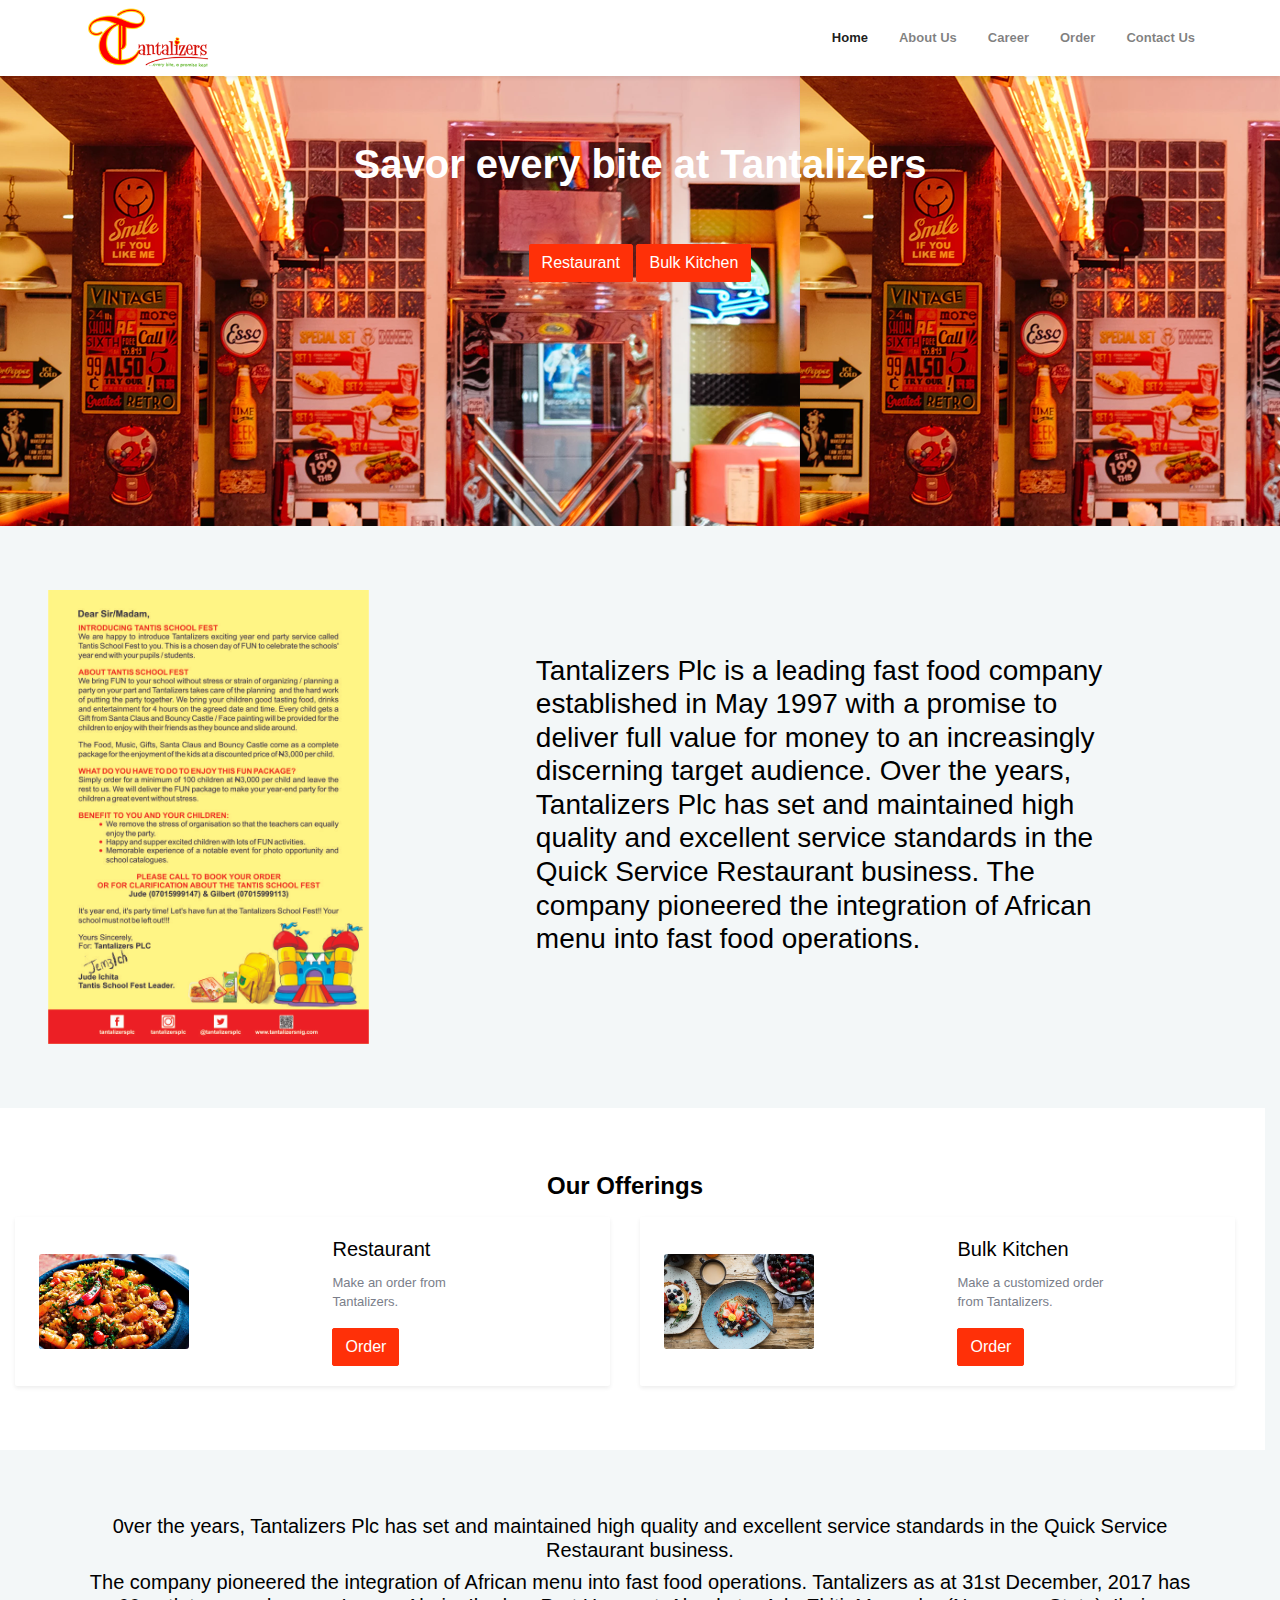
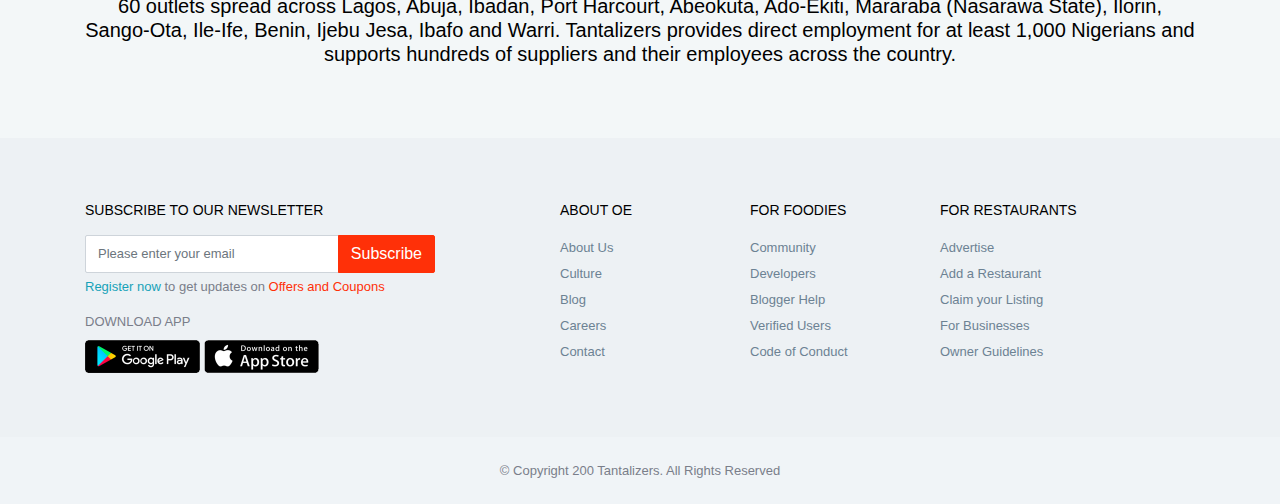
<file: index.html>
<!doctype html>
<html lang="en">
<head>
      <!-- Required meta tags -->
      <meta charset="utf-8">
      <meta name="viewport" content="width=device-width, initial-scale=1, shrink-to-fit=no">
      <meta name="description" content="Askbootstrap">
      <meta name="author" content="Askbootstrap">
      <title>Tantalizers</title>
      <!-- Favicon Icon -->
      <link rel="icon" type="image/png" href="img/favicon.png">
      <!-- Bootstrap core CSS-->
      <link href="vendor/bootstrap/css/bootstrap.min.css" rel="stylesheet">
      <!-- Font Awesome-->
      <link href="vendor/fontawesome/css/all.min.css" rel="stylesheet">
      <!-- Font Awesome-->
      <link href="vendor/icofont/icofont.min.css" rel="stylesheet">
      <!-- Select2 CSS-->
      <link href="vendor/select2/css/select2.min.css" rel="stylesheet">
      <!-- Custom styles for this template-->
      <link href="css/osahan.css" rel="stylesheet">
      <!-- Owl Carousel -->
      <link rel="stylesheet" href="vendor/owl-carousel/owl.carousel.css">
      <link rel="stylesheet" href="vendor/owl-carousel/owl.theme.css">
   </head>
   <body>
      <nav class="navbar navbar-expand-lg navbar-light bg-light osahan-nav shadow-sm">
         <div class="container">
            <a class="navbar-brand" href="index.html"><img alt="logo" src="img/logo.png" style="height: 64px;"></a>
            <button class="navbar-toggler" type="button" data-toggle="collapse" data-target="#navbarNavDropdown" aria-controls="navbarNavDropdown" aria-expanded="false" aria-label="Toggle navigation">
            <span class="navbar-toggler-icon"></span>
            </button>
            <div class="collapse navbar-collapse" id="navbarNavDropdown">
               <ul class="navbar-nav ml-auto">
                  <li class="nav-item active">
                     <a class="nav-link" href="index.html">Home <span class="sr-only">(current)</span></a>
                  </li>
                  <li class="nav-item">
                     <a class="nav-link" href="index.html">About Us </a>
                  </li>
                  <li class="nav-item">
                     <a class="nav-link" href="index.html">Career </a>
                  </li>
                  <li class="nav-item">
                     <a class="nav-link" href="shop.html">Order </a>
                  </li>
                  <li class="nav-item">
                     <a class="nav-link" href="index.html">Contact Us </a>
                  </li>
                  <!-- <li class="nav-item dropdown">
                     <a class="nav-link dropdown-toggle" href="#" role="button" data-toggle="dropdown" aria-haspopup="true" aria-expanded="false">
                     Pages
                     </a>
                     <div class="dropdown-menu dropdown-menu-right shadow-sm border-0">
                        <a class="dropdown-item" href="track-order.html">Track Order</a>
                        <a class="dropdown-item" href="invoice.html">Invoice</a>
                     </div>
                  </li>
                  <li class="nav-item dropdown">
                     <a class="nav-link dropdown-toggle" href="#" role="button" data-toggle="dropdown" aria-haspopup="true" aria-expanded="false">
                     <img alt="Generic placeholder image" src="img/user/4.png" class="nav-osahan-pic rounded-pill"> My Account
                     </a>
                     <div class="dropdown-menu dropdown-menu-right shadow-sm border-0">
                        <a class="dropdown-item" href="orders.html#orders"><i class="icofont-food-cart"></i> Orders</a>
                     </div>
                  </li> -->
                  <!-- <li class="nav-item dropdown dropdown-cart">
                     <a class="nav-link dropdown-toggle" href="#" role="button" data-toggle="dropdown" aria-haspopup="true" aria-expanded="false">
                     <i class="fas fa-shopping-basket"></i> Cart
                     <span class="badge badge-success">5</span>
                     </a>
                     <div class="dropdown-menu dropdown-cart-top p-0 dropdown-menu-right shadow-sm border-0">
                        <div class="dropdown-cart-top-body border-top p-4">
                           <p class="mb-2"><i class="icofont-ui-press text-danger food-item"></i> Chicken Tikka Sub 12" (30 cm) x 1   <span class="float-right text-secondary">#314</span></p>
                           <p class="mb-2"><i class="icofont-ui-press text-success food-item"></i> Corn & Peas Salad x 1   <span class="float-right text-secondary">#209</span></p>
                           <p class="mb-2"><i class="icofont-ui-press text-success food-item"></i> Veg Seekh Sub 6" (15 cm) x 1  <span class="float-right text-secondary">#133</span></p>
                           <p class="mb-2"><i class="icofont-ui-press text-danger food-item"></i> Chicken Tikka Sub 12" (30 cm) x 1   <span class="float-right text-secondary">#314</span></p>
                           <p class="mb-2"><i class="icofont-ui-press text-danger food-item"></i> Corn & Peas Salad x 1   <span class="float-right text-secondary">#209</span></p>
                        </div>
                        <div class="dropdown-cart-top-footer border-top p-4">
                           <p class="mb-0 font-weight-bold text-secondary">Sub Total <span class="float-right text-dark">#499</span></p>
                           <small class="text-info">Extra charges may apply</small>  
                        </div>
                        <div class="dropdown-cart-top-footer border-top p-2">
                           <a class="btn btn-success btn-block btn-lg" href="checkout.html"> Checkout</a>
                        </div>
                     </div>
                  </li> -->
               </ul>
            </div>
         </div>
      </nav>

      <section class="pt-5 pb-5 homepage-search-block position-relative" style="background-image: url('img/gallery/2.png'); height: 50vh;">
         <div class="banner-overlay">
         <div class="container">
            <div class="row d-flex align-items-center">
               <div class="col-md-8 offset-md-2">
                  <div class="homepage-search-title text-center">
                     <h1 class="mb-2 font-weight-normal"><span class="font-weight-bold text-white">Savor every bite at Tantalizers</h1>
                        <a href="shop.html" class="btn btn-primary mt-5">Restaurant</a>
                        <a href="shop.html" class="btn btn-primary mt-5">Bulk Kitchen</a>
                  </div>
                  <div class="homepage-search-form">

                  </div>
                  
               </div>

            </div>
            </div>
         </div>
      </section>
      <div class="row py-5 container-fluid">
         <div class="col-sm-4 px-5">
            <img src="img/intro.jpg" class="img-fluid">
         </div>
         <div class="col-md-6 offset-md-1 pt-5">
            <h3 class="font-weight-normal">Tantalizers Plc is a leading fast food company established in May 1997 with a promise to deliver full value for money to an increasingly discerning target audience. Over the years, Tantalizers Plc has set and maintained high quality and excellent service standards in the Quick Service Restaurant business. The company pioneered the integration of African menu into fast food operations.</h3>
         </div>
      </div>
      <div class="row py-5 bg-white container-fluid">
               <div class="col-md-12">
                  <h4 class="font-weight-bold mt-0 mb-3 text-center">Our Offerings</h4>
               </div>
               <div class="col-md-6">
                  <div class="card offer-card-horizontal border-0 shadow-sm">
                     <div class="row d-flex align-items-center no-gutters">
                        <div class="col-md-4 p-4 col-sm-12">
                           <img src="img/list/7.png" class="card-img" alt="..." style="">
                        </div>
                        <div class="col-md-4 offset-md-2">
                           <div class="card-body">
                              <h5 class="card-title">Restaurant</h5>
                              <p class="card-text">Make an order from Tantalizers.</p>
                              <a href="shop.html" class="btn btn-primary">Order</a>
                           </div>
                        </div>
                     </div>
                  </div>
               </div>
               <div class="col-md-6">
                  <div class="card offer-card-horizontal border-0 shadow-sm">
                     <div class="row d-flex align-items-center no-gutters">
                        <div class="col-md-4 p-4 col-sm-12">
                           <img src="img/list/8.png" class="card-img" alt="..." style="">
                        </div>
                        <div class="col-md-4 offset-md-2">
                           <div class="card-body">
                              <h5 class="card-title">Bulk Kitchen</h5>
                              <p class="card-text">Make a customized order from Tantalizers.</p>
                              <a href="shop.html" class="btn btn-primary">Order</a>
                           </div>
                        </div>
                     </div>
                  </div>
               </div>
            </div>
            <section class="section pt-5 pb-5 text-center">
         <div class="container">
            <div class="row">
               <div class="col-sm-12">
                  <h5>0ver the years, Tantalizers Plc has set and maintained high quality and excellent service standards in the Quick Service Restaurant business.</h5>

                  <h5>The company pioneered the integration of African menu into fast food operations. Tantalizers as at 31st December, 2017 has 60 outlets spread across Lagos, Abuja, Ibadan, Port Harcourt, Abeokuta, Ado-Ekiti, Mararaba (Nasarawa State), Ilorin, Sango-Ota, Ile-Ife, Benin, Ijebu Jesa, Ibafo and Warri. Tantalizers provides direct employment for at least 1,000 Nigerians and supports hundreds of suppliers and their employees across the country.</h5>
               </div>
            </div>
         </div>
      </section>

      <section class="footer pt-5 pb-5">
         <div class="container">
            <div class="row">
               <div class="col-md-4 col-12 col-sm-12">
                  <h6 class="mb-3">Subscribe to our Newsletter</h6>
                  <form class="newsletter-form mb-1">
                     <div class="input-group">
                        <input type="text" placeholder="Please enter your email" class="form-control">
                        <div class="input-group-append">
                           <button type="button" class="btn btn-primary">
                           Subscribe
                           </button>
                        </div>
                     </div>
                  </form>
                  <p><a class="text-info" href="register.html">Register now</a> to get updates on <a href="offers.html">Offers and Coupons</a></p>
                  <div class="app">
                     <p class="mb-2">DOWNLOAD APP</p>
                     <a href="#">
                     <img class="img-fluid" src="img/google.png">
                     </a>
                     <a href="#">
                     <img class="img-fluid" src="img/apple.png">
                     </a>
                  </div>
               </div>
               <div class="col-md-1 col-sm-6 mobile-none">
               </div>
               <div class="col-md-2 col-6 col-sm-4">
                  <h6 class="mb-3">About OE</h6>
                  <ul>
                     <li><a href="#">About Us</a></li>
                     <li><a href="#">Culture</a></li>
                     <li><a href="#">Blog</a></li>
                     <li><a href="#">Careers</a></li>
                     <li><a href="#">Contact</a></li>
                  </ul>
               </div>
               <div class="col-md-2 col-6 col-sm-4">
                  <h6 class="mb-3">For Foodies</h6>
                  <ul>
                     <li><a href="#">Community</a></li>
                     <li><a href="#">Developers</a></li>
                     <li><a href="#">Blogger Help</a></li>
                     <li><a href="#">Verified Users</a></li>
                     <li><a href="#">Code of Conduct</a></li>
                  </ul>
               </div>
               <div class="col-md-2 m-none col-4 col-sm-4">
                  <h6 class="mb-3">For Restaurants</h6>
                  <ul>
                     <li><a href="#">Advertise</a></li>
                     <li><a href="#">Add a Restaurant</a></li>
                     <li><a href="#">Claim your Listing</a></li>
                     <li><a href="#">For Businesses</a></li>
                     <li><a href="#">Owner Guidelines</a></li>
                  </ul>
               </div>
            </div>
         </div>
      </section>
      <footer class="pt-4 pb-4 text-center">
         <div class="container">
            <p class="mt-0 mb-0">© Copyright 200 Tantalizers. All Rights Reserved</p>
            <!-- <small class="mt-0 mb-0"> Made with <i class="fas fa-heart heart-icon text-danger"></i> by
            <a class="text-danger" target="_blank" href="../../../www.instagram.com/iamgurdeeposahan/index.html">Gurdeep Osahan</a> - <a class="text-primary" target="_blank" href="https://askbootstrap.com/">Ask Bootstrap</a>
            </small> -->
         </div>
      </footer>
      <!-- jQuery -->
      <script src="vendor/jquery/jquery-3.3.1.slim.min.js"></script>
      <!-- Bootstrap core JavaScript-->
      <script src="vendor/bootstrap/js/bootstrap.bundle.min.js"></script>
      <!-- Select2 JavaScript-->
      <script src="vendor/select2/js/select2.min.js"></script>
      <!-- Owl Carousel -->
      <script src="vendor/owl-carousel/owl.carousel.js"></script>
      <!-- Custom scripts for all pages-->
      <script src="js/custom.js"></script>
   </body>

</html>
</file>
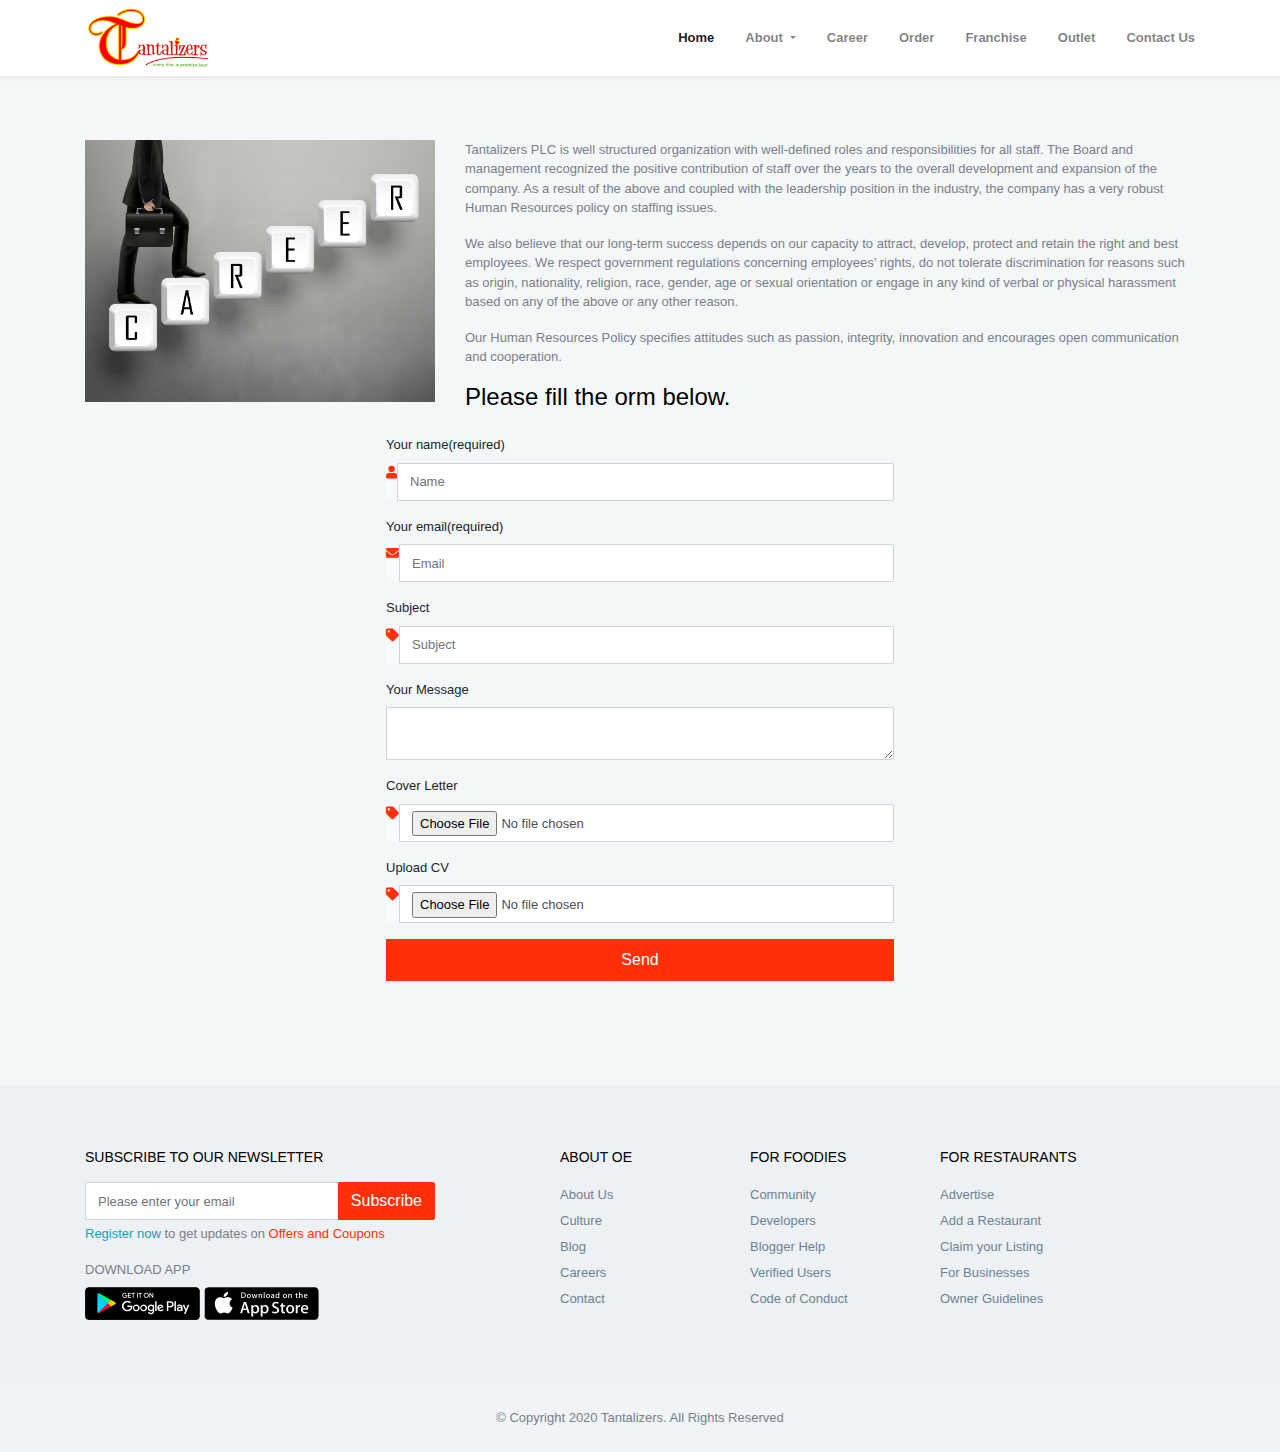
<file: career.html>
<!doctype html>
<html lang="en">
<head>
      <!-- Required meta tags -->
      <meta charset="utf-8">
      <meta name="viewport" content="width=device-width, initial-scale=1, shrink-to-fit=no">
      <meta name="description" content="Askbootstrap">
      <meta name="author" content="Askbootstrap">
      <title>Tantalizers</title>
      <!-- Favicon Icon -->
      <link rel="icon" type="image/png" href="img/favicon.png">
      <!-- Bootstrap core CSS-->
      <link href="vendor/bootstrap/css/bootstrap.min.css" rel="stylesheet">
      <!-- Font Awesome-->
      <link href="vendor/fontawesome/css/all.min.css" rel="stylesheet">
      <!-- Font Awesome-->
      <link href="vendor/icofont/icofont.min.css" rel="stylesheet">
      <!-- Select2 CSS-->
      <link href="vendor/select2/css/select2.min.css" rel="stylesheet">
      <!-- Custom styles for this template-->
      <link href="css/osahan.css" rel="stylesheet">
      <!-- Owl Carousel -->
      <link rel="stylesheet" href="vendor/owl-carousel/owl.carousel.css">
      <link rel="stylesheet" href="vendor/owl-carousel/owl.theme.css">
   </head>
   <body>
      <nav class="navbar navbar-expand-lg navbar-light bg-light osahan-nav shadow-sm">
         <div class="container">
            <a class="navbar-brand" href="index.html"><img alt="logo" src="img/logo.png" style="height: 64px;"></a>
            <button class="navbar-toggler" type="button" data-toggle="collapse" data-target="#navbarNavDropdown" aria-controls="navbarNavDropdown" aria-expanded="false" aria-label="Toggle navigation">
            <span class="navbar-toggler-icon"></span>
            </button>
            <div class="collapse navbar-collapse" id="navbarNavDropdown">
               <ul class="navbar-nav ml-auto">
                  <li class="nav-item active">
                     <a class="nav-link" href="index.html">Home <span class="sr-only">(current)</span></a>
                  </li>
                  <li class="nav-item dropdown">
                     <a class="nav-link dropdown-toggle" href="#" role="button" data-toggle="dropdown" aria-haspopup="true" aria-expanded="false">
                     About
                     </a>
                     <div class="dropdown-menu dropdown-menu-right shadow-sm border-0">
                        <a class="dropdown-item" href="">Management Profile</a>
                        <a class="dropdown-item" href="">Board of directors</a>
                        <a class="dropdown-item" href="">Quality, Environment, health and safety(QEHS))</a>
                        <a class="dropdown-item" href="">Products</a>
                     </div>
                  </li>
                  <li class="nav-item">
                     <a class="nav-link" href="career.html">Career </a>
                  </li>
                  <li class="nav-item">
                     <a class="nav-link" href="shop.html">Order </a>
                  </li>
                  <li class="nav-item">
                     <a class="nav-link" href="franchise.html">Franchise </a>
                  </li>
                  <li class="nav-item">
                     <a class="nav-link" href="outlet.html">Outlet </a>
                  </li>
                  <li class="nav-item">
                     <a class="nav-link" href="contact.html">Contact Us </a>
                  </li>
                  <!-- <li class="nav-item dropdown">
                     <a class="nav-link dropdown-toggle" href="#" role="button" data-toggle="dropdown" aria-haspopup="true" aria-expanded="false">
                     Pages
                     </a>
                     <div class="dropdown-menu dropdown-menu-right shadow-sm border-0">
                        <a class="dropdown-item" href="track-order.html">Track Order</a>
                        <a class="dropdown-item" href="invoice.html">Invoice</a>
                     </div>
                  </li>
                  <li class="nav-item dropdown">
                     <a class="nav-link dropdown-toggle" href="#" role="button" data-toggle="dropdown" aria-haspopup="true" aria-expanded="false">
                     <img alt="Generic placeholder image" src="img/user/4.png" class="nav-osahan-pic rounded-pill"> My Account
                     </a>
                     <div class="dropdown-menu dropdown-menu-right shadow-sm border-0">
                        <a class="dropdown-item" href="orders.html#orders"><i class="icofont-food-cart"></i> Orders</a>
                     </div>
                  </li> -->
                  <!-- <li class="nav-item dropdown dropdown-cart">
                     <a class="nav-link dropdown-toggle" href="#" role="button" data-toggle="dropdown" aria-haspopup="true" aria-expanded="false">
                     <i class="fas fa-shopping-basket"></i> Cart
                     <span class="badge badge-success">5</span>
                     </a>
                     <div class="dropdown-menu dropdown-cart-top p-0 dropdown-menu-right shadow-sm border-0">
                        <div class="dropdown-cart-top-body border-top p-4">
                           <p class="mb-2"><i class="icofont-ui-press text-danger food-item"></i> Chicken Tikka Sub 12" (30 cm) x 1   <span class="float-right text-secondary">#314</span></p>
                           <p class="mb-2"><i class="icofont-ui-press text-success food-item"></i> Corn & Peas Salad x 1   <span class="float-right text-secondary">#209</span></p>
                           <p class="mb-2"><i class="icofont-ui-press text-success food-item"></i> Veg Seekh Sub 6" (15 cm) x 1  <span class="float-right text-secondary">#133</span></p>
                           <p class="mb-2"><i class="icofont-ui-press text-danger food-item"></i> Chicken Tikka Sub 12" (30 cm) x 1   <span class="float-right text-secondary">#314</span></p>
                           <p class="mb-2"><i class="icofont-ui-press text-danger food-item"></i> Corn & Peas Salad x 1   <span class="float-right text-secondary">#209</span></p>
                        </div>
                        <div class="dropdown-cart-top-footer border-top p-4">
                           <p class="mb-0 font-weight-bold text-secondary">Sub Total <span class="float-right text-dark">#499</span></p>
                           <small class="text-info">Extra charges may apply</small>  
                        </div>
                        <div class="dropdown-cart-top-footer border-top p-2">
                           <a class="btn btn-success btn-block btn-lg" href="checkout.html"> Checkout</a>
                        </div>
                     </div>
                  </li> -->
               </ul>
            </div>
         </div>
      </nav>
      <section class="section pt-5 pb-5 osahan-not-found-page">
         <div class="container">
          <div class="row">
            <div class="col-sm-4">
              <img src="img/career.jpg" class="img-fluid">
            </div>
            <div class="col-sm-8">
<p>Tantalizers PLC is well structured organization with well-defined roles and responsibilities for all staff. The Board and management recognized the positive contribution of staff over the years to the overall development and expansion of the company.
As a result of the above and coupled with the leadership position in the industry, the company has a very robust Human Resources policy on staffing issues.</p>


<p>We also believe that our long-term success depends on our capacity to attract, develop, protect and retain the right and best employees.
We respect government regulations concerning employees’ rights, do not tolerate discrimination for reasons such as origin, nationality, religion, race, gender, age or sexual orientation or engage in any kind of verbal or physical harassment based on any of the above or any other reason.</p>

<p>Our Human Resources Policy specifies attitudes such as passion, integrity, innovation and encourages open communication and cooperation.</p>

<h4 class="h4">Please fill the orm below.</h4>


            </div>
          </div>

    <div class="row">

        <!--Grid column-->
        <div class="col-lg-6 mb-4 offset-lg-3">

            <div class="card-body p-3">

                    <!--Body-->
                    <div class="form-group">
                        <label>Your name(required)</label>
                        <div class="input-group">
                            <div class="input-group-addon bg-light"><i class="fa fa-user text-primary"></i></div>
                            <input type="text" class="form-control" id="inlineFormInputGroupUsername" placeholder="Name">
                        </div>
                    </div>
                    <div class="form-group">
                        <label>Your email(required)</label>
                        <div class="input-group mb-2 mb-sm-0">
                            <div class="input-group-addon bg-light"><i class="fa fa-envelope text-primary"></i></div>
                            <input type="email" class="form-control" id="inlineFormInputGroupUsername" placeholder="Email">
                        </div>
                    </div>
                    <div class="form-group">
                        <label>Subject</label>
                        <div class="input-group mb-2 mb-sm-0">
                            <div class="input-group-addon bg-light"><i class="fa fa-tag prefix text-primary"></i></div>
                            <input type="text" class="form-control" id="inlineFormInputGroupUsername" placeholder="Subject">
                        </div>
                    </div>
                    <div class="form-group">
                        <label>Your Message</label>
                        <div class="input-group mb-2 mb-sm-0">
                            <div class="input-group-addon bg-light"><i class="fa fa-pencil text-primary"></i></div>
                            <textarea class="form-control"></textarea>
                        </div>
                    </div>
                    <div class="form-group">
                        <label>Cover Letter</label>
                        <div class="input-group mb-2 mb-sm-0">
                            <div class="input-group-addon bg-light"><i class="fa fa-tag prefix text-primary"></i></div>
                            <input type="file" class="form-control" id="inlineFormInputGroupUsername" placeholder="Subject">
                        </div>
                    </div>
                    <div class="form-group">
                        <label>Upload CV</label>
                        <div class="input-group mb-2 mb-sm-0">
                            <div class="input-group-addon bg-light"><i class="fa fa-tag prefix text-primary"></i></div>
                            <input type="file" class="form-control" id="inlineFormInputGroupUsername" placeholder="Subject">
                        </div>
                    </div>
                    <div class="text-center">
                        <button class="btn btn-primary btn-block rounded-0 py-2">Send</button>
                    </div>

                </div>

        </div>
        <!--Grid column-->

    </div>
         </div>
      </section>
      <section class="footer pt-5 pb-5">
         <div class="container">
            <div class="row">
               <div class="col-md-4 col-12 col-sm-12">
                  <h6 class="mb-3">Subscribe to our Newsletter</h6>
                  <form class="newsletter-form mb-1">
                     <div class="input-group">
                        <input type="text" placeholder="Please enter your email" class="form-control">
                        <div class="input-group-append">
                           <button type="button" class="btn btn-primary">
                           Subscribe
                           </button>
                        </div>
                     </div>
                  </form>
                  <p><a class="text-info" href="register.html">Register now</a> to get updates on <a href="offers.html">Offers and Coupons</a></p>
                  <div class="app">
                     <p class="mb-2">DOWNLOAD APP</p>
                     <a href="#">
                     <img class="img-fluid" src="img/google.png">
                     </a>
                     <a href="#">
                     <img class="img-fluid" src="img/apple.png">
                     </a>
                  </div>
               </div>
               <div class="col-md-1 col-sm-6 mobile-none">
               </div>
               <div class="col-md-2 col-4 col-sm-4">
                  <h6 class="mb-3">About OE</h6>
                  <ul>
                     <li><a href="#">About Us</a></li>
                     <li><a href="#">Culture</a></li>
                     <li><a href="#">Blog</a></li>
                     <li><a href="#">Careers</a></li>
                     <li><a href="#">Contact</a></li>
                  </ul>
               </div>
               <div class="col-md-2 col-4 col-sm-4">
                  <h6 class="mb-3">For Foodies</h6>
                  <ul>
                     <li><a href="#">Community</a></li>
                     <li><a href="#">Developers</a></li>
                     <li><a href="#">Blogger Help</a></li>
                     <li><a href="#">Verified Users</a></li>
                     <li><a href="#">Code of Conduct</a></li>
                  </ul>
               </div>
               <div class="col-md-2 col-4 col-sm-4">
                  <h6 class="mb-3">For Restaurants</h6>
                  <ul>
                     <li><a href="#">Advertise</a></li>
                     <li><a href="#">Add a Restaurant</a></li>
                     <li><a href="#">Claim your Listing</a></li>
                     <li><a href="#">For Businesses</a></li>
                     <li><a href="#">Owner Guidelines</a></li>
                  </ul>
               </div>
            </div>
         </div>
      </section>
      <footer class="pt-4 pb-4 text-center">
         <div class="container">
            <p class="mt-0 mb-0">© Copyright 2020 Tantalizers. All Rights Reserved</p>
            <!-- <small class="mt-0 mb-0"> Made with <i class="fas fa-heart heart-icon text-danger"></i> by
            <a class="text-danger" target="_blank" href="../../../www.instagram.com/iamgurdeeposahan/index.html">Gurdeep Osahan</a> - <a class="text-primary" target="_blank" href="https://askbootstrap.com/">Ask Bootstrap</a>
            </small> -->
         </div>
      </footer>
      <!-- jQuery -->
      <script src="vendor/jquery/jquery-3.3.1.slim.min.js"></script>
      <!-- Bootstrap core JavaScript-->
      <script src="vendor/bootstrap/js/bootstrap.bundle.min.js"></script>
      <!-- Select2 JavaScript-->
      <script src="vendor/select2/js/select2.min.js"></script>
      <!-- Custom scripts for all pages-->
      <script src="js/custom.js"></script>
   </body>

<!-- Mirrored from askbootstrap.com/preview/food-line/thanks.html by HTTrack Website Copier/3.x [XR&CO'2014], Wed, 12 Aug 2020 19:20:50 GMT -->
</html>
</file>
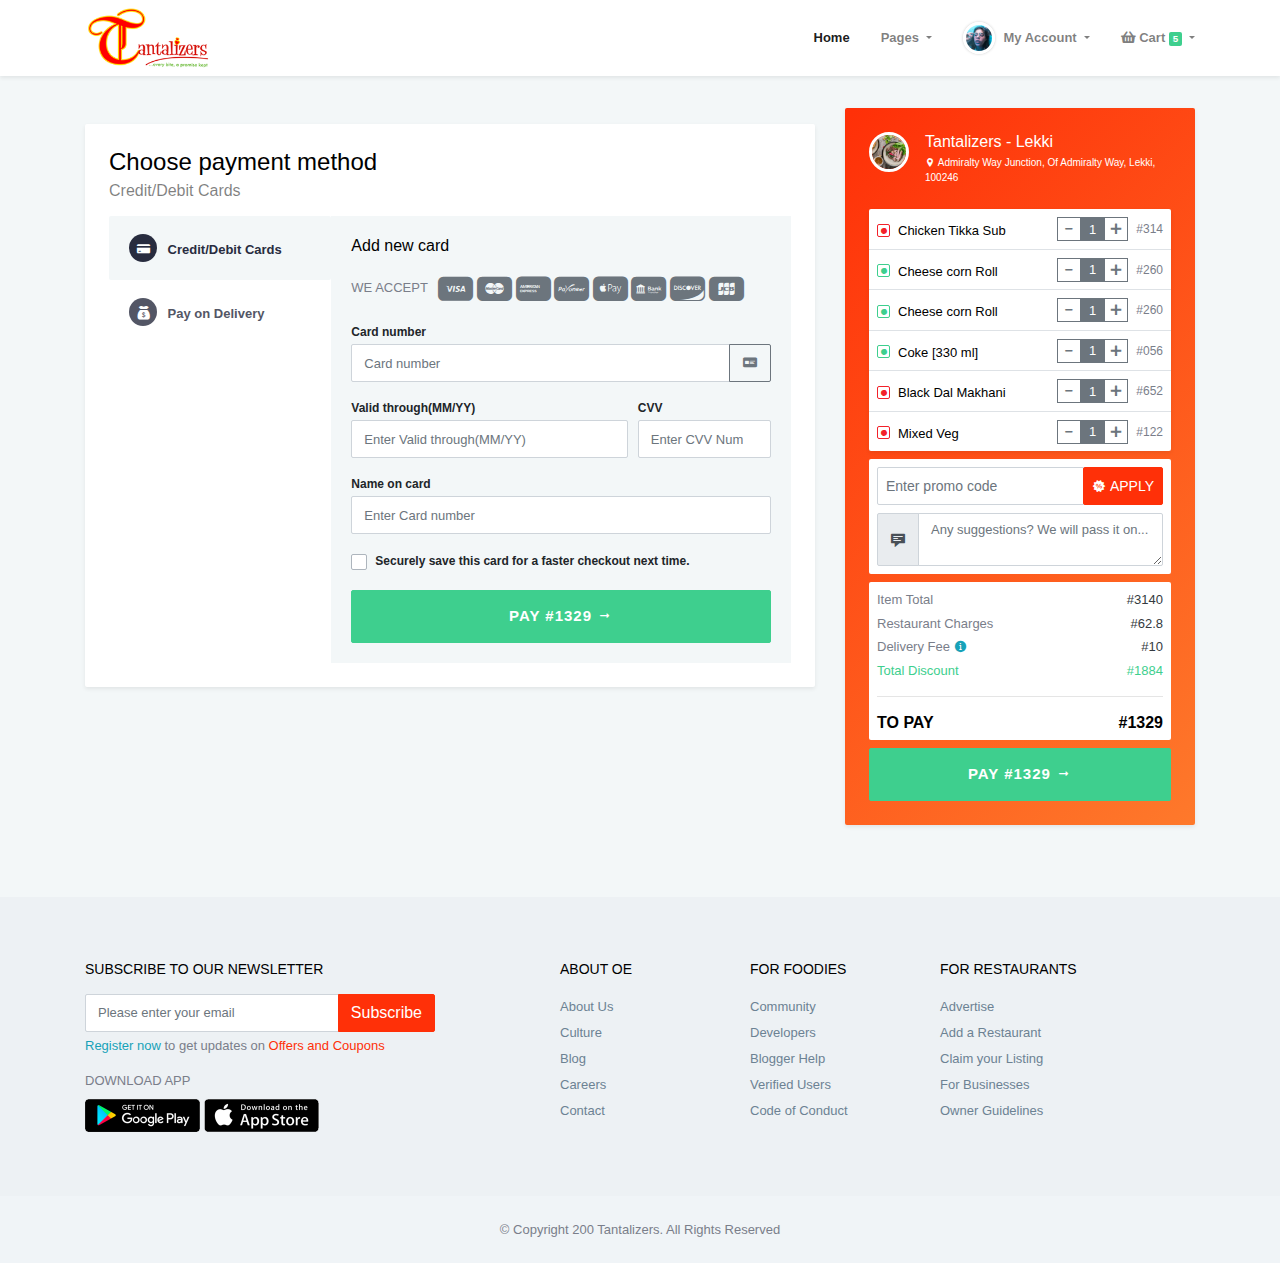
<file: checkout.html>
<!doctype html>
<html lang="en">
<head>
      <!-- Required meta tags -->
      <meta charset="utf-8">
      <meta name="viewport" content="width=device-width, initial-scale=1, shrink-to-fit=no">
      <meta name="description" content="Askbootstrap">
      <meta name="author" content="Askbootstrap">
      <title>Tantalizers</title>
      <!-- Favicon Icon -->
      <link rel="icon" type="image/png" href="img/favicon.png">
      <!-- Bootstrap core CSS-->
      <link href="vendor/bootstrap/css/bootstrap.min.css" rel="stylesheet">
      <!-- Font Awesome-->
      <link href="vendor/fontawesome/css/all.min.css" rel="stylesheet">
      <!-- Font Awesome-->
      <link href="vendor/icofont/icofont.min.css" rel="stylesheet">
      <!-- Select2 CSS-->
      <link href="vendor/select2/css/select2.min.css" rel="stylesheet">
      <!-- Custom styles for this template-->
      <link href="css/osahan.css" rel="stylesheet">
      <!-- Owl Carousel -->
      <link rel="stylesheet" href="vendor/owl-carousel/owl.carousel.css">
      <link rel="stylesheet" href="vendor/owl-carousel/owl.theme.css">
   </head>
   <body>
      <nav class="navbar navbar-expand-lg navbar-light bg-light osahan-nav shadow-sm">
         <div class="container">
            <a class="navbar-brand" href="index.html"><img alt="logo" src="img/logo.png" style="height: 64px;"></a>
            <button class="navbar-toggler" type="button" data-toggle="collapse" data-target="#navbarNavDropdown" aria-controls="navbarNavDropdown" aria-expanded="false" aria-label="Toggle navigation">
            <span class="navbar-toggler-icon"></span>
            </button>
            <div class="collapse navbar-collapse" id="navbarNavDropdown">
               <ul class="navbar-nav ml-auto">
                  <li class="nav-item active">
                     <a class="nav-link" href="index.html">Home <span class="sr-only">(current)</span></a>
                  </li>
                  <li class="nav-item dropdown">
                     <a class="nav-link dropdown-toggle" href="#" role="button" data-toggle="dropdown" aria-haspopup="true" aria-expanded="false">
                     Pages
                     </a>
                     <div class="dropdown-menu dropdown-menu-right shadow-sm border-0">
                        <a class="dropdown-item" href="track-order.html">Track Order</a>
                        <a class="dropdown-item" href="invoice.html">Invoice</a>
                     </div>
                  </li>
                  <li class="nav-item dropdown">
                     <a class="nav-link dropdown-toggle" href="#" role="button" data-toggle="dropdown" aria-haspopup="true" aria-expanded="false">
                     <img alt="Generic placeholder image" src="img/user/4.png" class="nav-osahan-pic rounded-pill"> My Account
                     </a>
                     <div class="dropdown-menu dropdown-menu-right shadow-sm border-0">
                        <!-- <a class="dropdown-item" href="orders.html#orders"><i class="icofont-food-cart"></i> Orders</a> -->
                     </div>
                  </li>
                  <li class="nav-item dropdown dropdown-cart">
                     <a class="nav-link dropdown-toggle" href="#" role="button" data-toggle="dropdown" aria-haspopup="true" aria-expanded="false">
                     <i class="fas fa-shopping-basket"></i> Cart
                     <span class="badge badge-success">5</span>
                     </a>
                     <div class="dropdown-menu dropdown-cart-top p-0 dropdown-menu-right shadow-sm border-0">
                        <!-- <div class="dropdown-cart-top-header p-4">
                           <img class="img-fluid mr-3" alt="osahan" src="img/cart.jpg">
                           <h6 class="mb-0">Gus's World Famous Chicken</h6>
                           <p class="text-secondary mb-0">310 S Front St, Memphis, USA</p>
                           <small><a class="text-primary font-weight-bold" href="#">View Full Menu</a></small>
                        </div> -->
                        <div class="dropdown-cart-top-body border-top p-4">
                           <p class="mb-2"><i class="icofont-ui-press text-danger food-item"></i> Chicken Tikka Sub 12" (30 cm) x 1   <span class="float-right text-secondary">#314</span></p>
                           <p class="mb-2"><i class="icofont-ui-press text-success food-item"></i> Corn & Peas Salad x 1   <span class="float-right text-secondary">#209</span></p>
                           <p class="mb-2"><i class="icofont-ui-press text-success food-item"></i> Veg Seekh Sub 6" (15 cm) x 1  <span class="float-right text-secondary">#133</span></p>
                           <p class="mb-2"><i class="icofont-ui-press text-danger food-item"></i> Chicken Tikka Sub 12" (30 cm) x 1   <span class="float-right text-secondary">#314</span></p>
                           <p class="mb-2"><i class="icofont-ui-press text-danger food-item"></i> Corn & Peas Salad x 1   <span class="float-right text-secondary">#209</span></p>
                        </div>
                        <div class="dropdown-cart-top-footer border-top p-4">
                           <p class="mb-0 font-weight-bold text-secondary">Sub Total <span class="float-right text-dark">#499</span></p>
                           <small class="text-info">Extra charges may apply</small>  
                        </div>
                        <div class="dropdown-cart-top-footer border-top p-2">
                           <a class="btn btn-success btn-block btn-lg" href="checkout.html"> Checkout</a>
                        </div>
                     </div>
                  </li>
               </ul>
            </div>
         </div>
      </nav>
      <section class="offer-dedicated-body mt-4 mb-4 pt-2 pb-2">
         <div class="container">
            <div class="row">
               <div class="col-md-8">
                  <div class="offer-dedicated-body-left">
                     
					 <div class="pt-2"></div>
<!-- 					 <div class="bg-white rounded shadow-sm p-4 mb-4">
                        <h4 class="mb-1">Choose a delivery address</h4>
                        <h6 class="mb-3 text-black-50">Multiple addresses in this location</h6>
                        <div class="row">
                           <div class="col-md-6">
                              <div class="bg-white card addresses-item mb-4 border border-success">
                                 <div class="gold-members p-4">
                                    <div class="media">
                                       <div class="mr-3"><i class="icofont-ui-home icofont-3x"></i></div>
                                       <div class="media-body">
                                          <h6 class="mb-1 text-black">Home</h6>
                                          <p class="text-black">291/d/1, 291, Jawaddi Kalan, Ludhiana, Punjab 141002, India
                                          </p>
                                          <p class="mb-0 text-black font-weight-bold"><a class="btn btn-sm btn-success mr-2" href="#"> DELIVER HERE</a> 
                                             <span>30MIN</span>
                                          </p>
                                       </div>
                                    </div>
                                 </div>
                              </div>
                           </div>
                           <div class="col-md-6">
                              <div class="bg-white card addresses-item mb-4">
                                 <div class="gold-members p-4">
                                    <div class="media">
                                       <div class="mr-3"><i class="icofont-briefcase icofont-3x"></i></div>
                                       <div class="media-body">
                                          <h6 class="mb-1 text-secondary">Work</h6>
                                          <p>NCC, Model Town Rd Town, Ludhiana, Punjab 141002, India
                                          </p>
                                          <p class="mb-0 text-black font-weight-bold"><a class="btn btn-sm btn-secondary mr-2" href="#"> DELIVER HERE</a> 
                                             <span>40MIN</span>
                                          </p>
                                       </div>
                                    </div>
                                 </div>
                              </div>
                           </div>
                        </div>
                        <div class="row">
                           <div class="col-md-6">
                              <div class="bg-white card addresses-item">
                                 <div class="gold-members p-4">
                                    <div class="media">
                                       <div class="mr-3"><i class="icofont-location-pin icofont-3x"></i></div>
                                       <div class="media-body">
                                          <h6 class="mb-1 text-secondary">Other</h6>
                                          <p>Delhi Bypass Rd, Jawaddi Taksal, Ludhiana, Punjab 141002, India
                                          </p>
                                          <p class="mb-0 text-black font-weight-bold"><a class="btn btn-sm btn-secondary mr-2" href="#"> DELIVER HERE</a> 
                                             <span>45MIN</span>
                                          </p>
                                       </div>
                                    </div>
                                 </div>
                              </div>
                           </div>
                           <div class="col-md-6">
                              <div class="bg-white card addresses-item">
                                 <div class="gold-members p-4">
                                    <div class="media">
                                       <div class="mr-3"><i class="icofont-location-pin icofont-3x"></i></div>
                                       <div class="media-body">
                                          <h6 class="mb-1 text-secondary">Other</h6>
                                          <p>Pritm Nagar, Model Town, Ludhiana, Punjab 141002, India
                                          </p>
                                          <p class="mb-0 text-black font-weight-bold"><a data-toggle="modal" data-target="#add-address-modal" class="btn btn-sm btn-primary mr-2" href="#"> ADD NEW ADDRESS</a> 
                                          </p>
                                       </div>
                                    </div>
                                 </div>
                              </div>
                           </div>
                        </div>
                     </div> -->
					 <div class="pt-2"></div>
                     <div class="bg-white rounded shadow-sm p-4 osahan-payment">
                        <h4 class="mb-1">Choose payment method</h4>
                        <h6 class="mb-3 text-black-50">Credit/Debit Cards</h6>
                        <div class="row">
                           <div class="col-sm-4 pr-0">
                              <div class="nav flex-column nav-pills" id="v-pills-tab" role="tablist" aria-orientation="vertical">
                                 <a class="nav-link active" id="v-pills-home-tab" data-toggle="pill" href="#v-pills-home" role="tab" aria-controls="v-pills-home" aria-selected="true"><i class="icofont-credit-card"></i> Credit/Debit Cards</a>
                                 <!-- <a class="nav-link" id="v-pills-profile-tab" data-toggle="pill" href="#v-pills-profile" role="tab" aria-controls="v-pills-profile" aria-selected="false"><i class="icofont-id-card"></i> Food Cards</a>
                                 <a class="nav-link" id="v-pills-messages-tab" data-toggle="pill" href="#v-pills-messages" role="tab" aria-controls="v-pills-messages" aria-selected="false"><i class="icofont-card"></i> Credit</a>
                                 <a class="nav-link" id="v-pills-settings-tab" data-toggle="pill" href="#v-pills-settings" role="tab" aria-controls="v-pills-settings" aria-selected="false"><i class="icofont-bank-alt"></i> Netbanking</a> -->
                                 <a class="nav-link" id="v-pills-cash-tab" data-toggle="pill" href="#v-pills-cash" role="tab" aria-controls="v-pills-cash" aria-selected="false"><i class="icofont-money"></i> Pay on Delivery</a>
                              </div>
                           </div>
                           <div class="col-sm-8 pl-0">
                              <div class="tab-content h-100" id="v-pills-tabContent">
                                 <div class="tab-pane fade show active" id="v-pills-home" role="tabpanel" aria-labelledby="v-pills-home-tab">
                                    <h6 class="mb-3 mt-0 mb-3">Add new card</h6>
                                    <p>WE ACCEPT <span class="osahan-card">
                                       <i class="icofont-visa-alt"></i> <i class="icofont-mastercard-alt"></i> <i class="icofont-american-express-alt"></i> <i class="icofont-payoneer-alt"></i> <i class="icofont-apple-pay-alt"></i> <i class="icofont-bank-transfer-alt"></i> <i class="icofont-discover-alt"></i> <i class="icofont-jcb-alt"></i>
                                       </span>
                                    </p>
                                    <form>
                                       <div class="form-row">
                                          <div class="form-group col-md-12">
                                             <label for="inputPassword4">Card number</label>
                                             <div class="input-group">
                                                <input type="number" class="form-control" placeholder="Card number">
                                                <div class="input-group-append">
                                                   <button class="btn btn-outline-secondary" type="button" id="button-addon2"><i class="icofont-card"></i></button>
                                                </div>
                                             </div>
                                          </div>
                                          <div class="form-group col-md-8">
                                             <label>Valid through(MM/YY)
                                             </label>
                                             <input type="number" class="form-control" placeholder="Enter Valid through(MM/YY)">
                                          </div>
                                          <div class="form-group col-md-4">
                                             <label>CVV
                                             </label>
                                             <input type="number" class="form-control" placeholder="Enter CVV Number">
                                          </div>
                                          <div class="form-group col-md-12">
                                             <label>Name on card
                                             </label>
                                             <input type="text" class="form-control" placeholder="Enter Card number">
                                          </div>
                                          <div class="form-group col-md-12">
                                             <div class="custom-control custom-checkbox">
                                                <input type="checkbox" class="custom-control-input" id="customCheck1">
                                                <label class="custom-control-label" for="customCheck1">Securely save this card for a faster checkout next time.</label>
                                             </div>
                                          </div>
                                          <div class="form-group col-md-12 mb-0">
                                             <a href="/thanks.html" class="btn btn-success btn-block btn-lg">PAY #1329
                                             <i class="icofont-long-arrow-right"></i></a>
                                          </div>
                                       </div>
                                    </form>
                                 </div>
                                 <div class="tab-pane fade" id="v-pills-profile" role="tabpanel" aria-labelledby="v-pills-profile-tab">
                                    <h6 class="mb-3 mt-0 mb-3">Add new food card</h6>
                                    <p>WE ACCEPT  <span class="osahan-card">
                                       <i class="icofont-sage-alt"></i> <i class="icofont-stripe-alt"></i> <i class="icofont-google-wallet-alt-1"></i>
                                       </span>
                                    </p>
                                    <form>
                                       <div class="form-row">
                                          <div class="form-group col-md-12">
                                             <label for="inputPassword4">Card number</label>
                                             <div class="input-group">
                                                <input type="number" class="form-control" placeholder="Card number">
                                                <div class="input-group-append">
                                                   <button class="btn btn-outline-secondary" type="button" id="button-addon2"><i class="icofont-card"></i></button>
                                                </div>
                                             </div>
                                          </div>
                                          <div class="form-group col-md-8">
                                             <label>Valid through(MM/YY)
                                             </label>
                                             <input type="number" class="form-control" placeholder="Enter Valid through(MM/YY)">
                                          </div>
                                          <div class="form-group col-md-4">
                                             <label>CVV
                                             </label>
                                             <input type="number" class="form-control" placeholder="Enter CVV Number">
                                          </div>
                                          <div class="form-group col-md-12">
                                             <label>Name on card
                                             </label>
                                             <input type="text" class="form-control" placeholder="Enter Card number">
                                          </div>
                                          <div class="form-group col-md-12">
                                             <div class="custom-control custom-checkbox">
                                                <input type="checkbox" class="custom-control-input" id="customCheck1">
                                                <label class="custom-control-label" for="customCheck1">Securely save this card for a faster checkout next time.</label>
                                             </div>
                                          </div>
                                          <div class="form-group col-md-12 mb-0">
                                             <a href="/thanks.html" class="btn btn-success btn-block btn-lg">PAY #1329
                                             <i class="icofont-long-arrow-right"></i></a>
                                          </div>
                                       </div>
                                    </form>
                                 </div>
                                 <div class="tab-pane fade" id="v-pills-messages" role="tabpanel" aria-labelledby="v-pills-messages-tab">
                                    <div class="border shadow-sm-sm p-4 d-flex align-items-center bg-white mb-3">
                                       <i class="icofont-apple-pay-alt mr-3 icofont-3x"></i>
                                       <div class="d-flex flex-column">
                                          <h5 class="card-title">Apple Pay</h5>
                                          <p class="card-text">Apple Pay lets you order now & pay later at no extra cost.</p>
                                          <a href="#" class="card-link font-weight-bold">LINK ACCOUNT <i class="icofont-link-alt"></i></a>
                                       </div>
                                    </div>
                                    <div class="border shadow-sm-sm p-4 d-flex bg-white align-items-center mb-3">
                                       <i class="icofont-paypal-alt mr-3 icofont-3x"></i>
                                       <div class="d-flex flex-column">
                                          <h5 class="card-title">Paypal</h5>
                                          <p class="card-text">Paypal lets you order now & pay later at no extra cost.</p>
                                          <a href="#" class="card-link font-weight-bold">LINK ACCOUNT <i class="icofont-link-alt"></i></a>
                                       </div>
                                    </div>
                                    <div class="border shadow-sm-sm p-4 d-flex bg-white align-items-center">
                                       <i class="icofont-diners-club mr-3 icofont-3x"></i>
                                       <div class="d-flex flex-column">
                                          <h5 class="card-title">Diners Club</h5>
                                          <p class="card-text">Diners Club lets you order now & pay later at no extra cost.</p>
                                          <a href="#" class="card-link font-weight-bold">LINK ACCOUNT <i class="icofont-link-alt"></i></a>
                                       </div>
                                    </div>
                                 </div>
                                 <div class="tab-pane fade" id="v-pills-settings" role="tabpanel" aria-labelledby="v-pills-settings-tab">
                                    <h6 class="mb-3 mt-0 mb-3">Netbanking</h6>
                                    <form>
                                       <div class="btn-group btn-group-toggle" data-toggle="buttons">
                                          <label class="btn btn-outline-primary active">
                                          <input type="radio" name="options" id="option1" autocomplete="off" checked> HDFC <i class="icofont-check-circled"></i>
                                          </label>
                                          <label class="btn btn-outline-primary">
                                          <input type="radio" name="options" id="option2" autocomplete="off"> ICICI <i class="icofont-check-circled"></i>
                                          </label>
                                          <label class="btn btn-outline-primary">
                                          <input type="radio" name="options" id="option3" autocomplete="off"> AXIS <i class="icofont-check-circled"></i>
                                          </label>
                                       </div>
                                       <hr>
                                       <div class="form-row">
                                          <div class="form-group col-md-12">
                                             <label>Select Bank
                                             </label>
                                             <br>
                                             <select class="custom-select form-control">
                                                <option selected>Bank</option>
                                                <option value="1">One</option>
                                                <option value="2">Two</option>
                                                <option value="3">Three</option>
                                             </select>
                                          </div>
                                          <div class="form-group col-md-12 mb-0">
                                             <a href="/thanks.html" class="btn btn-success btn-block btn-lg">PAY #1329
                                             <i class="icofont-long-arrow-right"></i></a>
                                          </div>
                                       </div>
                                    </form>
                                 </div>
                                 <div class="tab-pane fade" id="v-pills-cash" role="tabpanel" aria-labelledby="v-pills-cash-tab">
                                    <h6 class="mb-3 mt-0 mb-3">Cash</h6>
                                    <p>Please keep exact change handy to help us serve you better</p>
                                    <hr>
                                    <form>
                                       <a href="/thanks.html" class="btn btn-success btn-block btn-lg">PAY #1329
                                       <i class="icofont-long-arrow-right"></i></a>
                                 </div>
                                 </form>
                              </div>
                           </div>
                        </div>
                     </div>
                  </div>
               </div>
               <div class="col-md-4">
                  <div class="generator-bg rounded shadow-sm mb-4 p-4 osahan-cart-item">
                     <div class="d-flex mb-4 osahan-cart-item-profile">
                        <img class="img-fluid mr-3 rounded-pill" alt="osahan" src="img/2.jpg">
                        <div class="d-flex flex-column">
                           <h6 class="mb-1 text-white">Tantalizers - Lekki
                           </h6>
                           <p class="mb-0 text-white"><i class="icofont-location-pin"></i> Admiralty Way Junction, Of Admiralty Way, Lekki, 100246</p>
                        </div>
                     </div>
                     <div class="bg-white rounded shadow-sm mb-2">
                        <div class="gold-members p-2 border-bottom">
                           <p class="text-gray mb-0 float-right ml-2">#314</p>
                           <span class="count-number float-right">
                           <button class="btn btn-outline-secondary  btn-sm left dec"> <i class="icofont-minus"></i> </button>
                           <input class="count-number-input" type="text" value="1" readonly="">
                           <button class="btn btn-outline-secondary btn-sm right inc"> <i class="icofont-plus"></i> </button>
                           </span>
                           <div class="media">
                              <div class="mr-2"><i class="icofont-ui-press text-danger food-item"></i></div>
                              <div class="media-body">
                                 <p class="mt-1 mb-0 text-black">Chicken Tikka Sub</p>
                              </div>
                           </div>
                        </div>
                        <div class="gold-members p-2 border-bottom">
                           <p class="text-gray mb-0 float-right ml-2">#260</p>
                           <span class="count-number float-right">
                           <button class="btn btn-outline-secondary  btn-sm left dec"> <i class="icofont-minus"></i> </button>
                           <input class="count-number-input" type="text" value="1" readonly="">
                           <button class="btn btn-outline-secondary btn-sm right inc"> <i class="icofont-plus"></i> </button>
                           </span>
                           <div class="media">
                              <div class="mr-2"><i class="icofont-ui-press text-success food-item"></i></div>
                              <div class="media-body">
                                 <p class="mt-1 mb-0 text-black">Cheese corn Roll</p>
                              </div>
                           </div>
                        </div>
                        <div class="gold-members p-2 border-bottom">
                           <p class="text-gray mb-0 float-right ml-2">#260</p>
                           <span class="count-number float-right">
                           <button class="btn btn-outline-secondary  btn-sm left dec"> <i class="icofont-minus"></i> </button>
                           <input class="count-number-input" type="text" value="1" readonly="">
                           <button class="btn btn-outline-secondary btn-sm right inc"> <i class="icofont-plus"></i> </button>
                           </span>
                           <div class="media">
                              <div class="mr-2"><i class="icofont-ui-press text-success food-item"></i></div>
                              <div class="media-body">
                                 <p class="mt-1 mb-0 text-black">Cheese corn Roll</p>
                              </div>
                           </div>
                        </div>
                        <div class="gold-members p-2 border-bottom">
                           <p class="text-gray mb-0 float-right ml-2">#056</p>
                           <span class="count-number float-right">
                           <button class="btn btn-outline-secondary  btn-sm left dec"> <i class="icofont-minus"></i> </button>
                           <input class="count-number-input" type="text" value="1" readonly="">
                           <button class="btn btn-outline-secondary btn-sm right inc"> <i class="icofont-plus"></i> </button>
                           </span>
                           <div class="media">
                              <div class="mr-2"><i class="icofont-ui-press text-success food-item"></i></div>
                              <div class="media-body">
                                 <p class="mt-1 mb-0 text-black">Coke [330 ml]</p>
                              </div>
                           </div>
                        </div>
                        <div class="gold-members p-2 border-bottom">
                           <p class="text-gray mb-0 float-right ml-2">#652</p>
                           <span class="count-number float-right">
                           <button class="btn btn-outline-secondary  btn-sm left dec"> <i class="icofont-minus"></i> </button>
                           <input class="count-number-input" type="text" value="1" readonly="">
                           <button class="btn btn-outline-secondary btn-sm right inc"> <i class="icofont-plus"></i> </button>
                           </span>
                           <div class="media">
                              <div class="mr-2"><i class="icofont-ui-press text-danger food-item"></i></div>
                              <div class="media-body">
                                 <p class="mt-1 mb-0 text-black">Black Dal Makhani</p>
                              </div>
                           </div>
                        </div>
                        <div class="gold-members p-2">
                           <p class="text-gray mb-0 float-right ml-2">#122</p>
                           <span class="count-number float-right">
                           <button class="btn btn-outline-secondary  btn-sm left dec"> <i class="icofont-minus"></i> </button>
                           <input class="count-number-input" type="text" value="1" readonly="">
                           <button class="btn btn-outline-secondary btn-sm right inc"> <i class="icofont-plus"></i> </button>
                           </span>
                           <div class="media">
                              <div class="mr-2"><i class="icofont-ui-press text-danger food-item"></i></div>
                              <div class="media-body">
                                 <p class="mt-1 mb-0 text-black">Mixed Veg</p>
                              </div>
                           </div>
                        </div>
                     </div>
                     <div class="mb-2 bg-white rounded p-2 clearfix">
                        <div class="input-group input-group-sm mb-2">
                           <input type="text" class="form-control" placeholder="Enter promo code">
                           <div class="input-group-append">
                              <button class="btn btn-primary" type="button" id="button-addon2"><i class="icofont-sale-discount"></i> APPLY</button>
                           </div>
                        </div>
                        <div class="input-group mb-0">
                           <div class="input-group-prepend">
                              <span class="input-group-text"><i class="icofont-comment"></i></span>
                           </div>
                           <textarea class="form-control" placeholder="Any suggestions? We will pass it on..." aria-label="With textarea"></textarea>
                        </div>
                     </div>
                     <div class="mb-2 bg-white rounded p-2 clearfix">
                        <p class="mb-1">Item Total <span class="float-right text-dark">#3140</span></p>
                        <p class="mb-1">Restaurant Charges <span class="float-right text-dark">#62.8</span></p>
                        <p class="mb-1">Delivery Fee <span class="text-info" data-toggle="tooltip" data-placement="top" title="Total discount breakup">
                           <i class="icofont-info-circle"></i>
                           </span> <span class="float-right text-dark">#10</span>
                        </p>
                        <p class="mb-1 text-success">Total Discount 
                           <span class="float-right text-success">#1884</span>
                        </p>
                        <hr />
                        <h6 class="font-weight-bold mb-0">TO PAY  <span class="float-right">#1329</span></h6>
                     </div>
                     <a href="/thanks.html" class="btn btn-success btn-block btn-lg">PAY #1329
                     <i class="icofont-long-arrow-right"></i></a>
                  </div>
				  <div class="pt-2"></div>
                  <!-- <div class="alert alert-success" role="alert">
                     You have saved <strong>#1,884</strong> on the bill
                  </div> -->
				  <div class="pt-2"></div>
				  <!-- <div class="text-center pt-2">
				  <img class="img-fluid" src="https://dummyimage.com/352x504/ccc/ffffff.png&amp;text=Google+ads">
				  </div> -->
               </div>
            </div>
         </div>
      </section>
<!--       <section class="section pt-5 pb-5 text-center bg-white">
         <div class="container">
            <div class="row">
               <div class="col-sm-12">
                  <h5 class="m-0">Operate food store or restaurants? <a href="login.html">Work With Us</a></h5>
               </div>
            </div>
         </div>
      </section> -->
      <section class="footer pt-5 pb-5">
         <div class="container">
            <div class="row">
               <div class="col-md-4 col-12 col-sm-12">
                  <h6 class="mb-3">Subscribe to our Newsletter</h6>
                  <form class="newsletter-form mb-1">
                     <div class="input-group">
                        <input type="text" placeholder="Please enter your email" class="form-control">
                        <div class="input-group-append">
                           <button type="button" class="btn btn-primary">
                           Subscribe
                           </button>
                        </div>
                     </div>
                  </form>
                  <p><a class="text-info" href="register.html">Register now</a> to get updates on <a href="/offers.html">Offers and Coupons</a></p>
                  <div class="app">
                     <p class="mb-2">DOWNLOAD APP</p>
                     <a href="#">
                     <img class="img-fluid" src="img/google.png">
                     </a>
                     <a href="#">
                     <img class="img-fluid" src="img/apple.png">
                     </a>
                  </div>
               </div>
               <div class="col-md-1 col-sm-6 mobile-none">
               </div>
               <div class="col-md-2 col-4 col-sm-4">
                  <h6 class="mb-3">About OE</h6>
                  <ul>
                     <li><a href="#">About Us</a></li>
                     <li><a href="#">Culture</a></li>
                     <li><a href="#">Blog</a></li>
                     <li><a href="#">Careers</a></li>
                     <li><a href="#">Contact</a></li>
                  </ul>
               </div>
               <div class="col-md-2 col-4 col-sm-4">
                  <h6 class="mb-3">For Foodies</h6>
                  <ul>
                     <li><a href="#">Community</a></li>
                     <li><a href="#">Developers</a></li>
                     <li><a href="#">Blogger Help</a></li>
                     <li><a href="#">Verified Users</a></li>
                     <li><a href="#">Code of Conduct</a></li>
                  </ul>
               </div>
               <div class="col-md-2 col-4 col-sm-4">
                  <h6 class="mb-3">For Restaurants</h6>
                  <ul>
                     <li><a href="#">Advertise</a></li>
                     <li><a href="#">Add a Restaurant</a></li>
                     <li><a href="#">Claim your Listing</a></li>
                     <li><a href="#">For Businesses</a></li>
                     <li><a href="#">Owner Guidelines</a></li>
                  </ul>
               </div>
            </div>
         </div>
      </section>
      <footer class="pt-4 pb-4 text-center">
         <div class="container">
            <p class="mt-0 mb-0">© Copyright 200 Tantalizers. All Rights Reserved</p>
            <!-- <small class="mt-0 mb-0"> Made with <i class="fas fa-heart heart-icon text-danger"></i> by
            <a class="text-danger" target="_blank" href="../../../www.instagram.com/iamgurdeeposahan/index.html">Gurdeep Osahan</a> - <a class="text-primary" target="_blank" href="https://askbootstrap.com/">Ask Bootstrap</a>
            </small> -->
         </div>
      </footer>
      <!-- jQuery -->
      <script src="vendor/jquery/jquery-3.3.1.slim.min.js"></script>
      <!-- Bootstrap core JavaScript-->
      <script src="vendor/bootstrap/js/bootstrap.bundle.min.js"></script>
      <!-- Select2 JavaScript-->
      <script src="vendor/select2/js/select2.min.js"></script>
      <!-- Owl Carousel -->
      <script src="vendor/owl-carousel/owl.carousel.js"></script>
      <!-- Custom scripts for all pages-->
      <script src="js/custom.js"></script>
   </body>

</html>
</file>
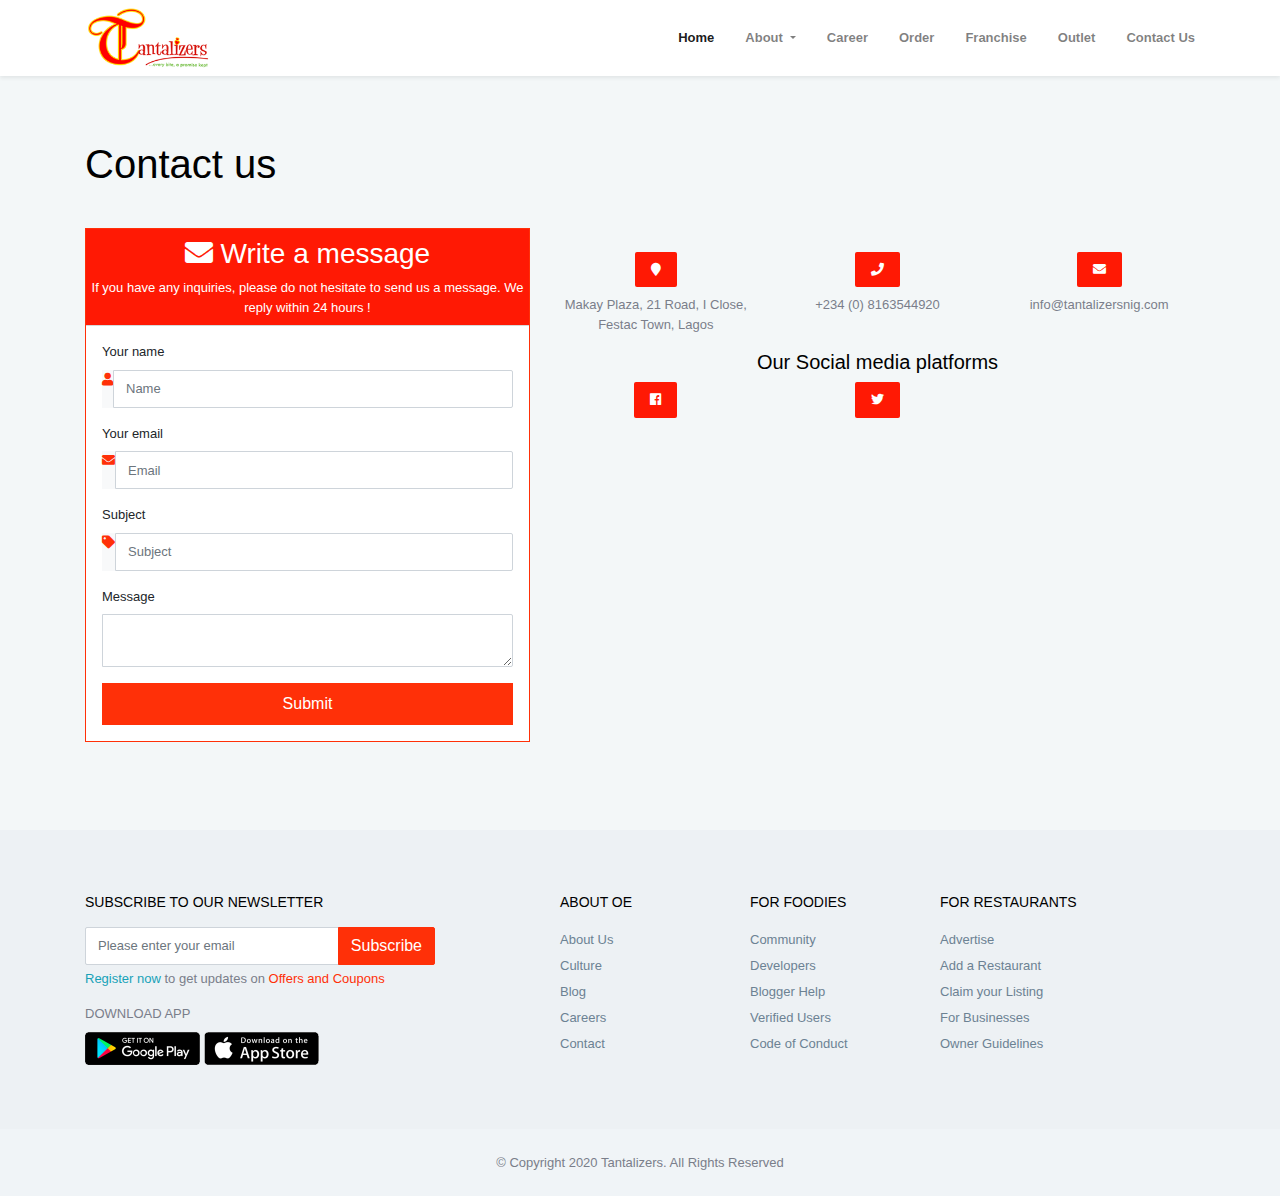
<file: contact.html>
<!doctype html>
<html lang="en">
<head>
      <!-- Required meta tags -->
      <meta charset="utf-8">
      <meta name="viewport" content="width=device-width, initial-scale=1, shrink-to-fit=no">
      <meta name="description" content="Askbootstrap">
      <meta name="author" content="Askbootstrap">
      <title>Tantalizers</title>
      <!-- Favicon Icon -->
      <link rel="icon" type="image/png" href="img/favicon.png">
      <!-- Bootstrap core CSS-->
      <link href="vendor/bootstrap/css/bootstrap.min.css" rel="stylesheet">
      <!-- Font Awesome-->
      <link href="vendor/fontawesome/css/all.min.css" rel="stylesheet">
      <!-- Font Awesome-->
      <link href="vendor/icofont/icofont.min.css" rel="stylesheet">
      <!-- Select2 CSS-->
      <link href="vendor/select2/css/select2.min.css" rel="stylesheet">
      <!-- Custom styles for this template-->
      <link href="css/osahan.css" rel="stylesheet">
      <!-- Owl Carousel -->
      <link rel="stylesheet" href="vendor/owl-carousel/owl.carousel.css">
      <link rel="stylesheet" href="vendor/owl-carousel/owl.theme.css">
   </head>
   <body>
      <nav class="navbar navbar-expand-lg navbar-light bg-light osahan-nav shadow-sm">
         <div class="container">
            <a class="navbar-brand" href="index.html"><img alt="logo" src="img/logo.png" style="height: 64px;"></a>
            <button class="navbar-toggler" type="button" data-toggle="collapse" data-target="#navbarNavDropdown" aria-controls="navbarNavDropdown" aria-expanded="false" aria-label="Toggle navigation">
            <span class="navbar-toggler-icon"></span>
            </button>
            <div class="collapse navbar-collapse" id="navbarNavDropdown">
               <ul class="navbar-nav ml-auto">
                  <li class="nav-item active">
                     <a class="nav-link" href="index.html">Home <span class="sr-only">(current)</span></a>
                  </li>
                  <li class="nav-item dropdown">
                     <a class="nav-link dropdown-toggle" href="#" role="button" data-toggle="dropdown" aria-haspopup="true" aria-expanded="false">
                     About
                     </a>
                     <div class="dropdown-menu dropdown-menu-right shadow-sm border-0">
                        <a class="dropdown-item" href="">Management Profile</a>
                        <a class="dropdown-item" href="">Board of directors</a>
                        <a class="dropdown-item" href="">Quality, Environment, health and safety(QEHS))</a>
                        <a class="dropdown-item" href="">Products</a>
                     </div>
                  </li>
                  <li class="nav-item">
                     <a class="nav-link" href="career.html">Career </a>
                  </li>
                  <li class="nav-item">
                     <a class="nav-link" href="shop.html">Order </a>
                  </li>
                  <li class="nav-item">
                     <a class="nav-link" href="franchise.html">Franchise </a>
                  </li>
                  <li class="nav-item">
                     <a class="nav-link" href="outlet.html">Outlet </a>
                  </li>
                  <li class="nav-item">
                     <a class="nav-link" href="contact.html">Contact Us </a>
                  </li>
                  <!-- <li class="nav-item dropdown">
                     <a class="nav-link dropdown-toggle" href="#" role="button" data-toggle="dropdown" aria-haspopup="true" aria-expanded="false">
                     Pages
                     </a>
                     <div class="dropdown-menu dropdown-menu-right shadow-sm border-0">
                        <a class="dropdown-item" href="track-order.html">Track Order</a>
                        <a class="dropdown-item" href="invoice.html">Invoice</a>
                     </div>
                  </li>
                  <li class="nav-item dropdown">
                     <a class="nav-link dropdown-toggle" href="#" role="button" data-toggle="dropdown" aria-haspopup="true" aria-expanded="false">
                     <img alt="Generic placeholder image" src="img/user/4.png" class="nav-osahan-pic rounded-pill"> My Account
                     </a>
                     <div class="dropdown-menu dropdown-menu-right shadow-sm border-0">
                        <a class="dropdown-item" href="orders.html#orders"><i class="icofont-food-cart"></i> Orders</a>
                     </div>
                  </li> -->
                  <!-- <li class="nav-item dropdown dropdown-cart">
                     <a class="nav-link dropdown-toggle" href="#" role="button" data-toggle="dropdown" aria-haspopup="true" aria-expanded="false">
                     <i class="fas fa-shopping-basket"></i> Cart
                     <span class="badge badge-success">5</span>
                     </a>
                     <div class="dropdown-menu dropdown-cart-top p-0 dropdown-menu-right shadow-sm border-0">
                        <div class="dropdown-cart-top-body border-top p-4">
                           <p class="mb-2"><i class="icofont-ui-press text-danger food-item"></i> Chicken Tikka Sub 12" (30 cm) x 1   <span class="float-right text-secondary">#314</span></p>
                           <p class="mb-2"><i class="icofont-ui-press text-success food-item"></i> Corn & Peas Salad x 1   <span class="float-right text-secondary">#209</span></p>
                           <p class="mb-2"><i class="icofont-ui-press text-success food-item"></i> Veg Seekh Sub 6" (15 cm) x 1  <span class="float-right text-secondary">#133</span></p>
                           <p class="mb-2"><i class="icofont-ui-press text-danger food-item"></i> Chicken Tikka Sub 12" (30 cm) x 1   <span class="float-right text-secondary">#314</span></p>
                           <p class="mb-2"><i class="icofont-ui-press text-danger food-item"></i> Corn & Peas Salad x 1   <span class="float-right text-secondary">#209</span></p>
                        </div>
                        <div class="dropdown-cart-top-footer border-top p-4">
                           <p class="mb-0 font-weight-bold text-secondary">Sub Total <span class="float-right text-dark">#499</span></p>
                           <small class="text-info">Extra charges may apply</small>  
                        </div>
                        <div class="dropdown-cart-top-footer border-top p-2">
                           <a class="btn btn-success btn-block btn-lg" href="checkout.html"> Checkout</a>
                        </div>
                     </div>
                  </li> -->
               </ul>
            </div>
         </div>
      </nav>
      <section class="section pt-5 pb-5 osahan-not-found-page">
         <div class="container">
            <!--Contact heading-->
    <h2 class="h1 m-0">Contact us</h2>
    <!--Contact description-->
    <p class="pb-4"></p>

    <div class="row">

        <!--Grid column-->
        <div class="col-lg-5 mb-4">

            <!--Form with header-->
            <div class="card border-primary rounded-0">

                <div class="card-header p-0">
                    <div class="bg-primary text-center py-2">
                        <h3 class="text-white"><i class="fa fa-envelope text-white"></i> Write a message</h3>
                        <p class="m-0 text-white">If you have any inquiries, please do not hesitate to send us a message. We reply within 24 hours !</p>
                    </div>
                </div>
                <div class="card-body p-3">

                    <!--Body-->
                    <div class="form-group">
                        <label>Your name</label>
                        <div class="input-group">
                            <div class="input-group-addon bg-light"><i class="fa fa-user text-primary"></i></div>
                            <input type="text" class="form-control" id="inlineFormInputGroupUsername" placeholder="Name">
                        </div>
                    </div>
                    <div class="form-group">
                        <label>Your email</label>
                        <div class="input-group mb-2 mb-sm-0">
                            <div class="input-group-addon bg-light"><i class="fa fa-envelope text-primary"></i></div>
                            <input type="email" class="form-control" id="inlineFormInputGroupUsername" placeholder="Email">
                        </div>
                    </div>
                    <div class="form-group">
                        <label>Subject</label>
                        <div class="input-group mb-2 mb-sm-0">
                            <div class="input-group-addon bg-light"><i class="fa fa-tag prefix text-primary"></i></div>
                            <input type="text" class="form-control" id="inlineFormInputGroupUsername" placeholder="Subject">
                        </div>
                    </div>
                    <div class="form-group">
                        <label>Message</label>
                        <div class="input-group mb-2 mb-sm-0">
                            <div class="input-group-addon bg-light"><i class="fa fa-pencil text-primary"></i></div>
                            <textarea class="form-control"></textarea>
                        </div>
                    </div>

                    <div class="text-center">
                        <button class="btn btn-primary btn-block rounded-0 py-2">Submit</button>
                    </div>

                </div>

            </div>
            <!--Form with header-->

        </div>
        <!--Grid column-->

        <!--Grid column-->
        <div class="col-lg-7">

            <!--Google map-->
            <div class="mb-4">
               
            </div>

            <!--Buttons-->
            <div class="row text-center">
                <div class="col-md-4">
                    <a class="bg-primary px-3 py-2 rounded text-white mb-2 d-inline-block"><i class="fa fa-map-marker"></i></a>
                    <p>Makay Plaza, 21 Road, I Close, Festac Town, Lagos</p>
                    
                </div>

                <div class="col-md-4">
                    <a class="bg-primary px-3 py-2 rounded text-white mb-2 d-inline-block"><i class="fa fa-phone"></i></a>
                    <p>+234 (0) 8163544920</p>
                </div>

                <div class="col-md-4">
                    <a class="bg-primary px-3 py-2 rounded text-white mb-2 d-inline-block"><i class="fa fa-envelope"></i></a>
                    <p>info@tantalizersnig.com</p>
                </div>

                <div class="col-sm-12">
                  <h5>Our Social media platforms</h5>
                </div>
                <div class="col-md-4">
                    <a class="bg-primary px-3 py-2 rounded text-white mb-2 d-inline-block" href="https://www.facebook.com/tantalizersplc"><i class="fab fa-facebook"></i></a>
                    
                </div>

                <div class="col-md-4">
                    <a class="bg-primary px-3 py-2 rounded text-white mb-2 d-inline-block" href="https://twitter.com/tantalizersplc"><i class="fab fa-twitter"></i></a>
                    
                </div>
            </div>

        </div>
       <!--Grid column-->

    </div>
         </div>
      </section>
      <section class="footer pt-5 pb-5">
         <div class="container">
            <div class="row">
               <div class="col-md-4 col-12 col-sm-12">
                  <h6 class="mb-3">Subscribe to our Newsletter</h6>
                  <form class="newsletter-form mb-1">
                     <div class="input-group">
                        <input type="text" placeholder="Please enter your email" class="form-control">
                        <div class="input-group-append">
                           <button type="button" class="btn btn-primary">
                           Subscribe
                           </button>
                        </div>
                     </div>
                  </form>
                  <p><a class="text-info" href="register.html">Register now</a> to get updates on <a href="offers.html">Offers and Coupons</a></p>
                  <div class="app">
                     <p class="mb-2">DOWNLOAD APP</p>
                     <a href="#">
                     <img class="img-fluid" src="img/google.png">
                     </a>
                     <a href="#">
                     <img class="img-fluid" src="img/apple.png">
                     </a>
                  </div>
               </div>
               <div class="col-md-1 col-sm-6 mobile-none">
               </div>
               <div class="col-md-2 col-4 col-sm-4">
                  <h6 class="mb-3">About OE</h6>
                  <ul>
                     <li><a href="#">About Us</a></li>
                     <li><a href="#">Culture</a></li>
                     <li><a href="#">Blog</a></li>
                     <li><a href="#">Careers</a></li>
                     <li><a href="#">Contact</a></li>
                  </ul>
               </div>
               <div class="col-md-2 col-4 col-sm-4">
                  <h6 class="mb-3">For Foodies</h6>
                  <ul>
                     <li><a href="#">Community</a></li>
                     <li><a href="#">Developers</a></li>
                     <li><a href="#">Blogger Help</a></li>
                     <li><a href="#">Verified Users</a></li>
                     <li><a href="#">Code of Conduct</a></li>
                  </ul>
               </div>
               <div class="col-md-2 col-4 col-sm-4">
                  <h6 class="mb-3">For Restaurants</h6>
                  <ul>
                     <li><a href="#">Advertise</a></li>
                     <li><a href="#">Add a Restaurant</a></li>
                     <li><a href="#">Claim your Listing</a></li>
                     <li><a href="#">For Businesses</a></li>
                     <li><a href="#">Owner Guidelines</a></li>
                  </ul>
               </div>
            </div>
         </div>
      </section>
      <footer class="pt-4 pb-4 text-center">
         <div class="container">
            <p class="mt-0 mb-0">© Copyright 2020 Tantalizers. All Rights Reserved</p>
            <!-- <small class="mt-0 mb-0"> Made with <i class="fas fa-heart heart-icon text-danger"></i> by
            <a class="text-danger" target="_blank" href="../../../www.instagram.com/iamgurdeeposahan/index.html">Gurdeep Osahan</a> - <a class="text-primary" target="_blank" href="https://askbootstrap.com/">Ask Bootstrap</a>
            </small> -->
         </div>
      </footer>
      <!-- jQuery -->
      <script src="vendor/jquery/jquery-3.3.1.slim.min.js"></script>
      <!-- Bootstrap core JavaScript-->
      <script src="vendor/bootstrap/js/bootstrap.bundle.min.js"></script>
      <!-- Select2 JavaScript-->
      <script src="vendor/select2/js/select2.min.js"></script>
      <!-- Custom scripts for all pages-->
      <script src="js/custom.js"></script>
   </body>

<!-- Mirrored from askbootstrap.com/preview/food-line/thanks.html by HTTrack Website Copier/3.x [XR&CO'2014], Wed, 12 Aug 2020 19:20:50 GMT -->
</html>
</file>
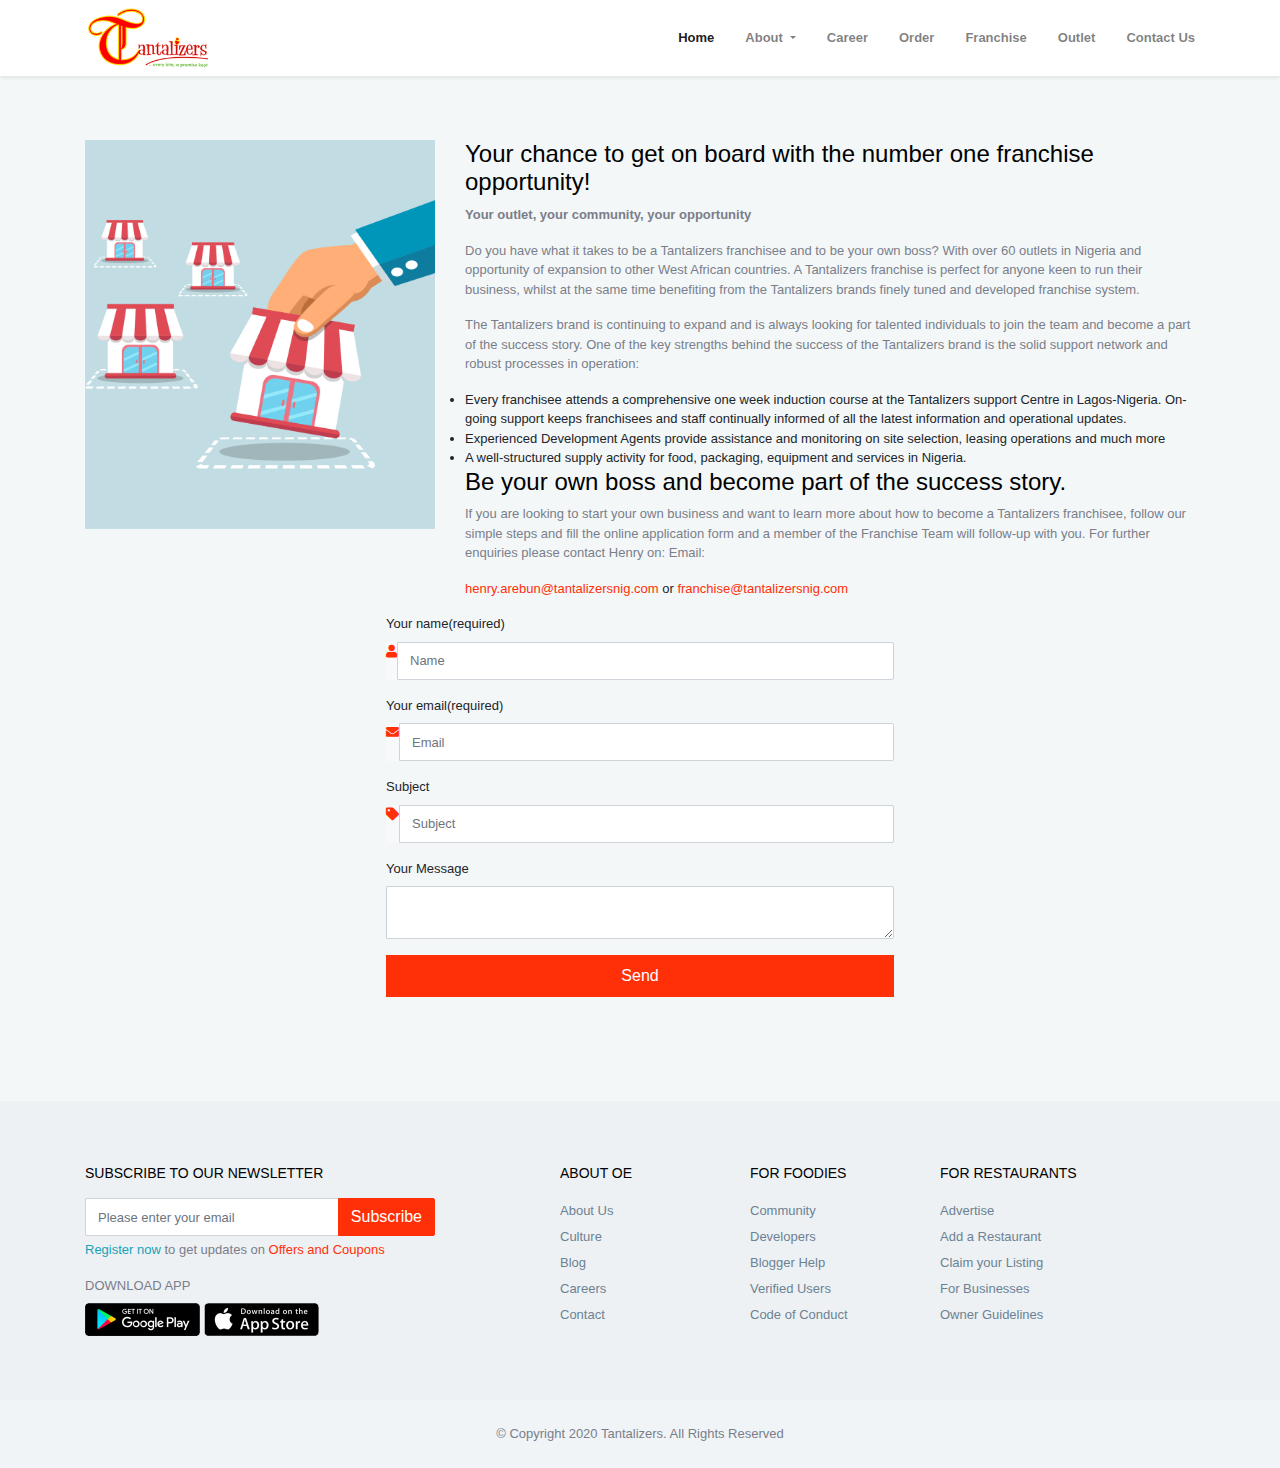
<file: franchise.html>
<!doctype html>
<html lang="en">
<head>
      <!-- Required meta tags -->
      <meta charset="utf-8">
      <meta name="viewport" content="width=device-width, initial-scale=1, shrink-to-fit=no">
      <meta name="description" content="Askbootstrap">
      <meta name="author" content="Askbootstrap">
      <title>Tantalizers</title>
      <!-- Favicon Icon -->
      <link rel="icon" type="image/png" href="img/favicon.png">
      <!-- Bootstrap core CSS-->
      <link href="vendor/bootstrap/css/bootstrap.min.css" rel="stylesheet">
      <!-- Font Awesome-->
      <link href="vendor/fontawesome/css/all.min.css" rel="stylesheet">
      <!-- Font Awesome-->
      <link href="vendor/icofont/icofont.min.css" rel="stylesheet">
      <!-- Select2 CSS-->
      <link href="vendor/select2/css/select2.min.css" rel="stylesheet">
      <!-- Custom styles for this template-->
      <link href="css/osahan.css" rel="stylesheet">
      <!-- Owl Carousel -->
      <link rel="stylesheet" href="vendor/owl-carousel/owl.carousel.css">
      <link rel="stylesheet" href="vendor/owl-carousel/owl.theme.css">
   </head>
   <body>
      <nav class="navbar navbar-expand-lg navbar-light bg-light osahan-nav shadow-sm">
         <div class="container">
            <a class="navbar-brand" href="index.html"><img alt="logo" src="img/logo.png" style="height: 64px;"></a>
            <button class="navbar-toggler" type="button" data-toggle="collapse" data-target="#navbarNavDropdown" aria-controls="navbarNavDropdown" aria-expanded="false" aria-label="Toggle navigation">
            <span class="navbar-toggler-icon"></span>
            </button>
            <div class="collapse navbar-collapse" id="navbarNavDropdown">
               <ul class="navbar-nav ml-auto">
                  <li class="nav-item active">
                     <a class="nav-link" href="index.html">Home <span class="sr-only">(current)</span></a>
                  </li>
                  <li class="nav-item dropdown">
                     <a class="nav-link dropdown-toggle" href="#" role="button" data-toggle="dropdown" aria-haspopup="true" aria-expanded="false">
                     About
                     </a>
                     <div class="dropdown-menu dropdown-menu-right shadow-sm border-0">
                        <a class="dropdown-item" href="">Management Profile</a>
                        <a class="dropdown-item" href="">Board of directors</a>
                        <a class="dropdown-item" href="">Quality, Environment, health and safety(QEHS))</a>
                        <a class="dropdown-item" href="">Products</a>
                     </div>
                  </li>
                  <li class="nav-item">
                     <a class="nav-link" href="career.html">Career </a>
                  </li>
                  <li class="nav-item">
                     <a class="nav-link" href="shop.html">Order </a>
                  </li>
                  <li class="nav-item">
                     <a class="nav-link" href="franchise.html">Franchise </a>
                  </li>
                  <li class="nav-item">
                     <a class="nav-link" href="outlet.html">Outlet </a>
                  </li>
                  <li class="nav-item">
                     <a class="nav-link" href="contact.html">Contact Us </a>
                  </li>
                  <!-- <li class="nav-item dropdown">
                     <a class="nav-link dropdown-toggle" href="#" role="button" data-toggle="dropdown" aria-haspopup="true" aria-expanded="false">
                     Pages
                     </a>
                     <div class="dropdown-menu dropdown-menu-right shadow-sm border-0">
                        <a class="dropdown-item" href="track-order.html">Track Order</a>
                        <a class="dropdown-item" href="invoice.html">Invoice</a>
                     </div>
                  </li>
                  <li class="nav-item dropdown">
                     <a class="nav-link dropdown-toggle" href="#" role="button" data-toggle="dropdown" aria-haspopup="true" aria-expanded="false">
                     <img alt="Generic placeholder image" src="img/user/4.png" class="nav-osahan-pic rounded-pill"> My Account
                     </a>
                     <div class="dropdown-menu dropdown-menu-right shadow-sm border-0">
                        <a class="dropdown-item" href="orders.html#orders"><i class="icofont-food-cart"></i> Orders</a>
                     </div>
                  </li> -->
                  <!-- <li class="nav-item dropdown dropdown-cart">
                     <a class="nav-link dropdown-toggle" href="#" role="button" data-toggle="dropdown" aria-haspopup="true" aria-expanded="false">
                     <i class="fas fa-shopping-basket"></i> Cart
                     <span class="badge badge-success">5</span>
                     </a>
                     <div class="dropdown-menu dropdown-cart-top p-0 dropdown-menu-right shadow-sm border-0">
                        <div class="dropdown-cart-top-body border-top p-4">
                           <p class="mb-2"><i class="icofont-ui-press text-danger food-item"></i> Chicken Tikka Sub 12" (30 cm) x 1   <span class="float-right text-secondary">#314</span></p>
                           <p class="mb-2"><i class="icofont-ui-press text-success food-item"></i> Corn & Peas Salad x 1   <span class="float-right text-secondary">#209</span></p>
                           <p class="mb-2"><i class="icofont-ui-press text-success food-item"></i> Veg Seekh Sub 6" (15 cm) x 1  <span class="float-right text-secondary">#133</span></p>
                           <p class="mb-2"><i class="icofont-ui-press text-danger food-item"></i> Chicken Tikka Sub 12" (30 cm) x 1   <span class="float-right text-secondary">#314</span></p>
                           <p class="mb-2"><i class="icofont-ui-press text-danger food-item"></i> Corn & Peas Salad x 1   <span class="float-right text-secondary">#209</span></p>
                        </div>
                        <div class="dropdown-cart-top-footer border-top p-4">
                           <p class="mb-0 font-weight-bold text-secondary">Sub Total <span class="float-right text-dark">#499</span></p>
                           <small class="text-info">Extra charges may apply</small>  
                        </div>
                        <div class="dropdown-cart-top-footer border-top p-2">
                           <a class="btn btn-success btn-block btn-lg" href="checkout.html"> Checkout</a>
                        </div>
                     </div>
                  </li> -->
               </ul>
            </div>
         </div>
      </nav>
      <section class="section pt-5 pb-5 osahan-not-found-page">
         <div class="container">
          <div class="row">
            <div class="col-sm-4">
              <img src="img/community.png" class="img-fluid">
            </div>
            <div class="col-sm-8">
              <h4 class="h4">Your chance to get on board with the number one franchise opportunity!</h4>
<p class="font-weight-bold">Your outlet, your community, your opportunity</p>
<p>Do you have what it takes to be a Tantalizers franchisee and to be your own boss? With over 60 outlets in Nigeria and opportunity of expansion to other West African countries. A Tantalizers franchise is perfect for anyone keen to run their business, whilst at the same time benefiting from the Tantalizers brands finely tuned and developed franchise system.</p>
<p>The Tantalizers brand is continuing to expand and is always looking for talented individuals to join the team and become a part of the success story. One of the key strengths behind the success of the Tantalizers brand is the solid support network and robust processes in operation:</p>

<li>Every franchisee attends a comprehensive one week induction course at the Tantalizers support Centre in Lagos-Nigeria. On-going support keeps franchisees and staff continually informed of all the latest information and operational updates.</li>
<li>Experienced Development Agents provide assistance and monitoring on site selection, leasing operations and much more</li>
<li>A well-structured supply activity for food, packaging, equipment and services in Nigeria.</li>

<h4 class="h4">Be your own boss and become part of the success story.</h4>

<p>If you are looking to start your own business and want to learn more about how to become a Tantalizers franchisee, follow our simple steps and fill the online application form and a member of the Franchise Team will follow-up with you. For further enquiries please contact Henry on: Email: </p>
<a href="mailto:henry.arebun@tantalizersnig.com">henry.arebun@tantalizersnig.com</a> or <a href="mailto:franchise@tantalizersnig.com">franchise@tantalizersnig.com</a>
            </div>
          </div>

    <div class="row">

        <!--Grid column-->
        <div class="col-lg-6 mb-4 offset-lg-3">

            <div class="card-body p-3">

                    <!--Body-->
                    <div class="form-group">
                        <label>Your name(required)</label>
                        <div class="input-group">
                            <div class="input-group-addon bg-light"><i class="fa fa-user text-primary"></i></div>
                            <input type="text" class="form-control" id="inlineFormInputGroupUsername" placeholder="Name">
                        </div>
                    </div>
                    <div class="form-group">
                        <label>Your email(required)</label>
                        <div class="input-group mb-2 mb-sm-0">
                            <div class="input-group-addon bg-light"><i class="fa fa-envelope text-primary"></i></div>
                            <input type="email" class="form-control" id="inlineFormInputGroupUsername" placeholder="Email">
                        </div>
                    </div>
                    <div class="form-group">
                        <label>Subject</label>
                        <div class="input-group mb-2 mb-sm-0">
                            <div class="input-group-addon bg-light"><i class="fa fa-tag prefix text-primary"></i></div>
                            <input type="text" class="form-control" id="inlineFormInputGroupUsername" placeholder="Subject">
                        </div>
                    </div>
                    <div class="form-group">
                        <label>Your Message</label>
                        <div class="input-group mb-2 mb-sm-0">
                            <div class="input-group-addon bg-light"><i class="fa fa-pencil text-primary"></i></div>
                            <textarea class="form-control"></textarea>
                        </div>
                    </div>

                    <div class="text-center">
                        <button class="btn btn-primary btn-block rounded-0 py-2">Send</button>
                    </div>

                </div>

        </div>
        <!--Grid column-->

    </div>
         </div>
      </section>
      <section class="footer pt-5 pb-5">
         <div class="container">
            <div class="row">
               <div class="col-md-4 col-12 col-sm-12">
                  <h6 class="mb-3">Subscribe to our Newsletter</h6>
                  <form class="newsletter-form mb-1">
                     <div class="input-group">
                        <input type="text" placeholder="Please enter your email" class="form-control">
                        <div class="input-group-append">
                           <button type="button" class="btn btn-primary">
                           Subscribe
                           </button>
                        </div>
                     </div>
                  </form>
                  <p><a class="text-info" href="register.html">Register now</a> to get updates on <a href="offers.html">Offers and Coupons</a></p>
                  <div class="app">
                     <p class="mb-2">DOWNLOAD APP</p>
                     <a href="#">
                     <img class="img-fluid" src="img/google.png">
                     </a>
                     <a href="#">
                     <img class="img-fluid" src="img/apple.png">
                     </a>
                  </div>
               </div>
               <div class="col-md-1 col-sm-6 mobile-none">
               </div>
               <div class="col-md-2 col-4 col-sm-4">
                  <h6 class="mb-3">About OE</h6>
                  <ul>
                     <li><a href="#">About Us</a></li>
                     <li><a href="#">Culture</a></li>
                     <li><a href="#">Blog</a></li>
                     <li><a href="#">Careers</a></li>
                     <li><a href="#">Contact</a></li>
                  </ul>
               </div>
               <div class="col-md-2 col-4 col-sm-4">
                  <h6 class="mb-3">For Foodies</h6>
                  <ul>
                     <li><a href="#">Community</a></li>
                     <li><a href="#">Developers</a></li>
                     <li><a href="#">Blogger Help</a></li>
                     <li><a href="#">Verified Users</a></li>
                     <li><a href="#">Code of Conduct</a></li>
                  </ul>
               </div>
               <div class="col-md-2 col-4 col-sm-4">
                  <h6 class="mb-3">For Restaurants</h6>
                  <ul>
                     <li><a href="#">Advertise</a></li>
                     <li><a href="#">Add a Restaurant</a></li>
                     <li><a href="#">Claim your Listing</a></li>
                     <li><a href="#">For Businesses</a></li>
                     <li><a href="#">Owner Guidelines</a></li>
                  </ul>
               </div>
            </div>
         </div>
      </section>
      <footer class="pt-4 pb-4 text-center">
         <div class="container">
            <p class="mt-0 mb-0">© Copyright 2020 Tantalizers. All Rights Reserved</p>
            <!-- <small class="mt-0 mb-0"> Made with <i class="fas fa-heart heart-icon text-danger"></i> by
            <a class="text-danger" target="_blank" href="../../../www.instagram.com/iamgurdeeposahan/index.html">Gurdeep Osahan</a> - <a class="text-primary" target="_blank" href="https://askbootstrap.com/">Ask Bootstrap</a>
            </small> -->
         </div>
      </footer>
      <!-- jQuery -->
      <script src="vendor/jquery/jquery-3.3.1.slim.min.js"></script>
      <!-- Bootstrap core JavaScript-->
      <script src="vendor/bootstrap/js/bootstrap.bundle.min.js"></script>
      <!-- Select2 JavaScript-->
      <script src="vendor/select2/js/select2.min.js"></script>
      <!-- Custom scripts for all pages-->
      <script src="js/custom.js"></script>
   </body>

<!-- Mirrored from askbootstrap.com/preview/food-line/thanks.html by HTTrack Website Copier/3.x [XR&CO'2014], Wed, 12 Aug 2020 19:20:50 GMT -->
</html>
</file>
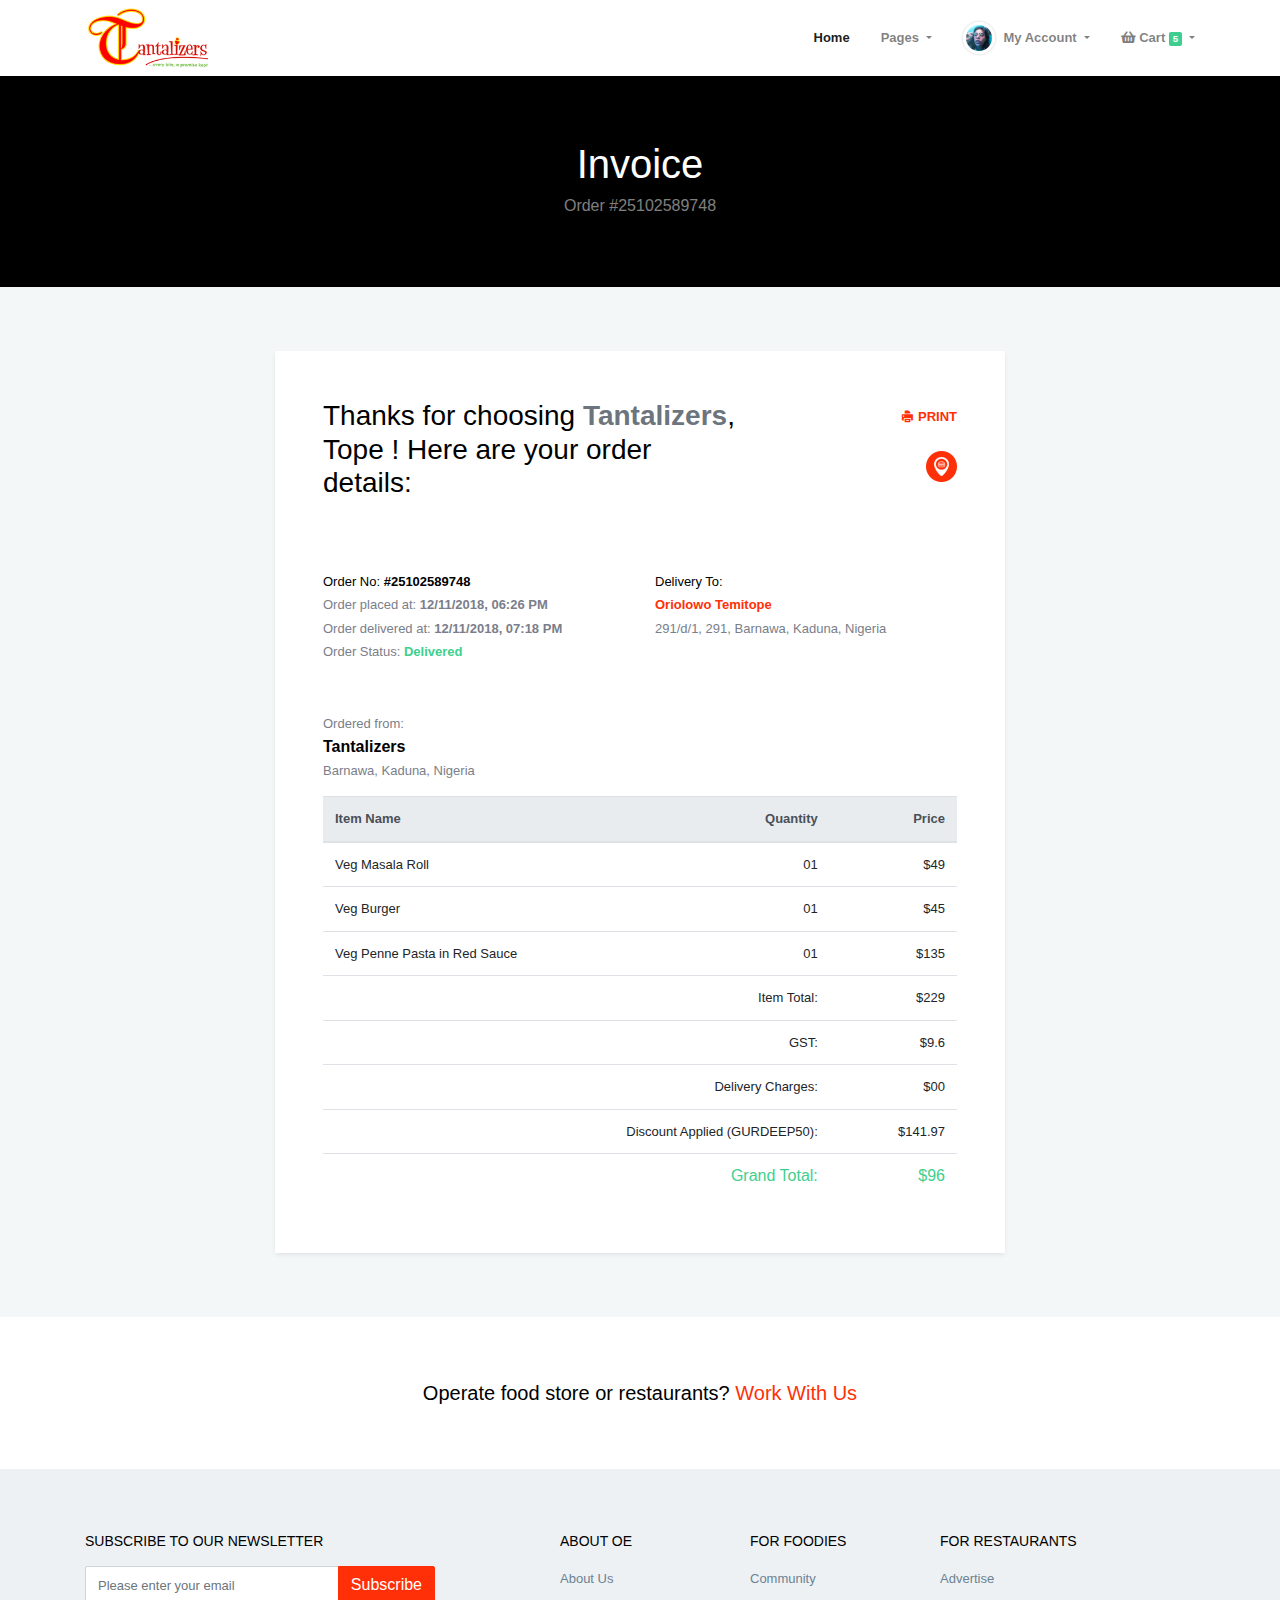
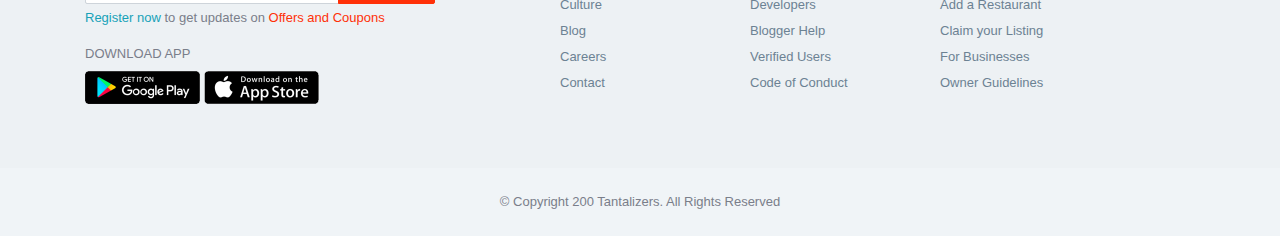
<file: invoice.html>
<!doctype html>
<html lang="en">
<head>
      <!-- Required meta tags -->
      <meta charset="utf-8">
      <meta name="viewport" content="width=device-width, initial-scale=1, shrink-to-fit=no">
      <meta name="description" content="Askbootstrap">
      <meta name="author" content="Askbootstrap">
      <title>Tantalizers</title>
      <!-- Favicon Icon -->
      <link rel="icon" type="image/png" href="img/favicon.png">
      <!-- Bootstrap core CSS-->
      <link href="vendor/bootstrap/css/bootstrap.min.css" rel="stylesheet">
      <!-- Font Awesome-->
      <link href="vendor/fontawesome/css/all.min.css" rel="stylesheet">
      <!-- Font Awesome-->
      <link href="vendor/icofont/icofont.min.css" rel="stylesheet">
      <!-- Select2 CSS-->
      <link href="vendor/select2/css/select2.min.css" rel="stylesheet">
      <!-- Custom styles for this template-->
      <link href="css/osahan.css" rel="stylesheet">
      <!-- Owl Carousel -->
      <link rel="stylesheet" href="vendor/owl-carousel/owl.carousel.css">
      <link rel="stylesheet" href="vendor/owl-carousel/owl.theme.css">
   </head>
   <body>
      <nav class="navbar navbar-expand-lg navbar-light bg-light osahan-nav shadow-sm">
         <div class="container">
            <a class="navbar-brand" href="index.html"><img alt="logo" src="img/logo.png" style="height: 64px;"></a>
            <button class="navbar-toggler" type="button" data-toggle="collapse" data-target="#navbarNavDropdown" aria-controls="navbarNavDropdown" aria-expanded="false" aria-label="Toggle navigation">
            <span class="navbar-toggler-icon"></span>
            </button>
            <div class="collapse navbar-collapse" id="navbarNavDropdown">
               <ul class="navbar-nav ml-auto">
                  <li class="nav-item active">
                     <a class="nav-link" href="index.html">Home <span class="sr-only">(current)</span></a>
                  </li>
                  <li class="nav-item dropdown">
                     <a class="nav-link dropdown-toggle" href="#" role="button" data-toggle="dropdown" aria-haspopup="true" aria-expanded="false">
                     Pages
                     </a>
                     <div class="dropdown-menu dropdown-menu-right shadow-sm border-0">
                        <a class="dropdown-item" href="track-order.html">Track Order</a>
                        <a class="dropdown-item" href="invoice.html">Invoice</a>
                     </div>
                  </li>
                  <li class="nav-item dropdown">
                     <a class="nav-link dropdown-toggle" href="#" role="button" data-toggle="dropdown" aria-haspopup="true" aria-expanded="false">
                     <img alt="Generic placeholder image" src="img/user/4.png" class="nav-osahan-pic rounded-pill"> My Account
                     </a>
                     <div class="dropdown-menu dropdown-menu-right shadow-sm border-0">
                        <!-- <a class="dropdown-item" href="orders.html#orders"><i class="icofont-food-cart"></i> Orders</a> -->
                     </div>
                  </li>
                  <li class="nav-item dropdown dropdown-cart">
                     <a class="nav-link dropdown-toggle" href="#" role="button" data-toggle="dropdown" aria-haspopup="true" aria-expanded="false">
                     <i class="fas fa-shopping-basket"></i> Cart
                     <span class="badge badge-success">5</span>
                     </a>
                     <div class="dropdown-menu dropdown-cart-top p-0 dropdown-menu-right shadow-sm border-0">
                        <!-- <div class="dropdown-cart-top-header p-4">
                           <img class="img-fluid mr-3" alt="osahan" src="img/cart.jpg">
                           <h6 class="mb-0">Gus's World Famous Chicken</h6>
                           <p class="text-secondary mb-0">310 S Front St, Memphis, USA</p>
                           <small><a class="text-primary font-weight-bold" href="#">View Full Menu</a></small>
                        </div> -->
                        <div class="dropdown-cart-top-body border-top p-4">
                           <p class="mb-2"><i class="icofont-ui-press text-danger food-item"></i> Chicken Tikka Sub 12" (30 cm) x 1   <span class="float-right text-secondary">#314</span></p>
                           <p class="mb-2"><i class="icofont-ui-press text-success food-item"></i> Corn & Peas Salad x 1   <span class="float-right text-secondary">#209</span></p>
                           <p class="mb-2"><i class="icofont-ui-press text-success food-item"></i> Veg Seekh Sub 6" (15 cm) x 1  <span class="float-right text-secondary">#133</span></p>
                           <p class="mb-2"><i class="icofont-ui-press text-danger food-item"></i> Chicken Tikka Sub 12" (30 cm) x 1   <span class="float-right text-secondary">#314</span></p>
                           <p class="mb-2"><i class="icofont-ui-press text-danger food-item"></i> Corn & Peas Salad x 1   <span class="float-right text-secondary">#209</span></p>
                        </div>
                        <div class="dropdown-cart-top-footer border-top p-4">
                           <p class="mb-0 font-weight-bold text-secondary">Sub Total <span class="float-right text-dark">#499</span></p>
                           <small class="text-info">Extra charges may apply</small>  
                        </div>
                        <div class="dropdown-cart-top-footer border-top p-2">
                           <a class="btn btn-success btn-block btn-lg" href="checkout.html"> Checkout</a>
                        </div>
                     </div>
                  </li>
               </ul>
            </div>
         </div>
      </nav>
      <section class="breadcrumb-osahan pt-5 pb-5 bg-dark position-relative text-center">
         <h1 class="text-white">Invoice</h1>
         <h6 class="text-white-50">Order #25102589748</h6>
      </section>
      <section class="section pt-5 pb-5">
         <div class="container">
            <div class="row">
               <div class="col-md-8 mx-auto">
                  <div class="p-5 osahan-invoice bg-white shadow-sm">
                     <div class="row mb-5 pb-3 ">
                        <div class="col-md-8 col-10">
                           <h3 class="mt-0">Thanks for choosing <strong class="text-secondary">Tantalizers</strong>, Tope ! Here are your order details: </h3>
                        </div>
                        <div class="col-md-4 col-2 pl-0 text-right">
                           <p class="mb-4 mt-2">
                              <a class="text-primary font-weight-bold" href="#"><i class="icofont-print"></i> PRINT</a>
                           </p>
                           <img alt="logo" src="img/favicon.png">
                        </div>
                     </div>
                     <div class="row">
                        <div class="col-md-6">
                           <p class="mb-1 text-black">Order No: <strong>#25102589748</strong></p>
                           <p class="mb-1">Order placed at: <strong>12/11/2018, 06:26 PM</strong></p>
                           <p class="mb-1">Order delivered at: <strong>12/11/2018, 07:18 PM</strong></p>
                           <p class="mb-1">Order Status: <strong class="text-success">Delivered</strong></p>
                        </div>
                        <div class="col-md-6">
                           <p class="mb-1 text-black">Delivery To:</p>
                           <p class="mb-1 text-primary"><strong>Oriolowo Temitope</strong></p>
                           <p class="mb-1">291/d/1, 291, Barnawa, Kaduna, Nigeria
                           </p>
                        </div>
                     </div>
                     <div class="row mt-5">
                        <div class="col-md-12">
                           <p class="mb-1">Ordered from:</p>
                           <h6 class="mb-1 text-black"><strong>Tantalizers</strong></h6>
                           <p class="mb-1">Barnawa, Kaduna, Nigeria</p>
                           <table class="table mt-3 mb-0">
                              <thead class="thead-light">
                                 <tr>
                                    <th class="text-black font-weight-bold" scope="col">Item Name</th>
                                    <th class="text-right text-black font-weight-bold" scope="col">Quantity</th>
                                    <th class="text-right text-black font-weight-bold" scope="col">Price</th>
                                 </tr>
                              </thead>
                              <tbody>
                                 <tr>
                                    <td>Veg Masala Roll</td>
                                    <td class="text-right">01</td>
                                    <td class="text-right">$49</td>
                                 </tr>
                                 <tr>
                                    <td>Veg Burger</td>
                                    <td class="text-right">01</td>
                                    <td class="text-right">$45</td>
                                 </tr>
                                 <tr>
                                    <td>Veg Penne Pasta in Red Sauce</td>
                                    <td class="text-right">01</td>
                                    <td class="text-right">$135</td>
                                 </tr>
                                 <tr>
                                    <td class="text-right" colspan="2">Item Total:</td>
                                    <td class="text-right"> $229</td>
                                 </tr>
                                 <tr>
                                    <td class="text-right" colspan="2">GST:</td>
                                    <td class="text-right"> $9.6</td>
                                 </tr>
                                 <tr>
                                    <td class="text-right" colspan="2">Delivery Charges:</td>
                                    <td class="text-right"> $00</td>
                                 </tr>
                                 <tr>
                                    <td class="text-right" colspan="2">Discount Applied (GURDEEP50):</td>
                                    <td class="text-right"> $141.97</td>
                                 </tr>
                                 <tr>
                                    <td class="text-right" colspan="2">
                                       <h6 class="text-success">Grand Total:</h6>
                                    </td>
                                    <td class="text-right">
                                       <h6 class="text-success"> $96</h6>
                                    </td>
                                 </tr>
                              </tbody>
                           </table>
                        </div>
                     </div>
                  </div>
               </div>
            </div>
         </div>
      </section>
      <section class="section pt-5 pb-5 text-center bg-white">
         <div class="container">
            <div class="row">
               <div class="col-sm-12">
                  <h5 class="m-0">Operate food store or restaurants? <a href="login.html">Work With Us</a></h5>
               </div>
            </div>
         </div>
      </section>
      <section class="footer pt-5 pb-5">
         <div class="container">
            <div class="row">
               <div class="col-md-4 col-12 col-sm-12">
                  <h6 class="mb-3">Subscribe to our Newsletter</h6>
                  <form class="newsletter-form mb-1">
                     <div class="input-group">
                        <input type="text" placeholder="Please enter your email" class="form-control">
                        <div class="input-group-append">
                           <button type="button" class="btn btn-primary">
                           Subscribe
                           </button>
                        </div>
                     </div>
                  </form>
                  <p><a class="text-info" href="register.html">Register now</a> to get updates on <a href="/offers.html">Offers and Coupons</a></p>
                  <div class="app">
                     <p class="mb-2">DOWNLOAD APP</p>
                     <a href="#">
                     <img class="img-fluid" src="img/google.png">
                     </a>
                     <a href="#">
                     <img class="img-fluid" src="img/apple.png">
                     </a>
                  </div>
               </div>
               <div class="col-md-1 col-sm-6 mobile-none">
               </div>
               <div class="col-md-2 col-4 col-sm-4">
                  <h6 class="mb-3">About OE</h6>
                  <ul>
                     <li><a href="#">About Us</a></li>
                     <li><a href="#">Culture</a></li>
                     <li><a href="#">Blog</a></li>
                     <li><a href="#">Careers</a></li>
                     <li><a href="#">Contact</a></li>
                  </ul>
               </div>
               <div class="col-md-2 col-4 col-sm-4">
                  <h6 class="mb-3">For Foodies</h6>
                  <ul>
                     <li><a href="#">Community</a></li>
                     <li><a href="#">Developers</a></li>
                     <li><a href="#">Blogger Help</a></li>
                     <li><a href="#">Verified Users</a></li>
                     <li><a href="#">Code of Conduct</a></li>
                  </ul>
               </div>
               <div class="col-md-2 col-4 col-sm-4">
                  <h6 class="mb-3">For Restaurants</h6>
                  <ul>
                     <li><a href="#">Advertise</a></li>
                     <li><a href="#">Add a Restaurant</a></li>
                     <li><a href="#">Claim your Listing</a></li>
                     <li><a href="#">For Businesses</a></li>
                     <li><a href="#">Owner Guidelines</a></li>
                  </ul>
               </div>
            </div>
         </div>
      </section>

      <footer class="pt-4 pb-4 text-center">
         <div class="container">
            <p class="mt-0 mb-0">© Copyright 200 Tantalizers. All Rights Reserved</p>
            <!-- <small class="mt-0 mb-0"> Made with <i class="fas fa-heart heart-icon text-danger"></i> by
            <a class="text-danger" target="_blank" href="../../../www.instagram.com/iamgurdeeposahan/index.html">Gurdeep Osahan</a> - <a class="text-primary" target="_blank" href="https://askbootstrap.com/">Ask Bootstrap</a>
            </small> -->
         </div>
      </footer>
      <!-- jQuery -->
      <script src="vendor/jquery/jquery-3.3.1.slim.min.js"></script>
      <!-- Bootstrap core JavaScript-->
      <script src="vendor/bootstrap/js/bootstrap.bundle.min.js"></script>
      <!-- Select2 JavaScript-->
      <script src="vendor/select2/js/select2.min.js"></script>
      <!-- Owl Carousel -->
      <script src="vendor/owl-carousel/owl.carousel.js"></script>
      <!-- Custom scripts for all pages-->
      <script src="js/custom.js"></script>
   </body>

</html>
</file>
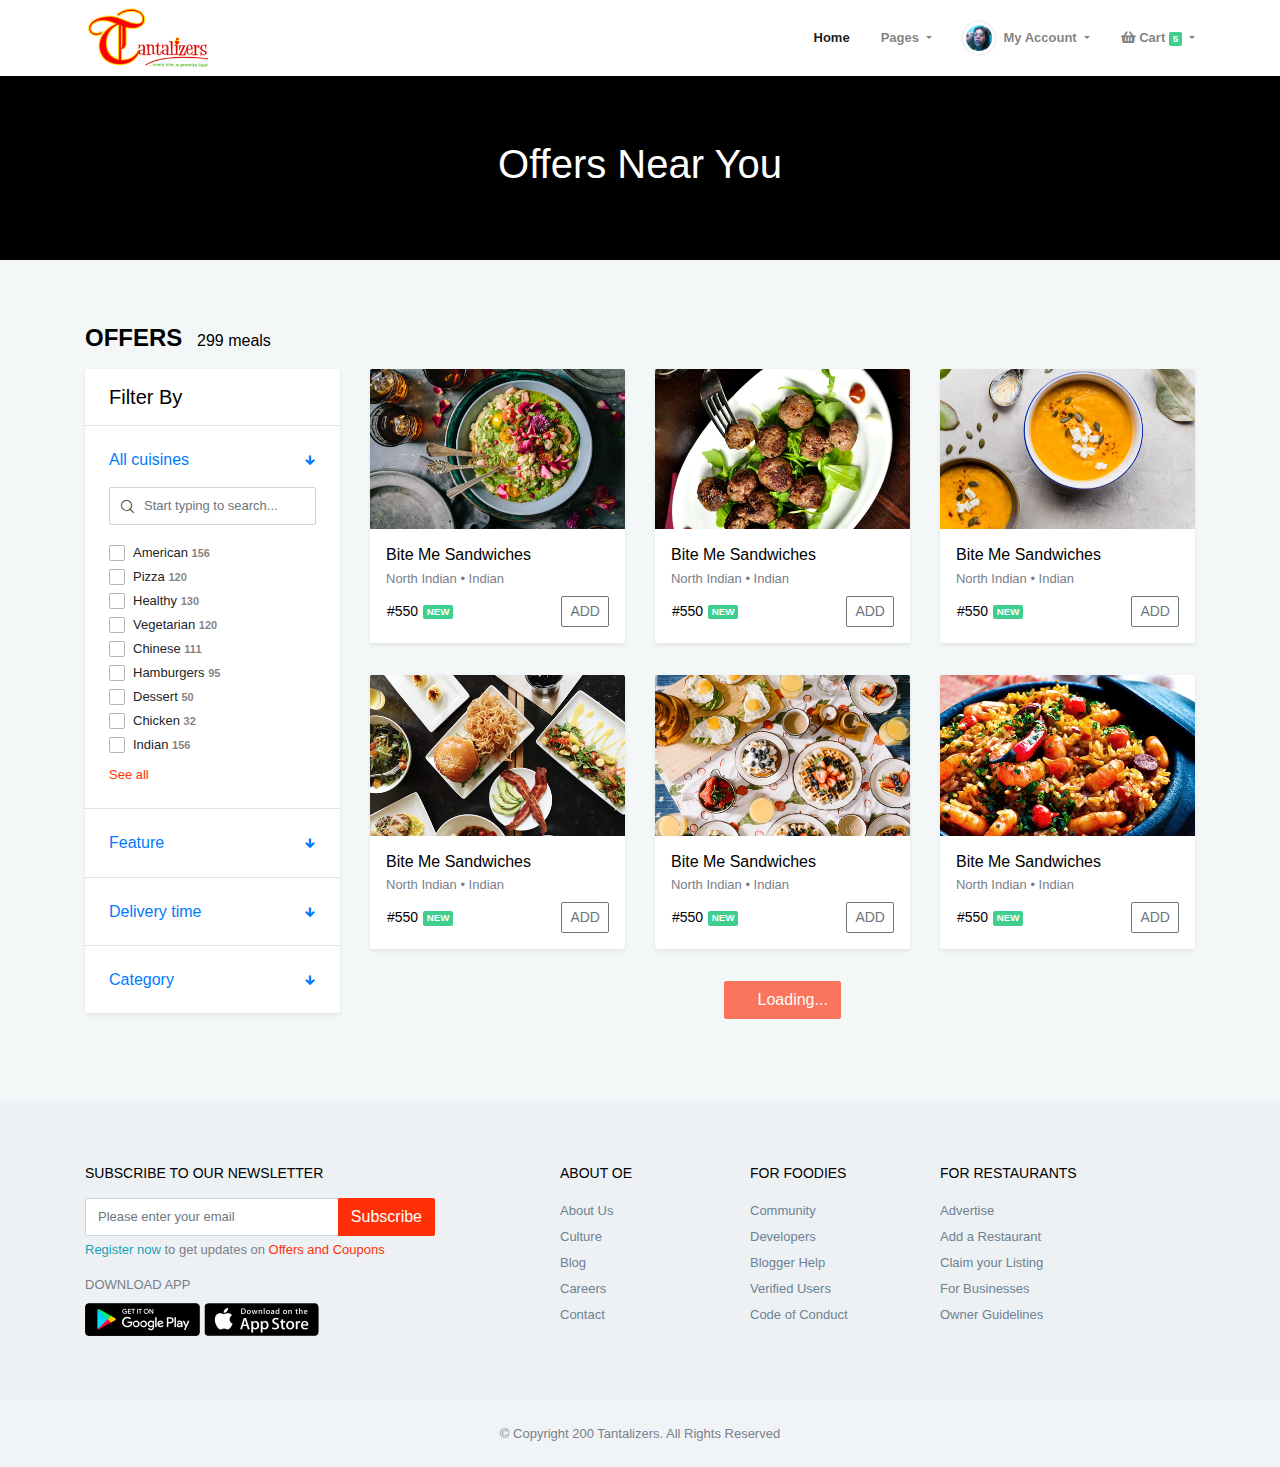
<file: listing.html>
<!doctype html>
<html lang="en">
<head>
      <!-- Required meta tags -->
      <meta charset="utf-8">
      <meta name="viewport" content="width=device-width, initial-scale=1, shrink-to-fit=no">
      <meta name="description" content="Askbootstrap">
      <meta name="author" content="Askbootstrap">
      <title>Tantalizers</title>
      <!-- Favicon Icon -->
      <link rel="icon" type="image/png" href="img/favicon.png">
      <!-- Bootstrap core CSS-->
      <link href="vendor/bootstrap/css/bootstrap.min.css" rel="stylesheet">
      <!-- Font Awesome-->
      <link href="vendor/fontawesome/css/all.min.css" rel="stylesheet">
      <!-- Font Awesome-->
      <link href="vendor/icofont/icofont.min.css" rel="stylesheet">
      <!-- Select2 CSS-->
      <link href="vendor/select2/css/select2.min.css" rel="stylesheet">
      <!-- Custom styles for this template-->
      <link href="css/osahan.css" rel="stylesheet">
      <!-- Owl Carousel -->
      <link rel="stylesheet" href="vendor/owl-carousel/owl.carousel.css">
      <link rel="stylesheet" href="vendor/owl-carousel/owl.theme.css">
   </head>
   <body>
      <nav class="navbar navbar-expand-lg navbar-light bg-light osahan-nav shadow-sm">
         <div class="container">
            <a class="navbar-brand" href="index.html"><img alt="logo" src="img/logo.png" style="height: 64px;"></a>
            <button class="navbar-toggler" type="button" data-toggle="collapse" data-target="#navbarNavDropdown" aria-controls="navbarNavDropdown" aria-expanded="false" aria-label="Toggle navigation">
            <span class="navbar-toggler-icon"></span>
            </button>
            <div class="collapse navbar-collapse" id="navbarNavDropdown">
               <ul class="navbar-nav ml-auto">
                  <li class="nav-item active">
                     <a class="nav-link" href="index.html">Home <span class="sr-only">(current)</span></a>
                  </li>
                  <li class="nav-item dropdown">
                     <a class="nav-link dropdown-toggle" href="#" role="button" data-toggle="dropdown" aria-haspopup="true" aria-expanded="false">
                     Pages
                     </a>
                     <div class="dropdown-menu dropdown-menu-right shadow-sm border-0">
                        <a class="dropdown-item" href="track-order.html">Track Order</a>
                        <a class="dropdown-item" href="invoice.html">Invoice</a>
                     </div>
                  </li>
                  <li class="nav-item dropdown">
                     <a class="nav-link dropdown-toggle" href="#" role="button" data-toggle="dropdown" aria-haspopup="true" aria-expanded="false">
                     <img alt="Generic placeholder image" src="img/user/4.png" class="nav-osahan-pic rounded-pill"> My Account
                     </a>
                     <div class="dropdown-menu dropdown-menu-right shadow-sm border-0">
                        <!-- <a class="dropdown-item" href="orders.html#orders"><i class="icofont-food-cart"></i> Orders</a> -->
                     </div>
                  </li>
                  <li class="nav-item dropdown dropdown-cart">
                     <a class="nav-link dropdown-toggle" href="#" role="button" data-toggle="dropdown" aria-haspopup="true" aria-expanded="false">
                     <i class="fas fa-shopping-basket"></i> Cart
                     <span class="badge badge-success">5</span>
                     </a>
                     <div class="dropdown-menu dropdown-cart-top p-0 dropdown-menu-right shadow-sm border-0">
                        <!-- <div class="dropdown-cart-top-header p-4">
                           <img class="img-fluid mr-3" alt="osahan" src="img/cart.jpg">
                           <h6 class="mb-0">Gus's World Famous Chicken</h6>
                           <p class="text-secondary mb-0">310 S Front St, Memphis, USA</p>
                           <small><a class="text-primary font-weight-bold" href="#">View Full Menu</a></small>
                        </div> -->
                        <div class="dropdown-cart-top-body border-top p-4">
                           <p class="mb-2"><i class="icofont-ui-press text-danger food-item"></i> Chicken Tikka Sub 12" (30 cm) x 1   <span class="float-right text-secondary">#314</span></p>
                           <p class="mb-2"><i class="icofont-ui-press text-success food-item"></i> Corn & Peas Salad x 1   <span class="float-right text-secondary">#209</span></p>
                           <p class="mb-2"><i class="icofont-ui-press text-success food-item"></i> Veg Seekh Sub 6" (15 cm) x 1  <span class="float-right text-secondary">#133</span></p>
                           <p class="mb-2"><i class="icofont-ui-press text-danger food-item"></i> Chicken Tikka Sub 12" (30 cm) x 1   <span class="float-right text-secondary">#314</span></p>
                           <p class="mb-2"><i class="icofont-ui-press text-danger food-item"></i> Corn & Peas Salad x 1   <span class="float-right text-secondary">#209</span></p>
                        </div>
                        <div class="dropdown-cart-top-footer border-top p-4">
                           <p class="mb-0 font-weight-bold text-secondary">Sub Total <span class="float-right text-dark">#499</span></p>
                           <small class="text-info">Extra charges may apply</small>  
                        </div>
                        <div class="dropdown-cart-top-footer border-top p-2">
                           <a class="btn btn-success btn-block btn-lg" href="checkout.html"> Checkout</a>
                        </div>
                     </div>
                  </li>
               </ul>
            </div>
         </div>
      </nav>
      <section class="breadcrumb-osahan pt-5 pb-5 bg-dark position-relative text-center">
         <h1 class="text-white">Offers Near You</h1>
         <!-- <h6 class="text-white-50">Best deals at your favourite restaurants</h6> -->
      </section>
      <section class="section pt-5 pb-5 products-listing">
         <div class="container">
            <div class="row d-none-m">
               <div class="col-md-12">
                  <!-- <div class="dropdown float-right">
                     <a class="btn btn-outline-info dropdown-toggle btn-sm border-white-btn" href="#" role="button" data-toggle="dropdown" aria-haspopup="true" aria-expanded="false">
                     Sort by: <span class="text-theme">Distance</span> &nbsp;&nbsp;
                     </a>
                     <div class="dropdown-menu dropdown-menu-right shadow-sm border-0 ">
                        <a class="dropdown-item" href="#">Distance</a>
                        <a class="dropdown-item" href="#">No Of Offers</a>
                        <a class="dropdown-item" href="#">Rating</a>
                     </div>
                  </div> -->
                  <h4 class="font-weight-bold mt-0 mb-3">OFFERS <small class="h6 mb-0 ml-2">299 meals
                     </small>
                  </h4>
               </div>
            </div>
            <div class="row">
               <div class="col-md-3">
                  <div class="filters shadow-sm rounded bg-white mb-4">
                     <div class="filters-header border-bottom pl-4 pr-4 pt-3 pb-3">
                        <h5 class="m-0">Filter By</h5>
                     </div>
                     <div class="filters-body">
                        <div id="accordion">
                           <!-- <div class="filters-card border-bottom p-4">
                              <div class="filters-card-header" id="headingOne">
                                 <h6 class="mb-0">
                                    <a href="#" class="btn-link" data-toggle="collapse" data-target="#collapseOne" aria-expanded="true" aria-controls="collapseOne">
                                    Location <i class="icofont-arrow-down float-right"></i>
                                    </a>
                                 </h6>
                              </div>
                              <div id="collapseOne" class="collapse show" aria-labelledby="headingOne" data-parent="#accordion">
                                 <div class="filters-card-body card-shop-filters">
                                    <div class="custom-control custom-checkbox">
                                       <input type="checkbox" class="custom-control-input" id="cb1">
                                       <label class="custom-control-label" for="cb1">Ludhiana Junction <small class="text-black-50">230</small>
                                       </label>
                                    </div>
                                    <div class="custom-control custom-checkbox">
                                       <input type="checkbox" class="custom-control-input" id="cb2">
                                       <label class="custom-control-label" for="cb2">Model Town <small class="text-black-50">95</small>
                                       </label>
                                    </div>
                                    <div class="custom-control custom-checkbox">
                                       <input type="checkbox" class="custom-control-input" id="cb3">
                                       <label class="custom-control-label" for="cb3">Civil Lines <small class="text-black-50">35</small>
                                       </label>
                                    </div>
                                    <div class="custom-control custom-checkbox">
                                       <input type="checkbox" class="custom-control-input" id="cb4">
                                       <label class="custom-control-label" for="cb4">Dugri <small class="text-black-50">46</small>
                                       </label>
                                    </div>
                                    <div class="custom-control custom-checkbox">
                                       <input type="checkbox" class="custom-control-input" id="cb5">
                                       <label class="custom-control-label" for="cb5">PAU <small class="text-black-50">20</small></label>
                                    </div>
                                    <div class="mt-2"><a href="#" class="link">See all</a></div>
                                 </div>
                              </div>
                           </div> -->
                           <div class="filters-card border-bottom p-4">
                              <div class="filters-card-header" id="headingTwo">
                                 <h6 class="mb-0">
                                    <a href="#" class="btn-link" data-toggle="collapse" data-target="#collapsetwo" aria-expanded="true" aria-controls="collapsetwo">
                                    All cuisines
                                    <i class="icofont-arrow-down float-right"></i>
                                    </a>
                                 </h6>
                              </div>
                              <div id="collapsetwo" class="collapse show" aria-labelledby="headingTwo" data-parent="#accordion">
                                 <div class="filters-card-body card-shop-filters">
                                    <form class="filters-search mb-3">
                                       <div class="form-group">
                                          <i class="icofont-search"></i>                                 
                                          <input type="text" class="form-control" placeholder="Start typing to search...">
                                       </div>
                                    </form>
                                    <div class="custom-control custom-checkbox">
                                       <input type="checkbox" class="custom-control-input" id="cb6">
                                       <label class="custom-control-label" for="cb6">American <small class="text-black-50">156</small></label>
                                    </div>
                                    <div class="custom-control custom-checkbox">
                                       <input type="checkbox" class="custom-control-input" id="cb7">
                                       <label class="custom-control-label" for="cb7">Pizza <small class="text-black-50">120</small></label>
                                    </div>
                                    <div class="custom-control custom-checkbox">
                                       <input type="checkbox" class="custom-control-input" id="cb8">
                                       <label class="custom-control-label" for="cb8">Healthy <small class="text-black-50">130</small></label>
                                    </div>
                                    <div class="custom-control custom-checkbox">
                                       <input type="checkbox" class="custom-control-input" id="cb9">
                                       <label class="custom-control-label" for="cb9">Vegetarian <small class="text-black-50">120</small></label>
                                    </div>
                                    <div class="custom-control custom-checkbox">
                                       <input type="checkbox" class="custom-control-input" id="cb10">
                                       <label class="custom-control-label" for="cb10"> Chinese <small class="text-black-50">111</small></label>
                                    </div>
                                    <div class="custom-control custom-checkbox">
                                       <input type="checkbox" class="custom-control-input" id="cb11">
                                       <label class="custom-control-label" for="cb11"> Hamburgers <small class="text-black-50">95</small></label>
                                    </div>
                                    <div class="custom-control custom-checkbox">
                                       <input type="checkbox" class="custom-control-input" id="cb12">
                                       <label class="custom-control-label" for="cb12"> Dessert <small class="text-black-50">50</small></label>
                                    </div>
                                    <div class="custom-control custom-checkbox">
                                       <input type="checkbox" class="custom-control-input" id="cb13">
                                       <label class="custom-control-label" for="cb13"> Chicken <small class="text-black-50">32</small></label>
                                    </div>
                                    <div class="custom-control custom-checkbox">
                                       <input type="checkbox" class="custom-control-input" id="cb14">
                                       <label class="custom-control-label" for="cb14"> Indian <small class="text-black-50">156</small></label>
                                    </div>
                                    <div class="mt-2"><a href="#" class="link">See all</a></div>
                                 </div>
                              </div>
                           </div>
                           <div class="filters-card border-bottom p-4">
                              <div class="filters-card-header" id="headingCategory">
                                 <h6 class="mb-0">
                                    <a href="#" class="btn-link" data-toggle="collapse" data-target="#collapseFeature" aria-expanded="true" aria-controls="collapseFeature">
                                    Feature <i class="icofont-arrow-down float-right"></i>
                                    </a>
                                 </h6>
                              </div>
                              <div id="collapseFeature" class="collapse" aria-labelledby="headingCategory" data-parent="#accordion">
                                 <div class="filters-card-body card-shop-filters">
                                    <div class="custom-control custom-checkbox">
                                       <input type="checkbox" class="custom-control-input" id="cb15">
                                       <label class="custom-control-label" for="cb15">Free Delivery <small class="text-black-50">156</small></label>
                                    </div>
                                    <div class="custom-control custom-checkbox">
                                       <input type="checkbox" class="custom-control-input" id="cb26">
                                       <label class="custom-control-label" for="cb26">Coupons <small class="text-black-50">120</small></label>
                                    </div>
                                    <div class="custom-control custom-checkbox">
                                       <input type="checkbox" class="custom-control-input" id="cb37">
                                       <label class="custom-control-label" for="cb37">Open Now [1:31am] <small class="text-black-50">85</small>
                                       </label>
                                    </div>
                                 </div>
                              </div>
                           </div>
                           <div class="filters-card border-bottom p-4">
                              <div class="filters-card-header" id="headingOffer">
                                 <h6 class="mb-0">
                                    <a href="#" class="btn-link" data-toggle="collapse" data-target="#collapseOffer" aria-expanded="true" aria-controls="collapseOffer">
                                    Delivery time <i class="icofont-arrow-down float-right"></i>
                                    </a>
                                 </h6>
                              </div>
                              <div id="collapseOffer" class="collapse" aria-labelledby="headingOffer" data-parent="#accordion">
                                 <div class="filters-card-body card-shop-filters">
                                    <div class="custom-control custom-checkbox">
                                       <input type="checkbox" class="custom-control-input" id="cb19">
                                       <label class="custom-control-label" for="cb19">Any Time </label>
                                    </div>
                                    <div class="custom-control custom-checkbox">
                                       <input type="checkbox" class="custom-control-input" id="cb20">
                                       <label class="custom-control-label" for="cb20">25 min
                                       </label>
                                    </div>
                                    <div class="custom-control custom-checkbox">
                                       <input type="checkbox" class="custom-control-input" id="cb36">
                                       <label class="custom-control-label" for="cb36">30 min
                                       </label>
                                    </div>
                                    <div class="custom-control custom-checkbox">
                                       <input type="checkbox" class="custom-control-input" id="cb47">
                                       <label class="custom-control-label" for="cb47">40 min
                                       </label>
                                    </div>
                                    <div class="custom-control custom-checkbox">
                                       <input type="checkbox" class="custom-control-input" id="cb58">
                                       <label class="custom-control-label" for="cb58">50 min
                                       </label>
                                    </div>
                                    <div class="mt-2"><a href="#" class="link">See all</a></div>
                                 </div>
                              </div>
                           </div>
                           <div class="filters-card p-4">
                              <div class="filters-card-header" id="headingCategory">
                                 <h6 class="mb-0">
                                    <a href="#" class="btn-link" data-toggle="collapse" data-target="#collapseCategory" aria-expanded="true" aria-controls="collapseCategory">
                                    Category <i class="icofont-arrow-down float-right"></i>
                                    </a>
                                 </h6>
                              </div>
                              <div id="collapseCategory" class="collapse" aria-labelledby="headingCategory" data-parent="#accordion">
                                 <div class="filters-card-body card-shop-filters">
                                    <div class="custom-control custom-checkbox">
                                       <input type="checkbox" class="custom-control-input" id="cb15">
                                       <label class="custom-control-label" for="cb15">Delivery <small class="text-black-50">156</small></label>
                                    </div>
                                    <div class="custom-control custom-checkbox">
                                       <input type="checkbox" class="custom-control-input" id="cb26">
                                       <label class="custom-control-label" for="cb26">Dine-out <small class="text-black-50">120</small></label>
                                    </div>
                                    <div class="custom-control custom-checkbox">
                                       <input type="checkbox" class="custom-control-input" id="cb37">
                                       <label class="custom-control-label" for="cb37">Cafés<small class="text-black-50">85</small>
                                       </label>
                                    </div>
                                 </div>
                              </div>
                           </div>
                        </div>
                     </div>
                  </div>
               </div>
               <div class="col-md-9">
                  <div class="owl-carousel owl-carousel-category owl-theme list-cate-page mb-4">
                     <div class="item">
                        <div class="osahan-category-item">
                           <a href="#">
                              <img class="img-fluid" src="img/list/1.png" alt="">
                              <h6>American</h6>
                              <p>156</p>
                           </a>
                        </div>
                     </div>
                     <div class="item">
                        <div class="osahan-category-item">
                           <a href="#">
                              <img class="img-fluid" src="img/list/2.png" alt="">
                              <h6>Pizza</h6>
                              <p>120</p>
                           </a>
                        </div>
                     </div>
                     <div class="item">
                        <div class="osahan-category-item">
                           <a href="#">
                              <img class="img-fluid" src="img/list/3.png" alt="">
                              <h6>Healthy</h6>
                              <p>130</p>
                           </a>
                        </div>
                     </div>
                     <div class="item">
                        <div class="osahan-category-item">
                           <a href="#">
                              <img class="img-fluid" src="img/list/4.png" alt="">
                              <h6>Vegetarian</h6>
                              <p>120</p>
                           </a>
                        </div>
                     </div>
                     <div class="item">
                        <div class="osahan-category-item">
                           <a href="#">
                              <img class="img-fluid" src="img/list/5.png" alt="">
                              <h6>Chinese</h6>
                              <p>111</p>
                           </a>
                        </div>
                     </div>
                     <div class="item">
                        <div class="osahan-category-item">
                           <a href="#">
                              <img class="img-fluid" src="img/list/6.png" alt="">
                              <h6>Hamburgers</h6>
                              <p>958</p>
                           </a>
                        </div>
                     </div>
                     <div class="item">
                        <div class="osahan-category-item">
                           <a href="#">
                              <img class="img-fluid" src="img/list/7.png" alt="">
                              <h6>Dessert</h6>
                              <p>56</p>
                           </a>
                        </div>
                     </div>
                     <div class="item">
                        <div class="osahan-category-item">
                           <a href="#">
                              <img class="img-fluid" src="img/list/8.png" alt="">
                              <h6>Chicken</h6>
                              <p>40</p>
                           </a>
                        </div>
                     </div>
                     <div class="item">
                        <div class="osahan-category-item">
                           <a href="#">
                              <img class="img-fluid" src="img/list/9.png" alt="">
                              <h6>Indian</h6>
                              <p>156</p>
                           </a>
                        </div>
                     </div>
                  </div>
                  <div class="row">
                     <div class="col-md-4 col-sm-6 mb-4 pb-2">
                        <div class="list-card bg-white h-100 rounded overflow-hidden position-relative shadow-sm">
                           <div class="list-card-image">
                              <!-- <div class="star position-absolute"><span class="badge badge-success"><i class="icofont-star"></i> 3.1 (300+)</span></div>
                              <div class="favourite-heart text-danger position-absolute"><a href="#"><i class="icofont-heart"></i></a></div>
                              <div class="member-plan position-absolute"><span class="badge badge-dark">Promoted</span></div> -->
                              <a href="#">
                              <img src="img/list/2.png" class="img-fluid item-img">
                              </a>
                           </div>
                           <div class="p-3 position-relative">
                              <div class="list-card-body">
                                 <h6 class="mb-1"><a href="#" class="text-black">Bite Me Sandwiches</a></h6>
                                 <p class="text-gray mb-2">North Indian • Indian</p>
                                 <p class="text-gray time mb-0"><a class="btn btn-link btn-sm pl-0 text-black pr-0" href="#">#550 </a> <span class="badge badge-success">NEW</span> <span class="float-right"> 
                                    <a class="btn btn-outline-secondary btn-sm" href="#">ADD</a>
                                    </span>
                                 </p>
                              </div>
                           </div>
                        </div>
                     </div>
                     <div class="col-md-4 col-sm-6 mb-4 pb-2">
                        <div class="list-card bg-white h-100 rounded overflow-hidden position-relative shadow-sm">
                           <div class="list-card-image">
                              <!-- <div class="star position-absolute"><span class="badge badge-success"><i class="icofont-star"></i> 3.1 (300+)</span></div>
                              <div class="favourite-heart text-danger position-absolute"><a href="#"><i class="icofont-heart"></i></a></div>
                              <div class="member-plan position-absolute"><span class="badge badge-dark">Promoted</span></div> -->
                              <a href="#">
                              <img src="img/list/3.png" class="img-fluid item-img">
                              </a>
                           </div>
                           <div class="p-3 position-relative">
                              <div class="list-card-body">
                                 <h6 class="mb-1"><a href="#" class="text-black">Bite Me Sandwiches</a></h6>
                                 <p class="text-gray mb-2">North Indian • Indian</p>
                                 <p class="text-gray time mb-0"><a class="btn btn-link btn-sm pl-0 text-black pr-0" href="#">#550 </a> <span class="badge badge-success">NEW</span> <span class="float-right"> 
                                    <a class="btn btn-outline-secondary btn-sm" href="#">ADD</a>
                                    </span>
                                 </p>
                              </div>
                           </div>
                        </div>
                     </div>
                     <div class="col-md-4 col-sm-6 mb-4 pb-2">
                        <div class="list-card bg-white h-100 rounded overflow-hidden position-relative shadow-sm">
                           <div class="list-card-image">
                              <!-- <div class="star position-absolute"><span class="badge badge-success"><i class="icofont-star"></i> 3.1 (300+)</span></div>
                              <div class="favourite-heart text-danger position-absolute"><a href="#"><i class="icofont-heart"></i></a></div>
                              <div class="member-plan position-absolute"><span class="badge badge-dark">Promoted</span></div> -->
                              <a href="#">
                              <img src="img/list/4.png" class="img-fluid item-img">
                              </a>
                           </div>
                           <div class="p-3 position-relative">
                              <div class="list-card-body">
                                 <h6 class="mb-1"><a href="#" class="text-black">Bite Me Sandwiches</a></h6>
                                 <p class="text-gray mb-2">North Indian • Indian</p>
                                 <p class="text-gray time mb-0"><a class="btn btn-link btn-sm pl-0 text-black pr-0" href="#">#550 </a> <span class="badge badge-success">NEW</span> <span class="float-right"> 
                                    <a class="btn btn-outline-secondary btn-sm" href="#">ADD</a>
                                    </span>
                                 </p>
                              </div>
                           </div>
                        </div>
                     </div>
                     <div class="col-md-4 col-sm-6 mb-4 pb-2">
                        <div class="list-card bg-white h-100 rounded overflow-hidden position-relative shadow-sm">
                           <div class="list-card-image">
                              <!-- <div class="star position-absolute"><span class="badge badge-success"><i class="icofont-star"></i> 3.1 (300+)</span></div>
                              <div class="favourite-heart text-danger position-absolute"><a href="#"><i class="icofont-heart"></i></a></div>
                              <div class="member-plan position-absolute"><span class="badge badge-dark">Promoted</span></div> -->
                              <a href="#">
                              <img src="img/list/5.png" class="img-fluid item-img">
                              </a>
                           </div>
                           <div class="p-3 position-relative">
                              <div class="list-card-body">
                                 <h6 class="mb-1"><a href="#" class="text-black">Bite Me Sandwiches</a></h6>
                                 <p class="text-gray mb-2">North Indian • Indian</p>
                                 <p class="text-gray time mb-0"><a class="btn btn-link btn-sm pl-0 text-black pr-0" href="#">#550 </a> <span class="badge badge-success">NEW</span> <span class="float-right"> 
                                    <a class="btn btn-outline-secondary btn-sm" href="#">ADD</a>
                                    </span>
                                 </p>
                              </div>
                           </div>
                        </div>
                     </div>
                     <div class="col-md-4 col-sm-6 mb-4 pb-2">
                        <div class="list-card bg-white h-100 rounded overflow-hidden position-relative shadow-sm">
                           <div class="list-card-image">
                              <!-- <div class="star position-absolute"><span class="badge badge-success"><i class="icofont-star"></i> 3.1 (300+)</span></div>
                              <div class="favourite-heart text-danger position-absolute"><a href="#"><i class="icofont-heart"></i></a></div>
                              <div class="member-plan position-absolute"><span class="badge badge-dark">Promoted</span></div> -->
                              <a href="#">
                              <img src="img/list/6.png" class="img-fluid item-img">
                              </a>
                           </div>
                           <div class="p-3 position-relative">
                              <div class="list-card-body">
                                 <h6 class="mb-1"><a href="#" class="text-black">Bite Me Sandwiches</a></h6>
                                 <p class="text-gray mb-2">North Indian • Indian</p>
                                 <p class="text-gray time mb-0"><a class="btn btn-link btn-sm pl-0 text-black pr-0" href="#">#550 </a> <span class="badge badge-success">NEW</span> <span class="float-right"> 
                                    <a class="btn btn-outline-secondary btn-sm" href="#">ADD</a>
                                    </span>
                                 </p>
                              </div>
                           </div>
                        </div>
                     </div>
                     <div class="col-md-4 col-sm-6 mb-4 pb-2">
                        <div class="list-card bg-white h-100 rounded overflow-hidden position-relative shadow-sm">
                           <div class="list-card-image">
                              <!-- <div class="star position-absolute"><span class="badge badge-success"><i class="icofont-star"></i> 3.1 (300+)</span></div>
                              <div class="favourite-heart text-danger position-absolute"><a href="#"><i class="icofont-heart"></i></a></div>
                              <div class="member-plan position-absolute"><span class="badge badge-dark">Promoted</span></div> -->
                              <a href="#">
                              <img src="img/list/7.png" class="img-fluid item-img">
                              </a>
                           </div>
                           <div class="p-3 position-relative">
                              <div class="list-card-body">
                                 <h6 class="mb-1"><a href="#" class="text-black">Bite Me Sandwiches</a></h6>
                                 <p class="text-gray mb-2">North Indian • Indian</p>
                                 <p class="text-gray time mb-0"><a class="btn btn-link btn-sm pl-0 text-black pr-0" href="#">#550 </a> <span class="badge badge-success">NEW</span> <span class="float-right"> 
                                    <a class="btn btn-outline-secondary btn-sm" href="#">ADD</a>
                                    </span>
                                 </p>
                              </div>
                           </div>
                        </div>
                     </div>
                     <div class="col-md-12 text-center load-more">
                        <button class="btn btn-primary" type="button" disabled>
                        <span class="spinner-grow spinner-grow-sm" role="status" aria-hidden="true"></span>
                        Loading...
                        </button>  
                     </div>
                  </div>
               </div>
            </div>
         </div>
         </div>
      </section>
      <section class="footer pt-5 pb-5">
         <div class="container">
            <div class="row">
               <div class="col-md-4 col-12 col-sm-12">
                  <h6 class="mb-3">Subscribe to our Newsletter</h6>
                  <form class="newsletter-form mb-1">
                     <div class="input-group">
                        <input type="text" placeholder="Please enter your email" class="form-control">
                        <div class="input-group-append">
                           <button type="button" class="btn btn-primary">
                           Subscribe
                           </button>
                        </div>
                     </div>
                  </form>
                  <p><a class="text-info" href="register.html">Register now</a> to get updates on <a href="offers.html">Offers and Coupons</a></p>
                  <div class="app">
                     <p class="mb-2">DOWNLOAD APP</p>
                     <a href="#">
                     <img class="img-fluid" src="img/google.png">
                     </a>
                     <a href="#">
                     <img class="img-fluid" src="img/apple.png">
                     </a>
                  </div>
               </div>
               <div class="col-md-1 col-sm-6 mobile-none">
               </div>
               <div class="col-md-2 col-4 col-sm-4">
                  <h6 class="mb-3">About OE</h6>
                  <ul>
                     <li><a href="#">About Us</a></li>
                     <li><a href="#">Culture</a></li>
                     <li><a href="#">Blog</a></li>
                     <li><a href="#">Careers</a></li>
                     <li><a href="#">Contact</a></li>
                  </ul>
               </div>
               <div class="col-md-2 col-4 col-sm-4">
                  <h6 class="mb-3">For Foodies</h6>
                  <ul>
                     <li><a href="#">Community</a></li>
                     <li><a href="#">Developers</a></li>
                     <li><a href="#">Blogger Help</a></li>
                     <li><a href="#">Verified Users</a></li>
                     <li><a href="#">Code of Conduct</a></li>
                  </ul>
               </div>
               <div class="col-md-2 col-4 col-sm-4">
                  <h6 class="mb-3">For Restaurants</h6>
                  <ul>
                     <li><a href="#">Advertise</a></li>
                     <li><a href="#">Add a Restaurant</a></li>
                     <li><a href="#">Claim your Listing</a></li>
                     <li><a href="#">For Businesses</a></li>
                     <li><a href="#">Owner Guidelines</a></li>
                  </ul>
               </div>
            </div>
         </div>
      </section>
      <footer class="pt-4 pb-4 text-center">
         <div class="container">
            <p class="mt-0 mb-0">© Copyright 200 Tantalizers. All Rights Reserved</p>
            <!-- <small class="mt-0 mb-0"> Made with <i class="fas fa-heart heart-icon text-danger"></i> by
            <a class="text-danger" target="_blank" href="https://www.instagram.com/iamgurdeeposahan/">Gurdeep Osahan</a> - <a class="text-primary" target="_blank" href="https://askbootstrap.com/">Ask Bootstrap</a>
            </small> -->
         </div>
      </footer>
      <!-- jQuery -->
      <script src="vendor/jquery/jquery-3.3.1.slim.min.js"></script>
      <!-- Bootstrap core JavaScript-->
      <script src="vendor/bootstrap/js/bootstrap.bundle.min.js"></script>
      <!-- Select2 JavaScript-->
      <script src="vendor/select2/js/select2.min.js"></script>
      <!-- Owl Carousel -->
      <script src="vendor/owl-carousel/owl.carousel.js"></script>
      <!-- Custom scripts for all pages-->
      <script src="js/custom.js"></script>
   </body>
</html>
</file>
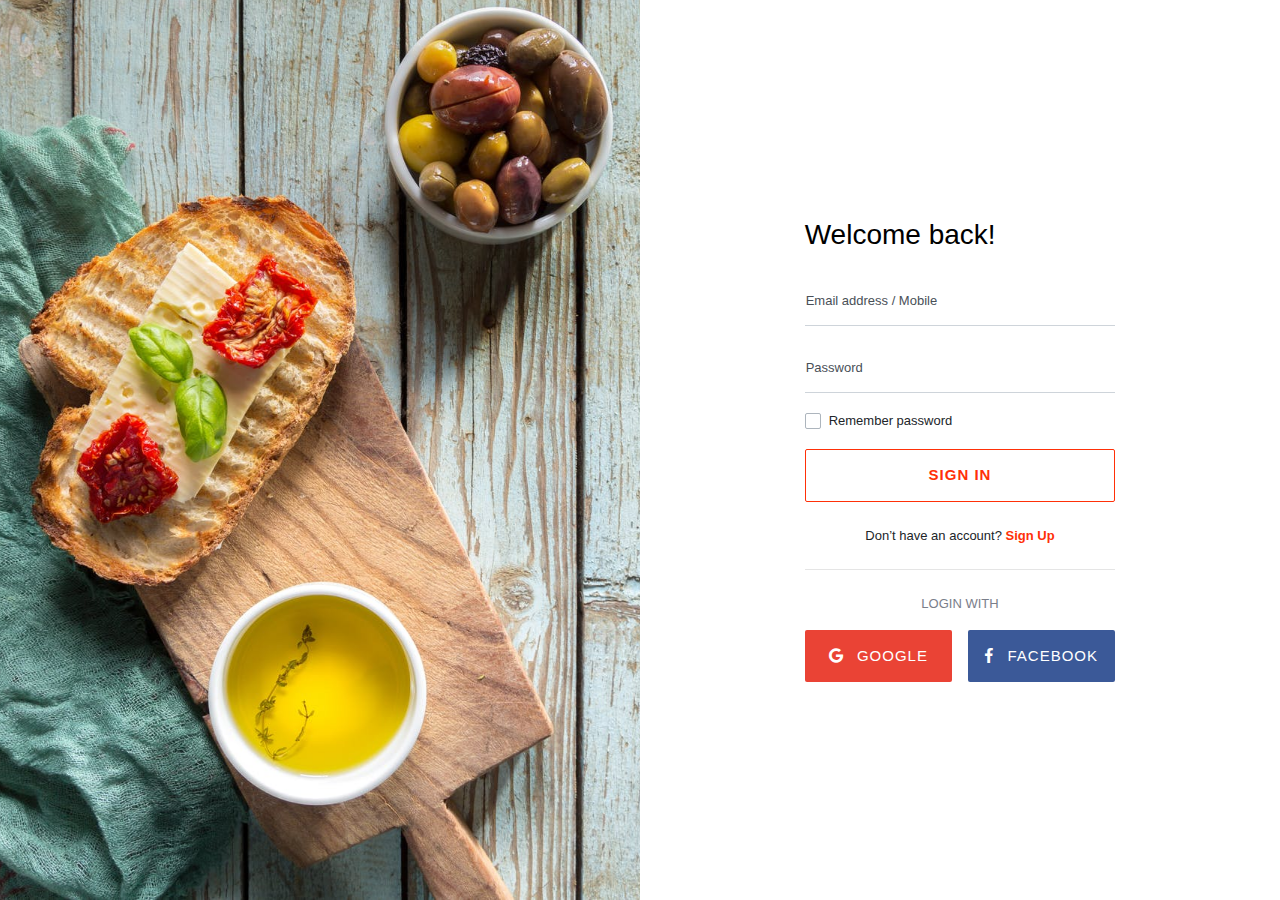
<file: login.html>
<!doctype html>
<html lang="en">
<head>
      <!-- Required meta tags -->
      <meta charset="utf-8">
      <meta name="viewport" content="width=device-width, initial-scale=1, shrink-to-fit=no">
      <meta name="description" content="Askbootstrap">
      <meta name="author" content="Askbootstrap">
      <title>Tantalizers</title>
      <!-- Favicon Icon -->
      <link rel="icon" type="image/png" href="img/favicon.png">
      <!-- Bootstrap core CSS-->
      <link href="vendor/bootstrap/css/bootstrap.min.css" rel="stylesheet">
      <!-- Font Awesome-->
      <link href="vendor/fontawesome/css/all.min.css" rel="stylesheet">
      <!-- Font Awesome-->
      <link href="vendor/icofont/icofont.min.css" rel="stylesheet">
      <!-- Select2 CSS-->
      <link href="vendor/select2/css/select2.min.css" rel="stylesheet">
      <!-- Custom styles for this template-->
      <link href="css/osahan.css" rel="stylesheet">
      <!-- Owl Carousel -->
      <link rel="stylesheet" href="vendor/owl-carousel/owl.carousel.css">
      <link rel="stylesheet" href="vendor/owl-carousel/owl.theme.css">
   </head>
   <body class="bg-white">
      <div class="container-fluid">
         <div class="row no-gutter">
            <div class="d-none d-md-flex col-md-4 col-lg-6 bg-image"></div>
            <div class="col-md-8 col-lg-6">
               <div class="login d-flex align-items-center py-5">
                  <div class="container">
                     <div class="row">
                        <div class="col-md-9 col-lg-8 mx-auto pl-5 pr-5">
                           <h3 class="login-heading mb-4">Welcome back!</h3>
                           <form>
                              <div class="form-label-group">
                                 <input type="email" id="inputEmail" class="form-control" placeholder="Email address">
                                 <label for="inputEmail">Email address / Mobile</label>
                              </div>
                              <div class="form-label-group">
                                 <input type="password" id="inputPassword" class="form-control" placeholder="Password">
                                 <label for="inputPassword">Password</label>
                              </div>
                              <div class="custom-control custom-checkbox mb-3">
                                 <input type="checkbox" class="custom-control-input" id="customCheck1">
                                 <label class="custom-control-label" for="customCheck1">Remember password</label>
                              </div>
                              <a href="index.html" class="btn btn-lg btn-outline-primary btn-block btn-login text-uppercase font-weight-bold mb-2">Sign in</a>
                              <div class="text-center pt-3">
                                 Don’t have an account? <a class="font-weight-bold" href="register.html">Sign Up</a>
                              </div>
                           </form>
                           <hr class="my-4">
                           <p class="text-center">LOGIN WITH</p>
                           <div class="row">
                              <div class="col pr-2">
                                 <button class="btn pl-1 pr-1 btn-lg btn-google font-weight-normal text-white btn-block text-uppercase" type="submit"><i class="fab fa-google mr-2"></i> Google</button>
                              </div>
                              <div class="col pl-2">
                                 <button class="btn pl-1 pr-1 btn-lg btn-facebook font-weight-normal text-white btn-block text-uppercase" type="submit"><i class="fab fa-facebook-f mr-2"></i> Facebook</button>
                              </div>
                           </div>
                        </div>
                     </div>
                  </div>
               </div>
            </div>
         </div>
      </div>
      <!-- jQuery -->
      <script src="vendor/jquery/jquery-3.3.1.slim.min.js"></script>
      <!-- Bootstrap core JavaScript-->
      <script src="vendor/bootstrap/js/bootstrap.bundle.min.js"></script>
      <!-- Select2 JavaScript-->
      <script src="vendor/select2/js/select2.min.js"></script>
      <!-- Custom scripts for all pages-->
      <script src="js/custom.js"></script>
   </body>

<!-- Mirrored from askbootstrap.com/preview/food-line/login.html by HTTrack Website Copier/3.x [XR&CO'2014], Wed, 12 Aug 2020 18:44:11 GMT -->
</html>
</file>
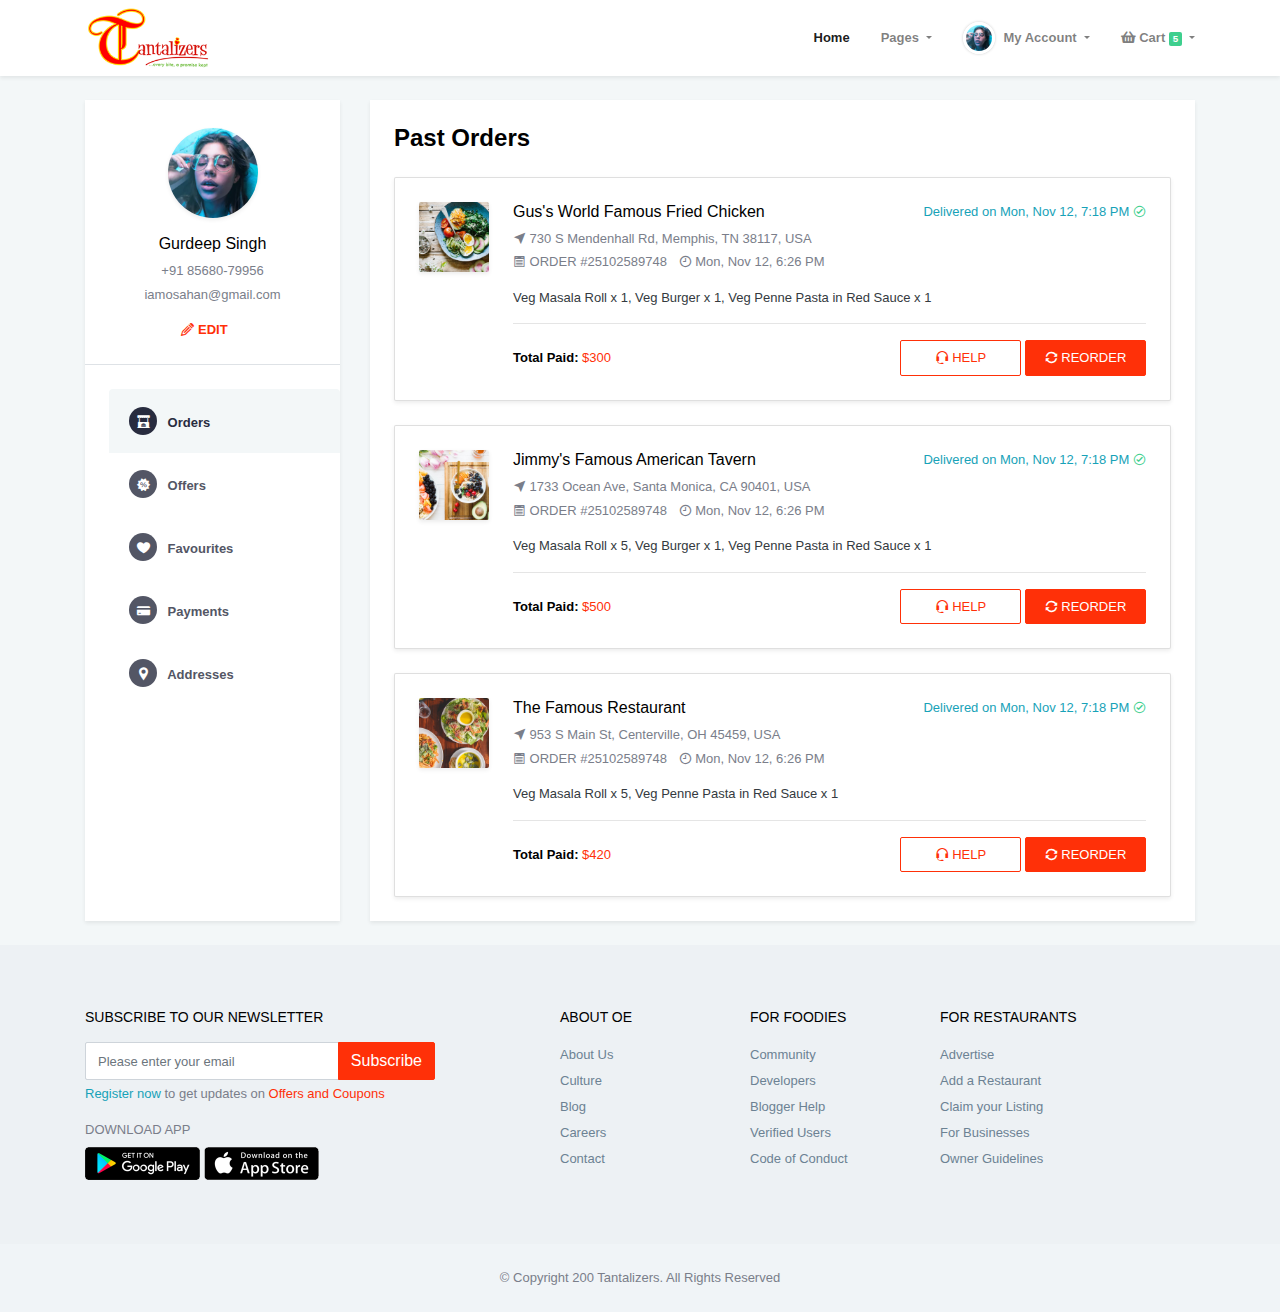
<file: orders.html>
<!doctype html>
<html lang="en">
<head>
      <!-- Required meta tags -->
      <meta charset="utf-8">
      <meta name="viewport" content="width=device-width, initial-scale=1, shrink-to-fit=no">
      <meta name="description" content="Askbootstrap">
      <meta name="author" content="Askbootstrap">
      <title>Tantalizers</title>
      <!-- Favicon Icon -->
      <link rel="icon" type="image/png" href="img/favicon.png">
      <!-- Bootstrap core CSS-->
      <link href="vendor/bootstrap/css/bootstrap.min.css" rel="stylesheet">
      <!-- Font Awesome-->
      <link href="vendor/fontawesome/css/all.min.css" rel="stylesheet">
      <!-- Font Awesome-->
      <link href="vendor/icofont/icofont.min.css" rel="stylesheet">
      <!-- Select2 CSS-->
      <link href="vendor/select2/css/select2.min.css" rel="stylesheet">
      <!-- Custom styles for this template-->
      <link href="css/osahan.css" rel="stylesheet">
      <!-- Owl Carousel -->
      <link rel="stylesheet" href="vendor/owl-carousel/owl.carousel.css">
      <link rel="stylesheet" href="vendor/owl-carousel/owl.theme.css">
   </head>
   <body>
      <!-- Modal -->
      <div class="modal fade" id="edit-profile-modal" tabindex="-1" role="dialog" aria-labelledby="edit-profile" aria-hidden="true">
         <div class="modal-dialog modal-sm modal-dialog-centered" role="document">
            <div class="modal-content">
               <div class="modal-header">
                  <h5 class="modal-title" id="edit-profile">Edit profile</h5>
                  <button type="button" class="close" data-dismiss="modal" aria-label="Close">
                  <span aria-hidden="true">&times;</span>
                  </button>
               </div>
               <div class="modal-body">
                  <form>
                     <div class="form-row">
                        <div class="form-group col-md-12">
                           <label>Phone number
                           </label>
                           <input type="text" value="+91 85680-79956" class="form-control" placeholder="Enter Phone number">
                        </div>
                        <div class="form-group col-md-12">
                           <label>Email id
                           </label>
                           <input type="text" value="iamosahan@gmail.com" class="form-control" placeholder="Enter Email id
                              ">
                        </div>
                        <div class="form-group col-md-12 mb-0">
                           <label>Password
                           </label>
                           <input type="password" value="**********" class="form-control" placeholder="Enter password
                              ">
                        </div>
                     </div>
                  </form>
               </div>
               <div class="modal-footer">
                  <button type="button" class="btn d-flex w-50 text-center justify-content-center btn-outline-primary" data-dismiss="modal">CANCEL
                  </button><button type="button" class="btn d-flex w-50 text-center justify-content-center btn-primary">UPDATE</button>
               </div>
            </div>
         </div>
      </div>
      <!-- Modal -->
      <div class="modal fade" id="add-address-modal" tabindex="-1" role="dialog" aria-labelledby="add-address" aria-hidden="true">
         <div class="modal-dialog modal-dialog-centered" role="document">
            <div class="modal-content">
               <div class="modal-header">
                  <h5 class="modal-title" id="add-address">Add Delivery Address</h5>
                  <button type="button" class="close" data-dismiss="modal" aria-label="Close">
                  <span aria-hidden="true">&times;</span>
                  </button>
               </div>
               <div class="modal-body">
                  <form>
                     <div class="form-row">
                        <div class="form-group col-md-12">
                           <label for="inputPassword4">Delivery Area</label>
                           <div class="input-group">
                              <input type="text" class="form-control" placeholder="Delivery Area">
                              <div class="input-group-append">
                                 <button class="btn btn-outline-secondary" type="button" id="button-addon2"><i class="icofont-ui-pointer"></i></button>
                              </div>
                           </div>
                        </div>
                        <div class="form-group col-md-12">
                           <label for="inputPassword4">Complete Address
                           </label>
                           <input type="text" class="form-control" placeholder="Complete Address e.g. house number, street name, landmark">
                        </div>
                        <div class="form-group col-md-12">
                           <label for="inputPassword4">Delivery Instructions
                           </label>
                           <input type="text" class="form-control" placeholder="Delivery Instructions e.g. Opposite Gold Souk Mall">
                        </div>
                        <div class="form-group mb-0 col-md-12">
                           <label for="inputPassword4">Nickname
                           </label>
                           <div class="btn-group btn-group-toggle d-flex justify-content-center" data-toggle="buttons">
                              <label class="btn btn-info active">
                              <input type="radio" name="options" id="option1" autocomplete="off" checked> Home
                              </label>
                              <label class="btn btn-info">
                              <input type="radio" name="options" id="option2" autocomplete="off"> Work
                              </label>
                              <label class="btn btn-info">
                              <input type="radio" name="options" id="option3" autocomplete="off"> Other
                              </label>
                           </div>
                        </div>
                     </div>
                  </form>
               </div>
               <div class="modal-footer">
                  <button type="button" class="btn d-flex w-50 text-center justify-content-center btn-outline-primary" data-dismiss="modal">CANCEL
                  </button><button type="button" class="btn d-flex w-50 text-center justify-content-center btn-primary">SUBMIT</button>
               </div>
            </div>
         </div>
      </div>
      <!-- Modal -->
      <div class="modal fade" id="delete-address-modal" tabindex="-1" role="dialog" aria-labelledby="delete-address" aria-hidden="true">
         <div class="modal-dialog modal-sm modal-dialog-centered" role="document">
            <div class="modal-content">
               <div class="modal-header">
                  <h5 class="modal-title" id="delete-address">Delete</h5>
                  <button type="button" class="close" data-dismiss="modal" aria-label="Close">
                  <span aria-hidden="true">&times;</span>
                  </button>
               </div>
               <div class="modal-body">
                  <p class="mb-0 text-black">Are you sure you want to delete this xxxxx?</p>
               </div>
               <div class="modal-footer">
                  <button type="button" class="btn d-flex w-50 text-center justify-content-center btn-outline-primary" data-dismiss="modal">CANCEL
                  </button><button type="button" class="btn d-flex w-50 text-center justify-content-center btn-primary">DELETE</button>
               </div>
            </div>
         </div>
      </div>
            <nav class="navbar navbar-expand-lg navbar-light bg-light osahan-nav shadow-sm">
         <div class="container">
            <a class="navbar-brand" href="index.html"><img alt="logo" src="img/logo.png" style="height: 64px;"></a>
            <button class="navbar-toggler" type="button" data-toggle="collapse" data-target="#navbarNavDropdown" aria-controls="navbarNavDropdown" aria-expanded="false" aria-label="Toggle navigation">
            <span class="navbar-toggler-icon"></span>
            </button>
            <div class="collapse navbar-collapse" id="navbarNavDropdown">
               <ul class="navbar-nav ml-auto">
                  <li class="nav-item active">
                     <a class="nav-link" href="index.html">Home <span class="sr-only">(current)</span></a>
                  </li>
                  <li class="nav-item dropdown">
                     <a class="nav-link dropdown-toggle" href="#" role="button" data-toggle="dropdown" aria-haspopup="true" aria-expanded="false">
                     Pages
                     </a>
                     <div class="dropdown-menu dropdown-menu-right shadow-sm border-0">
                        <a class="dropdown-item" href="track-order.html">Track Order</a>
                        <a class="dropdown-item" href="invoice.html">Invoice</a>
                     </div>
                  </li>
                  <li class="nav-item dropdown">
                     <a class="nav-link dropdown-toggle" href="#" role="button" data-toggle="dropdown" aria-haspopup="true" aria-expanded="false">
                     <img alt="Generic placeholder image" src="img/user/4.png" class="nav-osahan-pic rounded-pill"> My Account
                     </a>
                     <div class="dropdown-menu dropdown-menu-right shadow-sm border-0">
                        <!-- <a class="dropdown-item" href="orders.html#orders"><i class="icofont-food-cart"></i> Orders</a> -->
                     </div>
                  </li>
                  <li class="nav-item dropdown dropdown-cart">
                     <a class="nav-link dropdown-toggle" href="#" role="button" data-toggle="dropdown" aria-haspopup="true" aria-expanded="false">
                     <i class="fas fa-shopping-basket"></i> Cart
                     <span class="badge badge-success">5</span>
                     </a>
                     <div class="dropdown-menu dropdown-cart-top p-0 dropdown-menu-right shadow-sm border-0">
                        <!-- <div class="dropdown-cart-top-header p-4">
                           <img class="img-fluid mr-3" alt="osahan" src="img/cart.jpg">
                           <h6 class="mb-0">Gus's World Famous Chicken</h6>
                           <p class="text-secondary mb-0">310 S Front St, Memphis, USA</p>
                           <small><a class="text-primary font-weight-bold" href="#">View Full Menu</a></small>
                        </div> -->
                        <div class="dropdown-cart-top-body border-top p-4">
                           <p class="mb-2"><i class="icofont-ui-press text-danger food-item"></i> Chicken Tikka Sub 12" (30 cm) x 1   <span class="float-right text-secondary">#314</span></p>
                           <p class="mb-2"><i class="icofont-ui-press text-success food-item"></i> Corn & Peas Salad x 1   <span class="float-right text-secondary">#209</span></p>
                           <p class="mb-2"><i class="icofont-ui-press text-success food-item"></i> Veg Seekh Sub 6" (15 cm) x 1  <span class="float-right text-secondary">#133</span></p>
                           <p class="mb-2"><i class="icofont-ui-press text-danger food-item"></i> Chicken Tikka Sub 12" (30 cm) x 1   <span class="float-right text-secondary">#314</span></p>
                           <p class="mb-2"><i class="icofont-ui-press text-danger food-item"></i> Corn & Peas Salad x 1   <span class="float-right text-secondary">#209</span></p>
                        </div>
                        <div class="dropdown-cart-top-footer border-top p-4">
                           <p class="mb-0 font-weight-bold text-secondary">Sub Total <span class="float-right text-dark">#499</span></p>
                           <small class="text-info">Extra charges may apply</small>  
                        </div>
                        <div class="dropdown-cart-top-footer border-top p-2">
                           <a class="btn btn-success btn-block btn-lg" href="checkout.html"> Checkout</a>
                        </div>
                     </div>
                  </li>
               </ul>
            </div>
         </div>
      </nav>
      <section class="section pt-4 pb-4 osahan-account-page">
         <div class="container">
            <div class="row">
               <div class="col-md-3">
                  <div class="osahan-account-page-left shadow-sm bg-white h-100">
                     <div class="border-bottom p-4">
                        <div class="osahan-user text-center">
                           <div class="osahan-user-media">
                              <img class="mb-3 rounded-pill shadow-sm mt-1" src="img/user/4.png" alt="gurdeep singh osahan">
                              <div class="osahan-user-media-body">
                                 <h6 class="mb-2">Gurdeep Singh</h6>
                                 <p class="mb-1">+91 85680-79956</p>
                                 <p>iamosahan@gmail.com</p>
                                 <p class="mb-0 text-black font-weight-bold"><a class="text-primary mr-3" data-toggle="modal" data-target="#edit-profile-modal" href="#"><i class="icofont-ui-edit"></i> EDIT</a></p>
                              </div>
                           </div>
                        </div>
                     </div>
                     <ul class="nav nav-tabs flex-column border-0 pt-4 pl-4 pb-4" id="myTab" role="tablist">
                        <li class="nav-item">
                           <a class="nav-link active" id="orders-tab" data-toggle="tab" href="#orders" role="tab" aria-controls="orders" aria-selected="true"><i class="icofont-food-cart"></i> Orders</a>
                        </li>
                        <li class="nav-item">
                           <a class="nav-link" id="offers-tab" data-toggle="tab" href="#offers" role="tab" aria-controls="offers" aria-selected="false"><i class="icofont-sale-discount"></i> Offers</a>
                        </li>
                        <li class="nav-item">
                           <a class="nav-link" id="favourites-tab" data-toggle="tab" href="#favourites" role="tab" aria-controls="favourites" aria-selected="false"><i class="icofont-heart"></i> Favourites</a>
                        </li>
                        <li class="nav-item">
                           <a class="nav-link" id="payments-tab" data-toggle="tab" href="#payments" role="tab" aria-controls="payments" aria-selected="false"><i class="icofont-credit-card"></i> Payments</a>
                        </li>
                        <li class="nav-item">
                           <a class="nav-link" id="addresses-tab" data-toggle="tab" href="#addresses" role="tab" aria-controls="addresses" aria-selected="false"><i class="icofont-location-pin"></i> Addresses</a>
                        </li>
                     </ul>
                  </div>
               </div>
               <div class="col-md-9">
                  <div class="osahan-account-page-right shadow-sm bg-white p-4 h-100">
                     <div class="tab-content" id="myTabContent">
                        <div class="tab-pane fade show active" id="orders" role="tabpanel" aria-labelledby="orders-tab">
                           <h4 class="font-weight-bold mt-0 mb-4">Past Orders</h4>
                           <div class="bg-white card mb-4 order-list shadow-sm">
                              <div class="gold-members p-4">
                                 <a href="#">
                                    <div class="media">
                                       <img class="mr-4" src="img/3.jpg" alt="Generic placeholder image">
                                       <div class="media-body">
                                          <span class="float-right text-info">Delivered on Mon, Nov 12, 7:18 PM <i class="icofont-check-circled text-success"></i></span>
                                          <h6 class="mb-2">
                                 <a href="detail.html" class="text-black">Gus's World Famous Fried Chicken
                                 </a></h6>
                                 <p class="text-gray mb-1"><i class="icofont-location-arrow"></i> 730 S Mendenhall Rd, Memphis, TN 38117, USA
                                 </p>
                                 <p class="text-gray mb-3"><i class="icofont-list"></i> ORDER #25102589748 <i class="icofont-clock-time ml-2"></i> Mon, Nov 12, 6:26 PM</p>
                                 <p class="text-dark">Veg Masala Roll x 1, Veg Burger x 1, Veg Penne Pasta in Red Sauce x 1
                                 </p>
                                 <hr>
                                 <div class="float-right">
                                 <a class="btn btn-sm btn-outline-primary" href="#"><i class="icofont-headphone-alt"></i> HELP</a>
                                 <a class="btn btn-sm btn-primary" href="detail.html"><i class="icofont-refresh"></i> REORDER</a>
                                 </div>
                                 <p class="mb-0 text-black text-primary pt-2"><span class="text-black font-weight-bold"> Total Paid:</span>  $300
                                 </p>
                                 </div>
                                 </div>
                                 </a>
                              </div>
                           </div>
                           <div class="bg-white card mb-4 order-list shadow-sm">
                              <div class="gold-members p-4">
                                 <a href="#">
                                    <div class="media">
                                       <img class="mr-4" src="img/4.jpg" alt="Generic placeholder image">
                                       <div class="media-body">
                                          <span class="float-right text-info">Delivered on Mon, Nov 12, 7:18 PM <i class="icofont-check-circled text-success"></i></span>
                                          <h6 class="mb-2">
                                 <a href="detail.html" class="text-black">Jimmy's Famous American Tavern
                                 </a></h6>
                                 <p class="text-gray mb-1"><i class="icofont-location-arrow"></i> 1733 Ocean Ave, Santa Monica, CA 90401, USA
                                 </p>
                                 <p class="text-gray mb-3"><i class="icofont-list"></i> ORDER #25102589748 <i class="icofont-clock-time ml-2"></i> Mon, Nov 12, 6:26 PM</p>
                                 <p class="text-dark">Veg Masala Roll x 5, Veg Burger x 1, Veg Penne Pasta in Red Sauce x 1
                                 </p>
                                 <hr>
                                 <div class="float-right">
                                 <a class="btn btn-sm btn-outline-primary" href="#"><i class="icofont-headphone-alt"></i> HELP</a>
                                 <a class="btn btn-sm btn-primary" href="detail.html"><i class="icofont-refresh"></i> REORDER</a>
                                 </div>
                                 <p class="mb-0 text-black text-primary pt-2"><span class="text-black font-weight-bold"> Total Paid:</span>  $500
                                 </p>
                                 </div>
                                 </div>
                                 </a>
                              </div>
                           </div>
                           <div class="bg-white card  order-list shadow-sm">
                              <div class="gold-members p-4">
                                 <a href="#">
                                    <div class="media">
                                       <img class="mr-4" src="img/5.jpg" alt="Generic placeholder image">
                                       <div class="media-body">
                                          <span class="float-right text-info">Delivered on Mon, Nov 12, 7:18 PM <i class="icofont-check-circled text-success"></i></span>
                                          <h6 class="mb-2">
                                 <a href="detail.html" class="text-black">The Famous Restaurant
                                 </a></h6>
                                 <p class="text-gray mb-1"><i class="icofont-location-arrow"></i> 953 S Main St, Centerville, OH 45459, USA
                                 </p>
                                 <p class="text-gray mb-3"><i class="icofont-list"></i> ORDER #25102589748 <i class="icofont-clock-time ml-2"></i> Mon, Nov 12, 6:26 PM</p>
                                 <p class="text-dark">Veg Masala Roll x 5, Veg Penne Pasta in Red Sauce x 1
                                 </p>
                                 <hr>
                                 <div class="float-right">
                                 <a class="btn btn-sm btn-outline-primary" href="#"><i class="icofont-headphone-alt"></i> HELP</a>
                                 <a class="btn btn-sm btn-primary" href="detail.html"><i class="icofont-refresh"></i> REORDER</a>
                                 </div>
                                 <p class="mb-0 text-black text-primary pt-2"><span class="text-black font-weight-bold"> Total Paid:</span>  $420
                                 </p>
                                 </div>
                                 </div>
                                 </a>
                              </div>
                           </div>
                        </div>
                        <div class="tab-pane fade" id="offers" role="tabpanel" aria-labelledby="offers-tab">
                           <h4 class="font-weight-bold mt-0 mb-4">Offers</h4>
                           <div class="row mb-4 pb-2">
                              <div class="col-md-6">
                                 <div class="card offer-card shadow-sm">
                                    <div class="card-body">
                                       <h5 class="card-title"><img src="img/bank/1.png"> OSAHANEAT50</h5>
                                       <h6 class="card-subtitle mb-2 text-block">Get 50% OFF on your first Food Line order</h6>
                                       <p class="card-text">Use code OSAHANEAT50 &amp; get 50% off on your first osahan order on Website and Mobile site. Maximum discount: $200</p>
                                       <a href="#" class="card-link">COPY CODE</a>
                                       <a href="#" class="card-link">KNOW MORE</a>
                                    </div>
                                 </div>
                              </div>
                              <div class="col-md-6">
                                 <div class="card offer-card shadow-sm">
                                    <div class="card-body">
                                       <h5 class="card-title"><img src="img/bank/2.png"> EAT730</h5>
                                       <h6 class="card-subtitle mb-2 text-block">Get 50% OFF on your first Food Line order</h6>
                                       <p class="card-text">Use code EAT730 &amp; get 50% off on your first osahan order on Website and Mobile site. Maximum discount: $600</p>
                                       <a href="#" class="card-link">COPY CODE</a>
                                       <a href="#" class="card-link">KNOW MORE</a>
                                    </div>
                                 </div>
                              </div>
                           </div>
                           <div class="row mb-4 pb-2">
                              <div class="col-md-6">
                                 <div class="card offer-card shadow-sm">
                                    <div class="card-body">
                                       <h5 class="card-title"><img src="img/bank/3.png"> SAHAN50</h5>
                                       <h6 class="card-subtitle mb-2 text-block">Get 50% OFF on your first Food Line order</h6>
                                       <p class="card-text">Use code SAHAN50 &amp; get 50% off on your first osahan order on Website and Mobile site. Maximum discount: $200</p>
                                       <a href="#" class="card-link">COPY CODE</a>
                                       <a href="#" class="card-link">KNOW MORE</a>
                                    </div>
                                 </div>
                              </div>
                              <div class="col-md-6">
                                 <div class="card offer-card shadow-sm">
                                    <div class="card-body">
                                       <h5 class="card-title"><img src="img/bank/4.png"> GURDEEP50</h5>
                                       <h6 class="card-subtitle mb-2 text-block">Get 50% OFF on your first Food Line order</h6>
                                       <p class="card-text">Use code GURDEEP50 &amp; get 50% off on your first osahan order on Website and Mobile site. Maximum discount: $600</p>
                                       <a href="#" class="card-link">COPY CODE</a>
                                       <a href="#" class="card-link">KNOW MORE</a>
                                    </div>
                                 </div>
                              </div>
                           </div>
                           <div class="row">
                              <div class="col-md-6">
                                 <div class="card offer-card shadow-sm">
                                    <div class="card-body">
                                       <h5 class="card-title"><img src="img/bank/1.png"> OSAHANEAT50</h5>
                                       <h6 class="card-subtitle mb-2 text-block">Get 50% OFF on your first Food Line order</h6>
                                       <p class="card-text">Use code OSAHANEAT50 &amp; get 50% off on your first osahan order on Website and Mobile site. Maximum discount: $200</p>
                                       <a href="#" class="card-link">COPY CODE</a>
                                       <a href="#" class="card-link">KNOW MORE</a>
                                    </div>
                                 </div>
                              </div>
                              <div class="col-md-6">
                                 <div class="card offer-card shadow-sm">
                                    <div class="card-body">
                                       <h5 class="card-title"><img src="img/bank/2.png"> EAT730</h5>
                                       <h6 class="card-subtitle mb-2 text-block">Get 50% OFF on your first Food Line order</h6>
                                       <p class="card-text">Use code EAT730 &amp; get 50% off on your first osahan order on Website and Mobile site. Maximum discount: $600</p>
                                       <a href="#" class="card-link">COPY CODE</a>
                                       <a href="#" class="card-link">KNOW MORE</a>
                                    </div>
                                 </div>
                              </div>
                           </div>
                        </div>
                        <div class="tab-pane fade" id="favourites" role="tabpanel" aria-labelledby="favourites-tab">
                           <h4 class="font-weight-bold mt-0 mb-4">Favourites</h4>
                           <div class="row">
                              <div class="col-md-4 col-sm-6 mb-4 pb-2">
                                 <div class="list-card bg-white h-100 rounded overflow-hidden position-relative shadow-sm">
                                    <div class="list-card-image">
                                       <div class="star position-absolute"><span class="badge badge-success"><i class="icofont-star"></i> 3.1 (300+)</span></div>
                                       <div class="favourite-heart text-danger position-absolute"><a href="detail.html"><i class="icofont-heart"></i></a></div>
                                       <div class="member-plan position-absolute"><span class="badge badge-dark">Promoted</span></div>
                                       <a href="detail.html">
                                       <img src="img/list/4.png" class="img-fluid item-img">
                                       </a>
                                    </div>
                                    <div class="p-3 position-relative">
                                       <div class="list-card-body">
                                          <h6 class="mb-1"><a href="detail.html" class="text-black">Famous Dave's Bar-B-Que
                                             </a>
                                          </h6>
                                          <p class="text-gray mb-3">Vegetarian • Indian • Pure veg</p>
                                          <p class="text-gray mb-3 time"><span class="bg-light text-dark rounded-sm pl-2 pb-1 pt-1 pr-2"><i class="icofont-wall-clock"></i> 15–30 min</span> <span class="float-right text-black-50"> $350 FOR TWO</span></p>
                                       </div>
                                       <div class="list-card-badge">
                                          <span class="badge badge-danger">OFFER</span> <small> Use Coupon OSAHAN50</small>
                                       </div>
                                    </div>
                                 </div>
                              </div>
                              <div class="col-md-4 col-sm-6 mb-4 pb-2">
                                 <div class="list-card bg-white h-100 rounded overflow-hidden position-relative shadow-sm">
                                    <div class="list-card-image">
                                       <div class="star position-absolute"><span class="badge badge-success"><i class="icofont-star"></i> 3.1 (300+)</span></div>
                                       <div class="favourite-heart text-danger position-absolute"><a href="detail.html"><i class="icofont-heart"></i></a></div>
                                       <div class="member-plan position-absolute"><span class="badge badge-dark">Promoted</span></div>
                                       <a href="detail.html">
                                       <img src="img/list/5.png" class="img-fluid item-img">
                                       </a>
                                    </div>
                                    <div class="p-3 position-relative">
                                       <div class="list-card-body">
                                          <h6 class="mb-1"><a href="detail.html" class="text-black">Thai Famous Cuisine</a></h6>
                                          <p class="text-gray mb-3">North Indian • Indian • Pure veg</p>
                                          <p class="text-gray mb-3 time"><span class="bg-light text-dark rounded-sm pl-2 pb-1 pt-1 pr-2"><i class="icofont-wall-clock"></i> 30–35 min</span> <span class="float-right text-black-50"> $250 FOR TWO</span></p>
                                       </div>
                                       <div class="list-card-badge">
                                          <span class="badge badge-success">OFFER</span> <small>65% off</small>
                                       </div>
                                    </div>
                                 </div>
                              </div>
                              <div class="col-md-4 col-sm-6 mb-4 pb-2">
                                 <div class="list-card bg-white h-100 rounded overflow-hidden position-relative shadow-sm">
                                    <div class="list-card-image">
                                       <div class="star position-absolute"><span class="badge badge-success"><i class="icofont-star"></i> 3.1 (300+)</span></div>
                                       <div class="favourite-heart text-danger position-absolute"><a href="detail.html"><i class="icofont-heart"></i></a></div>
                                       <div class="member-plan position-absolute"><span class="badge badge-dark">Promoted</span></div>
                                       <a href="detail.html">
                                       <img src="img/list/6.png" class="img-fluid item-img">
                                       </a>
                                    </div>
                                    <div class="p-3 position-relative">
                                       <div class="list-card-body">
                                          <h6 class="mb-1"><a href="detail.html" class="text-black">The osahan Restaurant
                                             </a>
                                          </h6>
                                          <p class="text-gray mb-3">North • Hamburgers • Pure veg</p>
                                          <p class="text-gray mb-3 time"><span class="bg-light text-dark rounded-sm pl-2 pb-1 pt-1 pr-2"><i class="icofont-wall-clock"></i> 15–25 min</span> <span class="float-right text-black-50"> $500 FOR TWO</span></p>
                                       </div>
                                       <div class="list-card-badge">
                                          <span class="badge badge-danger">OFFER</span> <small>65% OSAHAN50</small>
                                       </div>
                                    </div>
                                 </div>
                              </div>
                              <div class="col-md-4 col-sm-6 mb-4 pb-2">
                                 <div class="list-card bg-white h-100 rounded overflow-hidden position-relative shadow-sm">
                                    <div class="list-card-image">
                                       <div class="star position-absolute"><span class="badge badge-success"><i class="icofont-star"></i> 3.1 (300+)</span></div>
                                       <div class="favourite-heart text-danger position-absolute"><a href="detail.html"><i class="icofont-heart"></i></a></div>
                                       <div class="member-plan position-absolute"><span class="badge badge-dark">Promoted</span></div>
                                       <a href="detail.html">
                                       <img src="img/list/7.png" class="img-fluid item-img">
                                       </a>
                                    </div>
                                    <div class="p-3 position-relative">
                                       <div class="list-card-body">
                                          <h6 class="mb-1"><a href="detail.html" class="text-black">Stan's Restaurant
                                             </a>
                                          </h6>
                                          <p class="text-gray mb-3">North Indian • Indian • Pure veg</p>
                                          <p class="text-gray mb-3 time"><span class="bg-light text-dark rounded-sm pl-2 pb-1 pt-1 pr-2"><i class="icofont-wall-clock"></i> 15–25 min</span> <span class="float-right text-black-50"> $250 FOR TWO</span></p>
                                       </div>
                                       <div class="list-card-badge">
                                          <span class="badge badge-danger">OFFER</span> <small>65% Coupon OSAHAN50</small>
                                       </div>
                                    </div>
                                 </div>
                              </div>
                              <div class="col-md-4 col-sm-6 mb-4 pb-2">
                                 <div class="list-card bg-white h-100 rounded overflow-hidden position-relative shadow-sm">
                                    <div class="list-card-image">
                                       <div class="star position-absolute"><span class="badge badge-success"><i class="icofont-star"></i> 3.1 (300+)</span></div>
                                       <div class="favourite-heart text-danger position-absolute"><a href="detail.html"><i class="icofont-heart"></i></a></div>
                                       <div class="member-plan position-absolute"><span class="badge badge-dark">Promoted</span></div>
                                       <a href="detail.html">
                                       <img src="img/list/8.png" class="img-fluid item-img">
                                       </a>
                                    </div>
                                    <div class="p-3 position-relative">
                                       <div class="list-card-body">
                                          <h6 class="mb-1"><a href="detail.html" class="text-black">Polo Lounge
                                             </a>
                                          </h6>
                                          <p class="text-gray mb-3">North Indian • Indian • Pure veg</p>
                                          <p class="text-gray mb-3 time"><span class="bg-light text-dark rounded-sm pl-2 pb-1 pt-1 pr-2"><i class="icofont-wall-clock"></i> 15–25 min</span> <span class="float-right text-black-50"> $250 FOR TWO</span></p>
                                       </div>
                                       <div class="list-card-badge">
                                          <span class="badge badge-danger">OFFER</span> <small> Coupon OSAHAN50</small>
                                       </div>
                                    </div>
                                 </div>
                              </div>
                              <div class="col-md-4 col-sm-6 mb-4 pb-2">
                                 <div class="list-card bg-white h-100 rounded overflow-hidden position-relative shadow-sm">
                                    <div class="list-card-image">
                                       <div class="star position-absolute"><span class="badge badge-success"><i class="icofont-star"></i> 3.1 (300+)</span></div>
                                       <div class="favourite-heart text-danger position-absolute"><a href="detail.html"><i class="icofont-heart"></i></a></div>
                                       <div class="member-plan position-absolute"><span class="badge badge-dark">Promoted</span></div>
                                       <a href="detail.html">
                                       <img src="img/list/9.png" class="img-fluid item-img">
                                       </a>
                                    </div>
                                    <div class="p-3 position-relative">
                                       <div class="list-card-body">
                                          <h6 class="mb-1"><a href="detail.html" class="text-black">Jack Fry's
                                             </a>
                                          </h6>
                                          <p class="text-gray mb-3">North Indian • Indian • Pure veg</p>
                                          <p class="text-gray mb-3 time"><span class="bg-light text-dark rounded-sm pl-2 pb-1 pt-1 pr-2"><i class="icofont-wall-clock"></i> 15–25 min</span> <span class="float-right text-black-50"> $250 FOR TWO</span></p>
                                       </div>
                                       <div class="list-card-badge">
                                          <span class="badge badge-danger">OFFER</span> <small>65% </small>
                                       </div>
                                    </div>
                                 </div>
                              </div>
                              <div class="col-md-12 text-center load-more">
                                 <button class="btn btn-primary" type="button" disabled>
                                 <span class="spinner-grow spinner-grow-sm" role="status" aria-hidden="true"></span>
                                 Loading...
                                 </button>   
                              </div>
                           </div>
                        </div>
                        <div class="tab-pane fade" id="payments" role="tabpanel" aria-labelledby="payments-tab">
                           <h4 class="font-weight-bold mt-0 mb-4">Payments</h4>
                           <div class="row">
                              <div class="col-md-6">
                                 <div class="bg-white card payments-item mb-4 shadow-sm">
                                    <div class="gold-members p-4">
                                       <a href="#">
                                          <div class="media">
                                             <img class="mr-3" src="img/bank/1.png" alt="Generic placeholder image">
                                             <div class="media-body">
                                                <h6 class="mb-1">6070-XXXXXXXX-0666</h6>
                                                <p>VALID TILL 10/2025</p>
                                                <p class="mb-0 text-black font-weight-bold">
                                       <a class="text-danger" data-toggle="modal" data-target="#delete-address-modal" href="#"><i class="icofont-ui-delete"></i> DELETE</a></p>
                                       </div>
                                       </div>
                                       </a>
                                    </div>
                                 </div>
                              </div>
                              <div class="col-md-6">
                                 <div class="bg-white card payments-item mb-4 shadow-sm">
                                    <div class="gold-members p-4">
                                       <a href="#">
                                          <div class="media">
                                             <img class="mr-3" src="img/bank/2.png" alt="Generic placeholder image">
                                             <div class="media-body">
                                                <h6 class="mb-1">6070-XXXXXXXX-0666</h6>
                                                <p>VALID TILL 10/2025</p>
                                                <p class="mb-0 text-black font-weight-bold">
                                       <a class="text-danger" data-toggle="modal" data-target="#delete-address-modal" href="#"><i class="icofont-ui-delete"></i> DELETE</a></p>
                                       </div>
                                       </div>
                                       </a>
                                    </div>
                                 </div>
                              </div>
                           </div>
                           <div class="row pt-2 pb-2">
                              <div class="col-md-6">
                                 <div class="bg-white card payments-item mb-4 shadow-sm">
                                    <div class="gold-members p-4">
                                       <a href="#">
                                          <div class="media">
                                             <img class="mr-3" src="img/bank/3.png" alt="Generic placeholder image">
                                             <div class="media-body">
                                                <h6 class="mb-1">6070-XXXXXXXX-0666</h6>
                                                <p>VALID TILL 10/2025</p>
                                                <p class="mb-0 text-black font-weight-bold">
                                       <a class="text-danger" data-toggle="modal" data-target="#delete-address-modal" href="#"><i class="icofont-ui-delete"></i> DELETE</a></p>
                                       </div>
                                       </div>
                                       </a>
                                    </div>
                                 </div>
                              </div>
                              <div class="col-md-6">
                                 <div class="bg-white card payments-item mb-4 shadow-sm">
                                    <div class="gold-members p-4">
                                       <a href="#">
                                          <div class="media">
                                             <img class="mr-3" src="img/bank/4.png" alt="Generic placeholder image">
                                             <div class="media-body">
                                                <h6 class="mb-1">6070-XXXXXXXX-0666</h6>
                                                <p>VALID TILL 10/2025</p>
                                                <p class="mb-0 text-black font-weight-bold">
                                       <a class="text-danger" data-toggle="modal" data-target="#delete-address-modal" href="#"><i class="icofont-ui-delete"></i> DELETE</a></p>
                                       </div>
                                       </div>
                                       </a>
                                    </div>
                                 </div>
                              </div>
                           </div>
                           <div class="row">
                              <div class="col-md-6">
                                 <div class="bg-white card payments-item mb-4 shadow-sm">
                                    <div class="gold-members p-4">
                                       <a href="#">
                                          <div class="media">
                                             <img class="mr-3" src="img/bank/5.png" alt="Generic placeholder image">
                                             <div class="media-body">
                                                <h6 class="mb-1">6070-XXXXXXXX-0666</h6>
                                                <p>VALID TILL 10/2025</p>
                                                <p class="mb-0 text-black font-weight-bold">
                                       <a class="text-danger" data-toggle="modal" data-target="#delete-address-modal" href="#"><i class="icofont-ui-delete"></i> DELETE</a></p>
                                       </div>
                                       </div>
                                       </a>
                                    </div>
                                 </div>
                              </div>
                              <div class="col-md-6">
                                 <div class="bg-white card payments-item mb-4 shadow-sm">
                                    <div class="gold-members p-4">
                                       <a href="#">
                                          <div class="media">
                                             <img class="mr-3" src="img/bank/6.png" alt="Generic placeholder image">
                                             <div class="media-body">
                                                <h6 class="mb-1">6070-XXXXXXXX-0666</h6>
                                                <p>VALID TILL 10/2025</p>
                                                <p class="mb-0 text-black font-weight-bold">
                                       <a class="text-danger" data-toggle="modal" data-target="#delete-address-modal" href="#"><i class="icofont-ui-delete"></i> DELETE</a></p>
                                       </div>
                                       </div>
                                       </a>
                                    </div>
                                 </div>
                              </div>
                           </div>
                           <div class="row pt-2">
                              <div class="col-md-6">
                                 <div class="bg-white card payments-item shadow-sm">
                                    <div class="gold-members p-4">
                                       <a href="#">
                                          <div class="media">
                                             <img class="mr-3" src="img/bank/1.png" alt="Generic placeholder image">
                                             <div class="media-body">
                                                <h6 class="mb-1">6070-XXXXXXXX-0666</h6>
                                                <p class="text-black">VALID TILL 10/2025</p>
                                                <p class="mb-0 text-black font-weight-bold">
                                       <a class="text-danger" data-toggle="modal" data-target="#delete-address-modal" href="#"><i class="icofont-ui-delete"></i> DELETE</a></p>
                                       </div>
                                       </div>
                                       </a>
                                    </div>
                                 </div>
                              </div>
                              <div class="col-md-6">
                                 <div class="bg-white card payments-item shadow-sm">
                                    <div class="gold-members p-4">
                                       <a href="#">
                                          <div class="media">
                                             <img class="mr-3" src="img/bank/2.png" alt="Generic placeholder image">
                                             <div class="media-body">
                                                <h6 class="mb-1">6070-XXXXXXXX-0666</h6>
                                                <p>VALID TILL 10/2025</p>
                                                <p class="mb-0 text-black font-weight-bold">
                                       <a class="text-danger" data-toggle="modal" data-target="#delete-address-modal" href="#"><i class="icofont-ui-delete"></i> DELETE</a></p>
                                       </div>
                                       </div>
                                       </a>
                                    </div>
                                 </div>
                              </div>
                           </div>
                        </div>
                        <div class="tab-pane fade" id="addresses" role="tabpanel" aria-labelledby="addresses-tab">
                           <h4 class="font-weight-bold mt-0 mb-4">Manage Addresses</h4>
                           <div class="row">
                              <div class="col-md-6">
                                 <div class="bg-white card addresses-item mb-4 border border-primary shadow">
                                    <div class="gold-members p-4">
                                       <div class="media">
                                          <div class="mr-3"><i class="icofont-ui-home icofont-3x"></i></div>
                                          <div class="media-body">
                                             <h6 class="mb-1 text-secondary">Home</h6>
                                             <p class="text-black">Osahan House, Jawaddi Kalan, Ludhiana, Punjab 141002, India
                                             </p>
                                             <p class="mb-0 text-black font-weight-bold"><a class="text-primary mr-3" data-toggle="modal" data-target="#add-address-modal"  href="#"><i class="icofont-ui-edit"></i> EDIT</a> <a class="text-danger" data-toggle="modal" data-target="#delete-address-modal" href="#"><i class="icofont-ui-delete"></i> DELETE</a></p>
                                          </div>
                                       </div>
                                    </div>
                                 </div>
                              </div>
                              <div class="col-md-6">
                                 <div class="bg-white card addresses-item mb-4 shadow-sm">
                                    <div class="gold-members p-4">
                                       <div class="media">
                                          <div class="mr-3"><i class="icofont-briefcase icofont-3x"></i></div>
                                          <div class="media-body">
                                             <h6 class="mb-1">Work</h6>
                                             <p>NCC, Model Town Rd, Pritm Nagar, Model Town, Ludhiana, Punjab 141002, India
                                             </p>
                                             <p class="mb-0 text-black font-weight-bold"><a class="text-primary mr-3" data-toggle="modal" data-target="#add-address-modal" href="#"><i class="icofont-ui-edit"></i> EDIT</a> <a class="text-danger" data-toggle="modal" data-target="#delete-address-modal" href="#"><i class="icofont-ui-delete"></i> DELETE</a></p>
                                          </div>
                                       </div>
                                    </div>
                                 </div>
                              </div>
                           </div>
                           <div class="row pt-2 pb-2">
                              <div class="col-md-6">
                                 <div class="bg-white card addresses-item mb-4  shadow-sm">
                                    <div class="gold-members p-4">
                                       <div class="media">
                                          <div class="mr-3"><i class="icofont-location-pin icofont-3x"></i></div>
                                          <div class="media-body">
                                             <h6 class="mb-1">Other</h6>
                                             <p>Delhi Bypass Rd, Jawaddi Taksal, Ludhiana, Punjab 141002, India
                                             </p>
                                             <p class="mb-0 text-black font-weight-bold"><a class="text-primary mr-3" data-toggle="modal" data-target="#add-address-modal" href="#"><i class="icofont-ui-edit"></i> EDIT</a> <a class="text-danger" data-toggle="modal" data-target="#delete-address-modal" href="#"><i class="icofont-ui-delete"></i> DELETE</a></p>
                                          </div>
                                       </div>
                                    </div>
                                 </div>
                              </div>
                              <div class="col-md-6">
                                 <div class="bg-white card addresses-item mb-4  shadow-sm">
                                    <div class="gold-members p-4">
                                       <div class="media">
                                          <div class="mr-3"><i class="icofont-location-pin icofont-3x"></i></div>
                                          <div class="media-body">
                                             <h6 class="mb-1">Other</h6>
                                             <p>MT, Model Town Rd, Pritm Nagar, Model Town, Ludhiana, Punjab 141002, India
                                             </p>
                                             <p class="mb-0 text-black font-weight-bold"><a class="text-primary mr-3" data-toggle="modal" data-target="#add-address-modal" href="#"><i class="icofont-ui-edit"></i> EDIT</a> <a class="text-danger" data-toggle="modal" data-target="#delete-address-modal" href="#"><i class="icofont-ui-delete"></i> DELETE</a></p>
                                          </div>
                                       </div>
                                    </div>
                                 </div>
                              </div>
                           </div>
                           <div class="row">
                              <div class="col-md-6">
                                 <div class="bg-white card addresses-item shadow-sm">
                                    <div class="gold-members p-4">
                                       <div class="media">
                                          <div class="mr-3"><i class="icofont-location-pin icofont-3x"></i></div>
                                          <div class="media-body">
                                             <h6 class="mb-1">Other</h6>
                                             <p>GNE Rd, Jawaddi Taksal, Ludhiana, Punjab 141002, India
                                             </p>
                                             <p class="mb-0 text-black font-weight-bold"><a class="text-primary mr-3" data-toggle="modal" data-target="#add-address-modal" href="#"><i class="icofont-ui-edit"></i> EDIT</a> <a class="text-danger" data-toggle="modal" data-target="#delete-address-modal" href="#"><i class="icofont-ui-delete"></i> DELETE</a></p>
                                          </div>
                                       </div>
                                    </div>
                                 </div>
                              </div>
                              <div class="col-md-6">
                                 <div class="bg-white card addresses-item shadow-sm">
                                    <div class="gold-members p-4">
                                       <div class="media">
                                          <div class="mr-3"><i class="icofont-location-pin icofont-3x"></i></div>
                                          <div class="media-body">
                                             <h6 class="mb-1">Other</h6>
                                             <p>GTTT, Model Town Rd, Pritm Nagar, Model Town, Ludhiana, Punjab 141002, India
                                             </p>
                                             <p class="mb-0 text-black font-weight-bold"><a class="text-primary mr-3" data-toggle="modal" data-target="#add-address-modal" href="#"><i class="icofont-ui-edit"></i> EDIT</a> <a class="text-danger" data-toggle="modal" data-target="#delete-address-modal" href="#"><i class="icofont-ui-delete"></i> DELETE</a></p>
                                          </div>
                                       </div>
                                    </div>
                                 </div>
                              </div>
                           </div>
                        </div>
                     </div>
                  </div>
               </div>
            </div>
         </div>
      </section>
      <section class="footer pt-5 pb-5">
         <div class="container">
            <div class="row">
               <div class="col-md-4 col-12 col-sm-12">
                  <h6 class="mb-3">Subscribe to our Newsletter</h6>
                  <form class="newsletter-form mb-1">
                     <div class="input-group">
                        <input type="text" placeholder="Please enter your email" class="form-control">
                        <div class="input-group-append">
                           <button type="button" class="btn btn-primary">
                           Subscribe
                           </button>
                        </div>
                     </div>
                  </form>
                  <p><a class="text-info" href="register.html">Register now</a> to get updates on <a href="offers.html">Offers and Coupons</a></p>
                  <div class="app">
                     <p class="mb-2">DOWNLOAD APP</p>
                     <a href="#">
                     <img class="img-fluid" src="img/google.png">
                     </a>
                     <a href="#">
                     <img class="img-fluid" src="img/apple.png">
                     </a>
                  </div>
               </div>
               <div class="col-md-1 col-sm-6 mobile-none">
               </div>
               <div class="col-md-2 col-4 col-sm-4">
                  <h6 class="mb-3">About OE</h6>
                  <ul>
                     <li><a href="#">About Us</a></li>
                     <li><a href="#">Culture</a></li>
                     <li><a href="#">Blog</a></li>
                     <li><a href="#">Careers</a></li>
                     <li><a href="#">Contact</a></li>
                  </ul>
               </div>
               <div class="col-md-2 col-4 col-sm-4">
                  <h6 class="mb-3">For Foodies</h6>
                  <ul>
                     <li><a href="#">Community</a></li>
                     <li><a href="#">Developers</a></li>
                     <li><a href="#">Blogger Help</a></li>
                     <li><a href="#">Verified Users</a></li>
                     <li><a href="#">Code of Conduct</a></li>
                  </ul>
               </div>
               <div class="col-md-2 col-4 col-sm-4">
                  <h6 class="mb-3">For Restaurants</h6>
                  <ul>
                     <li><a href="#">Advertise</a></li>
                     <li><a href="#">Add a Restaurant</a></li>
                     <li><a href="#">Claim your Listing</a></li>
                     <li><a href="#">For Businesses</a></li>
                     <li><a href="#">Owner Guidelines</a></li>
                  </ul>
               </div>
            </div>
         </div>
      </section>
      <footer class="pt-4 pb-4 text-center">
         <div class="container">
            <p class="mt-0 mb-0">© Copyright 200 Tantalizers. All Rights Reserved</p>
            <!-- <small class="mt-0 mb-0"> Made with <i class="fas fa-heart heart-icon text-danger"></i> by
            <a class="text-danger" target="_blank" href="../../../www.instagram.com/iamgurdeeposahan/index.html">Gurdeep Osahan</a> - <a class="text-primary" target="_blank" href="https://askbootstrap.com/">Ask Bootstrap</a>
            </small> -->
         </div>
      </footer>
      <!-- jQuery -->
      <script src="vendor/jquery/jquery-3.3.1.slim.min.js"></script>
      <!-- Bootstrap core JavaScript-->
      <script src="vendor/bootstrap/js/bootstrap.bundle.min.js"></script>
      <!-- Select2 JavaScript-->
      <script src="vendor/select2/js/select2.min.js"></script>
      <!-- Owl Carousel -->
      <script src="vendor/owl-carousel/owl.carousel.js"></script>
      <!-- Custom scripts for all pages-->
      <script src="js/custom.js"></script>
   </body>

</html>
</file>
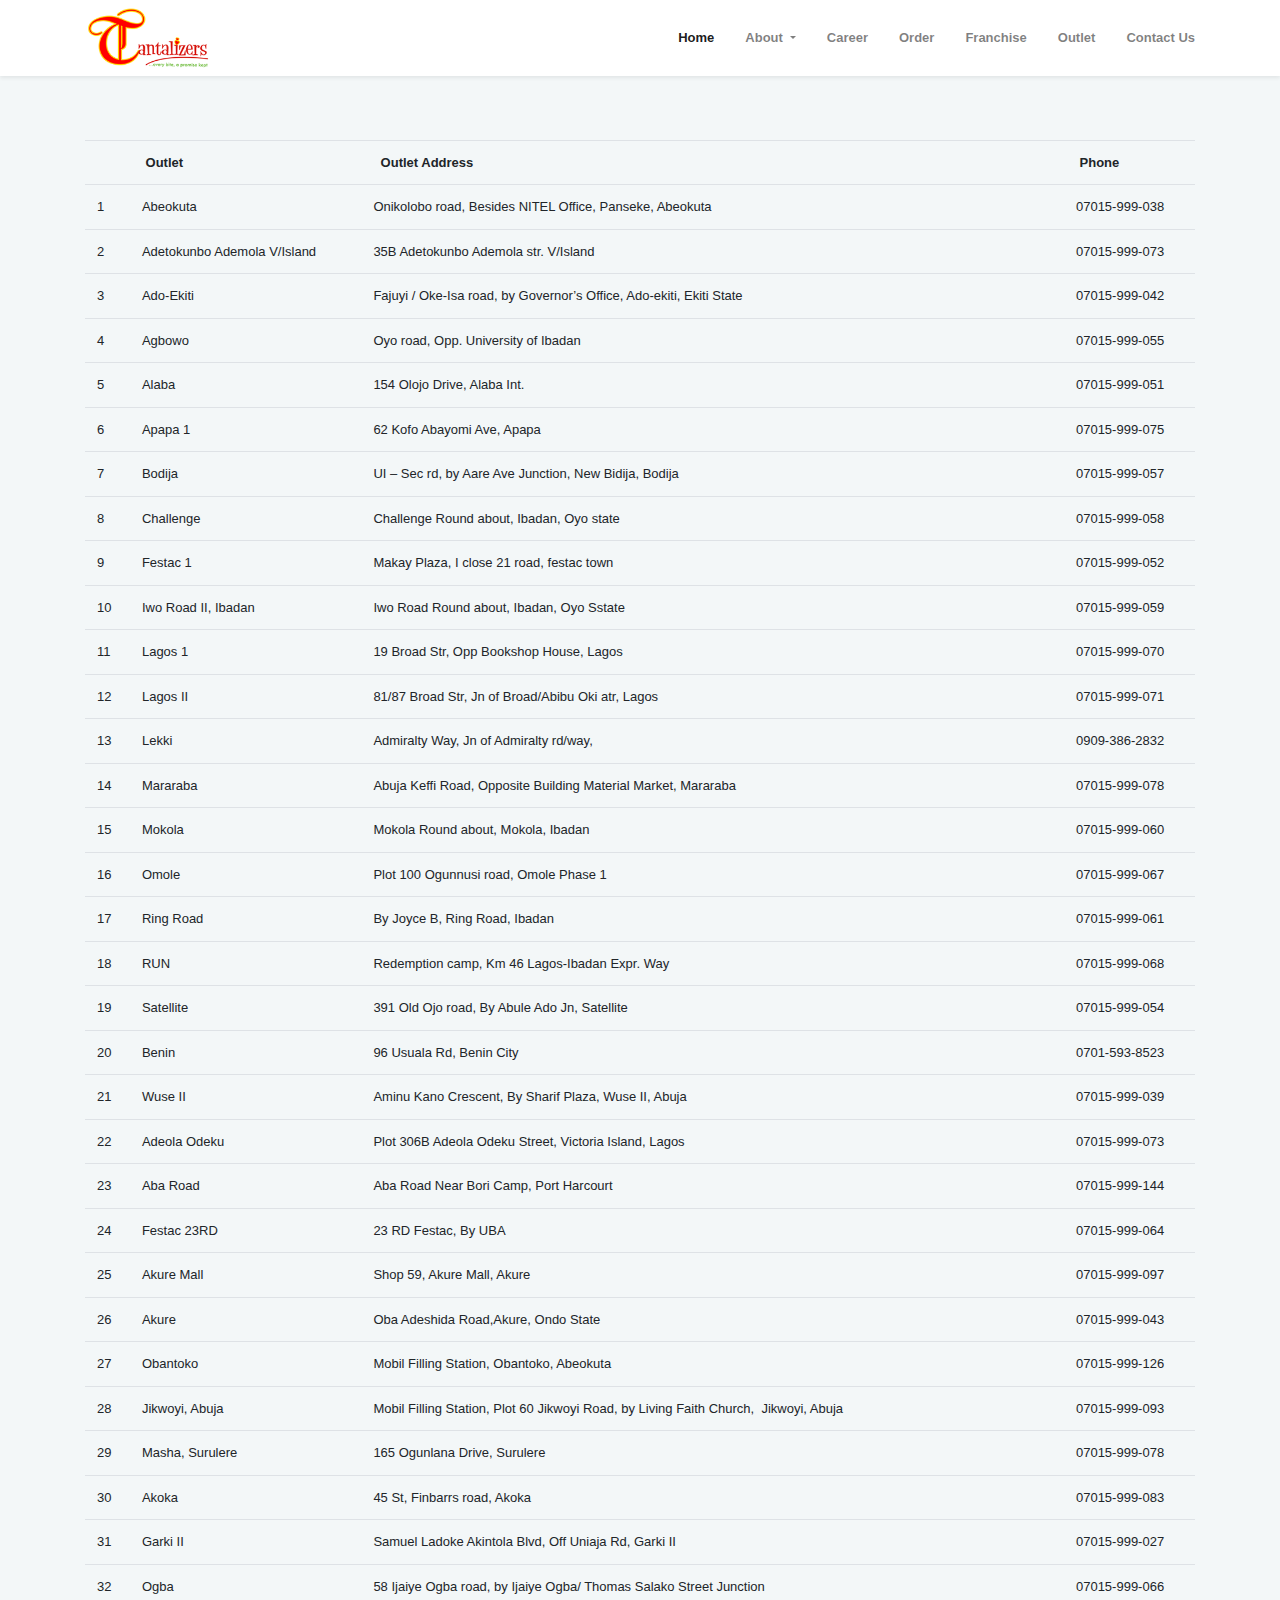
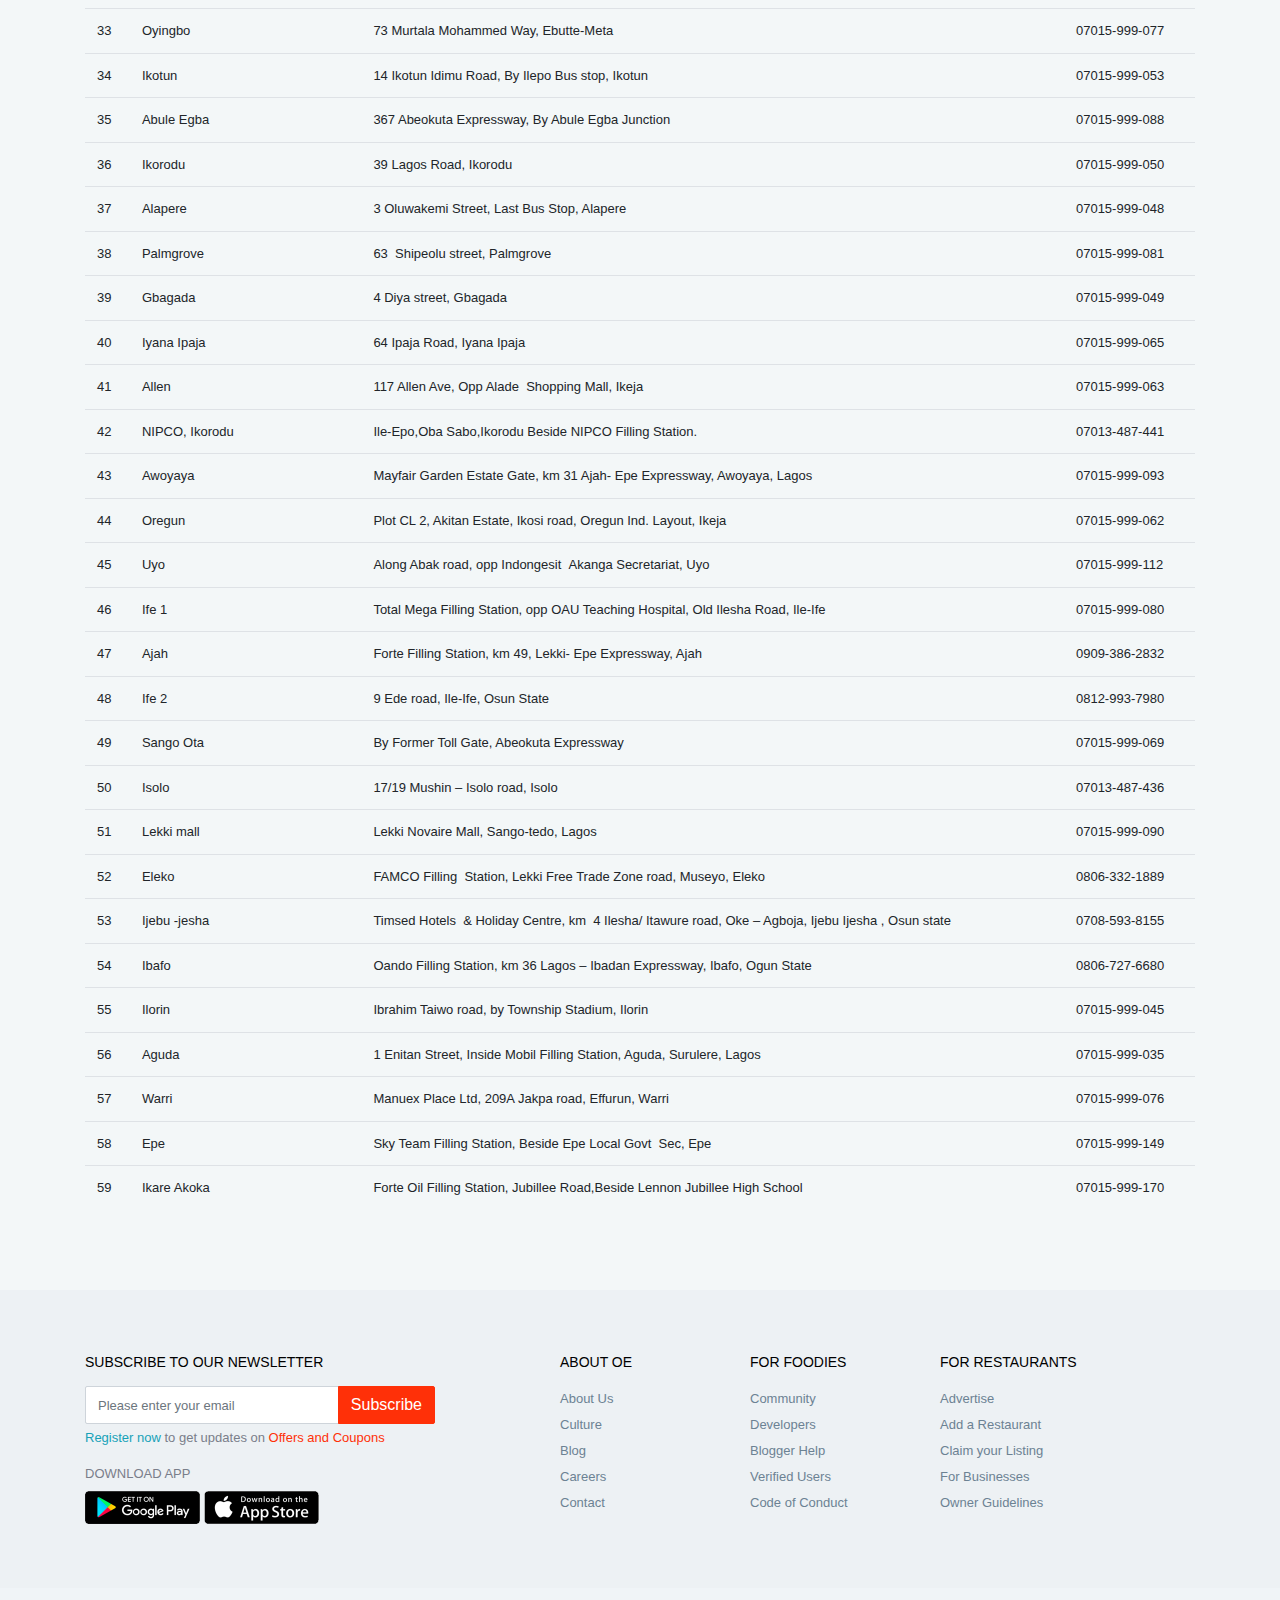
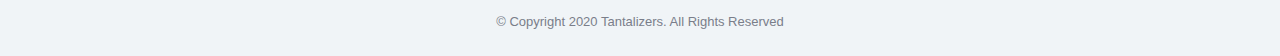
<file: outlet.html>
<!doctype html>
<html lang="en">
<head>
      <!-- Required meta tags -->
      <meta charset="utf-8">
      <meta name="viewport" content="width=device-width, initial-scale=1, shrink-to-fit=no">
      <meta name="description" content="Askbootstrap">
      <meta name="author" content="Askbootstrap">
      <title>Tantalizers</title>
      <!-- Favicon Icon -->
      <link rel="icon" type="image/png" href="img/favicon.png">
      <!-- Bootstrap core CSS-->
      <link href="vendor/bootstrap/css/bootstrap.min.css" rel="stylesheet">
      <!-- Font Awesome-->
      <link href="vendor/fontawesome/css/all.min.css" rel="stylesheet">
      <!-- Font Awesome-->
      <link href="vendor/icofont/icofont.min.css" rel="stylesheet">
      <!-- Select2 CSS-->
      <link href="vendor/select2/css/select2.min.css" rel="stylesheet">
      <!-- Custom styles for this template-->
      <link href="css/osahan.css" rel="stylesheet">
      <!-- Owl Carousel -->
      <link rel="stylesheet" href="vendor/owl-carousel/owl.carousel.css">
      <link rel="stylesheet" href="vendor/owl-carousel/owl.theme.css">
   </head>
   <body>
      <nav class="navbar navbar-expand-lg navbar-light bg-light osahan-nav shadow-sm">
         <div class="container">
            <a class="navbar-brand" href="index.html"><img alt="logo" src="img/logo.png" style="height: 64px;"></a>
            <button class="navbar-toggler" type="button" data-toggle="collapse" data-target="#navbarNavDropdown" aria-controls="navbarNavDropdown" aria-expanded="false" aria-label="Toggle navigation">
            <span class="navbar-toggler-icon"></span>
            </button>
            <div class="collapse navbar-collapse" id="navbarNavDropdown">
               <ul class="navbar-nav ml-auto">
                  <li class="nav-item active">
                     <a class="nav-link" href="index.html">Home <span class="sr-only">(current)</span></a>
                  </li>
                  <li class="nav-item dropdown">
                     <a class="nav-link dropdown-toggle" href="#" role="button" data-toggle="dropdown" aria-haspopup="true" aria-expanded="false">
                     About
                     </a>
                     <div class="dropdown-menu dropdown-menu-right shadow-sm border-0">
                        <a class="dropdown-item" href="">Management Profile</a>
                        <a class="dropdown-item" href="">Board of directors</a>
                        <a class="dropdown-item" href="">Quality, Environment, health and safety(QEHS))</a>
                        <a class="dropdown-item" href="">Products</a>
                     </div>
                  </li>
                  <li class="nav-item">
                     <a class="nav-link" href="career.html">Career </a>
                  </li>
                  <li class="nav-item">
                     <a class="nav-link" href="shop.html">Order </a>
                  </li>
                  <li class="nav-item">
                     <a class="nav-link" href="franchise.html">Franchise </a>
                  </li>
                  <li class="nav-item">
                     <a class="nav-link" href="outlet.html">Outlet </a>
                  </li>
                  <li class="nav-item">
                     <a class="nav-link" href="contact.html">Contact Us </a>
                  </li>
                  <!-- <li class="nav-item dropdown">
                     <a class="nav-link dropdown-toggle" href="#" role="button" data-toggle="dropdown" aria-haspopup="true" aria-expanded="false">
                     Pages
                     </a>
                     <div class="dropdown-menu dropdown-menu-right shadow-sm border-0">
                        <a class="dropdown-item" href="track-order.html">Track Order</a>
                        <a class="dropdown-item" href="invoice.html">Invoice</a>
                     </div>
                  </li>
                  <li class="nav-item dropdown">
                     <a class="nav-link dropdown-toggle" href="#" role="button" data-toggle="dropdown" aria-haspopup="true" aria-expanded="false">
                     <img alt="Generic placeholder image" src="img/user/4.png" class="nav-osahan-pic rounded-pill"> My Account
                     </a>
                     <div class="dropdown-menu dropdown-menu-right shadow-sm border-0">
                        <a class="dropdown-item" href="orders.html#orders"><i class="icofont-food-cart"></i> Orders</a>
                     </div>
                  </li> -->
                  <!-- <li class="nav-item dropdown dropdown-cart">
                     <a class="nav-link dropdown-toggle" href="#" role="button" data-toggle="dropdown" aria-haspopup="true" aria-expanded="false">
                     <i class="fas fa-shopping-basket"></i> Cart
                     <span class="badge badge-success">5</span>
                     </a>
                     <div class="dropdown-menu dropdown-cart-top p-0 dropdown-menu-right shadow-sm border-0">
                        <div class="dropdown-cart-top-body border-top p-4">
                           <p class="mb-2"><i class="icofont-ui-press text-danger food-item"></i> Chicken Tikka Sub 12" (30 cm) x 1   <span class="float-right text-secondary">#314</span></p>
                           <p class="mb-2"><i class="icofont-ui-press text-success food-item"></i> Corn & Peas Salad x 1   <span class="float-right text-secondary">#209</span></p>
                           <p class="mb-2"><i class="icofont-ui-press text-success food-item"></i> Veg Seekh Sub 6" (15 cm) x 1  <span class="float-right text-secondary">#133</span></p>
                           <p class="mb-2"><i class="icofont-ui-press text-danger food-item"></i> Chicken Tikka Sub 12" (30 cm) x 1   <span class="float-right text-secondary">#314</span></p>
                           <p class="mb-2"><i class="icofont-ui-press text-danger food-item"></i> Corn & Peas Salad x 1   <span class="float-right text-secondary">#209</span></p>
                        </div>
                        <div class="dropdown-cart-top-footer border-top p-4">
                           <p class="mb-0 font-weight-bold text-secondary">Sub Total <span class="float-right text-dark">#499</span></p>
                           <small class="text-info">Extra charges may apply</small>  
                        </div>
                        <div class="dropdown-cart-top-footer border-top p-2">
                           <a class="btn btn-success btn-block btn-lg" href="checkout.html"> Checkout</a>
                        </div>
                     </div>
                  </li> -->
               </ul>
            </div>
         </div>
      </nav>
      <section class="section pt-5 pb-5 osahan-not-found-page">
         <div class="container">

          <table class="table">
<tbody>
<tr>
<td style="text-align: left;"></td>
<td style="text-align: left;"><b> &nbsp;Outlet</b></td>
<td style="text-align: left;"><b>&nbsp; Outlet Address</b></td>
<td style="text-align: left;"><b> &nbsp;Phone </b></td>
</tr>
<tr>
<td style="text-align: left;"><span style="font-weight: 400;">1</span></td>
<td style="text-align: left;"><span style="font-weight: 400;">Abeokuta </span></td>
<td style="text-align: left;"><span style="font-weight: 400;">Onikolobo road, Besides NITEL Office, Panseke, Abeokuta</span></td>
<td style="text-align: left;"><span style="font-weight: 400;">07015-999-038</span></td>
</tr>
<tr>
<td style="text-align: left;"><span style="font-weight: 400;">2</span></td>
<td style="text-align: left;"><span style="font-weight: 400;">Adetokunbo Ademola V/Island</span></td>
<td style="text-align: left;"><span style="font-weight: 400;">35B Adetokunbo Ademola str. V/Island</span></td>
<td style="text-align: left;"><span style="font-weight: 400;">07015-999-073</span></td>
</tr>
<tr>
<td style="text-align: left;"><span style="font-weight: 400;">3</span></td>
<td style="text-align: left;"><span style="font-weight: 400;">Ado-Ekiti</span></td>
<td style="text-align: left;"><span style="font-weight: 400;">Fajuyi / Oke-Isa road, by Governor’s Office, Ado-ekiti, Ekiti State</span></td>
<td><span style="font-weight: 400;">07015-999-042</span></td>
</tr>
<tr>
<td style="text-align: left;"><span style="font-weight: 400;">4</span></td>
<td style="text-align: left;"><span style="font-weight: 400;">Agbowo</span></td>
<td style="text-align: left;"><span style="font-weight: 400;">Oyo road, Opp. University of Ibadan</span></td>
<td style="text-align: left;"><span style="font-weight: 400;">07015-999-055</span></td>
</tr>
<tr>
<td style="text-align: left;"><span style="font-weight: 400;">5</span></td>
<td style="text-align: left;"><span style="font-weight: 400;">Alaba</span></td>
<td style="text-align: left;"><span style="font-weight: 400;">154 Olojo Drive, Alaba Int.</span></td>
<td style="text-align: left;"><span style="font-weight: 400;">07015-999-051</span></td>
</tr>
<tr>
<td style="text-align: left;"><span style="font-weight: 400;">6</span></td>
<td style="text-align: left;"><span style="font-weight: 400;">Apapa 1</span></td>
<td style="text-align: left;"><span style="font-weight: 400;">62 Kofo Abayomi Ave, Apapa</span></td>
<td style="text-align: left;"><span style="font-weight: 400;">07015-999-075</span></td>
</tr>
<tr>
<td style="text-align: left;"><span style="font-weight: 400;">7</span></td>
<td style="text-align: left;"><span style="font-weight: 400;">Bodija</span></td>
<td style="text-align: left;"><span style="font-weight: 400;">UI – Sec rd, by Aare Ave Junction, New Bidija, Bodija</span></td>
<td style="text-align: left;"><span style="font-weight: 400;">07015-999-057</span></td>
</tr>
<tr>
<td style="text-align: left;"><span style="font-weight: 400;">8</span></td>
<td style="text-align: left;"><span style="font-weight: 400;">Challenge</span></td>
<td style="text-align: left;"><span style="font-weight: 400;">Challenge Round about, Ibadan, Oyo state</span></td>
<td style="text-align: left;"><span style="font-weight: 400;">07015-999-058</span></td>
</tr>
<tr>
<td style="text-align: left;"><span style="font-weight: 400;">9</span></td>
<td style="text-align: left;"><span style="font-weight: 400;">Festac 1</span></td>
<td style="text-align: left;"><span style="font-weight: 400;">Makay Plaza, I close 21 road, festac town</span></td>
<td style="text-align: left;"><span style="font-weight: 400;">07015-999-052</span></td>
</tr>
<tr>
<td style="text-align: left;"><span style="font-weight: 400;">10</span></td>
<td style="text-align: left;"><span style="font-weight: 400;">Iwo Road II, Ibadan</span></td>
<td style="text-align: left;"><span style="font-weight: 400;">Iwo Road Round about, Ibadan, Oyo Sstate</span></td>
<td><span style="font-weight: 400;">07015-999-059</span></td>
</tr>
<tr>
<td style="text-align: left;"><span style="font-weight: 400;">11</span></td>
<td style="text-align: left;"><span style="font-weight: 400;">Lagos 1</span></td>
<td style="text-align: left;"><span style="font-weight: 400;">19 Broad Str, Opp Bookshop House, Lagos</span></td>
<td style="text-align: left;"><span style="font-weight: 400;">07015-999-070</span></td>
</tr>
<tr>
<td style="text-align: left;"><span style="font-weight: 400;">12</span></td>
<td style="text-align: left;"><span style="font-weight: 400;">Lagos II </span></td>
<td style="text-align: left;"><span style="font-weight: 400;">81/87 Broad Str, Jn of Broad/Abibu Oki atr, Lagos</span></td>
<td style="text-align: left;"><span style="font-weight: 400;">07015-999-071</span></td>
</tr>
<tr>
<td style="text-align: left;"><span style="font-weight: 400;">13</span></td>
<td style="text-align: left;"><span style="font-weight: 400;">Lekki</span></td>
<td style="text-align: left;"><span style="font-weight: 400;">Admiralty Way, Jn of Admiralty rd/way,</span></td>
<td style="text-align: left;">0909-386-2832</td>
</tr>
<tr>
<td style="text-align: left;"><span style="font-weight: 400;">14</span></td>
<td style="text-align: left;"><span style="font-weight: 400;">Mararaba</span></td>
<td style="text-align: left;"><span style="font-weight: 400;">Abuja Keffi Road, Opposite Building Material Market, Mararaba</span></td>
<td style="text-align: left;"><span style="font-weight: 400;">07015-999-078</span></td>
</tr>
<tr>
<td style="text-align: left;"><span style="font-weight: 400;">15</span></td>
<td style="text-align: left;"><span style="font-weight: 400;">Mokola</span></td>
<td style="text-align: left;"><span style="font-weight: 400;">Mokola Round about, Mokola, Ibadan</span></td>
<td style="text-align: left;"><span style="font-weight: 400;">07015-999-060</span></td>
</tr>
<tr>
<td style="text-align: left;"><span style="font-weight: 400;">16</span></td>
<td style="text-align: left;"><span style="font-weight: 400;">Omole</span></td>
<td style="text-align: left;"><span style="font-weight: 400;">Plot 100 Ogunnusi road, Omole Phase 1</span></td>
<td style="text-align: left;"><span style="font-weight: 400;">07015-999-067</span></td>
</tr>
<tr>
<td style="text-align: left;"><span style="font-weight: 400;">17</span></td>
<td style="text-align: left;"><span style="font-weight: 400;">Ring Road</span></td>
<td style="text-align: left;"><span style="font-weight: 400;">By Joyce B, Ring Road, Ibadan</span></td>
<td style="text-align: left;"><span style="font-weight: 400;">07015-999-061</span></td>
</tr>
<tr>
<td style="text-align: left;"><span style="font-weight: 400;">18</span></td>
<td style="text-align: left;"><span style="font-weight: 400;">RUN</span></td>
<td style="text-align: left;"><span style="font-weight: 400;">Redemption camp, Km 46 Lagos-Ibadan Expr. Way</span></td>
<td style="text-align: left;"><span style="font-weight: 400;">07015-999-068</span></td>
</tr>
<tr>
<td style="text-align: left;"><span style="font-weight: 400;">19</span></td>
<td style="text-align: left;"><span style="font-weight: 400;">Satellite</span></td>
<td style="text-align: left;"><span style="font-weight: 400;">391 Old Ojo road, By Abule Ado Jn, Satellite</span></td>
<td style="text-align: left;"><span style="font-weight: 400;">07015-999-054</span></td>
</tr>
<tr>
<td style="text-align: left;"><span style="font-weight: 400;">20</span></td>
<td style="text-align: left;"><span style="font-weight: 400;">Benin</span></td>
<td style="text-align: left;"><span style="font-weight: 400;">96 Usuala Rd, Benin City</span></td>
<td style="text-align: left;"><span style="font-weight: 400;">0701-593-8523</span></td>
</tr>
<tr>
<td style="text-align: left;"><span style="font-weight: 400;">21</span></td>
<td style="text-align: left;"><span style="font-weight: 400;">Wuse II</span></td>
<td style="text-align: left;"><span style="font-weight: 400;">Aminu Kano Crescent, By Sharif Plaza, Wuse II, Abuja</span></td>
<td style="text-align: left;"><span style="font-weight: 400;">07015-999-039</span></td>
</tr>
<tr>
<td style="text-align: left;"><span style="font-weight: 400;">22</span></td>
<td style="text-align: left;"><span style="font-weight: 400;">Adeola Odeku</span></td>
<td style="text-align: left;"><span style="font-weight: 400;">Plot 306B Adeola Odeku Street, Victoria Island, Lagos</span></td>
<td style="text-align: left;"><span style="font-weight: 400;">07015-999-073</span></td>
</tr>
<tr>
<td style="text-align: left;"><span style="font-weight: 400;">23</span></td>
<td style="text-align: left;"><span style="font-weight: 400;">Aba Road</span></td>
<td style="text-align: left;"><span style="font-weight: 400;">Aba Road Near Bori Camp, Port Harcourt</span></td>
<td style="text-align: left;"><span style="font-weight: 400;">07015-999-144</span></td>
</tr>
<tr>
<td style="text-align: left;"><span style="font-weight: 400;">24</span></td>
<td style="text-align: left;"><span style="font-weight: 400;">Festac 23</span><span style="font-weight: 400;">RD</span></td>
<td style="text-align: left;"><span style="font-weight: 400;">23 RD Festac, By UBA</span></td>
<td style="text-align: left;"><span style="font-weight: 400;">07015-999-064</span></td>
</tr>
<tr>
<td style="text-align: left;"><span style="font-weight: 400;">25</span></td>
<td style="text-align: left;"><span style="font-weight: 400;">Akure Mall</span></td>
<td style="text-align: left;"><span style="font-weight: 400;">Shop 59, Akure Mall, Akure</span></td>
<td style="text-align: left;"><span style="font-weight: 400;">07015-999-097</span></td>
</tr>
<tr>
<td style="text-align: left;"><span style="font-weight: 400;">26</span></td>
<td style="text-align: left;"><span style="font-weight: 400;">Akure</span></td>
<td style="text-align: left;"><span style="font-weight: 400;">Oba Adeshida Road,Akure, Ondo State</span></td>
<td style="text-align: left;"><span style="font-weight: 400;">07015-999-043</span></td>
</tr>
<tr>
<td style="text-align: left;"><span style="font-weight: 400;">27</span></td>
<td style="text-align: left;"><span style="font-weight: 400;">Obantoko</span></td>
<td style="text-align: left;"><span style="font-weight: 400;">Mobil Filling Station, Obantoko, Abeokuta</span></td>
<td style="text-align: left;"><span style="font-weight: 400;">07015-999-126</span></td>
</tr>
<tr>
<td style="text-align: left;"><span style="font-weight: 400;">28</span></td>
<td style="text-align: left;"><span style="font-weight: 400;">Jikwoyi, Abuja</span></td>
<td style="text-align: left;"><span style="font-weight: 400;">Mobil Filling Station, Plot 60 Jikwoyi Road, by Living Faith Church, &nbsp;Jikwoyi, Abuja</span></td>
<td style="text-align: left;"><span style="font-weight: 400;">07015-999-093</span></td>
</tr>
<tr>
<td style="text-align: left;"><span style="font-weight: 400;">29</span></td>
<td style="text-align: left;"><span style="font-weight: 400;">Masha, Surulere</span></td>
<td style="text-align: left;"><span style="font-weight: 400;">165 Ogunlana Drive, Surulere</span></td>
<td style="text-align: left;"><span style="font-weight: 400;">07015-999-078</span></td>
</tr>
<tr>
<td style="text-align: left;"><span style="font-weight: 400;">30</span></td>
<td style="text-align: left;"><span style="font-weight: 400;">Akoka</span></td>
<td style="text-align: left;"><span style="font-weight: 400;">45 St, Finbarrs road, Akoka</span></td>
<td style="text-align: left;"><span style="font-weight: 400;">07015-999-083</span></td>
</tr>
<tr>
<td style="text-align: left;"><span style="font-weight: 400;">31</span></td>
<td style="text-align: left;"><span style="font-weight: 400;">Garki II</span></td>
<td style="text-align: left;"><span style="font-weight: 400;">Samuel Ladoke Akintola Blvd, Off Uniaja Rd, Garki II</span></td>
<td style="text-align: left;"><span style="font-weight: 400;">07015-999-027</span></td>
</tr>
<tr>
<td style="text-align: left;"><span style="font-weight: 400;">32</span></td>
<td style="text-align: left;"><span style="font-weight: 400;">Ogba</span></td>
<td style="text-align: left;"><span style="font-weight: 400;">58 Ijaiye Ogba road, by Ijaiye Ogba/ Thomas Salako Street Junction</span></td>
<td style="text-align: left;"><span style="font-weight: 400;">07015-999-066</span></td>
</tr>
<tr>
<td style="text-align: left;"><span style="font-weight: 400;">33</span></td>
<td style="text-align: left;"><span style="font-weight: 400;">Oyingbo</span></td>
<td style="text-align: left;"><span style="font-weight: 400;">73 Murtala Mohammed Way, Ebutte-Meta </span></td>
<td style="text-align: left;"><span style="font-weight: 400;">07015-999-077</span></td>
</tr>
<tr>
<td style="text-align: left;"><span style="font-weight: 400;">34</span></td>
<td style="text-align: left;"><span style="font-weight: 400;">Ikotun</span></td>
<td style="text-align: left;"><span style="font-weight: 400;">14 Ikotun Idimu Road, By Ilepo Bus stop, Ikotun</span></td>
<td style="text-align: left;"><span style="font-weight: 400;">07015-999-053</span></td>
</tr>
<tr>
<td style="text-align: left;"><span style="font-weight: 400;">35</span></td>
<td style="text-align: left;"><span style="font-weight: 400;">Abule Egba</span></td>
<td style="text-align: left;"><span style="font-weight: 400;">367 Abeokuta Expressway, By Abule Egba Junction</span></td>
<td style="text-align: left;"><span style="font-weight: 400;">07015-999-088</span></td>
</tr>
<tr>
<td style="text-align: left;"><span style="font-weight: 400;">36</span></td>
<td style="text-align: left;"><span style="font-weight: 400;">Ikorodu</span></td>
<td style="text-align: left;"><span style="font-weight: 400;">39 Lagos Road, Ikorodu</span></td>
<td style="text-align: left;"><span style="font-weight: 400;">07015-999-050</span></td>
</tr>
<tr>
<td style="text-align: left;"><span style="font-weight: 400;">37</span></td>
<td style="text-align: left;"><span style="font-weight: 400;">Alapere</span></td>
<td style="text-align: left;"><span style="font-weight: 400;">3 Oluwakemi Street, Last Bus Stop, Alapere</span></td>
<td style="text-align: left;"><span style="font-weight: 400;">07015-999-048</span></td>
</tr>
<tr>
<td style="text-align: left;"><span style="font-weight: 400;">38</span></td>
<td style="text-align: left;"><span style="font-weight: 400;">Palmgrove</span></td>
<td style="text-align: left;"><span style="font-weight: 400;">63 &nbsp;Shipeolu street, Palmgrove</span></td>
<td style="text-align: left;"><span style="font-weight: 400;">07015-999-081</span></td>
</tr>
<tr>
<td style="text-align: left;"><span style="font-weight: 400;">39</span></td>
<td style="text-align: left;"><span style="font-weight: 400;">Gbagada</span></td>
<td style="text-align: left;"><span style="font-weight: 400;">4 Diya street, Gbagada</span></td>
<td style="text-align: left;"><span style="font-weight: 400;">07015-999-049</span></td>
</tr>
<tr>
<td style="text-align: left;"><span style="font-weight: 400;">40</span></td>
<td style="text-align: left;"><span style="font-weight: 400;">Iyana Ipaja</span></td>
<td style="text-align: left;"><span style="font-weight: 400;">64 Ipaja Road, Iyana Ipaja </span></td>
<td style="text-align: left;"><span style="font-weight: 400;">07015-999-065</span></td>
</tr>
<tr>
<td style="text-align: left;"><span style="font-weight: 400;">41</span></td>
<td style="text-align: left;"><span style="font-weight: 400;">Allen</span></td>
<td style="text-align: left;"><span style="font-weight: 400;">117 Allen Ave, Opp Alade &nbsp;Shopping Mall, Ikeja</span></td>
<td style="text-align: left;"><span style="font-weight: 400;">07015-999-063</span></td>
</tr>
<tr>
<td style="text-align: left;"><span style="font-weight: 400;">42</span></td>
<td style="text-align: left;"><span style="font-weight: 400;">NIPCO, Ikorodu</span></td>
<td style="text-align: left;"><span style="font-weight: 400;">Ile-Epo,Oba Sabo,Ikorodu Beside NIPCO Filling Station.</span></td>
<td style="text-align: left;"><span style="font-weight: 400;">07013-487-441</span></td>
</tr>
<tr>
<td style="text-align: left;"><span style="font-weight: 400;">43</span></td>
<td style="text-align: left;"><span style="font-weight: 400;">Awoyaya</span></td>
<td style="text-align: left;"><span style="font-weight: 400;">Mayfair Garden Estate Gate, km 31 Ajah- Epe Expressway, Awoyaya, Lagos</span></td>
<td style="text-align: left;"><span style="font-weight: 400;">07015-999-093</span></td>
</tr>
<tr>
<td style="text-align: left;"><span style="font-weight: 400;">44</span></td>
<td style="text-align: left;"><span style="font-weight: 400;">Oregun </span></td>
<td style="text-align: left;"><span style="font-weight: 400;">Plot CL 2, Akitan Estate, Ikosi road, Oregun Ind. Layout, Ikeja</span></td>
<td style="text-align: left;"><span style="font-weight: 400;">07015-999-062</span></td>
</tr>
<tr>
<td style="text-align: left;"><span style="font-weight: 400;">45</span></td>
<td style="text-align: left;"><span style="font-weight: 400;">Uyo</span></td>
<td style="text-align: left;"><span style="font-weight: 400;">Along Abak road, opp Indongesit &nbsp;Akanga Secretariat, Uyo</span></td>
<td style="text-align: left;"><span style="font-weight: 400;">07015-999-112</span></td>
</tr>
<tr>
<td style="text-align: left;"><span style="font-weight: 400;">46</span></td>
<td style="text-align: left;"><span style="font-weight: 400;">Ife 1</span></td>
<td style="text-align: left;"><span style="font-weight: 400;">Total Mega Filling Station, opp OAU Teaching Hospital, Old Ilesha Road, Ile-Ife</span></td>
<td style="text-align: left;"><span style="font-weight: 400;">07015-999-080</span></td>
</tr>
<tr>
<td style="text-align: left;"><span style="font-weight: 400;">47</span></td>
<td style="text-align: left;"><span style="font-weight: 400;">Ajah</span></td>
<td style="text-align: left;"><span style="font-weight: 400;">Forte Filling Station, km 49, Lekki- Epe Expressway, Ajah</span></td>
<td style="text-align: left;">0909-386-2832</td>
</tr>
<tr>
<td style="text-align: left;"><span style="font-weight: 400;">48</span></td>
<td style="text-align: left;"><span style="font-weight: 400;">Ife 2</span></td>
<td style="text-align: left;"><span style="font-weight: 400;">9 Ede road, Ile-Ife, Osun State</span></td>
<td style="text-align: left;"><span style="font-weight: 400;">0812-993-7980</span></td>
</tr>
<tr>
<td style="text-align: left;"><span style="font-weight: 400;">49</span></td>
<td style="text-align: left;"><span style="font-weight: 400;">Sango Ota</span></td>
<td style="text-align: left;"><span style="font-weight: 400;">By Former Toll Gate, Abeokuta Expressway</span></td>
<td style="text-align: left;"><span style="font-weight: 400;">07015-999-069</span></td>
</tr>
<tr>
<td style="text-align: left;"><span style="font-weight: 400;">50</span></td>
<td style="text-align: left;"><span style="font-weight: 400;">Isolo</span></td>
<td style="text-align: left;"><span style="font-weight: 400;">17/19 Mushin – Isolo road, Isolo</span></td>
<td style="text-align: left;"><span style="font-weight: 400;">07013-487-436</span></td>
</tr>
<tr>
<td style="text-align: left;"><span style="font-weight: 400;">51</span></td>
<td style="text-align: left;"><span style="font-weight: 400;">Lekki mall</span></td>
<td style="text-align: left;"><span style="font-weight: 400;">Lekki Novaire Mall, Sango-tedo, Lagos</span></td>
<td style="text-align: left;"><span style="font-weight: 400;">07015-999-090</span></td>
</tr>
<tr>
<td style="text-align: left;"><span style="font-weight: 400;">52</span></td>
<td style="text-align: left;"><span style="font-weight: 400;">Eleko</span></td>
<td style="text-align: left;"><span style="font-weight: 400;">FAMCO Filling &nbsp;Station, Lekki Free Trade Zone road, Museyo, Eleko </span></td>
<td style="text-align: left;"><span style="font-weight: 400;">0806-332-1889</span></td>
</tr>
<tr>
<td style="text-align: left;"><span style="font-weight: 400;">53</span></td>
<td style="text-align: left;"><span style="font-weight: 400;">Ijebu -jesha</span></td>
<td style="text-align: left;"><span style="font-weight: 400;">Timsed Hotels &nbsp;&amp; Holiday Centre, km &nbsp;4 Ilesha/ Itawure road, Oke – Agboja, Ijebu Ijesha , Osun state</span></td>
<td><span style="font-weight: 400;">0708-593-8155</span></td>
</tr>
<tr>
<td style="text-align: left;"><span style="font-weight: 400;">54</span></td>
<td style="text-align: left;"><span style="font-weight: 400;">Ibafo</span></td>
<td style="text-align: left;"><span style="font-weight: 400;">Oando Filling Station, km 36 Lagos – Ibadan Expressway, Ibafo, Ogun State </span></td>
<td style="text-align: left;"><span style="font-weight: 400;">0806-727-6680</span></td>
</tr>
<tr>
<td style="text-align: left;"><span style="font-weight: 400;">55</span></td>
<td style="text-align: left;"><span style="font-weight: 400;">Ilorin</span></td>
<td style="text-align: left;"><span style="font-weight: 400;">Ibrahim Taiwo road, by Township Stadium, Ilorin</span></td>
<td style="text-align: left;"><span style="font-weight: 400;">07015-999-045</span></td>
</tr>
<tr>
<td style="text-align: left;"><span style="font-weight: 400;">56</span></td>
<td style="text-align: left;"><span style="font-weight: 400;">Aguda</span></td>
<td style="text-align: left;"><span style="font-weight: 400;">1 Enitan Street, Inside Mobil Filling Station, Aguda, Surulere, Lagos</span></td>
<td style="text-align: left;"><span style="font-weight: 400;">07015-999-035</span></td>
</tr>
<tr>
<td style="text-align: left;"><span style="font-weight: 400;">57</span></td>
<td style="text-align: left;"><span style="font-weight: 400;">Warri</span></td>
<td style="text-align: left;"><span style="font-weight: 400;">Manuex Place Ltd, 209A Jakpa road, Effurun, Warri</span></td>
<td style="text-align: left;"><span style="font-weight: 400;">07015-999-076</span></td>
</tr>
<tr>
<td style="text-align: left;"><span style="font-weight: 400;">58</span></td>
<td style="text-align: left;"><span style="font-weight: 400;">Epe</span></td>
<td style="text-align: left;"><span style="font-weight: 400;">Sky Team Filling Station, Beside Epe Local Govt &nbsp;Sec, Epe</span></td>
<td style="text-align: left;"><span style="font-weight: 400;">07015-999-149</span></td>
</tr>
<tr>
<td style="text-align: left;"><span style="font-weight: 400;">59</span></td>
<td style="text-align: left;"><span style="font-weight: 400;">Ikare Akoka</span></td>
<td style="text-align: left;"><span style="font-weight: 400;">Forte Oil Filling Station, Jubillee Road,Beside Lennon Jubillee High School</span></td>
<td style="text-align: left;"><span style="font-weight: 400;">07015-999-170</span></td>
</tr>
</tbody>
</table>

         </div>
      </section>
      <section class="footer pt-5 pb-5">
         <div class="container">
            <div class="row">
               <div class="col-md-4 col-12 col-sm-12">
                  <h6 class="mb-3">Subscribe to our Newsletter</h6>
                  <form class="newsletter-form mb-1">
                     <div class="input-group">
                        <input type="text" placeholder="Please enter your email" class="form-control">
                        <div class="input-group-append">
                           <button type="button" class="btn btn-primary">
                           Subscribe
                           </button>
                        </div>
                     </div>
                  </form>
                  <p><a class="text-info" href="register.html">Register now</a> to get updates on <a href="offers.html">Offers and Coupons</a></p>
                  <div class="app">
                     <p class="mb-2">DOWNLOAD APP</p>
                     <a href="#">
                     <img class="img-fluid" src="img/google.png">
                     </a>
                     <a href="#">
                     <img class="img-fluid" src="img/apple.png">
                     </a>
                  </div>
               </div>
               <div class="col-md-1 col-sm-6 mobile-none">
               </div>
               <div class="col-md-2 col-4 col-sm-4">
                  <h6 class="mb-3">About OE</h6>
                  <ul>
                     <li><a href="#">About Us</a></li>
                     <li><a href="#">Culture</a></li>
                     <li><a href="#">Blog</a></li>
                     <li><a href="#">Careers</a></li>
                     <li><a href="#">Contact</a></li>
                  </ul>
               </div>
               <div class="col-md-2 col-4 col-sm-4">
                  <h6 class="mb-3">For Foodies</h6>
                  <ul>
                     <li><a href="#">Community</a></li>
                     <li><a href="#">Developers</a></li>
                     <li><a href="#">Blogger Help</a></li>
                     <li><a href="#">Verified Users</a></li>
                     <li><a href="#">Code of Conduct</a></li>
                  </ul>
               </div>
               <div class="col-md-2 col-4 col-sm-4">
                  <h6 class="mb-3">For Restaurants</h6>
                  <ul>
                     <li><a href="#">Advertise</a></li>
                     <li><a href="#">Add a Restaurant</a></li>
                     <li><a href="#">Claim your Listing</a></li>
                     <li><a href="#">For Businesses</a></li>
                     <li><a href="#">Owner Guidelines</a></li>
                  </ul>
               </div>
            </div>
         </div>
      </section>
      <footer class="pt-4 pb-4 text-center">
         <div class="container">
            <p class="mt-0 mb-0">© Copyright 2020 Tantalizers. All Rights Reserved</p>
            <!-- <small class="mt-0 mb-0"> Made with <i class="fas fa-heart heart-icon text-danger"></i> by
            <a class="text-danger" target="_blank" href="../../../www.instagram.com/iamgurdeeposahan/index.html">Gurdeep Osahan</a> - <a class="text-primary" target="_blank" href="https://askbootstrap.com/">Ask Bootstrap</a>
            </small> -->
         </div>
      </footer>
      <!-- jQuery -->
      <script src="vendor/jquery/jquery-3.3.1.slim.min.js"></script>
      <!-- Bootstrap core JavaScript-->
      <script src="vendor/bootstrap/js/bootstrap.bundle.min.js"></script>
      <!-- Select2 JavaScript-->
      <script src="vendor/select2/js/select2.min.js"></script>
      <!-- Custom scripts for all pages-->
      <script src="js/custom.js"></script>
   </body>

<!-- Mirrored from askbootstrap.com/preview/food-line/thanks.html by HTTrack Website Copier/3.x [XR&CO'2014], Wed, 12 Aug 2020 19:20:50 GMT -->
</html>
</file>
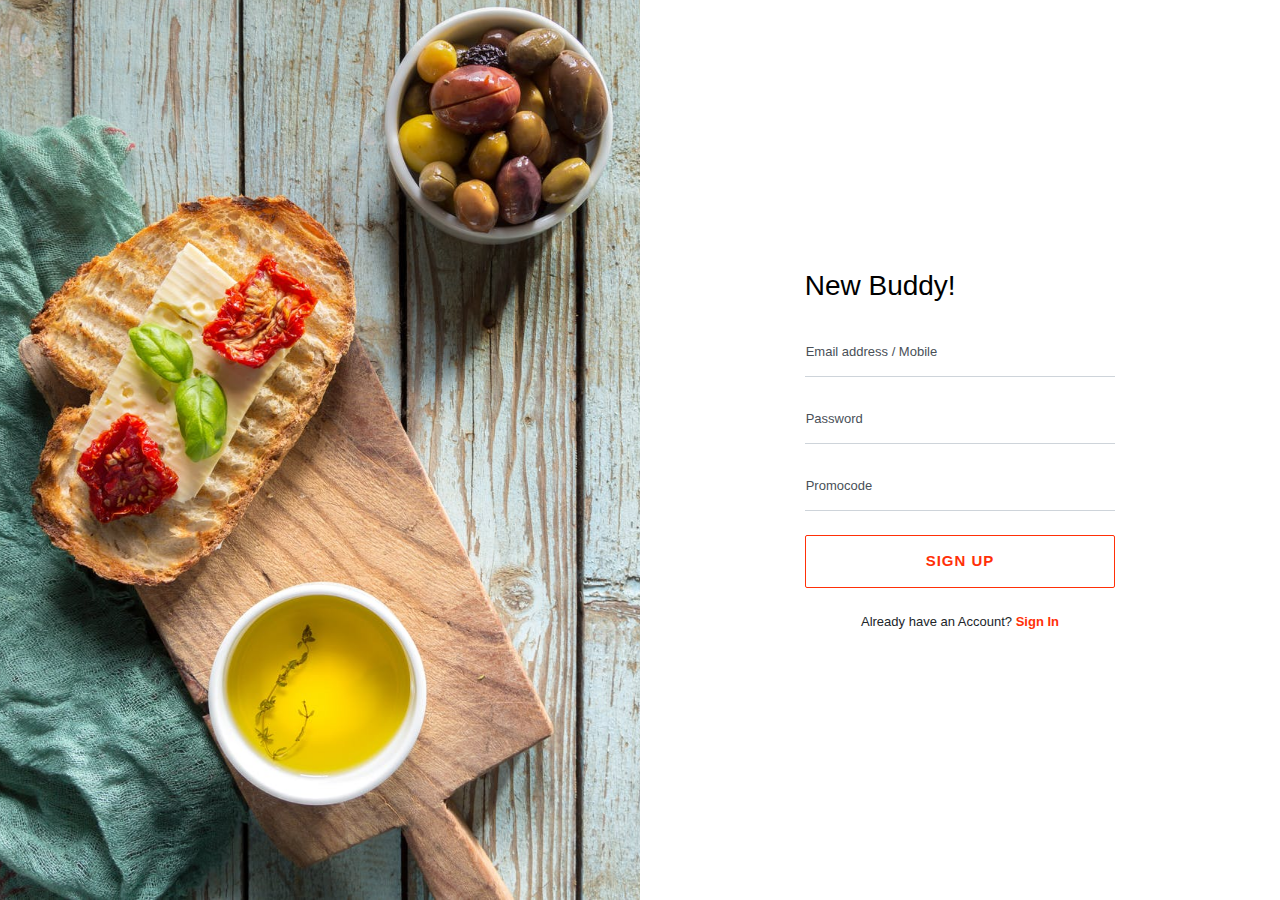
<file: register.html>
<!doctype html>
<html lang="en">
<head>
      <!-- Required meta tags -->
      <meta charset="utf-8">
      <meta name="viewport" content="width=device-width, initial-scale=1, shrink-to-fit=no">
      <meta name="description" content="Askbootstrap">
      <meta name="author" content="Askbootstrap">
      <title>Tantalizers</title>
      <!-- Favicon Icon -->
      <link rel="icon" type="image/png" href="img/favicon.png">
      <!-- Bootstrap core CSS-->
      <link href="vendor/bootstrap/css/bootstrap.min.css" rel="stylesheet">
      <!-- Font Awesome-->
      <link href="vendor/fontawesome/css/all.min.css" rel="stylesheet">
      <!-- Font Awesome-->
      <link href="vendor/icofont/icofont.min.css" rel="stylesheet">
      <!-- Select2 CSS-->
      <link href="vendor/select2/css/select2.min.css" rel="stylesheet">
      <!-- Custom styles for this template-->
      <link href="css/osahan.css" rel="stylesheet">
      <!-- Owl Carousel -->
      <link rel="stylesheet" href="vendor/owl-carousel/owl.carousel.css">
      <link rel="stylesheet" href="vendor/owl-carousel/owl.theme.css">
   </head>
   <body class="bg-white">
      <div class="container-fluid">
         <div class="row no-gutter">
            <div class="d-none d-md-flex col-md-4 col-lg-6 bg-image"></div>
            <div class="col-md-8 col-lg-6">
               <div class="login d-flex align-items-center py-5">
                  <div class="container">
                     <div class="row">
                        <div class="col-md-9 col-lg-8 mx-auto pl-5 pr-5">
                           <h3 class="login-heading mb-4">New Buddy!</h3>
                           <form>
                              <div class="form-label-group">
                                 <input type="email" id="inputEmail" class="form-control" placeholder="Email address">
                                 <label for="inputEmail">Email address / Mobile</label>
                              </div>
                              <div class="form-label-group">
                                 <input type="password" id="inputPassword" class="form-control" placeholder="Password">
                                 <label for="inputPassword">Password</label>
                              </div>
                              <div class="form-label-group mb-4">
                                 <input type="text" id="ptext" class="form-control" placeholder="Promocode">
                                 <label for="ptext">Promocode</label>
                              </div>
                              <a href="index.html" class="btn btn-lg btn-outline-primary btn-block btn-login text-uppercase font-weight-bold mb-2">Sign Up</a>
                              <div class="text-center pt-3">
                                 Already have an Account? <a class="font-weight-bold" href="login.html">Sign In</a>
                              </div>
                           </form>
                        </div>
                     </div>
                  </div>
               </div>
            </div>
         </div>
      </div>
      <!-- jQuery -->
      <script src="vendor/jquery/jquery-3.3.1.slim.min.js"></script>
      <!-- Bootstrap core JavaScript-->
      <script src="vendor/bootstrap/js/bootstrap.bundle.min.js"></script>
      <!-- Select2 JavaScript-->
      <script src="vendor/select2/js/select2.min.js"></script>
      <!-- Custom scripts for all pages-->
      <script src="js/custom.js"></script>
   </body>

<!-- Mirrored from askbootstrap.com/preview/food-line/register.html by HTTrack Website Copier/3.x [XR&CO'2014], Wed, 12 Aug 2020 18:43:10 GMT -->
</html>
</file>
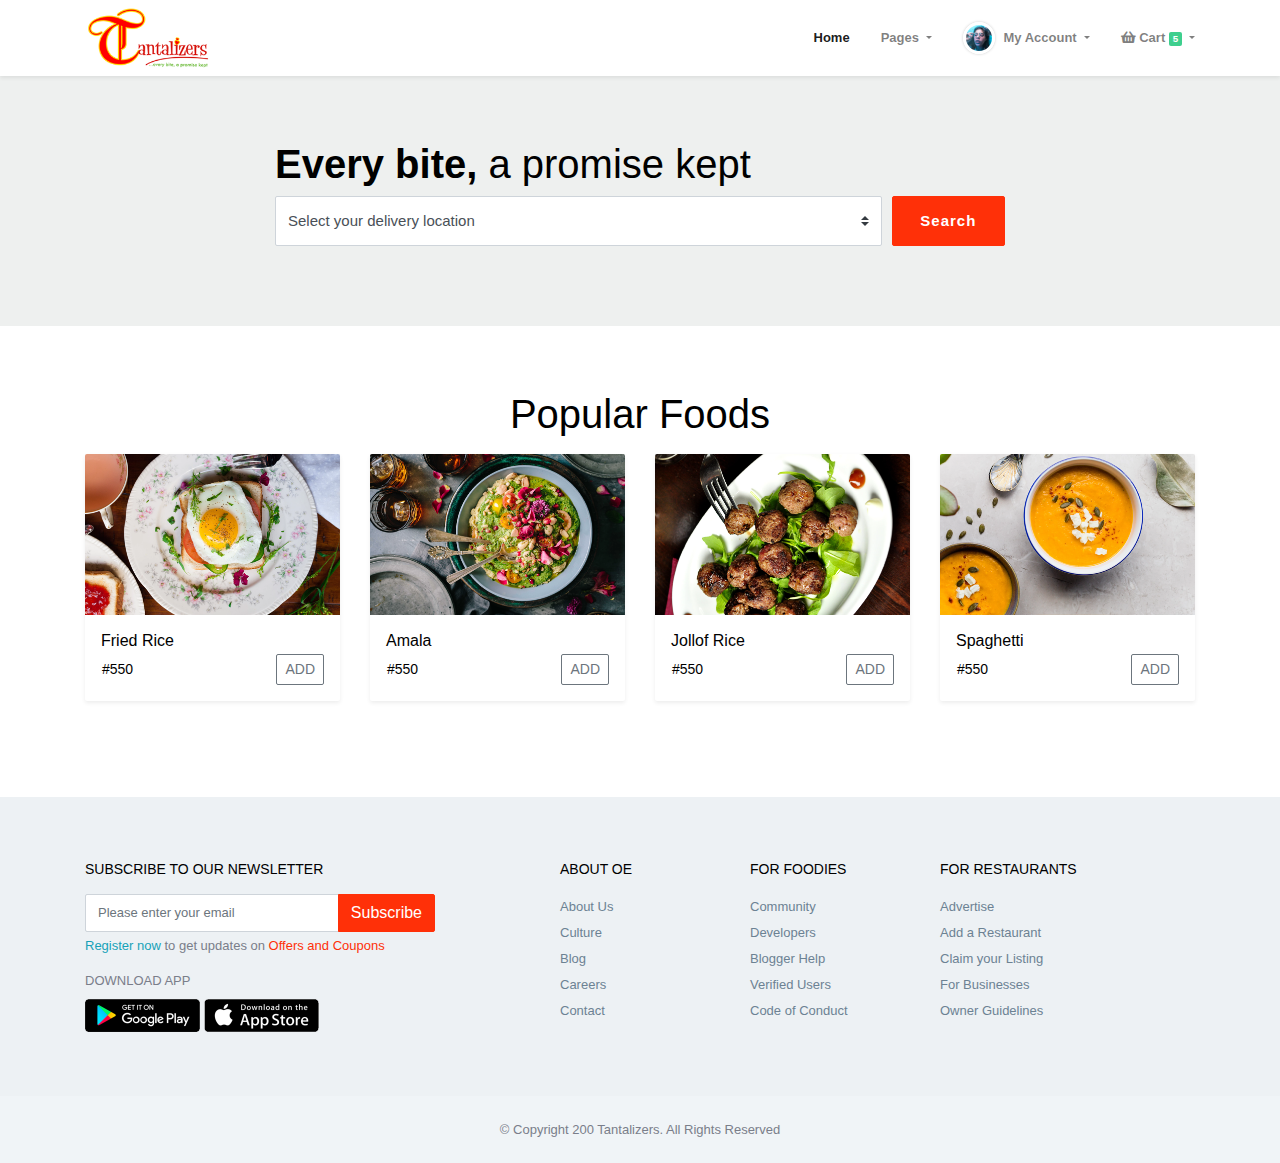
<file: shop.html>
<!doctype html>
<html lang="en">
<head>
      <!-- Required meta tags -->
      <meta charset="utf-8">
      <meta name="viewport" content="width=device-width, initial-scale=1, shrink-to-fit=no">
      <meta name="description" content="Askbootstrap">
      <meta name="author" content="Askbootstrap">
      <title>Tantalizers</title>
      <!-- Favicon Icon -->
      <link rel="icon" type="image/png" href="img/favicon.png">
      <!-- Bootstrap core CSS-->
      <link href="vendor/bootstrap/css/bootstrap.min.css" rel="stylesheet">
      <!-- Font Awesome-->
      <link href="vendor/fontawesome/css/all.min.css" rel="stylesheet">
      <!-- Font Awesome-->
      <link href="vendor/icofont/icofont.min.css" rel="stylesheet">
      <!-- Select2 CSS-->
      <link href="vendor/select2/css/select2.min.css" rel="stylesheet">
      <!-- Custom styles for this template-->
      <link href="css/osahan.css" rel="stylesheet">
      <!-- Owl Carousel -->
      <link rel="stylesheet" href="vendor/owl-carousel/owl.carousel.css">
      <link rel="stylesheet" href="vendor/owl-carousel/owl.theme.css">
   </head>
   <body>
      <nav class="navbar navbar-expand-lg navbar-light bg-light osahan-nav shadow-sm">
         <div class="container">
            <a class="navbar-brand" href="index.html"><img alt="logo" src="img/logo.png" style="height: 64px;"></a>
            <button class="navbar-toggler" type="button" data-toggle="collapse" data-target="#navbarNavDropdown" aria-controls="navbarNavDropdown" aria-expanded="false" aria-label="Toggle navigation">
            <span class="navbar-toggler-icon"></span>
            </button>
            <div class="collapse navbar-collapse" id="navbarNavDropdown">
               <ul class="navbar-nav ml-auto">
                  <li class="nav-item active">
                     <a class="nav-link" href="index.html">Home <span class="sr-only">(current)</span></a>
                  </li>
                  <li class="nav-item dropdown">
                     <a class="nav-link dropdown-toggle" href="#" role="button" data-toggle="dropdown" aria-haspopup="true" aria-expanded="false">
                     Pages
                     </a>
                     <div class="dropdown-menu dropdown-menu-right shadow-sm border-0">
                        <a class="dropdown-item" href="track-order.html">Track Order</a>
                        <a class="dropdown-item" href="invoice.html">Invoice</a>
                     </div>
                  </li>
                  <li class="nav-item dropdown">
                     <a class="nav-link dropdown-toggle" href="#" role="button" data-toggle="dropdown" aria-haspopup="true" aria-expanded="false">
                     <img alt="Generic placeholder image" src="img/user/4.png" class="nav-osahan-pic rounded-pill"> My Account
                     </a>
                     <div class="dropdown-menu dropdown-menu-right shadow-sm border-0">
                        <!-- <a class="dropdown-item" href="orders.html#orders"><i class="icofont-food-cart"></i> Orders</a> -->
                     </div>
                  </li>
                  <li class="nav-item dropdown dropdown-cart">
                     <a class="nav-link dropdown-toggle" href="#" role="button" data-toggle="dropdown" aria-haspopup="true" aria-expanded="false">
                     <i class="fas fa-shopping-basket"></i> Cart
                     <span class="badge badge-success">5</span>
                     </a>
                     <div class="dropdown-menu dropdown-cart-top p-0 dropdown-menu-right shadow-sm border-0">
                        <!-- <div class="dropdown-cart-top-header p-4">
                           <img class="img-fluid mr-3" alt="osahan" src="img/cart.jpg">
                           <h6 class="mb-0">Gus's World Famous Chicken</h6>
                           <p class="text-secondary mb-0">310 S Front St, Memphis, USA</p>
                           <small><a class="text-primary font-weight-bold" href="#">View Full Menu</a></small>
                        </div> -->
                        <div class="dropdown-cart-top-body border-top p-4">
                           <p class="mb-2"><i class="icofont-ui-press text-danger food-item"></i> Chicken Tikka Sub 12" (30 cm) x 1   <span class="float-right text-secondary">#314</span></p>
                           <p class="mb-2"><i class="icofont-ui-press text-success food-item"></i> Corn & Peas Salad x 1   <span class="float-right text-secondary">#209</span></p>
                           <p class="mb-2"><i class="icofont-ui-press text-success food-item"></i> Veg Seekh Sub 6" (15 cm) x 1  <span class="float-right text-secondary">#133</span></p>
                           <p class="mb-2"><i class="icofont-ui-press text-danger food-item"></i> Chicken Tikka Sub 12" (30 cm) x 1   <span class="float-right text-secondary">#314</span></p>
                           <p class="mb-2"><i class="icofont-ui-press text-danger food-item"></i> Corn & Peas Salad x 1   <span class="float-right text-secondary">#209</span></p>
                        </div>
                        <div class="dropdown-cart-top-footer border-top p-4">
                           <p class="mb-0 font-weight-bold text-secondary">Sub Total <span class="float-right text-dark">#499</span></p>
                           <small class="text-info">Extra charges may apply</small>  
                        </div>
                        <div class="dropdown-cart-top-footer border-top p-2">
                           <a class="btn btn-success btn-block btn-lg" href="checkout.html"> Checkout</a>
                        </div>
                     </div>
                  </li>
               </ul>
            </div>
         </div>
      </nav>
      <section class="pt-5 pb-5 homepage-search-block position-relative">
         <div class="banner-overlay"></div>
         <div class="container">
            <div class="row d-flex align-items-center">
               <div class="col-md-8 offset-md-2">
                  <div class="homepage-search-title">
                     <h1 class="mb-2 font-weight-normal"><span class="font-weight-bold">Every bite,</span> a promise kept</h1>
                  </div>
                  <div class="homepage-search-form">
                     <form class="form-noborder">
                        <div class="form-row">
                           <!-- <div class="col-lg-3 col-md-3 col-sm-12 form-group">
                              <div class="location-dropdown">
                                 <i class="icofont-location-arrow"></i>
                                 <select class="custom-select form-control-lg">
                                    <option> Quick Searches </option>
                                    <option> Breakfast </option>
                                    <option> Lunch </option>
                                    <option> Dinner </option>
                                    <option> Cafés </option>
                                    <option> Delivery </option>
                                 </select>
                              </div>
                           </div> -->
                           <div class="col-lg-10 col-md-10 col-sm-12 form-group">
                              <!-- <input type="text" placeholder="Enter your delivery location" class="form-control form-control-lg"> -->
                              <select class="custom-select form-control form-control-lg">
                                    <option> Select your delivery location </option>
                                    <option> Admiral Way, Lekki lagos </option>
                                    <option> Challawa Crescent, Barnawa, Kaduna </option>
                                    <option> Taiwo, Ilorin </option>
                                    <option> Maitama, Abuja </option>
                                    <option> Ikole, Ibadan </option>
                                 </select>
                           </div>
                           <div class="col-lg-2 col-md-2 col-sm-12 form-group">
                              <a href="listing.html" class="btn btn-primary btn-block btn-lg btn-gradient">Search</a>
                              <!--<button type="submit" class="btn btn-primary btn-block btn-lg btn-gradient">Search</button>-->
                           </div>
                        </div>
                     </form>
                  </div>
                  
               </div>

            </div>
         </div>
      </section>
      <section class="section pt-5 pb-5 bg-white homepage-add-section">
         <h1 class="text-center mb-3">Popular Foods</h1>
         <div class="container">
            <div class="row">
               <div class="col-md-3 col-sm-6 mb-4 pb-2">
                  <div class="list-card bg-white h-100 rounded overflow-hidden position-relative shadow-sm">
                     <div class="list-card-image">
                        <!-- <div class="star position-absolute"><span class="badge badge-success"><i class="icofont-star"></i> 3.1 (300+)</span></div> -->
                        <!-- <div class="favourite-heart text-danger position-absolute"><a href=""><i class="icofont-heart"></i></a></div>
                        <div class="member-plan position-absolute"><span class="badge badge-dark">Promoted</span></div> -->
                        <a href="">
                        <img src="img/list/1.png" class="img-fluid item-img">
                        </a>
                     </div>
                     <div class="p-3 position-relative">
                        <div class="list-card-body">
                           <h6 class="mb-1"><a href="" class="text-black">Fried Rice</a></h6>
                           <!-- <p class="text-gray mb-3">Fried Rice</p> -->
                           <p class="text-gray time mb-0"><a class="btn btn-link btn-sm pl-0 text-black pr-0" href="#">#550 </a> <!-- <span class="badge badge-success">NEW</span> --> <span class="float-right"> 
                                    <a class="btn btn-outline-secondary btn-sm" href="#">ADD</a>
                                    </span>
                                 </p>
                        </div>
                        <!-- <div class="list-card-badge">
                           <span class="badge badge-success">OFFER</span> <small>65% off | Use Coupon OSAHAN50</small>
                        </div> -->
                     </div>
                  </div>
               </div>
               <div class="col-md-3 col-sm-6 mb-4 pb-2">
                  <div class="list-card bg-white h-100 rounded overflow-hidden position-relative shadow-sm">
                     <div class="list-card-image">
                        <!-- <div class="star position-absolute"><span class="badge badge-success"><i class="icofont-star"></i> 3.1 (300+)</span></div> -->
                        <!-- <div class="favourite-heart text-danger position-absolute"><a href=""><i class="icofont-heart"></i></a></div>
                        <div class="member-plan position-absolute"><span class="badge badge-dark">Promoted</span></div> -->
                        <a href="">
                        <img src="img/list/2.png" class="img-fluid item-img">
                        </a>
                     </div>
                     <div class="p-3 position-relative">
                        <div class="list-card-body">
                           <h6 class="mb-1"><a href="" class="text-black">Amala</a></h6>
                           <!-- <p class="text-gray mb-3">Fried Rice</p> -->
                           <p class="text-gray time mb-0"><a class="btn btn-link btn-sm pl-0 text-black pr-0" href="#">#550 </a> <!-- <span class="badge badge-success">NEW</span> --> <span class="float-right"> 
                                    <a class="btn btn-outline-secondary btn-sm" href="#">ADD</a>
                                    </span>
                                 </p>
                        </div>
                        <!-- <div class="list-card-badge">
                           <span class="badge badge-success">OFFER</span> <small>65% off | Use Coupon OSAHAN50</small>
                        </div> -->
                     </div>
                  </div>
               </div>
               <div class="col-md-3 col-sm-6 mb-4 pb-2">
                  <div class="list-card bg-white h-100 rounded overflow-hidden position-relative shadow-sm">
                     <div class="list-card-image">
                        <!-- <div class="star position-absolute"><span class="badge badge-success"><i class="icofont-star"></i> 3.1 (300+)</span></div> -->
                        <!-- <div class="favourite-heart text-danger position-absolute"><a href=""><i class="icofont-heart"></i></a></div>
                        <div class="member-plan position-absolute"><span class="badge badge-dark">Promoted</span></div> -->
                        <a href="">
                        <img src="img/list/3.png" class="img-fluid item-img">
                        </a>
                     </div>
                     <div class="p-3 position-relative">
                        <div class="list-card-body">
                           <h6 class="mb-1"><a href="" class="text-black">Jollof Rice</a></h6>
                           <!-- <p class="text-gray mb-3">Fried Rice</p> -->
                           <p class="text-gray time mb-0"><a class="btn btn-link btn-sm pl-0 text-black pr-0" href="#">#550 </a> <!-- <span class="badge badge-success">NEW</span> --> <span class="float-right"> 
                                    <a class="btn btn-outline-secondary btn-sm" href="#">ADD</a>
                                    </span>
                                 </p>
                        </div>
                        <!-- <div class="list-card-badge">
                           <span class="badge badge-success">OFFER</span> <small>65% off | Use Coupon OSAHAN50</small>
                        </div> -->
                     </div>
                  </div>
               </div>
               <div class="col-md-3 col-sm-6 mb-4 pb-2">
                  <div class="list-card bg-white h-100 rounded overflow-hidden position-relative shadow-sm">
                     <div class="list-card-image">
                        <!-- <div class="star position-absolute"><span class="badge badge-success"><i class="icofont-star"></i> 3.1 (300+)</span></div> -->
                        <!-- <div class="favourite-heart text-danger position-absolute"><a href=""><i class="icofont-heart"></i></a></div>
                        <div class="member-plan position-absolute"><span class="badge badge-dark">Promoted</span></div> -->
                        <a href="">
                        <img src="img/list/4.png" class="img-fluid item-img">
                        </a>
                     </div>
                     <div class="p-3 position-relative">
                        <div class="list-card-body">
                           <h6 class="mb-1"><a href="" class="text-black">Spaghetti</a></h6>
                           <!-- <p class="text-gray mb-3">Fried Rice</p> -->
                           <p class="text-gray time mb-0"><a class="btn btn-link btn-sm pl-0 text-black pr-0" href="#">#550 </a> <!-- <span class="badge badge-success">NEW</span> --> <span class="float-right"> 
                                    <a class="btn btn-outline-secondary btn-sm" href="#">ADD</a>
                                    </span>
                                 </p>
                        </div>
                        <!-- <div class="list-card-badge">
                           <span class="badge badge-success">OFFER</span> <small>65% off | Use Coupon OSAHAN50</small>
                        </div> -->
                     </div>
                  </div>
               </div>
         </div>
      </section>
<!--       <section class="section pt-5 pb-5 products-section">
         <div class="container">
            <div class="section-header text-center">
               <h2>Popular Brands</h2>
               <p>Top restaurants, cafes, pubs, and bars in Ludhiana, based on trends</p>
               <span class="line"></span>
            </div>
            <div class="row">
               <div class="col-md-12">
                  <div class="owl-carousel owl-carousel-four owl-theme">
                     <div class="item">
                        <div class="list-card bg-white h-100 rounded overflow-hidden position-relative shadow-sm">
                           <div class="list-card-image">
                              <div class="star position-absolute"><span class="badge badge-success"><i class="icofont-star"></i> 3.1 (300+)</span></div>
                              <div class="favourite-heart text-danger position-absolute"><a href=""><i class="icofont-heart"></i></a></div>
                              <div class="member-plan position-absolute"><span class="badge badge-dark">Promoted</span></div>
                              <a href="">
                              <img src="img/list/1.png" class="img-fluid item-img">
                              </a>
                           </div>
                           <div class="p-3 position-relative">
                              <div class="list-card-body">
                                 <h6 class="mb-1"><a href="" class="text-black">World Famous</a></h6>
                                 <p class="text-gray mb-3">North Indian • American • Pure veg</p>
                                 <p class="text-gray mb-3 time"><span class="bg-light text-dark rounded-sm pl-2 pb-1 pt-1 pr-2"><i class="icofont-wall-clock"></i> 20–25 min</span> <span class="float-right text-black-50"> #250 FOR TWO</span></p>
                              </div>
                              <div class="list-card-badge">
                                 <span class="badge badge-success">OFFER</span> <small>65% off | Use Coupon OSAHAN50</small>
                              </div>
                           </div>
                        </div>
                     </div>
                     <div class="item">
                        <div class="list-card bg-white h-100 rounded overflow-hidden position-relative shadow-sm">
                           <div class="list-card-image">
                              <div class="star position-absolute"><span class="badge badge-warning"><i class="icofont-star"></i> 3.1 (300+)</span></div>
                              <div class="favourite-heart text-danger position-absolute"><a href=""><i class="icofont-heart"></i></a></div>
                              <div class="member-plan position-absolute"><span class="badge badge-dark">Promoted</span></div>
                              <a href="">
                              <img src="img/list/3.png" class="img-fluid item-img">
                              </a>
                           </div>
                           <div class="p-3 position-relative">
                              <div class="list-card-body">
                                 <h6 class="mb-1"><a href="" class="text-black">Bite Me Sandwiches</a></h6>
                                 <p class="text-gray mb-3">North Indian • Indian • Pure veg</p>
                                 <p class="text-gray mb-3 time"><span class="bg-light text-dark rounded-sm pl-2 pb-1 pt-1 pr-2"><i class="icofont-wall-clock"></i> 15–25 min</span> <span class="float-right text-black-50"> #100 FOR TWO</span></p>
                              </div>
                              <div class="list-card-badge">
                                 <span class="badge badge-danger">OFFER</span> <small>65% off | Use Coupon OSAHAN50</small>
                              </div>
                           </div>
                        </div>
                     </div>
                     <div class="item">
                        <div class="list-card bg-white h-100 rounded overflow-hidden position-relative shadow-sm">
                           <div class="list-card-image">
                              <div class="star position-absolute"><span class="badge badge-success"><i class="icofont-star"></i> 3.1 (300+)</span></div>
                              <div class="favourite-heart text-danger position-absolute"><a href=""><i class="icofont-heart"></i></a></div>
                              <div class="member-plan position-absolute"><span class="badge badge-danger">Promoted</span></div>
                              <a href="">
                              <img src="img/list/6.png" class="img-fluid item-img">
                              </a>
                           </div>
                           <div class="p-3 position-relative">
                              <div class="list-card-body">
                                 <h6 class="mb-1"><a href="" class="text-black">The osahan Restaurant
                                    </a>
                                 </h6>
                                 <p class="text-gray mb-3">North • Hamburgers • Pure veg</p>
                                 <p class="text-gray mb-3 time"><span class="bg-light text-dark rounded-sm pl-2 pb-1 pt-1 pr-2"><i class="icofont-wall-clock"></i> 15–25 min</span> <span class="float-right text-black-50"> #500 FOR TWO</span></p>
                              </div>
                              <div class="list-card-badge">
                                 <span class="badge badge-danger">OFFER</span> <small>65% off | Use Coupon OSAHAN50</small>
                              </div>
                           </div>
                        </div>
                     </div>
                     <div class="item">
                        <div class="list-card bg-white h-100 rounded overflow-hidden position-relative shadow-sm">
                           <div class="list-card-image">
                              <div class="star position-absolute"><span class="badge badge-success"><i class="icofont-star"></i> 3.1 (300+)</span></div>
                              <div class="favourite-heart text-danger position-absolute"><a href=""><i class="icofont-heart"></i></a></div>
                              <div class="member-plan position-absolute"><span class="badge badge-dark">Promoted</span></div>
                              <a href="">
                              <img src="img/list/8.png" class="img-fluid item-img">
                              </a>
                           </div>
                           <div class="p-3 position-relative">
                              <div class="list-card-body">
                                 <h6 class="mb-1"><a href="" class="text-black">Polo Lounge
                                    </a>
                                 </h6>
                                 <p class="text-gray mb-3">North Indian • Indian • Pure veg</p>
                                 <p class="text-gray mb-3 time"><span class="bg-light text-dark rounded-sm pl-2 pb-1 pt-1 pr-2"><i class="icofont-wall-clock"></i> 15–25 min</span> <span class="float-right text-black-50"> #250 FOR TWO</span></p>
                              </div>
                              <div class="list-card-badge">
                                 <span class="badge badge-danger">OFFER</span> <small>65% off | Use Coupon OSAHAN50</small>
                              </div>
                           </div>
                        </div>
                     </div>
                     <div class="item">
                        <div class="list-card bg-white h-100 rounded overflow-hidden position-relative shadow-sm">
                           <div class="list-card-image">
                              <div class="star position-absolute"><span class="badge badge-success"><i class="icofont-star"></i> 3.1 (300+)</span></div>
                              <div class="favourite-heart text-danger position-absolute"><a href=""><i class="icofont-heart"></i></a></div>
                              <div class="member-plan position-absolute"><span class="badge badge-dark">Promoted</span></div>
                              <a href="">
                              <img src="img/list/9.png" class="img-fluid item-img">
                              </a>
                           </div>
                           <div class="p-3 position-relative">
                              <div class="list-card-body">
                                 <h6 class="mb-1"><a href="" class="text-black">Jack Fry's
                                    </a>
                                 </h6>
                                 <p class="text-gray mb-3">North Indian • Indian • Pure veg</p>
                                 <p class="text-gray mb-3 time"><span class="bg-light text-dark rounded-sm pl-2 pb-1 pt-1 pr-2"><i class="icofont-wall-clock"></i> 15–25 min</span> <span class="float-right text-black-50"> #250 FOR TWO</span></p>
                              </div>
                              <div class="list-card-badge">
                                 <span class="badge badge-danger">OFFER</span> <small>65% off | Use Coupon OSAHAN50</small>
                              </div>
                           </div>
                        </div>
                     </div>
                  </div>
               </div>
            </div>
         </div>
      </section> -->
      <!-- <section class="section pt-5 pb-5 bg-white becomemember-section border-bottom">
         <div class="container">
            <div class="section-header text-center white-text">
               <h2>Become a Member</h2>
               <p>Lorem Ipsum is simply dummy text of</p>
               <span class="line"></span>
            </div>
            <div class="row">
               <div class="col-sm-12 text-center">
                  <a href="register.html" class="btn btn-success btn-lg">
                  Create an Account <i class="fa fa-chevron-circle-right"></i>
                  </a>
               </div>
            </div>
         </div>
      </section>
      <section class="section pt-5 pb-5 text-center bg-white">
         <div class="container">
            <div class="row">
               <div class="col-sm-12">
                  <h5 class="m-0">Operate food store or restaurants? <a href="login.html">Work With Us</a></h5>
               </div>
            </div>
         </div>
      </section> -->
      <section class="footer pt-5 pb-5">
         <div class="container">
            <div class="row">
               <div class="col-md-4 col-12 col-sm-12">
                  <h6 class="mb-3">Subscribe to our Newsletter</h6>
                  <form class="newsletter-form mb-1">
                     <div class="input-group">
                        <input type="text" placeholder="Please enter your email" class="form-control">
                        <div class="input-group-append">
                           <button type="button" class="btn btn-primary">
                           Subscribe
                           </button>
                        </div>
                     </div>
                  </form>
                  <p><a class="text-info" href="register.html">Register now</a> to get updates on <a href="offers.html">Offers and Coupons</a></p>
                  <div class="app">
                     <p class="mb-2">DOWNLOAD APP</p>
                     <a href="#">
                     <img class="img-fluid" src="img/google.png">
                     </a>
                     <a href="#">
                     <img class="img-fluid" src="img/apple.png">
                     </a>
                  </div>
               </div>
               <div class="col-md-1 col-sm-6 mobile-none">
               </div>
               <div class="col-md-2 col-6 col-sm-4">
                  <h6 class="mb-3">About OE</h6>
                  <ul>
                     <li><a href="#">About Us</a></li>
                     <li><a href="#">Culture</a></li>
                     <li><a href="#">Blog</a></li>
                     <li><a href="#">Careers</a></li>
                     <li><a href="#">Contact</a></li>
                  </ul>
               </div>
               <div class="col-md-2 col-6 col-sm-4">
                  <h6 class="mb-3">For Foodies</h6>
                  <ul>
                     <li><a href="#">Community</a></li>
                     <li><a href="#">Developers</a></li>
                     <li><a href="#">Blogger Help</a></li>
                     <li><a href="#">Verified Users</a></li>
                     <li><a href="#">Code of Conduct</a></li>
                  </ul>
               </div>
               <div class="col-md-2 m-none col-4 col-sm-4">
                  <h6 class="mb-3">For Restaurants</h6>
                  <ul>
                     <li><a href="#">Advertise</a></li>
                     <li><a href="#">Add a Restaurant</a></li>
                     <li><a href="#">Claim your Listing</a></li>
                     <li><a href="#">For Businesses</a></li>
                     <li><a href="#">Owner Guidelines</a></li>
                  </ul>
               </div>
            </div>
         </div>
      </section>
      <footer class="pt-4 pb-4 text-center">
         <div class="container">
            <p class="mt-0 mb-0">© Copyright 200 Tantalizers. All Rights Reserved</p>
            <!-- <small class="mt-0 mb-0"> Made with <i class="fas fa-heart heart-icon text-danger"></i> by
            <a class="text-danger" target="_blank" href="../../../www.instagram.com/iamgurdeeposahan/index.html">Gurdeep Osahan</a> - <a class="text-primary" target="_blank" href="https://askbootstrap.com/">Ask Bootstrap</a>
            </small> -->
         </div>
      </footer>
      <!-- jQuery -->
      <script src="vendor/jquery/jquery-3.3.1.slim.min.js"></script>
      <!-- Bootstrap core JavaScript-->
      <script src="vendor/bootstrap/js/bootstrap.bundle.min.js"></script>
      <!-- Select2 JavaScript-->
      <script src="vendor/select2/js/select2.min.js"></script>
      <!-- Owl Carousel -->
      <script src="vendor/owl-carousel/owl.carousel.js"></script>
      <!-- Custom scripts for all pages-->
      <script src="js/custom.js"></script>
   </body>

</html>
</file>
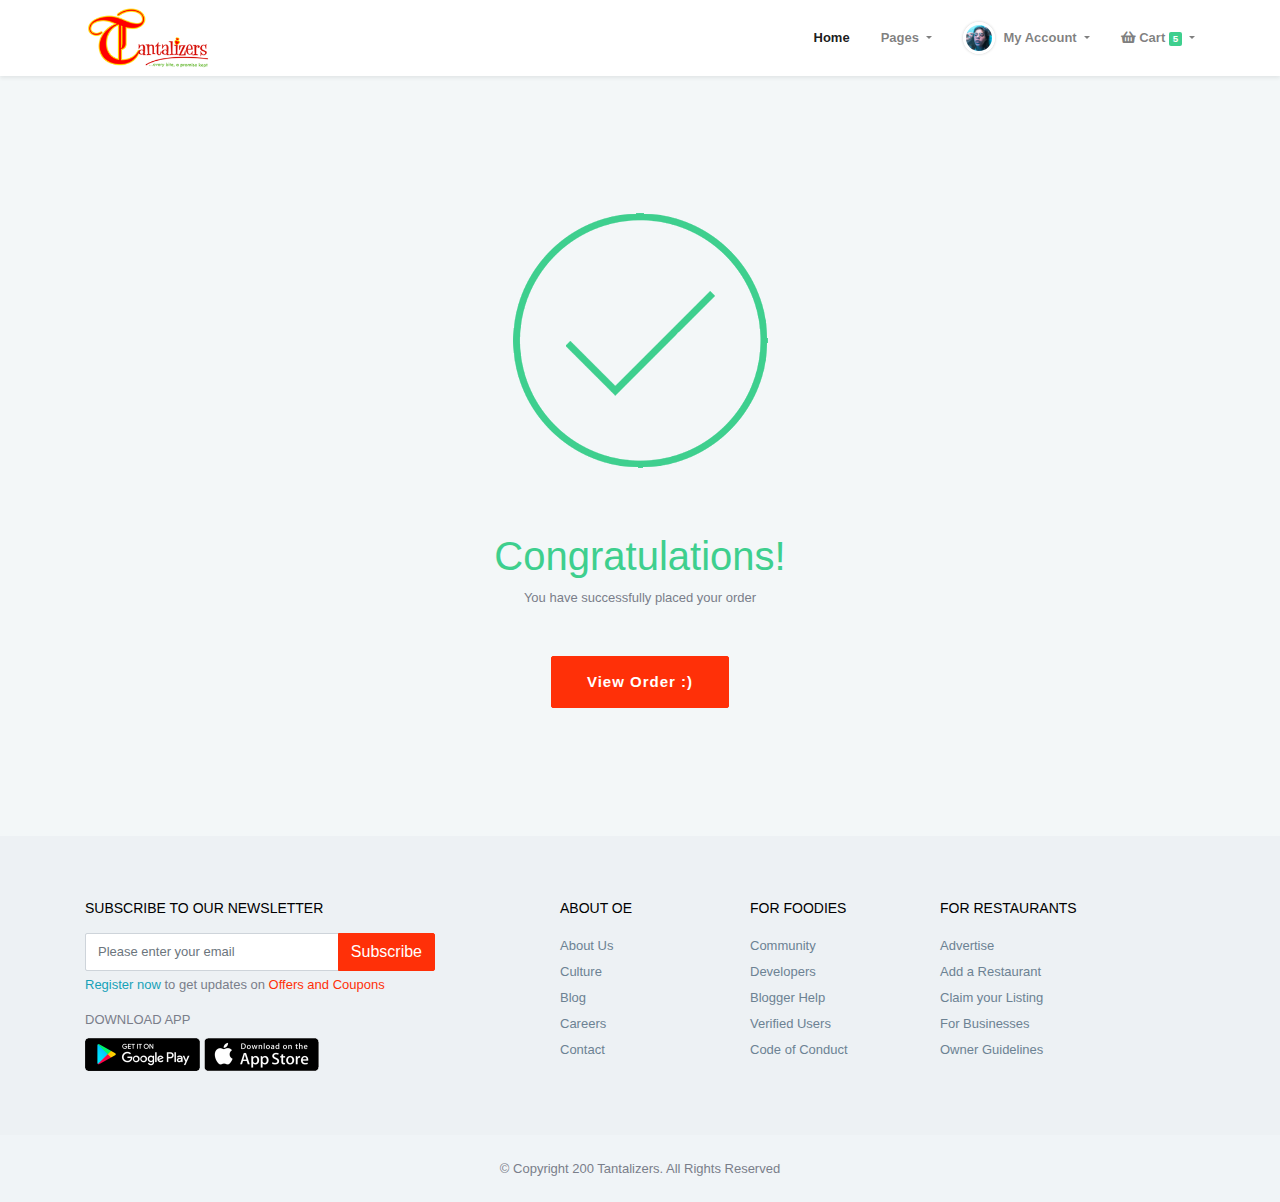
<file: thanks.html>
<!doctype html>
<html lang="en">
<head>
      <!-- Required meta tags -->
      <meta charset="utf-8">
      <meta name="viewport" content="width=device-width, initial-scale=1, shrink-to-fit=no">
      <meta name="description" content="Askbootstrap">
      <meta name="author" content="Askbootstrap">
      <title>Tantalizers</title>
      <!-- Favicon Icon -->
      <link rel="icon" type="image/png" href="img/favicon.png">
      <!-- Bootstrap core CSS-->
      <link href="vendor/bootstrap/css/bootstrap.min.css" rel="stylesheet">
      <!-- Font Awesome-->
      <link href="vendor/fontawesome/css/all.min.css" rel="stylesheet">
      <!-- Font Awesome-->
      <link href="vendor/icofont/icofont.min.css" rel="stylesheet">
      <!-- Select2 CSS-->
      <link href="vendor/select2/css/select2.min.css" rel="stylesheet">
      <!-- Custom styles for this template-->
      <link href="css/osahan.css" rel="stylesheet">
      <!-- Owl Carousel -->
      <link rel="stylesheet" href="vendor/owl-carousel/owl.carousel.css">
      <link rel="stylesheet" href="vendor/owl-carousel/owl.theme.css">
   </head>
   <body>
      <nav class="navbar navbar-expand-lg navbar-light bg-light osahan-nav shadow-sm">
         <div class="container">
            <a class="navbar-brand" href="index.html"><img alt="logo" src="img/logo.png" style="height: 64px;"></a>
            <button class="navbar-toggler" type="button" data-toggle="collapse" data-target="#navbarNavDropdown" aria-controls="navbarNavDropdown" aria-expanded="false" aria-label="Toggle navigation">
            <span class="navbar-toggler-icon"></span>
            </button>
            <div class="collapse navbar-collapse" id="navbarNavDropdown">
               <ul class="navbar-nav ml-auto">
                  <li class="nav-item active">
                     <a class="nav-link" href="index.html">Home <span class="sr-only">(current)</span></a>
                  </li>
                  <li class="nav-item dropdown">
                     <a class="nav-link dropdown-toggle" href="#" role="button" data-toggle="dropdown" aria-haspopup="true" aria-expanded="false">
                     Pages
                     </a>
                     <div class="dropdown-menu dropdown-menu-right shadow-sm border-0">
                        <a class="dropdown-item" href="track-order.html">Track Order</a>
                        <a class="dropdown-item" href="invoice.html">Invoice</a>
                     </div>
                  </li>
                  <li class="nav-item dropdown">
                     <a class="nav-link dropdown-toggle" href="#" role="button" data-toggle="dropdown" aria-haspopup="true" aria-expanded="false">
                     <img alt="Generic placeholder image" src="img/user/4.png" class="nav-osahan-pic rounded-pill"> My Account
                     </a>
                     <div class="dropdown-menu dropdown-menu-right shadow-sm border-0">
                        <!-- <a class="dropdown-item" href="orders.html#orders"><i class="icofont-food-cart"></i> Orders</a> -->
                     </div>
                  </li>
                  <li class="nav-item dropdown dropdown-cart">
                     <a class="nav-link dropdown-toggle" href="#" role="button" data-toggle="dropdown" aria-haspopup="true" aria-expanded="false">
                     <i class="fas fa-shopping-basket"></i> Cart
                     <span class="badge badge-success">5</span>
                     </a>
                     <div class="dropdown-menu dropdown-cart-top p-0 dropdown-menu-right shadow-sm border-0">
                        <!-- <div class="dropdown-cart-top-header p-4">
                           <img class="img-fluid mr-3" alt="osahan" src="img/cart.jpg">
                           <h6 class="mb-0">Gus's World Famous Chicken</h6>
                           <p class="text-secondary mb-0">310 S Front St, Memphis, USA</p>
                           <small><a class="text-primary font-weight-bold" href="#">View Full Menu</a></small>
                        </div> -->
                        <div class="dropdown-cart-top-body border-top p-4">
                           <p class="mb-2"><i class="icofont-ui-press text-danger food-item"></i> Chicken Tikka Sub 12" (30 cm) x 1   <span class="float-right text-secondary">#314</span></p>
                           <p class="mb-2"><i class="icofont-ui-press text-success food-item"></i> Corn & Peas Salad x 1   <span class="float-right text-secondary">#209</span></p>
                           <p class="mb-2"><i class="icofont-ui-press text-success food-item"></i> Veg Seekh Sub 6" (15 cm) x 1  <span class="float-right text-secondary">#133</span></p>
                           <p class="mb-2"><i class="icofont-ui-press text-danger food-item"></i> Chicken Tikka Sub 12" (30 cm) x 1   <span class="float-right text-secondary">#314</span></p>
                           <p class="mb-2"><i class="icofont-ui-press text-danger food-item"></i> Corn & Peas Salad x 1   <span class="float-right text-secondary">#209</span></p>
                        </div>
                        <div class="dropdown-cart-top-footer border-top p-4">
                           <p class="mb-0 font-weight-bold text-secondary">Sub Total <span class="float-right text-dark">#499</span></p>
                           <small class="text-info">Extra charges may apply</small>  
                        </div>
                        <div class="dropdown-cart-top-footer border-top p-2">
                           <a class="btn btn-success btn-block btn-lg" href="checkout.html"> Checkout</a>
                        </div>
                     </div>
                  </li>
               </ul>
            </div>
         </div>
      </nav>
      <section class="section pt-5 pb-5 osahan-not-found-page">
         <div class="container">
            <div class="row">
               <div class="col-md-12 text-center pt-5 pb-5">
                  <img class="img-fluid mb-5" src="img/thanks.png" alt="404">
                  <h1 class="mt-2 mb-2 text-success">Congratulations!</h1>
                  <p class="mb-5">You have successfully placed your order</p>
                  <a class="btn btn-primary btn-lg" href="orders.html#orders">View Order :)</a>
               </div>
            </div>
         </div>
      </section>
      <section class="footer pt-5 pb-5">
         <div class="container">
            <div class="row">
               <div class="col-md-4 col-12 col-sm-12">
                  <h6 class="mb-3">Subscribe to our Newsletter</h6>
                  <form class="newsletter-form mb-1">
                     <div class="input-group">
                        <input type="text" placeholder="Please enter your email" class="form-control">
                        <div class="input-group-append">
                           <button type="button" class="btn btn-primary">
                           Subscribe
                           </button>
                        </div>
                     </div>
                  </form>
                  <p><a class="text-info" href="register.html">Register now</a> to get updates on <a href="offers.html">Offers and Coupons</a></p>
                  <div class="app">
                     <p class="mb-2">DOWNLOAD APP</p>
                     <a href="#">
                     <img class="img-fluid" src="img/google.png">
                     </a>
                     <a href="#">
                     <img class="img-fluid" src="img/apple.png">
                     </a>
                  </div>
               </div>
               <div class="col-md-1 col-sm-6 mobile-none">
               </div>
               <div class="col-md-2 col-4 col-sm-4">
                  <h6 class="mb-3">About OE</h6>
                  <ul>
                     <li><a href="#">About Us</a></li>
                     <li><a href="#">Culture</a></li>
                     <li><a href="#">Blog</a></li>
                     <li><a href="#">Careers</a></li>
                     <li><a href="#">Contact</a></li>
                  </ul>
               </div>
               <div class="col-md-2 col-4 col-sm-4">
                  <h6 class="mb-3">For Foodies</h6>
                  <ul>
                     <li><a href="#">Community</a></li>
                     <li><a href="#">Developers</a></li>
                     <li><a href="#">Blogger Help</a></li>
                     <li><a href="#">Verified Users</a></li>
                     <li><a href="#">Code of Conduct</a></li>
                  </ul>
               </div>
               <div class="col-md-2 col-4 col-sm-4">
                  <h6 class="mb-3">For Restaurants</h6>
                  <ul>
                     <li><a href="#">Advertise</a></li>
                     <li><a href="#">Add a Restaurant</a></li>
                     <li><a href="#">Claim your Listing</a></li>
                     <li><a href="#">For Businesses</a></li>
                     <li><a href="#">Owner Guidelines</a></li>
                  </ul>
               </div>
            </div>
         </div>
      </section>
      <footer class="pt-4 pb-4 text-center">
         <div class="container">
            <p class="mt-0 mb-0">© Copyright 200 Tantalizers. All Rights Reserved</p>
            <!-- <small class="mt-0 mb-0"> Made with <i class="fas fa-heart heart-icon text-danger"></i> by
            <a class="text-danger" target="_blank" href="../../../www.instagram.com/iamgurdeeposahan/index.html">Gurdeep Osahan</a> - <a class="text-primary" target="_blank" href="https://askbootstrap.com/">Ask Bootstrap</a>
            </small> -->
         </div>
      </footer>
      <!-- jQuery -->
      <script src="vendor/jquery/jquery-3.3.1.slim.min.js"></script>
      <!-- Bootstrap core JavaScript-->
      <script src="vendor/bootstrap/js/bootstrap.bundle.min.js"></script>
      <!-- Select2 JavaScript-->
      <script src="vendor/select2/js/select2.min.js"></script>
      <!-- Custom scripts for all pages-->
      <script src="js/custom.js"></script>
   </body>

<!-- Mirrored from askbootstrap.com/preview/food-line/thanks.html by HTTrack Website Copier/3.x [XR&CO'2014], Wed, 12 Aug 2020 19:20:50 GMT -->
</html>
</file>
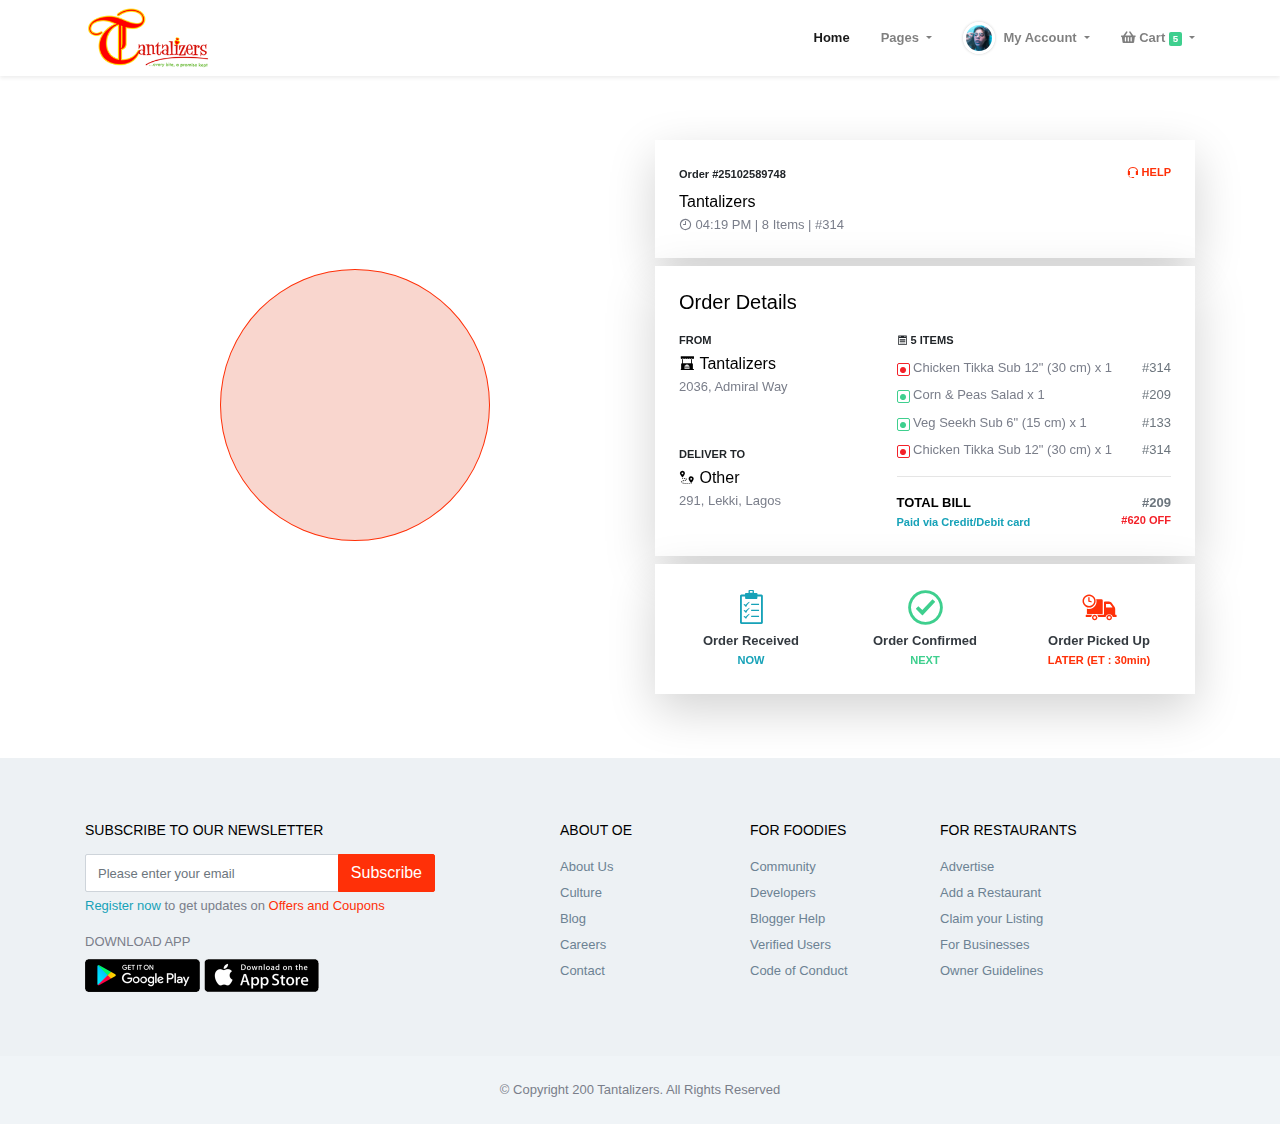
<file: track-order.html>
<!doctype html>
<html lang="en">
<head>
      <!-- Required meta tags -->
      <meta charset="utf-8">
      <meta name="viewport" content="width=device-width, initial-scale=1, shrink-to-fit=no">
      <meta name="description" content="Askbootstrap">
      <meta name="author" content="Askbootstrap">
      <title>Tantalizers</title>
      <!-- Favicon Icon -->
      <link rel="icon" type="image/png" href="img/favicon.png">
      <!-- Bootstrap core CSS-->
      <link href="vendor/bootstrap/css/bootstrap.min.css" rel="stylesheet">
      <!-- Font Awesome-->
      <link href="vendor/fontawesome/css/all.min.css" rel="stylesheet">
      <!-- Font Awesome-->
      <link href="vendor/icofont/icofont.min.css" rel="stylesheet">
      <!-- Select2 CSS-->
      <link href="vendor/select2/css/select2.min.css" rel="stylesheet">
      <!-- Custom styles for this template-->
      <link href="css/osahan.css" rel="stylesheet">
      <!-- Owl Carousel -->
      <link rel="stylesheet" href="vendor/owl-carousel/owl.carousel.css">
      <link rel="stylesheet" href="vendor/owl-carousel/owl.theme.css">
   </head>
   <body>
      <nav class="navbar navbar-expand-lg navbar-light bg-light osahan-nav shadow-sm">
         <div class="container">
            <a class="navbar-brand" href="index.html"><img alt="logo" src="img/logo.png" style="height: 64px;"></a>
            <button class="navbar-toggler" type="button" data-toggle="collapse" data-target="#navbarNavDropdown" aria-controls="navbarNavDropdown" aria-expanded="false" aria-label="Toggle navigation">
            <span class="navbar-toggler-icon"></span>
            </button>
            <div class="collapse navbar-collapse" id="navbarNavDropdown">
               <ul class="navbar-nav ml-auto">
                  <li class="nav-item active">
                     <a class="nav-link" href="index.html">Home <span class="sr-only">(current)</span></a>
                  </li>
                  <li class="nav-item dropdown">
                     <a class="nav-link dropdown-toggle" href="#" role="button" data-toggle="dropdown" aria-haspopup="true" aria-expanded="false">
                     Pages
                     </a>
                     <div class="dropdown-menu dropdown-menu-right shadow-sm border-0">
                        <a class="dropdown-item" href="track-order.html">Track Order</a>
                        <a class="dropdown-item" href="invoice.html">Invoice</a>
                     </div>
                  </li>
                  <li class="nav-item dropdown">
                     <a class="nav-link dropdown-toggle" href="#" role="button" data-toggle="dropdown" aria-haspopup="true" aria-expanded="false">
                     <img alt="Generic placeholder image" src="img/user/4.png" class="nav-osahan-pic rounded-pill"> My Account
                     </a>
                     <div class="dropdown-menu dropdown-menu-right shadow-sm border-0">
                        <!-- <a class="dropdown-item" href="orders.html#orders"><i class="icofont-food-cart"></i> Orders</a> -->
                     </div>
                  </li>
                  <li class="nav-item dropdown dropdown-cart">
                     <a class="nav-link dropdown-toggle" href="#" role="button" data-toggle="dropdown" aria-haspopup="true" aria-expanded="false">
                     <i class="fas fa-shopping-basket"></i> Cart
                     <span class="badge badge-success">5</span>
                     </a>
                     <div class="dropdown-menu dropdown-cart-top p-0 dropdown-menu-right shadow-sm border-0">
                        <!-- <div class="dropdown-cart-top-header p-4">
                           <img class="img-fluid mr-3" alt="osahan" src="img/cart.jpg">
                           <h6 class="mb-0">Gus's World Famous Chicken</h6>
                           <p class="text-secondary mb-0">310 S Front St, Memphis, USA</p>
                           <small><a class="text-primary font-weight-bold" href="#">View Full Menu</a></small>
                        </div> -->
                        <div class="dropdown-cart-top-body border-top p-4">
                           <p class="mb-2"><i class="icofont-ui-press text-danger food-item"></i> Chicken Tikka Sub 12" (30 cm) x 1   <span class="float-right text-secondary">#314</span></p>
                           <p class="mb-2"><i class="icofont-ui-press text-success food-item"></i> Corn & Peas Salad x 1   <span class="float-right text-secondary">#209</span></p>
                           <p class="mb-2"><i class="icofont-ui-press text-success food-item"></i> Veg Seekh Sub 6" (15 cm) x 1  <span class="float-right text-secondary">#133</span></p>
                           <p class="mb-2"><i class="icofont-ui-press text-danger food-item"></i> Chicken Tikka Sub 12" (30 cm) x 1   <span class="float-right text-secondary">#314</span></p>
                           <p class="mb-2"><i class="icofont-ui-press text-danger food-item"></i> Corn & Peas Salad x 1   <span class="float-right text-secondary">#209</span></p>
                        </div>
                        <div class="dropdown-cart-top-footer border-top p-4">
                           <p class="mb-0 font-weight-bold text-secondary">Sub Total <span class="float-right text-dark">#499</span></p>
                           <small class="text-info">Extra charges may apply</small>  
                        </div>
                        <div class="dropdown-cart-top-footer border-top p-2">
                           <a class="btn btn-success btn-block btn-lg" href="checkout.html"> Checkout</a>
                        </div>
                     </div>
                  </li>
               </ul>
            </div>
         </div>
      </nav>
      <section class="section bg-white osahan-track-order-page position-relative">
         <iframe class="position-absolute" src="https://maps.google.com/maps?width=100%25&amp;height=600&amp;hl=en&amp;q=ilorin,%20nigeria+(tantalizers)&amp;t=&amp;z=14&amp;ie=UTF8&amp;iwloc=B&amp;output=embed" width="100%" height="676" frameborder="0" style="border:0" allowfullscreen></iframe>
         <div class="container pt-5 pb-5">
            <div class="row d-flex align-items-center">
               <div class="col-md-6 text-center pb-4">
                  <div class="osahan-point mx-auto"></div>
               </div>
               <div class="col-md-6">
                  <div class="bg-white p-4 shadow-lg mb-2">
                     <div class="mb-2"><small>Order #25102589748<a class="float-right font-weight-bold" href="#"><i class="icofont-headphone-alt"></i> HELP</a></small></div>
                     <h6 class="mb-1 mt-1"><a href="detail.html" class="text-black">Tantalizers
                        </a>
                     </h6>
                     <p class="text-gray mb-0"><i class="icofont-clock-time"></i> 04:19 PM | 8 Items | #314</p>
                  </div>
                  <div class="bg-white p-4 shadow-lg">
                     <div class="osahan-track-order-detail po">
                        <h5 class="mt-0 mb-3">Order Details</h5>
                        <div class="row">
                           <div class="col-md-5">
                              <small>FROM</small>
                              <h6 class="mb-1 mt-1"><a href="detail.html" class="text-black"><i class="icofont-food-cart"></i> Tantalizers
                                 </a>
                              </h6>
                              <p class="text-gray mb-5">2036, Admiral Way</p>
                              <small>DELIVER TO</small>
                              <h6 class="mb-1 mt-1"><span class="text-black"><i class="icofont-map-pins"></i> Other
                                 </span>
                              </h6>
                              <p class="text-gray mb-0">291, Lekki, Lagos
                              </p>
                           </div>
                           <div class="col-md-7">
                              <div class="mb-2"><small><i class="icofont-list"></i> 5 ITEMS</small></div>
                              <p class="mb-2"><i class="icofont-ui-press text-danger food-item"></i> Chicken Tikka Sub 12" (30 cm) x 1   <span class="float-right text-secondary">#314</span></p>
                              <p class="mb-2"><i class="icofont-ui-press text-success food-item"></i> Corn &amp; Peas Salad x 1   <span class="float-right text-secondary">#209</span></p>
                              <p class="mb-2"><i class="icofont-ui-press text-success food-item"></i> Veg Seekh Sub 6" (15 cm) x 1  <span class="float-right text-secondary">#133</span></p>
                              <p class="mb-2"><i class="icofont-ui-press text-danger food-item"></i> Chicken Tikka Sub 12" (30 cm) x 1   <span class="float-right text-secondary">#314</span></p>
                              <hr>
                              <p class="mb-0 font-weight-bold text-black">TOTAL BILL  <span class="float-right text-secondary">#209</span></p>
                              <p class="mb-0 text-info"><small>Paid via Credit/Debit card
                                 <span class="float-right text-danger">#620 OFF</span></small>
                              </p>
                           </div>
                        </div>
                     </div>
                  </div>
                  <div class="bg-white p-4 shadow-lg mt-2">
                     <div class="row text-center">
                        <div class="col">
                           <i class="icofont-tasks icofont-3x text-info"></i>
                           <p class="mt-1 font-weight-bold text-dark mb-0">Order Received</p>
                           <small class="text-info mb-0">NOW</small>
                        </div>
                        <div class="col">
                           <i class="icofont-check-circled icofont-3x text-success"></i>
                           <p class="mt-1 font-weight-bold text-dark mb-0">Order Confirmed</p>
                           <small class="text-success mb-0">NEXT</small>
                        </div>
                        <div class="col">
                           <i class="icofont-delivery-time icofont-3x text-primary"></i>
                           <p class="mt-1 font-weight-bold text-dark mb-0">Order Picked Up</p>
                           <small class="text-primary mb-0">LATER (ET : 30min)</small>
                        </div>
                     </div>
                  </div>
               </div>
            </div>
         </div>
      </section>
      <section class="footer pt-5 pb-5">
         <div class="container">
            <div class="row">
               <div class="col-md-4 col-12 col-sm-12">
                  <h6 class="mb-3">Subscribe to our Newsletter</h6>
                  <form class="newsletter-form mb-1">
                     <div class="input-group">
                        <input type="text" placeholder="Please enter your email" class="form-control">
                        <div class="input-group-append">
                           <button type="button" class="btn btn-primary">
                           Subscribe
                           </button>
                        </div>
                     </div>
                  </form>
                  <p><a class="text-info" href="register.html">Register now</a> to get updates on <a href="/offers.html">Offers and Coupons</a></p>
                  <div class="app">
                     <p class="mb-2">DOWNLOAD APP</p>
                     <a href="#">
                     <img class="img-fluid" src="img/google.png">
                     </a>
                     <a href="#">
                     <img class="img-fluid" src="img/apple.png">
                     </a>
                  </div>
               </div>
               <div class="col-md-1 col-sm-6 mobile-none">
               </div>
               <div class="col-md-2 col-4 col-sm-4">
                  <h6 class="mb-3">About OE</h6>
                  <ul>
                     <li><a href="#">About Us</a></li>
                     <li><a href="#">Culture</a></li>
                     <li><a href="#">Blog</a></li>
                     <li><a href="#">Careers</a></li>
                     <li><a href="#">Contact</a></li>
                  </ul>
               </div>
               <div class="col-md-2 col-4 col-sm-4">
                  <h6 class="mb-3">For Foodies</h6>
                  <ul>
                     <li><a href="#">Community</a></li>
                     <li><a href="#">Developers</a></li>
                     <li><a href="#">Blogger Help</a></li>
                     <li><a href="#">Verified Users</a></li>
                     <li><a href="#">Code of Conduct</a></li>
                  </ul>
               </div>
               <div class="col-md-2 col-4 col-sm-4">
                  <h6 class="mb-3">For Restaurants</h6>
                  <ul>
                     <li><a href="#">Advertise</a></li>
                     <li><a href="#">Add a Restaurant</a></li>
                     <li><a href="#">Claim your Listing</a></li>
                     <li><a href="#">For Businesses</a></li>
                     <li><a href="#">Owner Guidelines</a></li>
                  </ul>
               </div>
            </div>
         </div>
      </section>
      <footer class="pt-4 pb-4 text-center">
         <div class="container">
            <p class="mt-0 mb-0">© Copyright 200 Tantalizers. All Rights Reserved</p>
            <!-- <small class="mt-0 mb-0"> Made with <i class="fas fa-heart heart-icon text-danger"></i> by
            <a class="text-danger" target="_blank" href="../../../www.instagram.com/iamgurdeeposahan/index.html">Gurdeep Osahan</a> - <a class="text-primary" target="_blank" href="https://askbootstrap.com/">Ask Bootstrap</a>
            </small> -->
         </div>
      </footer>
      <!-- jQuery -->
      <script src="vendor/jquery/jquery-3.3.1.slim.min.js"></script>
      <!-- Bootstrap core JavaScript-->
      <script src="vendor/bootstrap/js/bootstrap.bundle.min.js"></script>
      <!-- Select2 JavaScript-->
      <script src="vendor/select2/js/select2.min.js"></script>
      <!-- Owl Carousel -->
      <script src="vendor/owl-carousel/owl.carousel.js"></script>
      <!-- Custom scripts for all pages-->
      <script src="js/custom.js"></script>
   </body>

</html>
</file>
<file: vendor/fontawesome/css/all.min.css>
.fa,.fab,.fal,.far,.fas{-moz-osx-font-smoothing:grayscale;-webkit-font-smoothing:antialiased;display:inline-block;font-style:normal;font-variant:normal;text-rendering:auto;line-height:1}.fa-lg{font-size:1.33333em;line-height:.75em;vertical-align:-.0667em}.fa-xs{font-size:.75em}.fa-sm{font-size:.875em}.fa-1x{font-size:1em}.fa-2x{font-size:2em}.fa-3x{font-size:3em}.fa-4x{font-size:4em}.fa-5x{font-size:5em}.fa-6x{font-size:6em}.fa-7x{font-size:7em}.fa-8x{font-size:8em}.fa-9x{font-size:9em}.fa-10x{font-size:10em}.fa-fw{text-align:center;width:1.25em}.fa-ul{list-style-type:none;margin-left:2.5em;padding-left:0}.fa-ul>li{position:relative}.fa-li{left:-2em;position:absolute;text-align:center;width:2em;line-height:inherit}.fa-border{border:.08em solid #eee;border-radius:.1em;padding:.2em .25em .15em}.fa-pull-left{float:left}.fa-pull-right{float:right}.fa.fa-pull-left,.fab.fa-pull-left,.fal.fa-pull-left,.far.fa-pull-left,.fas.fa-pull-left{margin-right:.3em}.fa.fa-pull-right,.fab.fa-pull-right,.fal.fa-pull-right,.far.fa-pull-right,.fas.fa-pull-right{margin-left:.3em}.fa-spin{animation:fa-spin 2s infinite linear}.fa-pulse{animation:fa-spin 1s infinite steps(8)}@keyframes fa-spin{0%{transform:rotate(0deg)}to{transform:rotate(1turn)}}.fa-rotate-90{-ms-filter:"progid:DXImageTransform.Microsoft.BasicImage(rotation=1)";transform:rotate(90deg)}.fa-rotate-180{-ms-filter:"progid:DXImageTransform.Microsoft.BasicImage(rotation=2)";transform:rotate(180deg)}.fa-rotate-270{-ms-filter:"progid:DXImageTransform.Microsoft.BasicImage(rotation=3)";transform:rotate(270deg)}.fa-flip-horizontal{-ms-filter:"progid:DXImageTransform.Microsoft.BasicImage(rotation=0, mirror=1)";transform:scaleX(-1)}.fa-flip-vertical{transform:scaleY(-1)}.fa-flip-horizontal.fa-flip-vertical,.fa-flip-vertical{-ms-filter:"progid:DXImageTransform.Microsoft.BasicImage(rotation=2, mirror=1)"}.fa-flip-horizontal.fa-flip-vertical{transform:scale(-1)}:root .fa-flip-horizontal,:root .fa-flip-vertical,:root .fa-rotate-90,:root .fa-rotate-180,:root .fa-rotate-270{filter:none}.fa-stack{display:inline-block;height:2em;line-height:2em;position:relative;vertical-align:middle;width:2.5em}.fa-stack-1x,.fa-stack-2x{left:0;position:absolute;text-align:center;width:100%}.fa-stack-1x{line-height:inherit}.fa-stack-2x{font-size:2em}.fa-inverse{color:#fff}.fa-500px:before{content:"\f26e"}.fa-accessible-icon:before{content:"\f368"}.fa-accusoft:before{content:"\f369"}.fa-acquisitions-incorporated:before{content:"\f6af"}.fa-ad:before{content:"\f641"}.fa-address-book:before{content:"\f2b9"}.fa-address-card:before{content:"\f2bb"}.fa-adjust:before{content:"\f042"}.fa-adn:before{content:"\f170"}.fa-adobe:before{content:"\f778"}.fa-adversal:before{content:"\f36a"}.fa-affiliatetheme:before{content:"\f36b"}.fa-air-freshener:before{content:"\f5d0"}.fa-algolia:before{content:"\f36c"}.fa-align-center:before{content:"\f037"}.fa-align-justify:before{content:"\f039"}.fa-align-left:before{content:"\f036"}.fa-align-right:before{content:"\f038"}.fa-alipay:before{content:"\f642"}.fa-allergies:before{content:"\f461"}.fa-amazon:before{content:"\f270"}.fa-amazon-pay:before{content:"\f42c"}.fa-ambulance:before{content:"\f0f9"}.fa-american-sign-language-interpreting:before{content:"\f2a3"}.fa-amilia:before{content:"\f36d"}.fa-anchor:before{content:"\f13d"}.fa-android:before{content:"\f17b"}.fa-angellist:before{content:"\f209"}.fa-angle-double-down:before{content:"\f103"}.fa-angle-double-left:before{content:"\f100"}.fa-angle-double-right:before{content:"\f101"}.fa-angle-double-up:before{content:"\f102"}.fa-angle-down:before{content:"\f107"}.fa-angle-left:before{content:"\f104"}.fa-angle-right:before{content:"\f105"}.fa-angle-up:before{content:"\f106"}.fa-angry:before{content:"\f556"}.fa-angrycreative:before{content:"\f36e"}.fa-angular:before{content:"\f420"}.fa-ankh:before{content:"\f644"}.fa-app-store:before{content:"\f36f"}.fa-app-store-ios:before{content:"\f370"}.fa-apper:before{content:"\f371"}.fa-apple:before{content:"\f179"}.fa-apple-alt:before{content:"\f5d1"}.fa-apple-pay:before{content:"\f415"}.fa-archive:before{content:"\f187"}.fa-archway:before{content:"\f557"}.fa-arrow-alt-circle-down:before{content:"\f358"}.fa-arrow-alt-circle-left:before{content:"\f359"}.fa-arrow-alt-circle-right:before{content:"\f35a"}.fa-arrow-alt-circle-up:before{content:"\f35b"}.fa-arrow-circle-down:before{content:"\f0ab"}.fa-arrow-circle-left:before{content:"\f0a8"}.fa-arrow-circle-right:before{content:"\f0a9"}.fa-arrow-circle-up:before{content:"\f0aa"}.fa-arrow-down:before{content:"\f063"}.fa-arrow-left:before{content:"\f060"}.fa-arrow-right:before{content:"\f061"}.fa-arrow-up:before{content:"\f062"}.fa-arrows-alt:before{content:"\f0b2"}.fa-arrows-alt-h:before{content:"\f337"}.fa-arrows-alt-v:before{content:"\f338"}.fa-artstation:before{content:"\f77a"}.fa-assistive-listening-systems:before{content:"\f2a2"}.fa-asterisk:before{content:"\f069"}.fa-asymmetrik:before{content:"\f372"}.fa-at:before{content:"\f1fa"}.fa-atlas:before{content:"\f558"}.fa-atlassian:before{content:"\f77b"}.fa-atom:before{content:"\f5d2"}.fa-audible:before{content:"\f373"}.fa-audio-description:before{content:"\f29e"}.fa-autoprefixer:before{content:"\f41c"}.fa-avianex:before{content:"\f374"}.fa-aviato:before{content:"\f421"}.fa-award:before{content:"\f559"}.fa-aws:before{content:"\f375"}.fa-baby:before{content:"\f77c"}.fa-baby-carriage:before{content:"\f77d"}.fa-backspace:before{content:"\f55a"}.fa-backward:before{content:"\f04a"}.fa-balance-scale:before{content:"\f24e"}.fa-ban:before{content:"\f05e"}.fa-band-aid:before{content:"\f462"}.fa-bandcamp:before{content:"\f2d5"}.fa-barcode:before{content:"\f02a"}.fa-bars:before{content:"\f0c9"}.fa-baseball-ball:before{content:"\f433"}.fa-basketball-ball:before{content:"\f434"}.fa-bath:before{content:"\f2cd"}.fa-battery-empty:before{content:"\f244"}.fa-battery-full:before{content:"\f240"}.fa-battery-half:before{content:"\f242"}.fa-battery-quarter:before{content:"\f243"}.fa-battery-three-quarters:before{content:"\f241"}.fa-bed:before{content:"\f236"}.fa-beer:before{content:"\f0fc"}.fa-behance:before{content:"\f1b4"}.fa-behance-square:before{content:"\f1b5"}.fa-bell:before{content:"\f0f3"}.fa-bell-slash:before{content:"\f1f6"}.fa-bezier-curve:before{content:"\f55b"}.fa-bible:before{content:"\f647"}.fa-bicycle:before{content:"\f206"}.fa-bimobject:before{content:"\f378"}.fa-binoculars:before{content:"\f1e5"}.fa-biohazard:before{content:"\f780"}.fa-birthday-cake:before{content:"\f1fd"}.fa-bitbucket:before{content:"\f171"}.fa-bitcoin:before{content:"\f379"}.fa-bity:before{content:"\f37a"}.fa-black-tie:before{content:"\f27e"}.fa-blackberry:before{content:"\f37b"}.fa-blender:before{content:"\f517"}.fa-blender-phone:before{content:"\f6b6"}.fa-blind:before{content:"\f29d"}.fa-blog:before{content:"\f781"}.fa-blogger:before{content:"\f37c"}.fa-blogger-b:before{content:"\f37d"}.fa-bluetooth:before{content:"\f293"}.fa-bluetooth-b:before{content:"\f294"}.fa-bold:before{content:"\f032"}.fa-bolt:before{content:"\f0e7"}.fa-bomb:before{content:"\f1e2"}.fa-bone:before{content:"\f5d7"}.fa-bong:before{content:"\f55c"}.fa-book:before{content:"\f02d"}.fa-book-dead:before{content:"\f6b7"}.fa-book-open:before{content:"\f518"}.fa-book-reader:before{content:"\f5da"}.fa-bookmark:before{content:"\f02e"}.fa-bowling-ball:before{content:"\f436"}.fa-box:before{content:"\f466"}.fa-box-open:before{content:"\f49e"}.fa-boxes:before{content:"\f468"}.fa-braille:before{content:"\f2a1"}.fa-brain:before{content:"\f5dc"}.fa-briefcase:before{content:"\f0b1"}.fa-briefcase-medical:before{content:"\f469"}.fa-broadcast-tower:before{content:"\f519"}.fa-broom:before{content:"\f51a"}.fa-brush:before{content:"\f55d"}.fa-btc:before{content:"\f15a"}.fa-bug:before{content:"\f188"}.fa-building:before{content:"\f1ad"}.fa-bullhorn:before{content:"\f0a1"}.fa-bullseye:before{content:"\f140"}.fa-burn:before{content:"\f46a"}.fa-buromobelexperte:before{content:"\f37f"}.fa-bus:before{content:"\f207"}.fa-bus-alt:before{content:"\f55e"}.fa-business-time:before{content:"\f64a"}.fa-buysellads:before{content:"\f20d"}.fa-calculator:before{content:"\f1ec"}.fa-calendar:before{content:"\f133"}.fa-calendar-alt:before{content:"\f073"}.fa-calendar-check:before{content:"\f274"}.fa-calendar-day:before{content:"\f783"}.fa-calendar-minus:before{content:"\f272"}.fa-calendar-plus:before{content:"\f271"}.fa-calendar-times:before{content:"\f273"}.fa-calendar-week:before{content:"\f784"}.fa-camera:before{content:"\f030"}.fa-camera-retro:before{content:"\f083"}.fa-campground:before{content:"\f6bb"}.fa-canadian-maple-leaf:before{content:"\f785"}.fa-candy-cane:before{content:"\f786"}.fa-cannabis:before{content:"\f55f"}.fa-capsules:before{content:"\f46b"}.fa-car:before{content:"\f1b9"}.fa-car-alt:before{content:"\f5de"}.fa-car-battery:before{content:"\f5df"}.fa-car-crash:before{content:"\f5e1"}.fa-car-side:before{content:"\f5e4"}.fa-caret-down:before{content:"\f0d7"}.fa-caret-left:before{content:"\f0d9"}.fa-caret-right:before{content:"\f0da"}.fa-caret-square-down:before{content:"\f150"}.fa-caret-square-left:before{content:"\f191"}.fa-caret-square-right:before{content:"\f152"}.fa-caret-square-up:before{content:"\f151"}.fa-caret-up:before{content:"\f0d8"}.fa-carrot:before{content:"\f787"}.fa-cart-arrow-down:before{content:"\f218"}.fa-cart-plus:before{content:"\f217"}.fa-cash-register:before{content:"\f788"}.fa-cat:before{content:"\f6be"}.fa-cc-amazon-pay:before{content:"\f42d"}.fa-cc-amex:before{content:"\f1f3"}.fa-cc-apple-pay:before{content:"\f416"}.fa-cc-diners-club:before{content:"\f24c"}.fa-cc-discover:before{content:"\f1f2"}.fa-cc-jcb:before{content:"\f24b"}.fa-cc-mastercard:before{content:"\f1f1"}.fa-cc-paypal:before{content:"\f1f4"}.fa-cc-stripe:before{content:"\f1f5"}.fa-cc-visa:before{content:"\f1f0"}.fa-centercode:before{content:"\f380"}.fa-centos:before{content:"\f789"}.fa-certificate:before{content:"\f0a3"}.fa-chair:before{content:"\f6c0"}.fa-chalkboard:before{content:"\f51b"}.fa-chalkboard-teacher:before{content:"\f51c"}.fa-charging-station:before{content:"\f5e7"}.fa-chart-area:before{content:"\f1fe"}.fa-chart-bar:before{content:"\f080"}.fa-chart-line:before{content:"\f201"}.fa-chart-pie:before{content:"\f200"}.fa-check:before{content:"\f00c"}.fa-check-circle:before{content:"\f058"}.fa-check-double:before{content:"\f560"}.fa-check-square:before{content:"\f14a"}.fa-chess:before{content:"\f439"}.fa-chess-bishop:before{content:"\f43a"}.fa-chess-board:before{content:"\f43c"}.fa-chess-king:before{content:"\f43f"}.fa-chess-knight:before{content:"\f441"}.fa-chess-pawn:before{content:"\f443"}.fa-chess-queen:before{content:"\f445"}.fa-chess-rook:before{content:"\f447"}.fa-chevron-circle-down:before{content:"\f13a"}.fa-chevron-circle-left:before{content:"\f137"}.fa-chevron-circle-right:before{content:"\f138"}.fa-chevron-circle-up:before{content:"\f139"}.fa-chevron-down:before{content:"\f078"}.fa-chevron-left:before{content:"\f053"}.fa-chevron-right:before{content:"\f054"}.fa-chevron-up:before{content:"\f077"}.fa-child:before{content:"\f1ae"}.fa-chrome:before{content:"\f268"}.fa-church:before{content:"\f51d"}.fa-circle:before{content:"\f111"}.fa-circle-notch:before{content:"\f1ce"}.fa-city:before{content:"\f64f"}.fa-clipboard:before{content:"\f328"}.fa-clipboard-check:before{content:"\f46c"}.fa-clipboard-list:before{content:"\f46d"}.fa-clock:before{content:"\f017"}.fa-clone:before{content:"\f24d"}.fa-closed-captioning:before{content:"\f20a"}.fa-cloud:before{content:"\f0c2"}.fa-cloud-download-alt:before{content:"\f381"}.fa-cloud-meatball:before{content:"\f73b"}.fa-cloud-moon:before{content:"\f6c3"}.fa-cloud-moon-rain:before{content:"\f73c"}.fa-cloud-rain:before{content:"\f73d"}.fa-cloud-showers-heavy:before{content:"\f740"}.fa-cloud-sun:before{content:"\f6c4"}.fa-cloud-sun-rain:before{content:"\f743"}.fa-cloud-upload-alt:before{content:"\f382"}.fa-cloudscale:before{content:"\f383"}.fa-cloudsmith:before{content:"\f384"}.fa-cloudversify:before{content:"\f385"}.fa-cocktail:before{content:"\f561"}.fa-code:before{content:"\f121"}.fa-code-branch:before{content:"\f126"}.fa-codepen:before{content:"\f1cb"}.fa-codiepie:before{content:"\f284"}.fa-coffee:before{content:"\f0f4"}.fa-cog:before{content:"\f013"}.fa-cogs:before{content:"\f085"}.fa-coins:before{content:"\f51e"}.fa-columns:before{content:"\f0db"}.fa-comment:before{content:"\f075"}.fa-comment-alt:before{content:"\f27a"}.fa-comment-dollar:before{content:"\f651"}.fa-comment-dots:before{content:"\f4ad"}.fa-comment-slash:before{content:"\f4b3"}.fa-comments:before{content:"\f086"}.fa-comments-dollar:before{content:"\f653"}.fa-compact-disc:before{content:"\f51f"}.fa-compass:before{content:"\f14e"}.fa-compress:before{content:"\f066"}.fa-compress-arrows-alt:before{content:"\f78c"}.fa-concierge-bell:before{content:"\f562"}.fa-confluence:before{content:"\f78d"}.fa-connectdevelop:before{content:"\f20e"}.fa-contao:before{content:"\f26d"}.fa-cookie:before{content:"\f563"}.fa-cookie-bite:before{content:"\f564"}.fa-copy:before{content:"\f0c5"}.fa-copyright:before{content:"\f1f9"}.fa-couch:before{content:"\f4b8"}.fa-cpanel:before{content:"\f388"}.fa-creative-commons:before{content:"\f25e"}.fa-creative-commons-by:before{content:"\f4e7"}.fa-creative-commons-nc:before{content:"\f4e8"}.fa-creative-commons-nc-eu:before{content:"\f4e9"}.fa-creative-commons-nc-jp:before{content:"\f4ea"}.fa-creative-commons-nd:before{content:"\f4eb"}.fa-creative-commons-pd:before{content:"\f4ec"}.fa-creative-commons-pd-alt:before{content:"\f4ed"}.fa-creative-commons-remix:before{content:"\f4ee"}.fa-creative-commons-sa:before{content:"\f4ef"}.fa-creative-commons-sampling:before{content:"\f4f0"}.fa-creative-commons-sampling-plus:before{content:"\f4f1"}.fa-creative-commons-share:before{content:"\f4f2"}.fa-creative-commons-zero:before{content:"\f4f3"}.fa-credit-card:before{content:"\f09d"}.fa-critical-role:before{content:"\f6c9"}.fa-crop:before{content:"\f125"}.fa-crop-alt:before{content:"\f565"}.fa-cross:before{content:"\f654"}.fa-crosshairs:before{content:"\f05b"}.fa-crow:before{content:"\f520"}.fa-crown:before{content:"\f521"}.fa-css3:before{content:"\f13c"}.fa-css3-alt:before{content:"\f38b"}.fa-cube:before{content:"\f1b2"}.fa-cubes:before{content:"\f1b3"}.fa-cut:before{content:"\f0c4"}.fa-cuttlefish:before{content:"\f38c"}.fa-d-and-d:before{content:"\f38d"}.fa-d-and-d-beyond:before{content:"\f6ca"}.fa-dashcube:before{content:"\f210"}.fa-database:before{content:"\f1c0"}.fa-deaf:before{content:"\f2a4"}.fa-delicious:before{content:"\f1a5"}.fa-democrat:before{content:"\f747"}.fa-deploydog:before{content:"\f38e"}.fa-deskpro:before{content:"\f38f"}.fa-desktop:before{content:"\f108"}.fa-dev:before{content:"\f6cc"}.fa-deviantart:before{content:"\f1bd"}.fa-dharmachakra:before{content:"\f655"}.fa-dhl:before{content:"\f790"}.fa-diagnoses:before{content:"\f470"}.fa-diaspora:before{content:"\f791"}.fa-dice:before{content:"\f522"}.fa-dice-d20:before{content:"\f6cf"}.fa-dice-d6:before{content:"\f6d1"}.fa-dice-five:before{content:"\f523"}.fa-dice-four:before{content:"\f524"}.fa-dice-one:before{content:"\f525"}.fa-dice-six:before{content:"\f526"}.fa-dice-three:before{content:"\f527"}.fa-dice-two:before{content:"\f528"}.fa-digg:before{content:"\f1a6"}.fa-digital-ocean:before{content:"\f391"}.fa-digital-tachograph:before{content:"\f566"}.fa-directions:before{content:"\f5eb"}.fa-discord:before{content:"\f392"}.fa-discourse:before{content:"\f393"}.fa-divide:before{content:"\f529"}.fa-dizzy:before{content:"\f567"}.fa-dna:before{content:"\f471"}.fa-dochub:before{content:"\f394"}.fa-docker:before{content:"\f395"}.fa-dog:before{content:"\f6d3"}.fa-dollar-sign:before{content:"\f155"}.fa-dolly:before{content:"\f472"}.fa-dolly-flatbed:before{content:"\f474"}.fa-donate:before{content:"\f4b9"}.fa-door-closed:before{content:"\f52a"}.fa-door-open:before{content:"\f52b"}.fa-dot-circle:before{content:"\f192"}.fa-dove:before{content:"\f4ba"}.fa-download:before{content:"\f019"}.fa-draft2digital:before{content:"\f396"}.fa-drafting-compass:before{content:"\f568"}.fa-dragon:before{content:"\f6d5"}.fa-draw-polygon:before{content:"\f5ee"}.fa-dribbble:before{content:"\f17d"}.fa-dribbble-square:before{content:"\f397"}.fa-dropbox:before{content:"\f16b"}.fa-drum:before{content:"\f569"}.fa-drum-steelpan:before{content:"\f56a"}.fa-drumstick-bite:before{content:"\f6d7"}.fa-drupal:before{content:"\f1a9"}.fa-dumbbell:before{content:"\f44b"}.fa-dumpster:before{content:"\f793"}.fa-dumpster-fire:before{content:"\f794"}.fa-dungeon:before{content:"\f6d9"}.fa-dyalog:before{content:"\f399"}.fa-earlybirds:before{content:"\f39a"}.fa-ebay:before{content:"\f4f4"}.fa-edge:before{content:"\f282"}.fa-edit:before{content:"\f044"}.fa-eject:before{content:"\f052"}.fa-elementor:before{content:"\f430"}.fa-ellipsis-h:before{content:"\f141"}.fa-ellipsis-v:before{content:"\f142"}.fa-ello:before{content:"\f5f1"}.fa-ember:before{content:"\f423"}.fa-empire:before{content:"\f1d1"}.fa-envelope:before{content:"\f0e0"}.fa-envelope-open:before{content:"\f2b6"}.fa-envelope-open-text:before{content:"\f658"}.fa-envelope-square:before{content:"\f199"}.fa-envira:before{content:"\f299"}.fa-equals:before{content:"\f52c"}.fa-eraser:before{content:"\f12d"}.fa-erlang:before{content:"\f39d"}.fa-ethereum:before{content:"\f42e"}.fa-ethernet:before{content:"\f796"}.fa-etsy:before{content:"\f2d7"}.fa-euro-sign:before{content:"\f153"}.fa-exchange-alt:before{content:"\f362"}.fa-exclamation:before{content:"\f12a"}.fa-exclamation-circle:before{content:"\f06a"}.fa-exclamation-triangle:before{content:"\f071"}.fa-expand:before{content:"\f065"}.fa-expand-arrows-alt:before{content:"\f31e"}.fa-expeditedssl:before{content:"\f23e"}.fa-external-link-alt:before{content:"\f35d"}.fa-external-link-square-alt:before{content:"\f360"}.fa-eye:before{content:"\f06e"}.fa-eye-dropper:before{content:"\f1fb"}.fa-eye-slash:before{content:"\f070"}.fa-facebook:before{content:"\f09a"}.fa-facebook-f:before{content:"\f39e"}.fa-facebook-messenger:before{content:"\f39f"}.fa-facebook-square:before{content:"\f082"}.fa-fantasy-flight-games:before{content:"\f6dc"}.fa-fast-backward:before{content:"\f049"}.fa-fast-forward:before{content:"\f050"}.fa-fax:before{content:"\f1ac"}.fa-feather:before{content:"\f52d"}.fa-feather-alt:before{content:"\f56b"}.fa-fedex:before{content:"\f797"}.fa-fedora:before{content:"\f798"}.fa-female:before{content:"\f182"}.fa-fighter-jet:before{content:"\f0fb"}.fa-figma:before{content:"\f799"}.fa-file:before{content:"\f15b"}.fa-file-alt:before{content:"\f15c"}.fa-file-archive:before{content:"\f1c6"}.fa-file-audio:before{content:"\f1c7"}.fa-file-code:before{content:"\f1c9"}.fa-file-contract:before{content:"\f56c"}.fa-file-csv:before{content:"\f6dd"}.fa-file-download:before{content:"\f56d"}.fa-file-excel:before{content:"\f1c3"}.fa-file-export:before{content:"\f56e"}.fa-file-image:before{content:"\f1c5"}.fa-file-import:before{content:"\f56f"}.fa-file-invoice:before{content:"\f570"}.fa-file-invoice-dollar:before{content:"\f571"}.fa-file-medical:before{content:"\f477"}.fa-file-medical-alt:before{content:"\f478"}.fa-file-pdf:before{content:"\f1c1"}.fa-file-powerpoint:before{content:"\f1c4"}.fa-file-prescription:before{content:"\f572"}.fa-file-signature:before{content:"\f573"}.fa-file-upload:before{content:"\f574"}.fa-file-video:before{content:"\f1c8"}.fa-file-word:before{content:"\f1c2"}.fa-fill:before{content:"\f575"}.fa-fill-drip:before{content:"\f576"}.fa-film:before{content:"\f008"}.fa-filter:before{content:"\f0b0"}.fa-fingerprint:before{content:"\f577"}.fa-fire:before{content:"\f06d"}.fa-fire-alt:before{content:"\f7e4"}.fa-fire-extinguisher:before{content:"\f134"}.fa-firefox:before{content:"\f269"}.fa-first-aid:before{content:"\f479"}.fa-first-order:before{content:"\f2b0"}.fa-first-order-alt:before{content:"\f50a"}.fa-firstdraft:before{content:"\f3a1"}.fa-fish:before{content:"\f578"}.fa-fist-raised:before{content:"\f6de"}.fa-flag:before{content:"\f024"}.fa-flag-checkered:before{content:"\f11e"}.fa-flag-usa:before{content:"\f74d"}.fa-flask:before{content:"\f0c3"}.fa-flickr:before{content:"\f16e"}.fa-flipboard:before{content:"\f44d"}.fa-flushed:before{content:"\f579"}.fa-fly:before{content:"\f417"}.fa-folder:before{content:"\f07b"}.fa-folder-minus:before{content:"\f65d"}.fa-folder-open:before{content:"\f07c"}.fa-folder-plus:before{content:"\f65e"}.fa-font:before{content:"\f031"}.fa-font-awesome:before{content:"\f2b4"}.fa-font-awesome-alt:before{content:"\f35c"}.fa-font-awesome-flag:before{content:"\f425"}.fa-font-awesome-logo-full:before{content:"\f4e6"}.fa-fonticons:before{content:"\f280"}.fa-fonticons-fi:before{content:"\f3a2"}.fa-football-ball:before{content:"\f44e"}.fa-fort-awesome:before{content:"\f286"}.fa-fort-awesome-alt:before{content:"\f3a3"}.fa-forumbee:before{content:"\f211"}.fa-forward:before{content:"\f04e"}.fa-foursquare:before{content:"\f180"}.fa-free-code-camp:before{content:"\f2c5"}.fa-freebsd:before{content:"\f3a4"}.fa-frog:before{content:"\f52e"}.fa-frown:before{content:"\f119"}.fa-frown-open:before{content:"\f57a"}.fa-fulcrum:before{content:"\f50b"}.fa-funnel-dollar:before{content:"\f662"}.fa-futbol:before{content:"\f1e3"}.fa-galactic-republic:before{content:"\f50c"}.fa-galactic-senate:before{content:"\f50d"}.fa-gamepad:before{content:"\f11b"}.fa-gas-pump:before{content:"\f52f"}.fa-gavel:before{content:"\f0e3"}.fa-gem:before{content:"\f3a5"}.fa-genderless:before{content:"\f22d"}.fa-get-pocket:before{content:"\f265"}.fa-gg:before{content:"\f260"}.fa-gg-circle:before{content:"\f261"}.fa-ghost:before{content:"\f6e2"}.fa-gift:before{content:"\f06b"}.fa-gifts:before{content:"\f79c"}.fa-git:before{content:"\f1d3"}.fa-git-square:before{content:"\f1d2"}.fa-github:before{content:"\f09b"}.fa-github-alt:before{content:"\f113"}.fa-github-square:before{content:"\f092"}.fa-gitkraken:before{content:"\f3a6"}.fa-gitlab:before{content:"\f296"}.fa-gitter:before{content:"\f426"}.fa-glass-cheers:before{content:"\f79f"}.fa-glass-martini:before{content:"\f000"}.fa-glass-martini-alt:before{content:"\f57b"}.fa-glass-whiskey:before{content:"\f7a0"}.fa-glasses:before{content:"\f530"}.fa-glide:before{content:"\f2a5"}.fa-glide-g:before{content:"\f2a6"}.fa-globe:before{content:"\f0ac"}.fa-globe-africa:before{content:"\f57c"}.fa-globe-americas:before{content:"\f57d"}.fa-globe-asia:before{content:"\f57e"}.fa-globe-europe:before{content:"\f7a2"}.fa-gofore:before{content:"\f3a7"}.fa-golf-ball:before{content:"\f450"}.fa-goodreads:before{content:"\f3a8"}.fa-goodreads-g:before{content:"\f3a9"}.fa-google:before{content:"\f1a0"}.fa-google-drive:before{content:"\f3aa"}.fa-google-play:before{content:"\f3ab"}.fa-google-plus:before{content:"\f2b3"}.fa-google-plus-g:before{content:"\f0d5"}.fa-google-plus-square:before{content:"\f0d4"}.fa-google-wallet:before{content:"\f1ee"}.fa-gopuram:before{content:"\f664"}.fa-graduation-cap:before{content:"\f19d"}.fa-gratipay:before{content:"\f184"}.fa-grav:before{content:"\f2d6"}.fa-greater-than:before{content:"\f531"}.fa-greater-than-equal:before{content:"\f532"}.fa-grimace:before{content:"\f57f"}.fa-grin:before{content:"\f580"}.fa-grin-alt:before{content:"\f581"}.fa-grin-beam:before{content:"\f582"}.fa-grin-beam-sweat:before{content:"\f583"}.fa-grin-hearts:before{content:"\f584"}.fa-grin-squint:before{content:"\f585"}.fa-grin-squint-tears:before{content:"\f586"}.fa-grin-stars:before{content:"\f587"}.fa-grin-tears:before{content:"\f588"}.fa-grin-tongue:before{content:"\f589"}.fa-grin-tongue-squint:before{content:"\f58a"}.fa-grin-tongue-wink:before{content:"\f58b"}.fa-grin-wink:before{content:"\f58c"}.fa-grip-horizontal:before{content:"\f58d"}.fa-grip-lines:before{content:"\f7a4"}.fa-grip-lines-vertical:before{content:"\f7a5"}.fa-grip-vertical:before{content:"\f58e"}.fa-gripfire:before{content:"\f3ac"}.fa-grunt:before{content:"\f3ad"}.fa-guitar:before{content:"\f7a6"}.fa-gulp:before{content:"\f3ae"}.fa-h-square:before{content:"\f0fd"}.fa-hacker-news:before{content:"\f1d4"}.fa-hacker-news-square:before{content:"\f3af"}.fa-hackerrank:before{content:"\f5f7"}.fa-hammer:before{content:"\f6e3"}.fa-hamsa:before{content:"\f665"}.fa-hand-holding:before{content:"\f4bd"}.fa-hand-holding-heart:before{content:"\f4be"}.fa-hand-holding-usd:before{content:"\f4c0"}.fa-hand-lizard:before{content:"\f258"}.fa-hand-paper:before{content:"\f256"}.fa-hand-peace:before{content:"\f25b"}.fa-hand-point-down:before{content:"\f0a7"}.fa-hand-point-left:before{content:"\f0a5"}.fa-hand-point-right:before{content:"\f0a4"}.fa-hand-point-up:before{content:"\f0a6"}.fa-hand-pointer:before{content:"\f25a"}.fa-hand-rock:before{content:"\f255"}.fa-hand-scissors:before{content:"\f257"}.fa-hand-spock:before{content:"\f259"}.fa-hands:before{content:"\f4c2"}.fa-hands-helping:before{content:"\f4c4"}.fa-handshake:before{content:"\f2b5"}.fa-hanukiah:before{content:"\f6e6"}.fa-hashtag:before{content:"\f292"}.fa-hat-wizard:before{content:"\f6e8"}.fa-haykal:before{content:"\f666"}.fa-hdd:before{content:"\f0a0"}.fa-heading:before{content:"\f1dc"}.fa-headphones:before{content:"\f025"}.fa-headphones-alt:before{content:"\f58f"}.fa-headset:before{content:"\f590"}.fa-heart:before{content:"\f004"}.fa-heart-broken:before{content:"\f7a9"}.fa-heartbeat:before{content:"\f21e"}.fa-helicopter:before{content:"\f533"}.fa-highlighter:before{content:"\f591"}.fa-hiking:before{content:"\f6ec"}.fa-hippo:before{content:"\f6ed"}.fa-hips:before{content:"\f452"}.fa-hire-a-helper:before{content:"\f3b0"}.fa-history:before{content:"\f1da"}.fa-hockey-puck:before{content:"\f453"}.fa-holly-berry:before{content:"\f7aa"}.fa-home:before{content:"\f015"}.fa-hooli:before{content:"\f427"}.fa-hornbill:before{content:"\f592"}.fa-horse:before{content:"\f6f0"}.fa-horse-head:before{content:"\f7ab"}.fa-hospital:before{content:"\f0f8"}.fa-hospital-alt:before{content:"\f47d"}.fa-hospital-symbol:before{content:"\f47e"}.fa-hot-tub:before{content:"\f593"}.fa-hotel:before{content:"\f594"}.fa-hotjar:before{content:"\f3b1"}.fa-hourglass:before{content:"\f254"}.fa-hourglass-end:before{content:"\f253"}.fa-hourglass-half:before{content:"\f252"}.fa-hourglass-start:before{content:"\f251"}.fa-house-damage:before{content:"\f6f1"}.fa-houzz:before{content:"\f27c"}.fa-hryvnia:before{content:"\f6f2"}.fa-html5:before{content:"\f13b"}.fa-hubspot:before{content:"\f3b2"}.fa-i-cursor:before{content:"\f246"}.fa-icicles:before{content:"\f7ad"}.fa-id-badge:before{content:"\f2c1"}.fa-id-card:before{content:"\f2c2"}.fa-id-card-alt:before{content:"\f47f"}.fa-igloo:before{content:"\f7ae"}.fa-image:before{content:"\f03e"}.fa-images:before{content:"\f302"}.fa-imdb:before{content:"\f2d8"}.fa-inbox:before{content:"\f01c"}.fa-indent:before{content:"\f03c"}.fa-industry:before{content:"\f275"}.fa-infinity:before{content:"\f534"}.fa-info:before{content:"\f129"}.fa-info-circle:before{content:"\f05a"}.fa-instagram:before{content:"\f16d"}.fa-intercom:before{content:"\f7af"}.fa-internet-explorer:before{content:"\f26b"}.fa-invision:before{content:"\f7b0"}.fa-ioxhost:before{content:"\f208"}.fa-italic:before{content:"\f033"}.fa-itunes:before{content:"\f3b4"}.fa-itunes-note:before{content:"\f3b5"}.fa-java:before{content:"\f4e4"}.fa-jedi:before{content:"\f669"}.fa-jedi-order:before{content:"\f50e"}.fa-jenkins:before{content:"\f3b6"}.fa-jira:before{content:"\f7b1"}.fa-joget:before{content:"\f3b7"}.fa-joint:before{content:"\f595"}.fa-joomla:before{content:"\f1aa"}.fa-journal-whills:before{content:"\f66a"}.fa-js:before{content:"\f3b8"}.fa-js-square:before{content:"\f3b9"}.fa-jsfiddle:before{content:"\f1cc"}.fa-kaaba:before{content:"\f66b"}.fa-kaggle:before{content:"\f5fa"}.fa-key:before{content:"\f084"}.fa-keybase:before{content:"\f4f5"}.fa-keyboard:before{content:"\f11c"}.fa-keycdn:before{content:"\f3ba"}.fa-khanda:before{content:"\f66d"}.fa-kickstarter:before{content:"\f3bb"}.fa-kickstarter-k:before{content:"\f3bc"}.fa-kiss:before{content:"\f596"}.fa-kiss-beam:before{content:"\f597"}.fa-kiss-wink-heart:before{content:"\f598"}.fa-kiwi-bird:before{content:"\f535"}.fa-korvue:before{content:"\f42f"}.fa-landmark:before{content:"\f66f"}.fa-language:before{content:"\f1ab"}.fa-laptop:before{content:"\f109"}.fa-laptop-code:before{content:"\f5fc"}.fa-laravel:before{content:"\f3bd"}.fa-lastfm:before{content:"\f202"}.fa-lastfm-square:before{content:"\f203"}.fa-laugh:before{content:"\f599"}.fa-laugh-beam:before{content:"\f59a"}.fa-laugh-squint:before{content:"\f59b"}.fa-laugh-wink:before{content:"\f59c"}.fa-layer-group:before{content:"\f5fd"}.fa-leaf:before{content:"\f06c"}.fa-leanpub:before{content:"\f212"}.fa-lemon:before{content:"\f094"}.fa-less:before{content:"\f41d"}.fa-less-than:before{content:"\f536"}.fa-less-than-equal:before{content:"\f537"}.fa-level-down-alt:before{content:"\f3be"}.fa-level-up-alt:before{content:"\f3bf"}.fa-life-ring:before{content:"\f1cd"}.fa-lightbulb:before{content:"\f0eb"}.fa-line:before{content:"\f3c0"}.fa-link:before{content:"\f0c1"}.fa-linkedin:before{content:"\f08c"}.fa-linkedin-in:before{content:"\f0e1"}.fa-linode:before{content:"\f2b8"}.fa-linux:before{content:"\f17c"}.fa-lira-sign:before{content:"\f195"}.fa-list:before{content:"\f03a"}.fa-list-alt:before{content:"\f022"}.fa-list-ol:before{content:"\f0cb"}.fa-list-ul:before{content:"\f0ca"}.fa-location-arrow:before{content:"\f124"}.fa-lock:before{content:"\f023"}.fa-lock-open:before{content:"\f3c1"}.fa-long-arrow-alt-down:before{content:"\f309"}.fa-long-arrow-alt-left:before{content:"\f30a"}.fa-long-arrow-alt-right:before{content:"\f30b"}.fa-long-arrow-alt-up:before{content:"\f30c"}.fa-low-vision:before{content:"\f2a8"}.fa-luggage-cart:before{content:"\f59d"}.fa-lyft:before{content:"\f3c3"}.fa-magento:before{content:"\f3c4"}.fa-magic:before{content:"\f0d0"}.fa-magnet:before{content:"\f076"}.fa-mail-bulk:before{content:"\f674"}.fa-mailchimp:before{content:"\f59e"}.fa-male:before{content:"\f183"}.fa-mandalorian:before{content:"\f50f"}.fa-map:before{content:"\f279"}.fa-map-marked:before{content:"\f59f"}.fa-map-marked-alt:before{content:"\f5a0"}.fa-map-marker:before{content:"\f041"}.fa-map-marker-alt:before{content:"\f3c5"}.fa-map-pin:before{content:"\f276"}.fa-map-signs:before{content:"\f277"}.fa-markdown:before{content:"\f60f"}.fa-marker:before{content:"\f5a1"}.fa-mars:before{content:"\f222"}.fa-mars-double:before{content:"\f227"}.fa-mars-stroke:before{content:"\f229"}.fa-mars-stroke-h:before{content:"\f22b"}.fa-mars-stroke-v:before{content:"\f22a"}.fa-mask:before{content:"\f6fa"}.fa-mastodon:before{content:"\f4f6"}.fa-maxcdn:before{content:"\f136"}.fa-medal:before{content:"\f5a2"}.fa-medapps:before{content:"\f3c6"}.fa-medium:before{content:"\f23a"}.fa-medium-m:before{content:"\f3c7"}.fa-medkit:before{content:"\f0fa"}.fa-medrt:before{content:"\f3c8"}.fa-meetup:before{content:"\f2e0"}.fa-megaport:before{content:"\f5a3"}.fa-meh:before{content:"\f11a"}.fa-meh-blank:before{content:"\f5a4"}.fa-meh-rolling-eyes:before{content:"\f5a5"}.fa-memory:before{content:"\f538"}.fa-mendeley:before{content:"\f7b3"}.fa-menorah:before{content:"\f676"}.fa-mercury:before{content:"\f223"}.fa-meteor:before{content:"\f753"}.fa-microchip:before{content:"\f2db"}.fa-microphone:before{content:"\f130"}.fa-microphone-alt:before{content:"\f3c9"}.fa-microphone-alt-slash:before{content:"\f539"}.fa-microphone-slash:before{content:"\f131"}.fa-microscope:before{content:"\f610"}.fa-microsoft:before{content:"\f3ca"}.fa-minus:before{content:"\f068"}.fa-minus-circle:before{content:"\f056"}.fa-minus-square:before{content:"\f146"}.fa-mitten:before{content:"\f7b5"}.fa-mix:before{content:"\f3cb"}.fa-mixcloud:before{content:"\f289"}.fa-mizuni:before{content:"\f3cc"}.fa-mobile:before{content:"\f10b"}.fa-mobile-alt:before{content:"\f3cd"}.fa-modx:before{content:"\f285"}.fa-monero:before{content:"\f3d0"}.fa-money-bill:before{content:"\f0d6"}.fa-money-bill-alt:before{content:"\f3d1"}.fa-money-bill-wave:before{content:"\f53a"}.fa-money-bill-wave-alt:before{content:"\f53b"}.fa-money-check:before{content:"\f53c"}.fa-money-check-alt:before{content:"\f53d"}.fa-monument:before{content:"\f5a6"}.fa-moon:before{content:"\f186"}.fa-mortar-pestle:before{content:"\f5a7"}.fa-mosque:before{content:"\f678"}.fa-motorcycle:before{content:"\f21c"}.fa-mountain:before{content:"\f6fc"}.fa-mouse-pointer:before{content:"\f245"}.fa-mug-hot:before{content:"\f7b6"}.fa-music:before{content:"\f001"}.fa-napster:before{content:"\f3d2"}.fa-neos:before{content:"\f612"}.fa-network-wired:before{content:"\f6ff"}.fa-neuter:before{content:"\f22c"}.fa-newspaper:before{content:"\f1ea"}.fa-nimblr:before{content:"\f5a8"}.fa-nintendo-switch:before{content:"\f418"}.fa-node:before{content:"\f419"}.fa-node-js:before{content:"\f3d3"}.fa-not-equal:before{content:"\f53e"}.fa-notes-medical:before{content:"\f481"}.fa-npm:before{content:"\f3d4"}.fa-ns8:before{content:"\f3d5"}.fa-nutritionix:before{content:"\f3d6"}.fa-object-group:before{content:"\f247"}.fa-object-ungroup:before{content:"\f248"}.fa-odnoklassniki:before{content:"\f263"}.fa-odnoklassniki-square:before{content:"\f264"}.fa-oil-can:before{content:"\f613"}.fa-old-republic:before{content:"\f510"}.fa-om:before{content:"\f679"}.fa-opencart:before{content:"\f23d"}.fa-openid:before{content:"\f19b"}.fa-opera:before{content:"\f26a"}.fa-optin-monster:before{content:"\f23c"}.fa-osi:before{content:"\f41a"}.fa-otter:before{content:"\f700"}.fa-outdent:before{content:"\f03b"}.fa-page4:before{content:"\f3d7"}.fa-pagelines:before{content:"\f18c"}.fa-paint-brush:before{content:"\f1fc"}.fa-paint-roller:before{content:"\f5aa"}.fa-palette:before{content:"\f53f"}.fa-palfed:before{content:"\f3d8"}.fa-pallet:before{content:"\f482"}.fa-paper-plane:before{content:"\f1d8"}.fa-paperclip:before{content:"\f0c6"}.fa-parachute-box:before{content:"\f4cd"}.fa-paragraph:before{content:"\f1dd"}.fa-parking:before{content:"\f540"}.fa-passport:before{content:"\f5ab"}.fa-pastafarianism:before{content:"\f67b"}.fa-paste:before{content:"\f0ea"}.fa-patreon:before{content:"\f3d9"}.fa-pause:before{content:"\f04c"}.fa-pause-circle:before{content:"\f28b"}.fa-paw:before{content:"\f1b0"}.fa-paypal:before{content:"\f1ed"}.fa-peace:before{content:"\f67c"}.fa-pen:before{content:"\f304"}.fa-pen-alt:before{content:"\f305"}.fa-pen-fancy:before{content:"\f5ac"}.fa-pen-nib:before{content:"\f5ad"}.fa-pen-square:before{content:"\f14b"}.fa-pencil-alt:before{content:"\f303"}.fa-pencil-ruler:before{content:"\f5ae"}.fa-penny-arcade:before{content:"\f704"}.fa-people-carry:before{content:"\f4ce"}.fa-percent:before{content:"\f295"}.fa-percentage:before{content:"\f541"}.fa-periscope:before{content:"\f3da"}.fa-person-booth:before{content:"\f756"}.fa-phabricator:before{content:"\f3db"}.fa-phoenix-framework:before{content:"\f3dc"}.fa-phoenix-squadron:before{content:"\f511"}.fa-phone:before{content:"\f095"}.fa-phone-slash:before{content:"\f3dd"}.fa-phone-square:before{content:"\f098"}.fa-phone-volume:before{content:"\f2a0"}.fa-php:before{content:"\f457"}.fa-pied-piper:before{content:"\f2ae"}.fa-pied-piper-alt:before{content:"\f1a8"}.fa-pied-piper-hat:before{content:"\f4e5"}.fa-pied-piper-pp:before{content:"\f1a7"}.fa-piggy-bank:before{content:"\f4d3"}.fa-pills:before{content:"\f484"}.fa-pinterest:before{content:"\f0d2"}.fa-pinterest-p:before{content:"\f231"}.fa-pinterest-square:before{content:"\f0d3"}.fa-place-of-worship:before{content:"\f67f"}.fa-plane:before{content:"\f072"}.fa-plane-arrival:before{content:"\f5af"}.fa-plane-departure:before{content:"\f5b0"}.fa-play:before{content:"\f04b"}.fa-play-circle:before{content:"\f144"}.fa-playstation:before{content:"\f3df"}.fa-plug:before{content:"\f1e6"}.fa-plus:before{content:"\f067"}.fa-plus-circle:before{content:"\f055"}.fa-plus-square:before{content:"\f0fe"}.fa-podcast:before{content:"\f2ce"}.fa-poll:before{content:"\f681"}.fa-poll-h:before{content:"\f682"}.fa-poo:before{content:"\f2fe"}.fa-poo-storm:before{content:"\f75a"}.fa-poop:before{content:"\f619"}.fa-portrait:before{content:"\f3e0"}.fa-pound-sign:before{content:"\f154"}.fa-power-off:before{content:"\f011"}.fa-pray:before{content:"\f683"}.fa-praying-hands:before{content:"\f684"}.fa-prescription:before{content:"\f5b1"}.fa-prescription-bottle:before{content:"\f485"}.fa-prescription-bottle-alt:before{content:"\f486"}.fa-print:before{content:"\f02f"}.fa-procedures:before{content:"\f487"}.fa-product-hunt:before{content:"\f288"}.fa-project-diagram:before{content:"\f542"}.fa-pushed:before{content:"\f3e1"}.fa-puzzle-piece:before{content:"\f12e"}.fa-python:before{content:"\f3e2"}.fa-qq:before{content:"\f1d6"}.fa-qrcode:before{content:"\f029"}.fa-question:before{content:"\f128"}.fa-question-circle:before{content:"\f059"}.fa-quidditch:before{content:"\f458"}.fa-quinscape:before{content:"\f459"}.fa-quora:before{content:"\f2c4"}.fa-quote-left:before{content:"\f10d"}.fa-quote-right:before{content:"\f10e"}.fa-quran:before{content:"\f687"}.fa-r-project:before{content:"\f4f7"}.fa-radiation:before{content:"\f7b9"}.fa-radiation-alt:before{content:"\f7ba"}.fa-rainbow:before{content:"\f75b"}.fa-random:before{content:"\f074"}.fa-raspberry-pi:before{content:"\f7bb"}.fa-ravelry:before{content:"\f2d9"}.fa-react:before{content:"\f41b"}.fa-reacteurope:before{content:"\f75d"}.fa-readme:before{content:"\f4d5"}.fa-rebel:before{content:"\f1d0"}.fa-receipt:before{content:"\f543"}.fa-recycle:before{content:"\f1b8"}.fa-red-river:before{content:"\f3e3"}.fa-reddit:before{content:"\f1a1"}.fa-reddit-alien:before{content:"\f281"}.fa-reddit-square:before{content:"\f1a2"}.fa-redhat:before{content:"\f7bc"}.fa-redo:before{content:"\f01e"}.fa-redo-alt:before{content:"\f2f9"}.fa-registered:before{content:"\f25d"}.fa-renren:before{content:"\f18b"}.fa-reply:before{content:"\f3e5"}.fa-reply-all:before{content:"\f122"}.fa-replyd:before{content:"\f3e6"}.fa-republican:before{content:"\f75e"}.fa-researchgate:before{content:"\f4f8"}.fa-resolving:before{content:"\f3e7"}.fa-restroom:before{content:"\f7bd"}.fa-retweet:before{content:"\f079"}.fa-rev:before{content:"\f5b2"}.fa-ribbon:before{content:"\f4d6"}.fa-ring:before{content:"\f70b"}.fa-road:before{content:"\f018"}.fa-robot:before{content:"\f544"}.fa-rocket:before{content:"\f135"}.fa-rocketchat:before{content:"\f3e8"}.fa-rockrms:before{content:"\f3e9"}.fa-route:before{content:"\f4d7"}.fa-rss:before{content:"\f09e"}.fa-rss-square:before{content:"\f143"}.fa-ruble-sign:before{content:"\f158"}.fa-ruler:before{content:"\f545"}.fa-ruler-combined:before{content:"\f546"}.fa-ruler-horizontal:before{content:"\f547"}.fa-ruler-vertical:before{content:"\f548"}.fa-running:before{content:"\f70c"}.fa-rupee-sign:before{content:"\f156"}.fa-sad-cry:before{content:"\f5b3"}.fa-sad-tear:before{content:"\f5b4"}.fa-safari:before{content:"\f267"}.fa-sass:before{content:"\f41e"}.fa-satellite:before{content:"\f7bf"}.fa-satellite-dish:before{content:"\f7c0"}.fa-save:before{content:"\f0c7"}.fa-schlix:before{content:"\f3ea"}.fa-school:before{content:"\f549"}.fa-screwdriver:before{content:"\f54a"}.fa-scribd:before{content:"\f28a"}.fa-scroll:before{content:"\f70e"}.fa-sd-card:before{content:"\f7c2"}.fa-search:before{content:"\f002"}.fa-search-dollar:before{content:"\f688"}.fa-search-location:before{content:"\f689"}.fa-search-minus:before{content:"\f010"}.fa-search-plus:before{content:"\f00e"}.fa-searchengin:before{content:"\f3eb"}.fa-seedling:before{content:"\f4d8"}.fa-sellcast:before{content:"\f2da"}.fa-sellsy:before{content:"\f213"}.fa-server:before{content:"\f233"}.fa-servicestack:before{content:"\f3ec"}.fa-shapes:before{content:"\f61f"}.fa-share:before{content:"\f064"}.fa-share-alt:before{content:"\f1e0"}.fa-share-alt-square:before{content:"\f1e1"}.fa-share-square:before{content:"\f14d"}.fa-shekel-sign:before{content:"\f20b"}.fa-shield-alt:before{content:"\f3ed"}.fa-ship:before{content:"\f21a"}.fa-shipping-fast:before{content:"\f48b"}.fa-shirtsinbulk:before{content:"\f214"}.fa-shoe-prints:before{content:"\f54b"}.fa-shopping-bag:before{content:"\f290"}.fa-shopping-basket:before{content:"\f291"}.fa-shopping-cart:before{content:"\f07a"}.fa-shopware:before{content:"\f5b5"}.fa-shower:before{content:"\f2cc"}.fa-shuttle-van:before{content:"\f5b6"}.fa-sign:before{content:"\f4d9"}.fa-sign-in-alt:before{content:"\f2f6"}.fa-sign-language:before{content:"\f2a7"}.fa-sign-out-alt:before{content:"\f2f5"}.fa-signal:before{content:"\f012"}.fa-signature:before{content:"\f5b7"}.fa-sim-card:before{content:"\f7c4"}.fa-simplybuilt:before{content:"\f215"}.fa-sistrix:before{content:"\f3ee"}.fa-sitemap:before{content:"\f0e8"}.fa-sith:before{content:"\f512"}.fa-skating:before{content:"\f7c5"}.fa-sketch:before{content:"\f7c6"}.fa-skiing:before{content:"\f7c9"}.fa-skiing-nordic:before{content:"\f7ca"}.fa-skull:before{content:"\f54c"}.fa-skull-crossbones:before{content:"\f714"}.fa-skyatlas:before{content:"\f216"}.fa-skype:before{content:"\f17e"}.fa-slack:before{content:"\f198"}.fa-slack-hash:before{content:"\f3ef"}.fa-slash:before{content:"\f715"}.fa-sleigh:before{content:"\f7cc"}.fa-sliders-h:before{content:"\f1de"}.fa-slideshare:before{content:"\f1e7"}.fa-smile:before{content:"\f118"}.fa-smile-beam:before{content:"\f5b8"}.fa-smile-wink:before{content:"\f4da"}.fa-smog:before{content:"\f75f"}.fa-smoking:before{content:"\f48d"}.fa-smoking-ban:before{content:"\f54d"}.fa-sms:before{content:"\f7cd"}.fa-snapchat:before{content:"\f2ab"}.fa-snapchat-ghost:before{content:"\f2ac"}.fa-snapchat-square:before{content:"\f2ad"}.fa-snowboarding:before{content:"\f7ce"}.fa-snowflake:before{content:"\f2dc"}.fa-snowman:before{content:"\f7d0"}.fa-snowplow:before{content:"\f7d2"}.fa-socks:before{content:"\f696"}.fa-solar-panel:before{content:"\f5ba"}.fa-sort:before{content:"\f0dc"}.fa-sort-alpha-down:before{content:"\f15d"}.fa-sort-alpha-up:before{content:"\f15e"}.fa-sort-amount-down:before{content:"\f160"}.fa-sort-amount-up:before{content:"\f161"}.fa-sort-down:before{content:"\f0dd"}.fa-sort-numeric-down:before{content:"\f162"}.fa-sort-numeric-up:before{content:"\f163"}.fa-sort-up:before{content:"\f0de"}.fa-soundcloud:before{content:"\f1be"}.fa-sourcetree:before{content:"\f7d3"}.fa-spa:before{content:"\f5bb"}.fa-space-shuttle:before{content:"\f197"}.fa-speakap:before{content:"\f3f3"}.fa-spider:before{content:"\f717"}.fa-spinner:before{content:"\f110"}.fa-splotch:before{content:"\f5bc"}.fa-spotify:before{content:"\f1bc"}.fa-spray-can:before{content:"\f5bd"}.fa-square:before{content:"\f0c8"}.fa-square-full:before{content:"\f45c"}.fa-square-root-alt:before{content:"\f698"}.fa-squarespace:before{content:"\f5be"}.fa-stack-exchange:before{content:"\f18d"}.fa-stack-overflow:before{content:"\f16c"}.fa-stamp:before{content:"\f5bf"}.fa-star:before{content:"\f005"}.fa-star-and-crescent:before{content:"\f699"}.fa-star-half:before{content:"\f089"}.fa-star-half-alt:before{content:"\f5c0"}.fa-star-of-david:before{content:"\f69a"}.fa-star-of-life:before{content:"\f621"}.fa-staylinked:before{content:"\f3f5"}.fa-steam:before{content:"\f1b6"}.fa-steam-square:before{content:"\f1b7"}.fa-steam-symbol:before{content:"\f3f6"}.fa-step-backward:before{content:"\f048"}.fa-step-forward:before{content:"\f051"}.fa-stethoscope:before{content:"\f0f1"}.fa-sticker-mule:before{content:"\f3f7"}.fa-sticky-note:before{content:"\f249"}.fa-stop:before{content:"\f04d"}.fa-stop-circle:before{content:"\f28d"}.fa-stopwatch:before{content:"\f2f2"}.fa-store:before{content:"\f54e"}.fa-store-alt:before{content:"\f54f"}.fa-strava:before{content:"\f428"}.fa-stream:before{content:"\f550"}.fa-street-view:before{content:"\f21d"}.fa-strikethrough:before{content:"\f0cc"}.fa-stripe:before{content:"\f429"}.fa-stripe-s:before{content:"\f42a"}.fa-stroopwafel:before{content:"\f551"}.fa-studiovinari:before{content:"\f3f8"}.fa-stumbleupon:before{content:"\f1a4"}.fa-stumbleupon-circle:before{content:"\f1a3"}.fa-subscript:before{content:"\f12c"}.fa-subway:before{content:"\f239"}.fa-suitcase:before{content:"\f0f2"}.fa-suitcase-rolling:before{content:"\f5c1"}.fa-sun:before{content:"\f185"}.fa-superpowers:before{content:"\f2dd"}.fa-superscript:before{content:"\f12b"}.fa-supple:before{content:"\f3f9"}.fa-surprise:before{content:"\f5c2"}.fa-suse:before{content:"\f7d6"}.fa-swatchbook:before{content:"\f5c3"}.fa-swimmer:before{content:"\f5c4"}.fa-swimming-pool:before{content:"\f5c5"}.fa-synagogue:before{content:"\f69b"}.fa-sync:before{content:"\f021"}.fa-sync-alt:before{content:"\f2f1"}.fa-syringe:before{content:"\f48e"}.fa-table:before{content:"\f0ce"}.fa-table-tennis:before{content:"\f45d"}.fa-tablet:before{content:"\f10a"}.fa-tablet-alt:before{content:"\f3fa"}.fa-tablets:before{content:"\f490"}.fa-tachometer-alt:before{content:"\f3fd"}.fa-tag:before{content:"\f02b"}.fa-tags:before{content:"\f02c"}.fa-tape:before{content:"\f4db"}.fa-tasks:before{content:"\f0ae"}.fa-taxi:before{content:"\f1ba"}.fa-teamspeak:before{content:"\f4f9"}.fa-teeth:before{content:"\f62e"}.fa-teeth-open:before{content:"\f62f"}.fa-telegram:before{content:"\f2c6"}.fa-telegram-plane:before{content:"\f3fe"}.fa-temperature-high:before{content:"\f769"}.fa-temperature-low:before{content:"\f76b"}.fa-tencent-weibo:before{content:"\f1d5"}.fa-tenge:before{content:"\f7d7"}.fa-terminal:before{content:"\f120"}.fa-text-height:before{content:"\f034"}.fa-text-width:before{content:"\f035"}.fa-th:before{content:"\f00a"}.fa-th-large:before{content:"\f009"}.fa-th-list:before{content:"\f00b"}.fa-the-red-yeti:before{content:"\f69d"}.fa-theater-masks:before{content:"\f630"}.fa-themeco:before{content:"\f5c6"}.fa-themeisle:before{content:"\f2b2"}.fa-thermometer:before{content:"\f491"}.fa-thermometer-empty:before{content:"\f2cb"}.fa-thermometer-full:before{content:"\f2c7"}.fa-thermometer-half:before{content:"\f2c9"}.fa-thermometer-quarter:before{content:"\f2ca"}.fa-thermometer-three-quarters:before{content:"\f2c8"}.fa-think-peaks:before{content:"\f731"}.fa-thumbs-down:before{content:"\f165"}.fa-thumbs-up:before{content:"\f164"}.fa-thumbtack:before{content:"\f08d"}.fa-ticket-alt:before{content:"\f3ff"}.fa-times:before{content:"\f00d"}.fa-times-circle:before{content:"\f057"}.fa-tint:before{content:"\f043"}.fa-tint-slash:before{content:"\f5c7"}.fa-tired:before{content:"\f5c8"}.fa-toggle-off:before{content:"\f204"}.fa-toggle-on:before{content:"\f205"}.fa-toilet:before{content:"\f7d8"}.fa-toilet-paper:before{content:"\f71e"}.fa-toolbox:before{content:"\f552"}.fa-tools:before{content:"\f7d9"}.fa-tooth:before{content:"\f5c9"}.fa-torah:before{content:"\f6a0"}.fa-torii-gate:before{content:"\f6a1"}.fa-tractor:before{content:"\f722"}.fa-trade-federation:before{content:"\f513"}.fa-trademark:before{content:"\f25c"}.fa-traffic-light:before{content:"\f637"}.fa-train:before{content:"\f238"}.fa-tram:before{content:"\f7da"}.fa-transgender:before{content:"\f224"}.fa-transgender-alt:before{content:"\f225"}.fa-trash:before{content:"\f1f8"}.fa-trash-alt:before{content:"\f2ed"}.fa-tree:before{content:"\f1bb"}.fa-trello:before{content:"\f181"}.fa-tripadvisor:before{content:"\f262"}.fa-trophy:before{content:"\f091"}.fa-truck:before{content:"\f0d1"}.fa-truck-loading:before{content:"\f4de"}.fa-truck-monster:before{content:"\f63b"}.fa-truck-moving:before{content:"\f4df"}.fa-truck-pickup:before{content:"\f63c"}.fa-tshirt:before{content:"\f553"}.fa-tty:before{content:"\f1e4"}.fa-tumblr:before{content:"\f173"}.fa-tumblr-square:before{content:"\f174"}.fa-tv:before{content:"\f26c"}.fa-twitch:before{content:"\f1e8"}.fa-twitter:before{content:"\f099"}.fa-twitter-square:before{content:"\f081"}.fa-typo3:before{content:"\f42b"}.fa-uber:before{content:"\f402"}.fa-ubuntu:before{content:"\f7df"}.fa-uikit:before{content:"\f403"}.fa-umbrella:before{content:"\f0e9"}.fa-umbrella-beach:before{content:"\f5ca"}.fa-underline:before{content:"\f0cd"}.fa-undo:before{content:"\f0e2"}.fa-undo-alt:before{content:"\f2ea"}.fa-uniregistry:before{content:"\f404"}.fa-universal-access:before{content:"\f29a"}.fa-university:before{content:"\f19c"}.fa-unlink:before{content:"\f127"}.fa-unlock:before{content:"\f09c"}.fa-unlock-alt:before{content:"\f13e"}.fa-untappd:before{content:"\f405"}.fa-upload:before{content:"\f093"}.fa-ups:before{content:"\f7e0"}.fa-usb:before{content:"\f287"}.fa-user:before{content:"\f007"}.fa-user-alt:before{content:"\f406"}.fa-user-alt-slash:before{content:"\f4fa"}.fa-user-astronaut:before{content:"\f4fb"}.fa-user-check:before{content:"\f4fc"}.fa-user-circle:before{content:"\f2bd"}.fa-user-clock:before{content:"\f4fd"}.fa-user-cog:before{content:"\f4fe"}.fa-user-edit:before{content:"\f4ff"}.fa-user-friends:before{content:"\f500"}.fa-user-graduate:before{content:"\f501"}.fa-user-injured:before{content:"\f728"}.fa-user-lock:before{content:"\f502"}.fa-user-md:before{content:"\f0f0"}.fa-user-minus:before{content:"\f503"}.fa-user-ninja:before{content:"\f504"}.fa-user-plus:before{content:"\f234"}.fa-user-secret:before{content:"\f21b"}.fa-user-shield:before{content:"\f505"}.fa-user-slash:before{content:"\f506"}.fa-user-tag:before{content:"\f507"}.fa-user-tie:before{content:"\f508"}.fa-user-times:before{content:"\f235"}.fa-users:before{content:"\f0c0"}.fa-users-cog:before{content:"\f509"}.fa-usps:before{content:"\f7e1"}.fa-ussunnah:before{content:"\f407"}.fa-utensil-spoon:before{content:"\f2e5"}.fa-utensils:before{content:"\f2e7"}.fa-vaadin:before{content:"\f408"}.fa-vector-square:before{content:"\f5cb"}.fa-venus:before{content:"\f221"}.fa-venus-double:before{content:"\f226"}.fa-venus-mars:before{content:"\f228"}.fa-viacoin:before{content:"\f237"}.fa-viadeo:before{content:"\f2a9"}.fa-viadeo-square:before{content:"\f2aa"}.fa-vial:before{content:"\f492"}.fa-vials:before{content:"\f493"}.fa-viber:before{content:"\f409"}.fa-video:before{content:"\f03d"}.fa-video-slash:before{content:"\f4e2"}.fa-vihara:before{content:"\f6a7"}.fa-vimeo:before{content:"\f40a"}.fa-vimeo-square:before{content:"\f194"}.fa-vimeo-v:before{content:"\f27d"}.fa-vine:before{content:"\f1ca"}.fa-vk:before{content:"\f189"}.fa-vnv:before{content:"\f40b"}.fa-volleyball-ball:before{content:"\f45f"}.fa-volume-down:before{content:"\f027"}.fa-volume-mute:before{content:"\f6a9"}.fa-volume-off:before{content:"\f026"}.fa-volume-up:before{content:"\f028"}.fa-vote-yea:before{content:"\f772"}.fa-vr-cardboard:before{content:"\f729"}.fa-vuejs:before{content:"\f41f"}.fa-walking:before{content:"\f554"}.fa-wallet:before{content:"\f555"}.fa-warehouse:before{content:"\f494"}.fa-water:before{content:"\f773"}.fa-weebly:before{content:"\f5cc"}.fa-weibo:before{content:"\f18a"}.fa-weight:before{content:"\f496"}.fa-weight-hanging:before{content:"\f5cd"}.fa-weixin:before{content:"\f1d7"}.fa-whatsapp:before{content:"\f232"}.fa-whatsapp-square:before{content:"\f40c"}.fa-wheelchair:before{content:"\f193"}.fa-whmcs:before{content:"\f40d"}.fa-wifi:before{content:"\f1eb"}.fa-wikipedia-w:before{content:"\f266"}.fa-wind:before{content:"\f72e"}.fa-window-close:before{content:"\f410"}.fa-window-maximize:before{content:"\f2d0"}.fa-window-minimize:before{content:"\f2d1"}.fa-window-restore:before{content:"\f2d2"}.fa-windows:before{content:"\f17a"}.fa-wine-bottle:before{content:"\f72f"}.fa-wine-glass:before{content:"\f4e3"}.fa-wine-glass-alt:before{content:"\f5ce"}.fa-wix:before{content:"\f5cf"}.fa-wizards-of-the-coast:before{content:"\f730"}.fa-wolf-pack-battalion:before{content:"\f514"}.fa-won-sign:before{content:"\f159"}.fa-wordpress:before{content:"\f19a"}.fa-wordpress-simple:before{content:"\f411"}.fa-wpbeginner:before{content:"\f297"}.fa-wpexplorer:before{content:"\f2de"}.fa-wpforms:before{content:"\f298"}.fa-wpressr:before{content:"\f3e4"}.fa-wrench:before{content:"\f0ad"}.fa-x-ray:before{content:"\f497"}.fa-xbox:before{content:"\f412"}.fa-xing:before{content:"\f168"}.fa-xing-square:before{content:"\f169"}.fa-y-combinator:before{content:"\f23b"}.fa-yahoo:before{content:"\f19e"}.fa-yandex:before{content:"\f413"}.fa-yandex-international:before{content:"\f414"}.fa-yarn:before{content:"\f7e3"}.fa-yelp:before{content:"\f1e9"}.fa-yen-sign:before{content:"\f157"}.fa-yin-yang:before{content:"\f6ad"}.fa-yoast:before{content:"\f2b1"}.fa-youtube:before{content:"\f167"}.fa-youtube-square:before{content:"\f431"}.fa-zhihu:before{content:"\f63f"}.sr-only{border:0;clip:rect(0,0,0,0);height:1px;margin:-1px;overflow:hidden;padding:0;position:absolute;width:1px}.sr-only-focusable:active,.sr-only-focusable:focus{clip:auto;height:auto;margin:0;overflow:visible;position:static;width:auto}@font-face{font-family:"Font Awesome 5 Brands";font-style:normal;font-weight:normal;src:url(../webfonts/fa-brands-400.eot);src:url(../webfonts/fa-brands-400d41d.eot?#iefix) format("embedded-opentype"),url(../webfonts/fa-brands-400.woff2) format("woff2"),url(../webfonts/fa-brands-400.woff) format("woff"),url(../webfonts/fa-brands-400.ttf) format("truetype"),url(../webfonts/fa-brands-400.svg#fontawesome) format("svg")}.fab{font-family:"Font Awesome 5 Brands"}@font-face{font-family:"Font Awesome 5 Free";font-style:normal;font-weight:400;src:url(../webfonts/fa-regular-400.eot);src:url(../webfonts/fa-regular-400d41d.eot?#iefix) format("embedded-opentype"),url(../webfonts/fa-regular-400.woff2) format("woff2"),url(../webfonts/fa-regular-400.woff) format("woff"),url(../webfonts/fa-regular-400.ttf) format("truetype"),url(../webfonts/fa-regular-400.svg#fontawesome) format("svg")}.far{font-weight:400}@font-face{font-family:"Font Awesome 5 Free";font-style:normal;font-weight:900;src:url(../webfonts/fa-solid-900.eot);src:url(../webfonts/fa-solid-900d41d.eot?#iefix) format("embedded-opentype"),url(../webfonts/fa-solid-900.woff2) format("woff2"),url(../webfonts/fa-solid-900.woff) format("woff"),url(../webfonts/fa-solid-900.ttf) format("truetype"),url(../webfonts/fa-solid-900.svg#fontawesome) format("svg")}.fa,.far,.fas{font-family:"Font Awesome 5 Free"}.fa,.fas{font-weight:900}
</file>
<file: css/osahan.css>
/*
Template Name: Food Line - Online Food Ordering Website HTML Template
Author: Gurdeep
Author URI: https://wrapbootstrap.com/user/gurdeep
Version: 1.0
*/
/*
-- Body
-- Nav
-- login/Register
-- Homepage Search Block
-- Homepage
-- Customize Bootstrap
-- Listing
-- Detail
-- Checkout Page
-- My Account
-- Track Order Page
-- Footer
-- Mobile Media
*/
/* Body */
.bg-primary{
    background-color: #ff1904!important;
}
body {
    background: #f3f7f8;
    font-size: 13px;
    font-weight: 500;
}
button, a {
    outline: none !important;
    color: #ff3008;
    text-decoration: none !important;
}
p {
    font-size: 13px;
    color: #7a7e8a;
}
img{
    image-rendering: auto;
}
.h1,.h2,.h3,.h4,.h5,.h6,h1,h2,h3,h4,h5,h6 {
    color: #000000;
}
/* Nav */
.osahan-nav {
    background: #fff none repeat scroll 0 0 !important;
    padding: 0;
    z-index: 9;
}
.osahan-nav .nav-link {
    font-weight: 600;
    padding: 28px 0px !important;
    margin: 0 0 0 31px;
}
.nav-osahan-pic {
    width: 32px;
    height: 32px;
    border: 3px solid #fff;
    box-shadow: 0px 0px 3px #ccc;
    position: relative;
    margin: -8px 5px -6px 0;
    vertical-align: text-top;
}
.dropdown-cart-top {
    border-top: 2px solid #ff3008;
    min-width: 340px;
}
.dropdown-cart-top-header {
    min-height: 107px;
}
.dropdown-cart-top-header .img-fluid {
    border: 1px solid #dcdcdc;
    border-radius: 3px;
    float: left;
    height: 59px;
    padding: 3px;
    width: 59px;
}
.dropdown-cart-top-header p.text-secondary {
    font-size: 11px;
    line-height: 24px;
    font-weight: 600;
}
.dropdown-cart-top-header h6 {
    font-size: 14px;
}
.food-item {
    border: 1px solid;
    border-radius: 2px;
    display: inline-block;
    font-size: 6px;
    height: 13px;
    line-height: 12px;
    text-align: center;
    width: 13px;
}
.dropdown-cart-top-body .food-item {
    float: left;
    margin: 4px 10px 0 0;
}
/* login/Register */
:root {
    --input-padding-x: 1.5rem;
    --input-padding-y: 0.75rem;
}
.login,
.image {
    min-height: 100vh;
}
.bg-image {
    background-image: url('../img/login-bg.png');
    background-size: cover;
    background-position: center;
}
.login-heading {
    font-weight: 300;
}
.btn-login {
    font-size: 0.9rem;
    letter-spacing: 0.05rem;
    padding: 0.75rem 1rem;
    border-radius: 2rem;
}
.form-label-group {
    position: relative;
    margin-bottom: 1rem;
}
.form-label-group>input,
.form-label-group>label {
    padding: 15px 0;
    border-radius: 0px;
    height: 51px;
    background: transparent !important;
    border: none;
    border-bottom: 1px solid #ced4da;
    box-shadow: none !important;
}
.form-label-group>label {
    position: absolute;
    top: 0;
    left: 0;
    display: block;
    width: 100%;
    margin-bottom: 0;
    /* Override default `<label>` margin */
    line-height: 1.5;
    color: #495057;
    cursor: text;
    /* Match the input under the label */
    border: 1px solid transparent;
    border-radius: .25rem;
    transition: all .1s ease-in-out;
}
.form-label-group input::-webkit-input-placeholder {
    color: transparent;
}
.form-label-group input:-ms-input-placeholder {
    color: transparent;
}
.form-label-group input::-ms-input-placeholder {
    color: transparent;
}
.form-label-group input::-moz-placeholder {
    color: transparent;
}
.form-label-group input::placeholder {
    color: transparent;
}
.form-label-group input:not(:placeholder-shown) {
    padding-top: calc(var(--input-padding-y) + var(--input-padding-y) * (2 / 3));
    padding-bottom: calc(var(--input-padding-y) / 3);
}
.form-label-group input:not(:placeholder-shown)~label {
    padding-top: calc(var(--input-padding-y) / 3);
    padding-bottom: calc(var(--input-padding-y) / 3);
    font-size: 12px;
    color: #777;
}
.btn-google {
    color: white;
    background-color: #ea4335;
}
.btn-facebook {
    color: white;
    background-color: #3b5998;
}
/* Homepage Search Block */
.homepage-search-block {
    background-color: #eef0ef;
}
.homepage-search-form .form-control {
    font-size: 15px;
    height: 50px;
    padding-right: 106px;
}
.homepage-search-form .form-group {
    position: relative;
}
.homepage-search-form .locate-me {
    background: #ececec none repeat scroll 0 0;
    color: #666;
    font-size: 12px;
    padding: 7px 10px;
    border-radius: 3px;
    position: absolute;
    right: 14px;
    top: 9px;
}
.homepage-search-form .locate-me:hover {
    background: #666 none repeat scroll 0 0;
    color: #ffffff;
}
.homepage-search-form .btn {
    font-size: 15px;
    font-weight: 600;
    height: 50px;
    padding: 13px 5px;
}
.homepage-search-form .location-dropdown i {
    left: 18px;
    position: absolute;
    top: 20px;
    z-index: 9;
}
.homepage-search-form .select2-selection {
    border-color: #ced4da !important;
    border-radius: 0.25rem !important;
    height: 50px !important;
    outline: none !important;
}
.homepage-search-form .select2-selection__rendered {
    font-size: 15px;
    line-height: 47px !important;
    padding: 0 28px 0 31px !important;
}
.homepage-search-form .select2-selection__arrow {
    right: 9px !important;
    top: 13px !important;
}
.select2-dropdown{
    margin: -2px 0 0 0;
    border: 1px solid #ced4da;
    border-radius: 3px;
}
.select2-container--default .select2-search--dropdown .select2-search__field{
   border: 1px solid #ced4da;
}
.select2-search__field{
    outline: none !important;
    border: 1px solid #ced4da;
}
.owl-carousel-category .owl-nav button {
    top: 36px;
}
/* Homepage */
.owl-carousel-four .item {
    padding: 6px 7px;
}
.osahan-category-item {
    background: #fff;
    margin: 5px 2px;
    border-radius: 3px;
    overflow: hidden;
    text-align: center;
    padding: 7px;
    box-shadow: 0 .125rem .25rem rgba(0,0,0,.075)!important;
    border: 1px solid #fff;
}
.osahan-category-item:hover {
    border: 1px solid #ff3008;
}
.osahan-category-item h6 {
    margin: 0px;
    font-size: 13px;
    color: #ff3008;
}
.osahan-category-item p {
    margin: 0px;
    font-size: 12px;
}
.osahan-category-item img {
    width: 40px;
    height: 40px;
    object-fit: cover;
    border-radius: 50px;
    box-shadow: 0 .125rem .25rem rgba(0,0,0,.075)!important;
    margin: 2px 0 8px 0;
}
.line {
    background-color: #5e5e5e;
    border-radius: 12px;
    display: inline-table;
    height: 4px;
    margin: 0 0 51px;
    width: 50px;
}
/* Customize Bootstrap */
.small, small {
    font-size: 85%;
    font-weight: 600;
}
.select2, .select2 span {
    width: 100% !important;
}
.select2-container--default .select2-selection--single .select2-selection__arrow b {
    left: 96%;
}
.select2-container--default .select2-selection--single {
    background-color: #fff;
    border: 1px solid #ced4da;
    border-radius: 3px;
}
.modal-footer .btn {
    font-size: 14px;
    padding: 12px 16px;
}
.btn-success,
.badge-success {
    background-color: #3ecf8e !important;
    border-color: #3ecf8e !important;
}
.btn-outline-success {
    color: #3ecf8e !important;
    border-color: #3ecf8e !important;
}
.btn-outline-success:hover {
    color: #ffffff !important;
    border-color: #3ecf8e !important;
    background-color: #3ecf8e !important;
}
.text-success {
    color: #3ecf8e !important;
}
.border-success {
    border-color: #3ecf8e!important;
}
.btn-danger,
.badge-danger {
    background-color: #f32129 !important;
    border-color: #f32129 !important;
}
.btn-outline-danger {
    color: #f32129 !important;
    border-color: #f32129 !important;
}
.btn-outline-danger:hover {
    color: #ffffff !important;
    border-color: #f32129 !important;
    background-color: #f32129 !important;
}
.text-danger {
    color: #f32129 !important;
}
.border-danger {
    border-color: #f32129!important;
}
.btn-primary,
.badge-danger {
    background-color: #ff3008 !important;
    border-color: #ff3008 !important;
}
.btn-outline-primary {
    color: #ff3008 !important;
    border-color: #ff3008 !important;
}
.btn-outline-primary:hover,
.btn-outline-primary:not(:disabled):not(.disabled).active,
.btn-outline-primary:not(:disabled):not(.disabled):active,
.show>.btn-outline-primary.dropdown-toggle {
    color: #ffffff !important;
    border-color: #ff3008 !important;
    background-color: #ff3008 !important;
}
.text-primary {
    color: #ff3008 !important;
}
.border-primary {
    border-color: #ff3008!important;
}
.btn-lg {
    font-size: 15px;
    font-weight: bold;
    padding: 14px 35px;
    letter-spacing: 1px;
}
.modal-content {
    border: none;
    border-radius: 2px;
}
.btn {
    border-radius: 2px;
}
.form-control {
    font-size: 13px;
    border-radius: 2px;
    min-height: 38px;
}
.card {
    border-radius: 2px;
}
.rounded {
    border-radius: 2px !important;
}
.input-group-text {
    border-radius: 2px;
}
.custom-checkbox .custom-control-label::before {
    border-radius: 2px;
}
.nav-pills .nav-link {
    border-radius: 2px;
}
.alert,
.badge,
.dropdown-menu {
    border-radius: 2px;
}
.input-group-sm>.custom-select,
.input-group-sm>.form-control,
.input-group-sm>.input-group-append>.btn,
.input-group-sm>.input-group-append>.input-group-text,
.input-group-sm>.input-group-prepend>.btn,
.input-group-sm>.input-group-prepend>.input-group-text {
    border-radius: 2px;
}
.bg-dark {
    background-color: #000 !important;
}
.pb-5,
.py-5 {
    padding-bottom: 4rem !important;
}
.pt-5,
.py-5 {
    padding-top: 4rem !important;
}
.dropdown-menu {
    font-size: 13px;
}
.dropdown-item {
    border-radius: 0 !important;
    padding: 7px 18px;
    color: rgba(0,0,0,.5);
    font-weight: 500;
}
.dropdown-item:focus {
    background-color: #ff3008;
    color: #fff;
}
/* Listing */
.list-cate-page {
    margin: -5px 0px 0px 0px;
}
.filters-card-body {
    padding: 18px 0 0 0;
}
.filters-search {
    position: relative;
}
.filters-search i {
    position: absolute;
    left: 12px;
    top: 13px;
}
.filters-search .form-control {
    padding-left: 34px;
}
.custom-checkbox label.custom-control-label,
.custom-radio label.custom-control-label {
    padding-top: 2px;
    cursor: pointer;
}
.filters-card-header a {
    font-weight: 500;
    width: 100%;
    display: block;
}
.filters-card-header a i {
    margin: 2px -2px 0 0;
}
.list-card .count-number {
    margin: 4px 0 0 0;
    display: inline-block;
}
.list-card .star {
    right: 8px;
    bottom: 8px;
}
.list-card .star .badge {
    font-size: 11px;
    padding: 5px 5px;
    box-shadow: 0 .125rem .25rem rgba(0, 0, 0, .075)!important;
}
.list-card .member-plan {
    left: 8px;
    top: 8px;
}
.list-card .member-plan .badge {
    font-size: 11px;
    padding: 5px 5px;
    box-shadow: 0 .125rem .25rem rgba(0, 0, 0, .075)!important;
}
.list-card .list-card-image {
    position: relative;
}
.list-card .favourite-heart {
    right: 8px;
    top: 8px;
    box-shadow: 0 .125rem .25rem rgba(0, 0, 0, .075)!important;
}
.list-card .favourite-heart i {
    background: #fff;
    width: 23px;
    height: 23px;
    display: inline-block;
    text-align: center;
    font-size: 15px;
    line-height: 24px;
    border-radius: 50px;
}
/* detail */
.count-number .btn {
    padding: 2px 5px;
    font-size: 12px;
    border-radius: 0px;
}
.restaurant-detailed-header-left {
    text-shadow: 0px 0px 10px #000;
}
.count-number-input {
    width: 24px;
    text-align: center;
    margin: 0 -4px;
    background: #6c757d;
    border: none;
    color: #fff;
    height: 24px;
    border-radius: 0px;
    vertical-align: bottom;
}
.generator-bg {
    /* Permalink - use to edit and share this gradient: https://colorzilla.com/gradient-editor/#ff3008+1,fe792b+100 */
background: #ff3008; /* Old browsers */
background: -moz-linear-gradient(-45deg, #ff3008 1%, #fe792b 100%); /* FF3.6-15 */
background: -webkit-linear-gradient(-45deg, #ff3008 1%,#fe792b 100%); /* Chrome10-25,Safari5.1-6 */
background: linear-gradient(135deg, #ff3008 1%,#fe792b 100%); /* W3C, IE10+, FF16+, Chrome26+, Opera12+, Safari7+ */
filter: progid:DXImageTransform.Microsoft.gradient( startColorstr='#ff3008', endColorstr='#fe792b',GradientType=1 ); /* IE6-9 fallback on horizontal gradient */
}
.restaurant-detailed-banner {
    position: relative;
}
.restaurant-detailed-banner .img-fluid.cover {
    height: 424px;
    object-fit: cover;
}
.restaurant-detailed-header {
    bottom: 0;
    left: 0;
    padding: 65px 0 17px;
    position: absolute;
    right: 0;
    background: -moz-linear-gradient(top, rgba(0, 0, 0, 0) 0%, rgba(0, 0, 0, 0.83) 100%);
    background: -webkit-linear-gradient(top, rgba(0, 0, 0, 0) 0%, rgba(0, 0, 0, 0.83) 100%);
    background: linear-gradient(to bottom, rgba(0, 0, 0, 0) 0%, rgba(0, 0, 0, 0.83) 100%);
    filter: progid: DXImageTransform.Microsoft.gradient(startColorstr='#00000000', endColorstr='#d4000000', GradientType=0);
}
.homepage-great-deals-carousel .item img {
    border-radius: 2px;
}
.restaurant-detailed-earn-pts .img-fluid.float-left {
    height: 61px;
}
.card-icon-overlap {
    overflow: hidden;
    position: relative;
}
.red-generator-bg {
    background: #ff3371;
    background: -moz-linear-gradient(-45deg, #ff3371 1%, #fe6753 100%);
    background: -webkit-linear-gradient(-45deg, #ff3371 1%, #fe6753 100%);
    background: linear-gradient(135deg, #ff3371 1%, #fe6753 100%);
    filter: progid: DXImageTransform.Microsoft.gradient(startColorstr='#ff3371', endColorstr='#fe6753', GradientType=1);
}
.border-btn {
    border: 1px solid #dee0e6;
    border-radius: 2px;
    display: inline-block;
    font-size: 14px;
    font-weight: 500;
    padding: 8px 15px;
    margin: 0 0 10px 0;
}
.restaurant-detailed-ratings .generator-bg {
    border-radius: 4px;
    display: inline-block;
    font-size: 12px;
    height: 20px;
    margin: 0 4px 0 0;
    padding: 3px 6px;
}
.explore-outlets-search .form-control {
    border-radius: 2px !important;
    font-size: 15px;
    height: 50px;
    padding: 5px 20px;
}
.explore-outlets-search .btn {
    color: #777777;
    font-size: 15px;
    padding: 13px 17px;
    position: absolute;
    z-index: 9;
    right: 0;
    text-decoration: none;
}
.mall-category-item {
    border: 1px solid rgba(0, 0, 0, 0.1);
    border-radius: 3px;
    margin: 0 6px;
    overflow: hidden;
    text-align: center;
    padding: 0 0 7px 0;
}
.mall-category-item img {
    height: 89px;
    object-fit: cover;
    width: 100%;
}
.mall-category-item h6 {
    font-size: 14px;
    font-weight: 500;
    margin: 0;
    padding: 10px 10px 3px 10px;
}
.mall-category-item .btn {
    padding: 2px 8px;
    font-size: 12px;
    right: 7px;
    top: 7px;
}
.mall-category-item small {
    background: #ececec;
    color: #f32129;
    padding: 1px 6px;
    border-radius: 2px;
    font-size: 10px;
}
.mall-category-item:hover small {
    background: #f32129;
    color: #ffffff;
}
.address-map {
    border-radius: 2px;
    overflow: hidden;
}
.new-arrivals-card .card-img .new-arrivals {
    bottom: 11px;
    left: 12px;
    position: absolute;
}
.new-arrivals {
    background: #000 none repeat scroll 0 0;
    border-radius: 2px;
    color: #fff;
    padding: 1px 13px;
    text-transform: uppercase;
}
.new-arrivals-card .card-img {
    position: relative;
}
.total-like-user {
    border: 2px solid #fff;
    height: 34px;
    box-shadow: 0 .125rem .25rem rgba(0, 0, 0, .075)!important;
    width: 34px;
}
.total-like-user-main a {
    display: inline-block;
    margin: 0 -17px 0 0;
}
.total-like {
    border: 1px solid;
    border-radius: 50px;
    display: inline-block;
    font-weight: 500;
    height: 34px;
    line-height: 33px;
    padding: 0 13px;
    vertical-align: top;
}
.restaurant-detailed-ratings-and-reviews hr {
    margin: 0 -24px;
}
.graph-star-rating-header .star-rating {
    font-size: 17px;
}
.progress {
    background: #f2f4f8 none repeat scroll 0 0;
    border-radius: 0;
    height: 30px;
}
.rating-list {
    display: inline-flex;
    margin-bottom: 15px;
    width: 100%;
}
.rating-list-left {
    height: 16px;
    line-height: 29px;
    width: 10%;
}
.rating-list-center {
    width: 80%;
}
.rating-list-right {
    line-height: 29px;
    text-align: right;
    width: 10%;
}
.restaurant-slider-pics {
    bottom: 0;
    font-size: 12px;
    left: 0;
    z-index: 999;
    padding: 0 10px;
}
.restaurant-slider-view-all {
    bottom: 15px;
    right: 15px;
    z-index: 999;
}
.offer-dedicated-nav .nav-link.active,
.offer-dedicated-nav .nav-link:hover,
.offer-dedicated-nav .nav-link:focus {
    border-color: #3868fb;
    color: #3868fb;
}
.offer-dedicated-nav .nav-link {
    border-bottom: 2px solid #fff;
    color: #000000;
    padding: 16px 0;
    font-weight: 600;
}
.offer-dedicated-nav .nav-item {
    margin: 0 37px 0 0;
}
.restaurant-detailed-action-btn {
    margin-top: 12px;
}
.restaurant-detailed-header-right .btn-success {
    border-radius: 3px;
    height: 45px;
    margin: -18px 0 18px;
    min-width: 130px;
    padding: 7px;
}
.text-black {
    color: #000000;
}
.icon-overlap {
    bottom: -23px;
    font-size: 74px;
    opacity: 0.23;
    position: absolute;
    right: -32px;
}
.menu-list img {
    width: 41px;
    height: 41px;
    object-fit: cover;
}
.restaurant-detailed-header-left img {
    width: 88px;
    height: 88px;
    border-radius: 3px;
    object-fit: cover;
    box-shadow: 0 .125rem .25rem rgba(0, 0, 0, .075)!important;
}
/* Checkout Page */
.addresses-item a.btn.btn-sm {
    min-width: 157px;
}
.osahan-cart-item-profile img {
    width: 40px;
    height: 40px;
    border: 3px solid #fff;
}
.osahan-cart-item-profile p {
    font-size: 10px;
}
.osahan-payment .nav-link {
    padding: 18px 20px;
    border: none;
    font-weight: 600;
    color: #535665;
}
.osahan-payment .nav-link i {
    width: 28px;
    height: 28px;
    background: #535665;
    display: inline-block;
    text-align: center;
    line-height: 29px;
    font-size: 15px;
    border-radius: 50px;
    margin: 0 7px 0 0px;
    color: #fff;
}
.osahan-payment .nav-link.active {
    background: #f3f7f8;
    color: #282c3f !important;
}
.osahan-payment .nav-link.active i {
    background: #282c3f !important;
}
.osahan-payment .tab-content {
    background: #f3f7f8;
    padding: 20px;
}
.osahan-card i {
    font-size: 35px;
    vertical-align: middle;
    color: #6c757d;
}
.osahan-card {
    margin: 0 0 0 7px;
}
.osahan-payment label {
    font-size: 12px;
    margin: 0 0 3px 0;
    font-weight: 600;
}
/* My Account */
.payments-item img.mr-3 {
    width: 47px;
}
.order-list .btn {
    border-radius: 2px;
    min-width: 121px;
    font-size: 13px;
    padding: 7px 0 7px 0;
}
.osahan-account-page-left .nav-link {
    padding: 18px 20px;
    border: none;
    font-weight: 600;
    color: #535665;
}
.osahan-account-page-left .nav-link i {
    width: 28px;
    height: 28px;
    background: #535665;
    display: inline-block;
    text-align: center;
    line-height: 29px;
    font-size: 15px;
    border-radius: 50px;
    margin: 0 7px 0 0px;
    color: #fff;
}
.osahan-account-page-left .nav-link.active {
    background: #f3f7f8;
    color: #282c3f !important;
}
.osahan-account-page-left .nav-link.active i {
    background: #282c3f !important;
}
.osahan-user-media img {
    width: 90px;
}
.card offer-card h5.card-title {
    border: 2px dotted #000;
}
.card.offer-card h5 {
    border: 1px dotted #daceb7;
    display: inline-table;
    color: #17a2b8;
    margin: 0 0 19px 0;
    font-size: 15px;
    padding: 6px 10px 6px 6px;
    border-radius: 2px;
    background: #fffae6;
    position: relative;
}
.card.offer-card h5 img {
    height: 22px;
    object-fit: cover;
    width: 22px;
    margin: 0 8px 0 0;
    border-radius: 2px;
}
.card.offer-card h5:after {
    border-left: 4px solid transparent;
    border-right: 4px solid transparent;
    border-bottom: 4px solid #daceb7;
    content: "";
    left: 30px;
    position: absolute;
    bottom: 0;
}
.card.offer-card h5:before {
    border-left: 4px solid transparent;
    border-right: 4px solid transparent;
    border-top: 4px solid #daceb7;
    content: "";
    left: 30px;
    position: absolute;
    top: 0;
}
.payments-item .media {
    align-items: center;
}
.payments-item .media img {
    margin: 0 40px 0 11px !important;
}
.reviews-members .media .mr-3 {
    width: 56px;
    height: 56px;
    object-fit: cover;
}
.order-list img.mr-4 {
    width: 70px;
    height: 70px;
    object-fit: cover;
    box-shadow: 0 .125rem .25rem rgba(0, 0, 0, .075)!important;
    border-radius: 2px;
}
.osahan-cart-item p.text-gray.float-right {
    margin: 3px 0 0 0;
    font-size: 12px;
}
.osahan-cart-item .food-item {
    vertical-align: bottom;
}
/* Track Order Page */

.osahan-track-order-page {
    min-height: 676px;
}
.osahan-point {
    z-index: 1;
    width: 50%;
    border-radius: 50%;
    padding-bottom: 50%;
    pointer-events: none;
    background-color: rgba(225, 48, 8, .2);
    border: 1px solid #ff3008;
}
/* Footer */
.footer {
    background: #EDF1F4;
}
.footer h6 {
    font-size: 14px;
    text-transform: uppercase;
}
.footer ul {
    margin: 0;
    padding: 0;
}
.footer ul li {
    line-height: 26px;
    list-style: outside none none;
}
.footer ul li a {
    color: #6c8293;
}
.search-links a {
    color: #666;
    font-size: 12px;
    line-height: 23px;
    margin: 0 2px;
}
.search-links {
    font-size: 11px;
}
footer {
    background-color: #f0f4f7;
}
/* Mobile Media */
/* Extra small devices (portrait phones, less than 576px) */
@media (max-width: 575.98px) {
.m-none{
    display: none;
}
.homepage-search-title {
    text-align: center;
}
.list-cate-page {
    margin: 22px 0 0 0;
}
.d-none-m{
	display:none;
}
.row.pt-2.pb-2 {
    padding-bottom: 0px !important;
    padding-top: 0px !important;
}
.row.pt-2 {
    padding-top: 0px !important;
}
.offer-card-horizontal .col-md-4.col-4.p-4 {
    padding: 0 0 0 15px !important;
}
.row.mt-4.pt-2 {
    margin-top: 0px !important;
    padding-top: 0px !important;
}
.homepage-add-section {
    padding: 0 13px;
}
.breadcrumb-osahan h1 {
    font-size: 34px;
}
.breadcrumb-osahan h6 {
    font-size: 15px;
}
.breadcrumb-osahan {
    padding-left: 15px;
    padding-right: 15px;
}
.reviews-members .media .mr-3 {
    width: 36px;
    height: 36px;
}
.total-like {
    font-size: 12px;
}
.restaurant-detailed-action-btn.float-right .btn {
    margin: 3px 0px;
    font-size: 13px;
}
.login  .col-md-9.col-lg-8.mx-auto.pl-5.pr-5 {
    padding: 0 11px !important;
}
.login.d-flex.align-items-center.py-5 {
    padding: 0 !important;
}
.h5, h5 {
    font-size: 16px;
}
.homepage-add-section .col-md-3.col-6 {
    padding: 2px 2px;
}
.homepage-ad .item {
    padding: 0 2px;
}
.osahan-nav {
    padding: 15px 15px;
}
.navbar-toggler {
    padding: 5px 8px;
    border-radius: 2px;
}
.osahan-nav .nav-link {
    margin: 0px;
    text-align: center;
    padding: 14px 0 !important;
    border-bottom: 1px solid #eef0ef;
}
.osahan-nav .dropdown-item {
    text-align: center;
}
.osahan-slider {
    padding: 18px 0 0 0px !important;
}
.pt-5, .py-5 {
    padding-top: 3rem !important;
}
.pb-5, .py-5 {
    padding-bottom: 3rem !important;
}
.homepage-search-block {
    padding: 3rem 0 !important;
}
.mobile-none{
    display: none;
}
.card {
    margin-bottom: 15px !important;
}
p{
    font-size: 12px;
}
.restaurant-detailed-header-left img {
    float: none !important;
    margin: 0 0 14px 0 !important;
}
.restaurant-detailed-header-left {
    text-align: center;
}
.restaurant-detailed-header-right .btn-success {
    margin-top: 18px;
}
.restaurant-detailed-header-right.text-right {
    text-align: center !important;
}
.restaurant-detailed-action-btn.float-right {
    float: none !important;
    margin: auto;
    text-align: center;
    width: 100% !important;
    display: block;
    padding: 12px 0;
    border-bottom: 1px solid #dedede;
}
.offer-dedicated-nav {
    text-align: center;
}
.offer-dedicated-nav .nav-item {
    flex: auto;
    border-bottom: 1px solid #ccc;
    padding: 0;
    margin: 0 11px !important;
}
.offer-dedicated-nav {
    text-align: center;
}
.address-map.float-right.ml-5 {
    float: none !important;
    margin: 0 0 20px 0 !important;
}
.address-map.float-right.ml-5 iframe {
    width: 100%;
}
.osahan-track-order-detail p.text-gray.mb-5 {
    margin: 1px 0 11px 0 !important;
}
.osahan-account-page-left .nav-tabs {
    padding-left: 0px !important;
}
.osahan-account-page-left {
    height: auto !important;
    margin: 0 0 15px 0;
}
.order-list .float-right {
    float: none !important;
}
.row.mb-4 {
    margin-bottom: 0px !important;
}
.app {
    margin-bottom: 26px;
}
.footer ul li a {
    font-size: 12px;
}
.footer h6 {
    font-size: 13px;
    text-transform: capitalize;
}
.osahan-payment .col-sm-4.pr-0 {
    padding-right: 15px !important;
}
.osahan-payment .col-sm-8.pl-0 {
    padding-left: 15px !important;
    margin: 14px 0 0 0;
}
.p-5.osahan-invoice.bg-white.shadow-sm {
    padding: 15px !important;
}
.h3, h3 {
    font-size: 22px;
}
.p-5 {
    padding: 20px !important;
}
.osahan-account-page-right {
    padding: 0px !important;
    border: none;
    background: transparent !important;
    box-shadow: none !important;
    margin-top: 15px;
}
}
/* Small devices (landscape phones, 576px and up) */
 @media (min-width: 576px) and (max-width: 767.98px) {
.homepage-add-section .col-md-3.col-6 {
    padding: 2px 2px;
}
.homepage-search-title {
    text-align: center;
}
.row.pt-2.pb-2 {
    padding-bottom: 0px !important;
    padding-top: 0px !important;
}
.row.pt-2 {
    padding-top: 0px !important;
}
.d-none-m{
	display:none;
}
.list-cate-page {
    margin: 22px 0 0 0;
}
.row.mt-4.pt-2 {
    margin-top: 0px !important;
    padding-top: 0px !important;
}
.offer-card-horizontal .col-md-4.col-4.p-4 {
    padding: 0 0 0 15px !important;
}
.homepage-add-section {
    padding: 0 13px;
}
.homepage-ad .item {
    padding: 0 2px;
}
.container {
    max-width: 100%;
}
.osahan-nav {
    padding: 15px 15px;
}
.navbar-toggler {
    padding: 5px 8px;
    border-radius: 2px;
}
.osahan-nav .nav-link {
    margin: 0px;
    text-align: center;
    padding: 14px 0 !important;
    border-bottom: 1px solid #eef0ef;
}
.osahan-nav .dropdown-item {
    text-align: center;
}
.osahan-slider {
    padding: 18px 0 0 0px !important;
}
.pt-5, .py-5 {
    padding-top: 3rem !important;
}
.pb-5, .py-5 {
    padding-bottom: 3rem !important;
}
.homepage-search-block {
    padding: 3rem 0 !important;
}
.mobile-none{
    display: none;
}
.card {
    margin-bottom: 15px !important;
}
p{
    font-size: 12px;
}
.restaurant-detailed-header-left img {
    float: none !important;
    margin: 0 0 14px 0 !important;
}
.restaurant-detailed-header-left {
    text-align: center;
}
.restaurant-detailed-header-right .btn-success {
    margin-top: 18px;
}
.restaurant-detailed-header-right.text-right {
    text-align: center !important;
}
.restaurant-detailed-action-btn.float-right {
    float: none !important;
    margin: auto;
    text-align: center;
    width: 100% !important;
    display: block;
    padding: 12px 0;
    border-bottom: 1px solid #dedede;
}
.offer-dedicated-nav {
    text-align: center;
}
.offer-dedicated-nav .nav-item {
    flex: auto;
    border-bottom: 1px solid #ccc;
    padding: 0;
    margin: 0 11px !important;
}
.offer-dedicated-nav {
    text-align: center;
}
.address-map.float-right.ml-5 {
    float: none !important;
    margin: 0 0 20px 0 !important;
}
.address-map.float-right.ml-5 iframe {
    width: 100%;
}
.osahan-payment .nav-link i {
    display: block;
    margin: 0 auto 10px auto;
}
.osahan-payment .nav-link {
    text-align: center;
}
.osahan-track-order-detail p.text-gray.mb-5 {
    margin: 1px 0 11px 0 !important;
}
.osahan-account-page-left .nav-tabs {
    padding-left: 0px !important;
}
.osahan-account-page-left {height: auto !important;margin: 0 0 15px 0;}
.order-list .float-right {
    float: none !important;
}
.row.mb-4 {
    margin-bottom: 0px !important;
}
.app {
    margin-bottom: 26px;
}
.footer ul li a {
    font-size: 12px;
}
.footer h6 {
    font-size: 13px;
    text-transform: capitalize;
}
}
/* Medium devices (tablets, 768px and up) */
@media (min-width: 768px) and (max-width: 991.98px) {
.container {
    max-width: 100%;
}
.osahan-nav {
    padding: 15px 15px;
}
.navbar-toggler {
    padding: 5px 8px;
    border-radius: 2px;
}
.osahan-nav .nav-link {
    margin: 0px;
    text-align: center;
    padding: 14px 0 !important;
    border-bottom: 1px solid #eef0ef;
}
.osahan-nav .dropdown-item {
    text-align: center;
}
.osahan-slider {
    padding: 18px 0 0 0px !important;
}
.pt-5, .py-5 {
    padding-top: 3rem !important;
}
.pb-5, .py-5 {
    padding-bottom: 3rem !important;
}
.homepage-search-block {
    padding: 3rem 0 !important;
}
.card {
    margin-bottom: 15px !important;
}
p{
    font-size: 12px;
}
.restaurant-detailed-header-left img {
    float: none !important;
    margin: 0 0 14px 0 !important;
}
.restaurant-detailed-header-left {
    text-align: center;
}
.restaurant-detailed-header-right .btn-success {
    margin-top: 18px;
}
.restaurant-detailed-header-right.text-right {
    text-align: center !important;
}
.restaurant-detailed-action-btn.float-right {
    float: none !important;
    margin: auto;
    text-align: center;
    width: 100% !important;
    display: block;
    padding: 12px 0;
    border-bottom: 1px solid #dedede;
}
.offer-dedicated-nav {
    text-align: center;
}
.offer-dedicated-nav .nav-item {
    margin: 0 8px !important;
}
.offer-dedicated-nav {
    text-align: center;
}
.address-map.float-right.ml-5 {
    float: none !important;
    margin: 0 0 20px 0 !important;
}
.address-map.float-right.ml-5 iframe {
    width: 100%;
}
.osahan-payment .nav-link i {
    display: block;
    margin: 0 auto 10px auto;
}
.osahan-payment .nav-link {
    text-align: center;
}
.osahan-track-order-detail p.text-gray.mb-5 {
    margin: 1px 0 11px 0 !important;
}
.osahan-account-page-left .nav-tabs {
    padding-left: 0px !important;
}
.osahan-account-page-left {
    height: auto !important;
    margin: 0 0 15px 0;
}
.order-list .float-right {
    float: none !important;
}
.row.mb-4 {
    margin-bottom: 0px !important;
}
.app {
    margin-bottom: 26px;
}
.footer ul li a {
    font-size: 12px;
}
.footer h6 {
    font-size: 13px;
    text-transform: capitalize;
}
}
/* Large devices (desktops, 992px and up) */
 @media (min-width: 992px) and (max-width: 1199.98px) {
     .container {
         max-width: 100%;
    }
}
/* Extra large devices (large desktops, 1200px and up) */
 @media (min-width: 1200px) {
}
</file>
